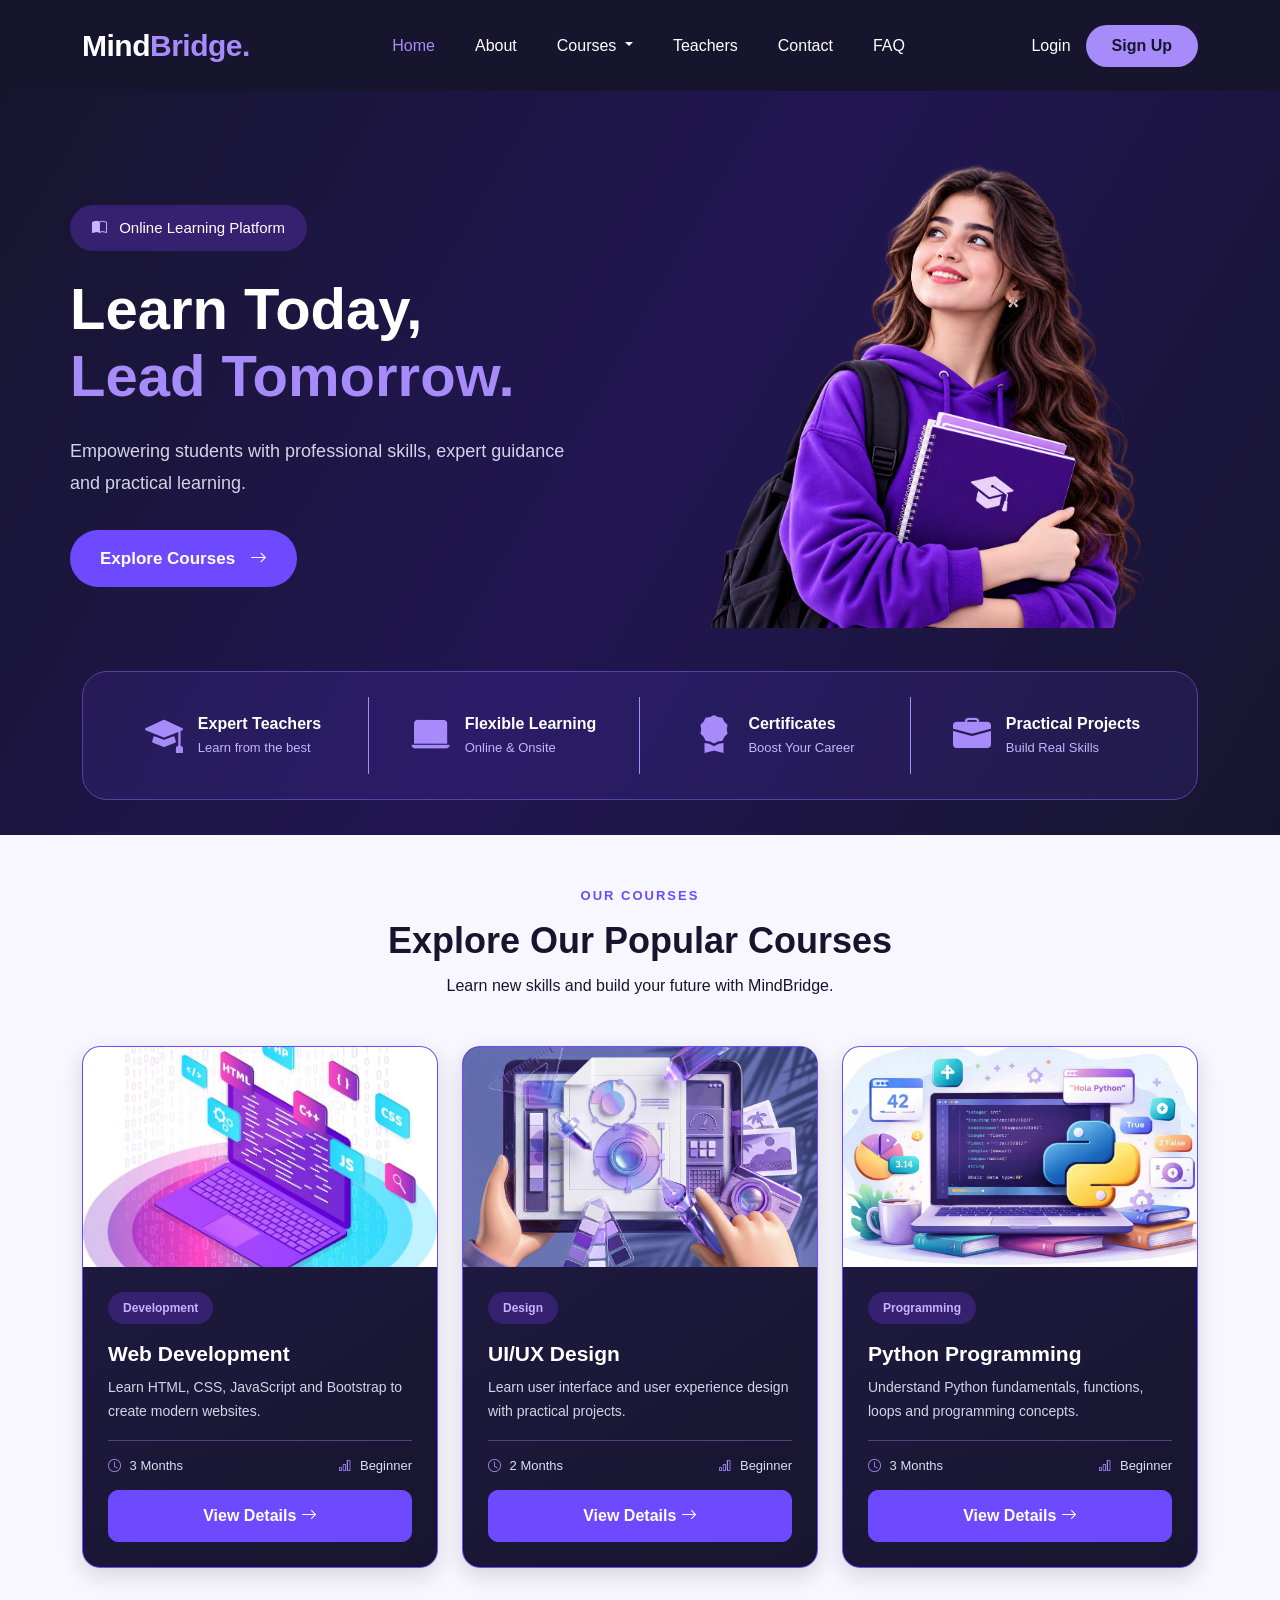
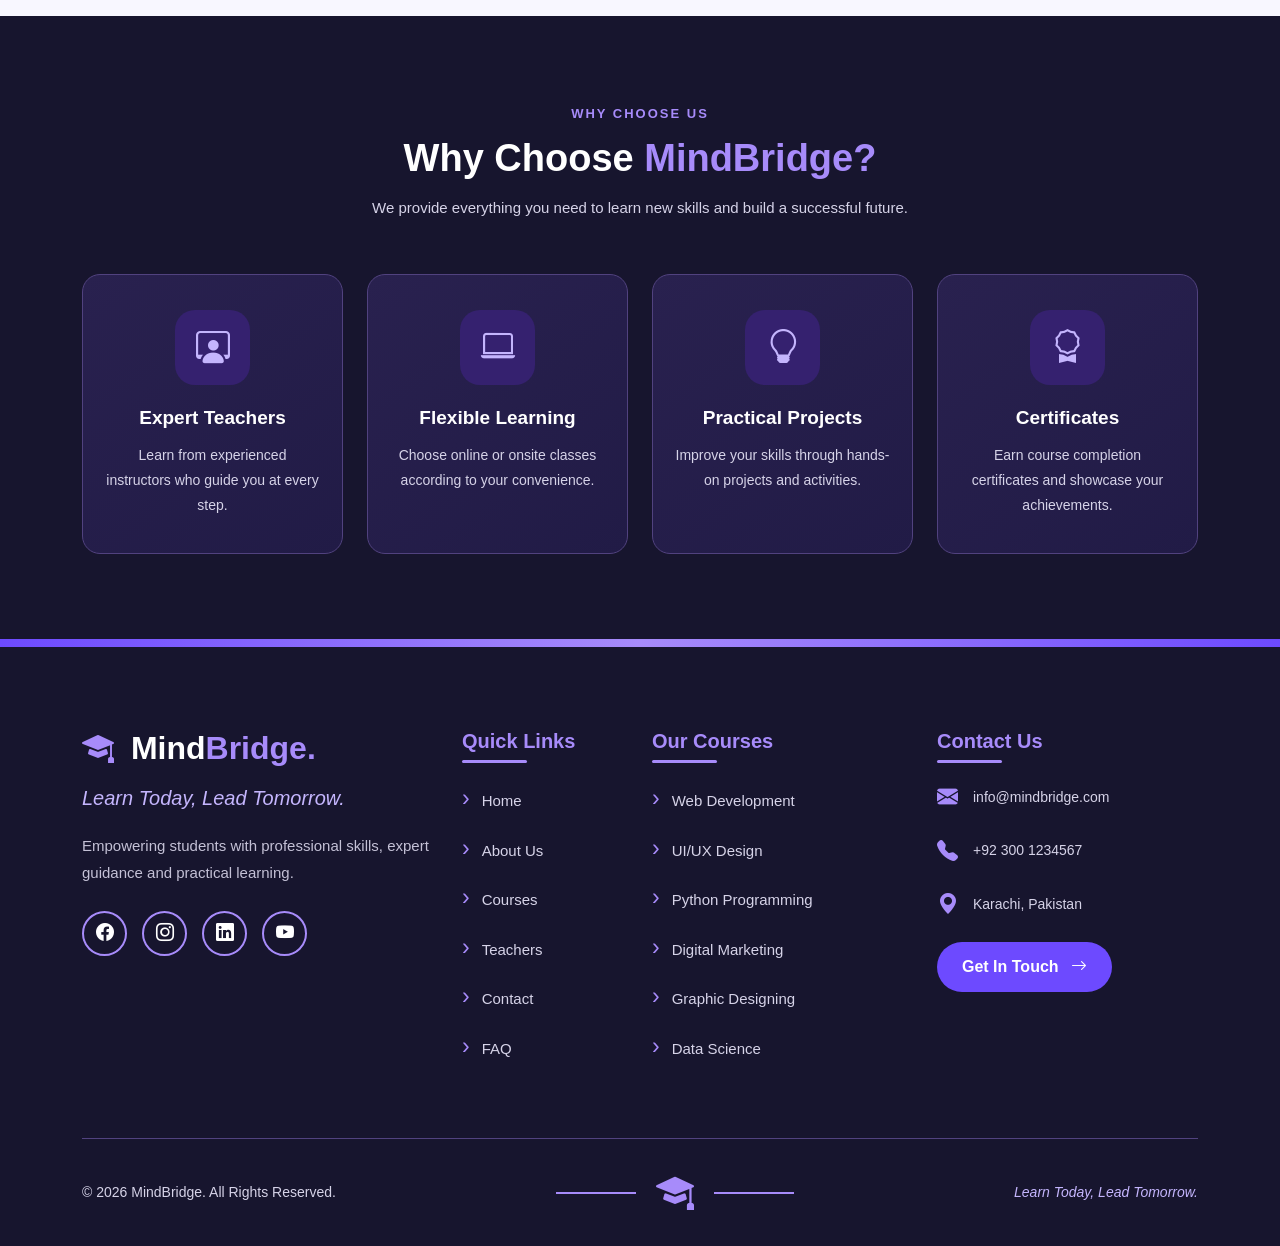
<file: index.html>
<!DOCTYPE html>
<html lang="en">

<head>
    <meta charset="UTF-8">
    <meta name="viewport" content="width=device-width, initial-scale=1.0">

    <title>MindBridge - Learn & Grow</title>

    <!-- Bootstrap CSS -->
    <link href="https://cdn.jsdelivr.net/npm/bootstrap@5.3.3/dist/css/bootstrap.min.css" rel="stylesheet">

    <!-- Custom CSS -->
    <link rel="stylesheet" href="style.css">

    <link rel="stylesheet"
href="https://cdn.jsdelivr.net/npm/bootstrap-icons@1.11.3/font/bootstrap-icons.min.css">

</head>

<body>

<!-- NAVBAR START -->

<nav class="navbar navbar-expand-lg navbar-dark">
    <div class="container">

        <!-- Logo -->
        <a class="navbar-brand" href="index.html">
            Mind<span>Bridge.</span>
        </a>

        <!-- Toggle Button -->
        <button class="navbar-toggler" type="button"
            data-bs-toggle="collapse"
            data-bs-target="#navbarNav"
            aria-controls="navbarNav"
            aria-expanded="false"
            aria-label="Toggle navigation">

            <span class="navbar-toggler-icon"></span>
        </button>

        <!-- Navbar Links -->
        <div class="collapse navbar-collapse" id="navbarNav">

            <ul class="navbar-nav mx-auto">

                <li class="nav-item">
                    <a class="nav-link active" href="index.html">Home</a>
                </li>

                <li class="nav-item">
                    <a class="nav-link" href="about.html">About</a>
                </li>

                <!-- Courses Dropdown -->
                <li class="nav-item dropdown">

                    <a class="nav-link dropdown-toggle"
                       href="#"
                       id="coursesDropdown"
                       role="button"
                       data-bs-toggle="dropdown"
                       aria-expanded="false">
                        Courses
                    </a>

                    <ul class="dropdown-menu" aria-labelledby="coursesDropdown">

                        <li>
                            <a class="dropdown-item" href="web-development.html">
                                Web Development
                            </a>
                        </li>

                        <li>
                            <a class="dropdown-item" href="ui-ux.html">
                                UI/UX Design
                            </a>
                        </li>

                        <li>
                            <a class="dropdown-item" href="python.html">
                                Python Programming
                            </a>
                        </li>

                        <li>
                            <a class="dropdown-item" href="digital-marketing.html">
                                Digital Marketing
                            </a>
                        </li>

                        <li>
                            <a class="dropdown-item" href="graphic-design.html">
                                Graphic Designing
                            </a>
                        </li>

                        <li>
                            <a class="dropdown-item" href="data-science.html">
                                Data Science
                            </a>
                        </li>

                    </ul>
                </li>

                <li class="nav-item">
                    <a class="nav-link" href="teachers.html">Teachers</a>
                </li>

                <li class="nav-item">
                    <a class="nav-link" href="contact.html">Contact</a>
                </li>

                <li class="nav-item">
                    <a class="nav-link" href="faq.html">FAQ</a>
                </li>

            </ul>

            <!-- Login and Sign Up -->
            <div class="nav-buttons">

                <a href="login.html" class="login-btn">
                    Login
                </a>

                <a href="signup.html" class="btn signup-btn">
                    Sign Up
                </a>

            </div>

        </div>
    </div>
</nav>

<!-- NAVBAR END -->




<!-- HERO BANNER START -->

<section class="hero-section">

    <div class="container">

        <div class="row align-items-center">

            <!-- LEFT CONTENT -->
            <div class="col-lg-6 hero-content">

                <span class="hero-badge">
                    <i class="bi bi-book-half"></i>
                    Online Learning Platform
                </span>

                <h1>
                    Learn Today,
                    <span>Lead Tomorrow.</span>
                </h1>

                <p>
                    Empowering students with professional skills,
                    expert guidance and practical learning.
                </p>

                <a href="web development.html" class="hero-btn">
                    Explore Courses
                    <i class="bi bi-arrow-right"></i>
                </a>

            </div>


            <!-- RIGHT IMAGE -->
            <div class="col-lg-6 text-center">

                <div class="hero-image">

                    <img src="img2.png"
                         alt="MindBridge Student Learning">

                </div>

            </div>

        </div>


        <!-- FEATURES SECTION -->
        <div class="hero-features">

            <div class="feature-box">
                <i class="bi bi-mortarboard-fill"></i>
                <div>
                    <h5>Expert Teachers</h5>
                    <p>Learn from the best</p>
                </div>
            </div>

            <div class="feature-box">
                <i class="bi bi-laptop-fill"></i>
                <div>
                    <h5>Flexible Learning</h5>
                    <p>Online & Onsite</p>
                </div>
            </div>

            <div class="feature-box">
                <i class="bi bi-award-fill"></i>
                <div>
                    <h5>Certificates</h5>
                    <p>Boost Your Career</p>
                </div>
            </div>

            <div class="feature-box">
                <i class="bi bi-briefcase-fill"></i>
                <div>
                    <h5>Practical Projects</h5>
                    <p>Build Real Skills</p>
                </div>
            </div>

        </div>

    </div>

</section>

<!-- HERO BANNER END -->






<!-- COURSES SECTION START -->

<section class="courses-section py-5">

    <div class="container">

        <div class="text-center mb-5">
            <span class="section-label">OUR COURSES</span>
            <h2 class="section-title">Explore Our Popular Courses</h2>
            <p>Learn new skills and build your future with MindBridge.</p>
        </div>

        <div class="row g-4">

            <!-- COURSE 1 -->
            <div class="col-lg-4 col-md-6">

                <div class="course-card">

                    <div class="course-img">
                        <img src="web1.jpg" alt="Web Development">
                    </div>

                    <div class="course-content">

                        <span class="course-category">Development</span>

                        <h4>Web Development</h4>

                        <p>
                            Learn HTML, CSS, JavaScript and Bootstrap
                            to create modern websites.
                        </p>

                        <div class="course-info">
                            <span><i class="bi bi-clock"></i> 3 Months</span>
                            <span><i class="bi bi-bar-chart"></i> Beginner</span>
                        </div>

                        <button class="view-btn"
                            data-bs-toggle="modal"
                            data-bs-target="#webModal">
                            View Details
                            <i class="bi bi-arrow-right"></i>
                        </button>

                    </div>

                </div>

            </div>


            <!-- COURSE 2 -->
            <div class="col-lg-4 col-md-6">

                <div class="course-card">

                    <div class="course-img">
                        <img src="ui1.jpg" alt="UI UX Design">
                    </div>

                    <div class="course-content">

                        <span class="course-category">Design</span>

                        <h4>UI/UX Design</h4>

                        <p>
                            Learn user interface and user experience
                            design with practical projects.
                        </p>

                        <div class="course-info">
                            <span><i class="bi bi-clock"></i> 2 Months</span>
                            <span><i class="bi bi-bar-chart"></i> Beginner</span>
                        </div>

                        <button class="view-btn"
                            data-bs-toggle="modal"
                            data-bs-target="#uiuxModal">
                            View Details
                            <i class="bi bi-arrow-right"></i>
                        </button>

                    </div>

                </div>

            </div>


            <!-- COURSE 3 -->
            <div class="col-lg-4 col-md-6">

                <div class="course-card">

                    <div class="course-img">
                        <img src="py1.jpg" alt="Python Programming">
                    </div>

                    <div class="course-content">

                        <span class="course-category">Programming</span>

                        <h4>Python Programming</h4>

                        <p>
                            Understand Python fundamentals, functions,
                            loops and programming concepts.
                        </p>

                        <div class="course-info">
                            <span><i class="bi bi-clock"></i> 3 Months</span>
                            <span><i class="bi bi-bar-chart"></i> Beginner</span>
                        </div>

                        <button class="view-btn"
                            data-bs-toggle="modal"
                            data-bs-target="#pythonModal">
                            View Details
                            <i class="bi bi-arrow-right"></i>
                        </button>

                    </div>

                </div>

            </div>

        </div>

    </div>

</section>


<!-- WEB DEVELOPMENT MODAL -->

<div class="modal fade" id="webModal" tabindex="-1">

    <div class="modal-dialog modal-dialog-centered">

        <div class="modal-content course-modal">

            <div class="modal-header">
                <h4 class="modal-title">Web Development</h4>

                <button type="button" class="btn-close"
                    data-bs-dismiss="modal"></button>
            </div>

            <div class="modal-body">

                <h6>Course Description</h6>

                <p>
                    Learn to build responsive and professional
                    websites using modern web technologies.
                </p>

                <h6>What You Will Learn</h6>

                <ul>
                    <li>HTML5 and CSS3</li>
                    <li>Bootstrap 5</li>
                    <li>JavaScript Fundamentals</li>
                    <li>Responsive Website Development</li>
                    <li>Practical Projects</li>
                </ul>

                <p><strong>Duration:</strong> 3 Months</p>
                <p><strong>Level:</strong> Beginner</p>
                <p><strong>Mode:</strong> Online / Onsite</p>

            </div>

            <div class="modal-footer">

                <a href="register.html" class="admission-btn">
                    Apply for Admission
                    <i class="bi bi-arrow-right"></i>
                </a>

            </div>

        </div>

    </div>

</div>


<!-- UI UX MODAL -->

<div class="modal fade" id="uiuxModal" tabindex="-1">

    <div class="modal-dialog modal-dialog-centered">

        <div class="modal-content course-modal">

            <div class="modal-header">
                <h4 class="modal-title">UI/UX Design</h4>

                <button type="button" class="btn-close"
                    data-bs-dismiss="modal"></button>
            </div>

            <div class="modal-body">

                <h6>Course Description</h6>

                <p>
                    Learn how to design attractive and
                    user-friendly websites and applications.
                </p>

                <h6>What You Will Learn</h6>

                <ul>
                    <li>UI Design Principles</li>
                    <li>UX Research</li>
                    <li>Wireframing</li>
                    <li>Prototyping</li>
                    <li>Practical Design Projects</li>
                </ul>

                <p><strong>Duration:</strong> 2 Months</p>
                <p><strong>Level:</strong> Beginner</p>
                <p><strong>Mode:</strong> Online / Onsite</p>

            </div>

            <div class="modal-footer">

                <a href="register.html" class="admission-btn">
                    Apply for Admission
                    <i class="bi bi-arrow-right"></i>
                </a>

            </div>

        </div>

    </div>

</div>


<!-- PYTHON MODAL -->

<div class="modal fade" id="pythonModal" tabindex="-1">

    <div class="modal-dialog modal-dialog-centered">

        <div class="modal-content course-modal">

            <div class="modal-header">
                <h4 class="modal-title">Python Programming</h4>

                <button type="button" class="btn-close"
                    data-bs-dismiss="modal"></button>
            </div>

            <div class="modal-body">

                <h6>Course Description</h6>

                <p>
                    Start your programming journey with Python
                    and learn the fundamentals of coding.
                </p>

                <h6>What You Will Learn</h6>

                <ul>
                    <li>Python Basics</li>
                    <li>Variables and Data Types</li>
                    <li>Loops and Functions</li>
                    <li>Lists and Dictionaries</li>
                    <li>Practical Coding Projects</li>
                </ul>

                <p><strong>Duration:</strong> 3 Months</p>
                <p><strong>Level:</strong> Beginner</p>
                <p><strong>Mode:</strong> Online / Onsite</p>

            </div>

            <div class="modal-footer">

                <a href="register.html" class="admission-btn">
                    Apply for Admission
                    <i class="bi bi-arrow-right"></i>
                </a>

            </div>

        </div>

    </div>

</div>

<!-- COURSES SECTION END -->







<!-- WHY CHOOSE MINDBRIDGE START -->

<section class="why-section">

    <div class="container">

        <!-- Section Heading -->
        <div class="text-center why-heading">

            <span class="why-label">WHY CHOOSE US</span>

            <h2>Why Choose <span>MindBridge?</span></h2>

            <p>
                We provide everything you need to learn new skills
                and build a successful future.
            </p>

        </div>


        <!-- Feature Cards -->
        <div class="row g-4">

            <!-- Card 1 -->
            <div class="col-lg-3 col-md-6">

                <div class="why-card">

                    <div class="why-icon">
                        <i class="bi bi-person-workspace"></i>
                    </div>

                    <h4>Expert Teachers</h4>

                    <p>
                        Learn from experienced instructors
                        who guide you at every step.
                    </p>

                </div>

            </div>


            <!-- Card 2 -->
            <div class="col-lg-3 col-md-6">

                <div class="why-card">

                    <div class="why-icon">
                        <i class="bi bi-laptop"></i>
                    </div>

                    <h4>Flexible Learning</h4>

                    <p>
                        Choose online or onsite classes
                        according to your convenience.
                    </p>

                </div>

            </div>


            <!-- Card 3 -->
            <div class="col-lg-3 col-md-6">

                <div class="why-card">

                    <div class="why-icon">
                        <i class="bi bi-lightbulb"></i>
                    </div>

                    <h4>Practical Projects</h4>

                    <p>
                        Improve your skills through
                        hands-on projects and activities.
                    </p>

                </div>

            </div>


            <!-- Card 4 -->
            <div class="col-lg-3 col-md-6">

                <div class="why-card">

                    <div class="why-icon">
                        <i class="bi bi-award"></i>
                    </div>

                    <h4>Certificates</h4>

                    <p>
                        Earn course completion certificates
                        and showcase your achievements.
                    </p>

                </div>

            </div>

        </div>

    </div>

</section>

<!-- WHY CHOOSE MINDBRIDGE END -->












<!-- FOOTER START -->

<footer class="footer">

    <div class="footer-wave"></div>

    <div class="container">

        <div class="row gy-5 footer-content">

            <!-- BRAND SECTION -->
            <div class="col-lg-4 col-md-6">

                <h2 class="footer-logo">
                    <i class="bi bi-mortarboard-fill"></i>
                    Mind<span>Bridge.</span>
                </h2>

                <h4 class="footer-tagline">
                    Learn Today, Lead Tomorrow.
                </h4>

                <p class="footer-text">
                    Empowering students with professional skills,
                    expert guidance and practical learning.
                </p>

                <!-- SOCIAL ICONS -->
                <div class="social-links">

                    <a href="#" aria-label="Facebook">
                        <i class="bi bi-facebook"></i>
                    </a>

                    <a href="#" aria-label="Instagram">
                        <i class="bi bi-instagram"></i>
                    </a>

                    <a href="#" aria-label="LinkedIn">
                        <i class="bi bi-linkedin"></i>
                    </a>

                    <a href="#" aria-label="YouTube">
                        <i class="bi bi-youtube"></i>
                    </a>

                </div>

            </div>


            <!-- QUICK LINKS -->
            <div class="col-lg-2 col-md-6">

                <h5>Quick Links</h5>

                <ul class="footer-links">

                    <li><a href="index.html">Home</a></li>
                    <li><a href="about.html">About Us</a></li>
                    <li><a href="courses.html">Courses</a></li>
                    <li><a href="teachers.html">Teachers</a></li>
                    <li><a href="contact.html">Contact</a></li>
                    <li><a href="faq.html">FAQ</a></li>

                </ul>

            </div>


            <!-- COURSES -->
            <div class="col-lg-3 col-md-6">

                <h5>Our Courses</h5>

                <ul class="footer-links">

                    <li>
                        <a href="web development.html">Web Development</a>
                    </li>

                    <li>
                        <a href="ui-ux.html">UI/UX Design</a>
                    </li>

                    <li>
                        <a href="python.html">Python Programming</a>
                    </li>

                    <li>
                        <a href="digital-marketing.html">Digital Marketing</a>
                    </li>

                    <li>
                        <a href="graphic-design.html">Graphic Designing</a>
                    </li>

                    <li>
                        <a href="data-science.html">Data Science</a>
                    </li>

                </ul>

            </div>


            <!-- CONTACT -->
            <div class="col-lg-3 col-md-6">

                <h5>Contact Us</h5>

                <ul class="footer-contact">

                    <li>
                        <i class="bi bi-envelope-fill"></i>
                        info@mindbridge.com
                    </li>

                    <li>
                        <i class="bi bi-telephone-fill"></i>
                        +92 300 1234567
                    </li>

                    <li>
                        <i class="bi bi-geo-alt-fill"></i>
                        Karachi, Pakistan
                    </li>

                </ul>

                <a href="contact.html" class="footer-btn">
                    Get In Touch
                    <i class="bi bi-arrow-right"></i>
                </a>

            </div>

        </div>


        <!-- FOOTER BOTTOM -->
        <div class="footer-bottom">

            <p>
                © 2026 MindBridge. All Rights Reserved.
            </p>

            <div class="footer-cap">
                <span></span>
                <i class="bi bi-mortarboard-fill"></i>
                <span></span>
            </div>

            <p class="bottom-tagline">
                Learn Today, Lead Tomorrow.
            </p>

        </div>

    </div>

</footer>

<!-- FOOTER END -->


    <!-- Bootstrap JS -->
    <script src="https://cdn.jsdelivr.net/npm/bootstrap@5.3.3/dist/js/bootstrap.bundle.min.js"></script>

</body>
</html>
</file>
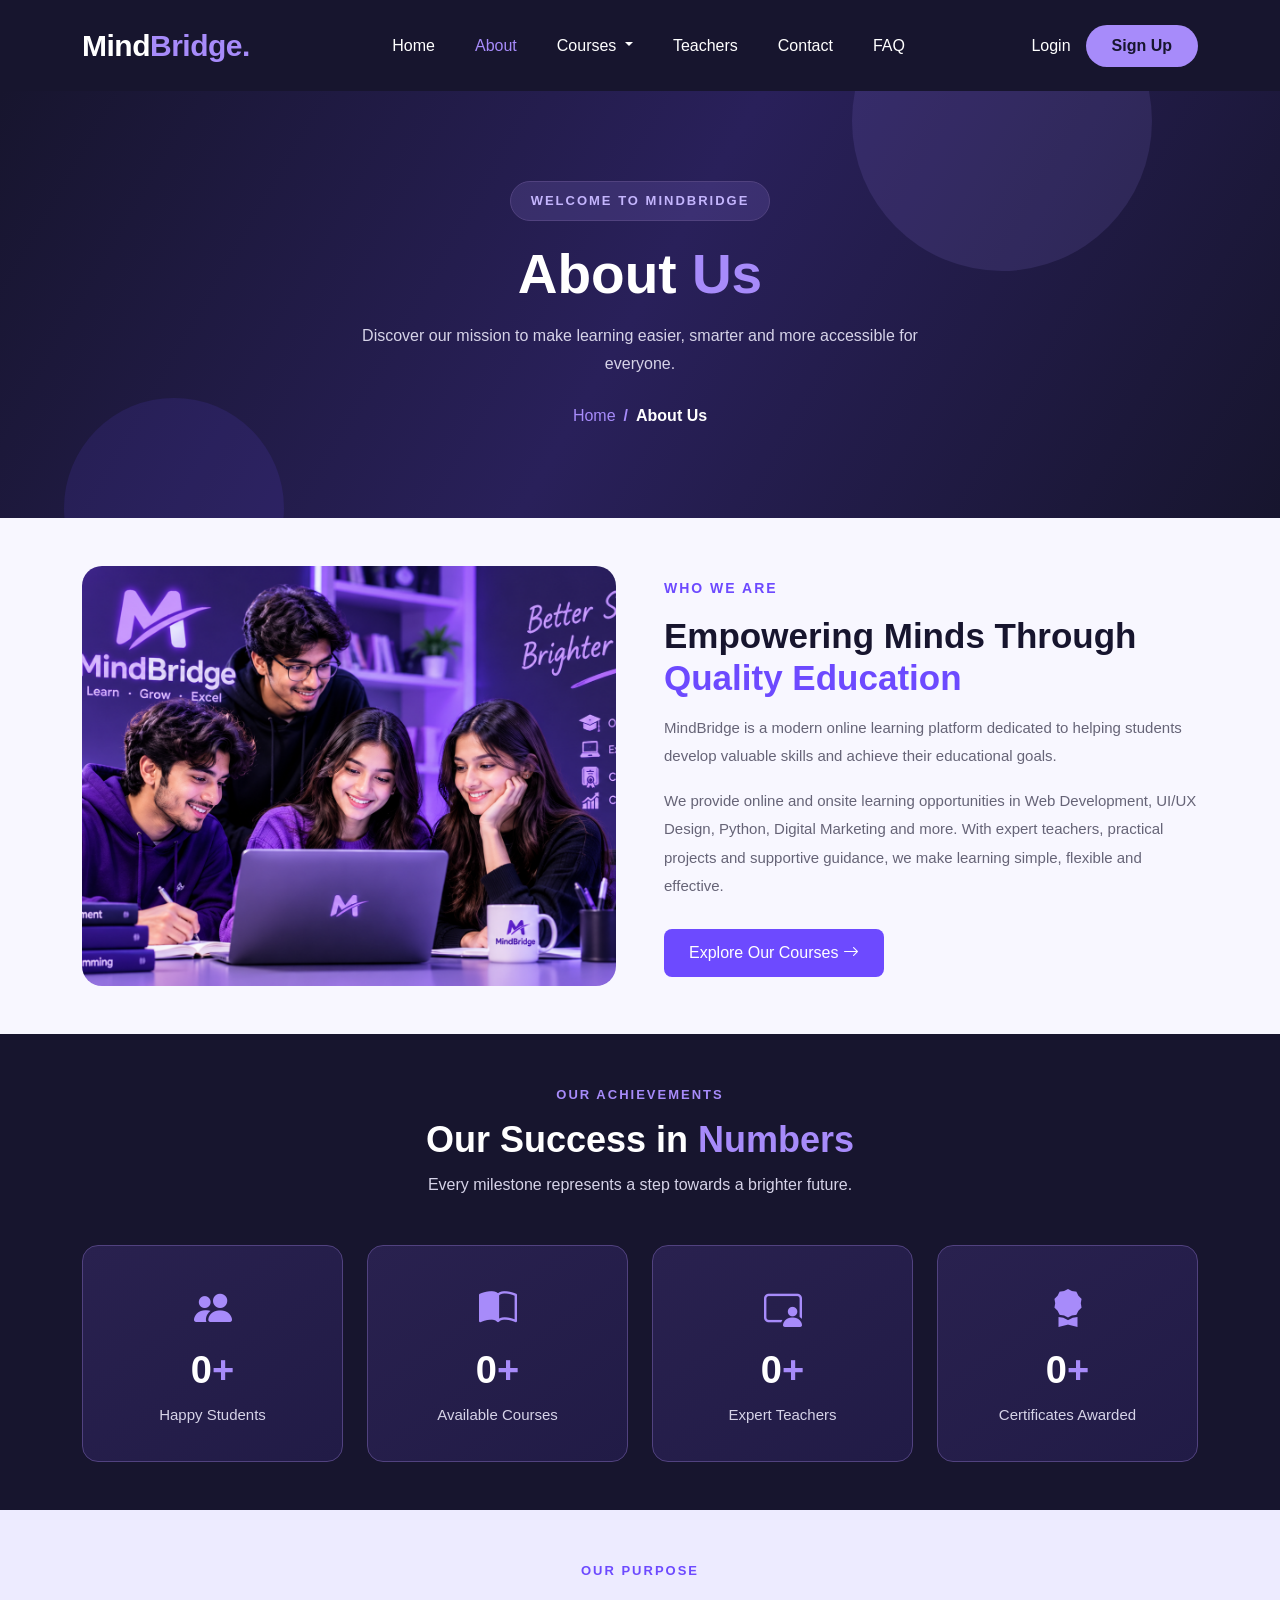
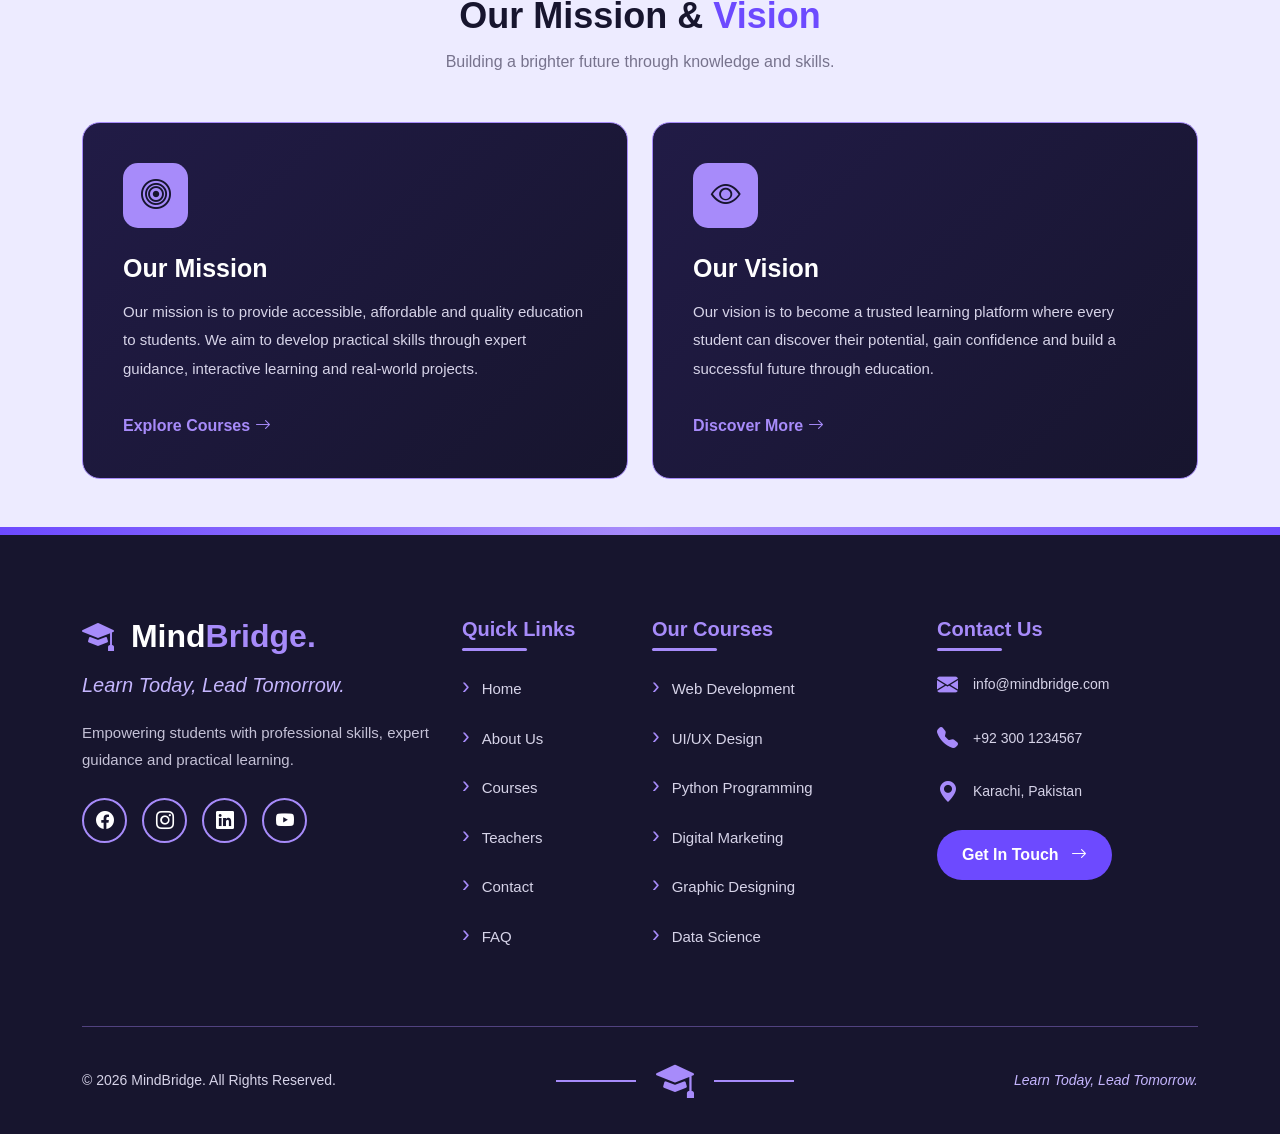
<file: about.html>
<!DOCTYPE html>
<html lang="en">

<head>
    <meta charset="UTF-8">
    <meta name="viewport" content="width=device-width, initial-scale=1.0">

    <title>MindBridge - Learn & Grow</title>

    <!-- Bootstrap CSS -->
    <link href="https://cdn.jsdelivr.net/npm/bootstrap@5.3.3/dist/css/bootstrap.min.css" rel="stylesheet">

    <!-- Custom CSS -->
    <link rel="stylesheet" href="about.css">

    <link rel="stylesheet"
href="https://cdn.jsdelivr.net/npm/bootstrap-icons@1.11.3/font/bootstrap-icons.min.css">
</head>

<body>

    <!-- NAVBAR START -->

    <nav class="navbar navbar-expand-lg navbar-dark">

        <div class="container">

            <!-- Logo -->
            <a class="navbar-brand" href="index.html">
                Mind<span>Bridge.</span>
            </a>

            <!-- Toggle Button -->
            <button class="navbar-toggler" type="button"
                data-bs-toggle="collapse"
                data-bs-target="#navbarNav"
                aria-controls="navbarNav"
                aria-expanded="false"
                aria-label="Toggle navigation">

                <span class="navbar-toggler-icon"></span>

            </button>

            <!-- Navbar Links -->
            <div class="collapse navbar-collapse" id="navbarNav">

                <ul class="navbar-nav mx-auto">

                    <li class="nav-item">
                        <a class="nav-link" href="index.html">Home</a>
                    </li>

                    <li class="nav-item">
                        <a class="nav-link active" href="about.html">About</a>
                    </li>

                    <!-- Courses Dropdown -->
                    <li class="nav-item dropdown">

                        <a class="nav-link dropdown-toggle"
                            href="courses.html"
                            role="button"
                            data-bs-toggle="dropdown"
                            aria-expanded="false">

                            Courses

                        </a>

                        <ul class="dropdown-menu">

                            <li>
                                <a class="dropdown-item" href="web development.html">
                                    Web Development
                                </a>
                            </li>

                            <li>
                                <a class="dropdown-item" href="ui-ux.html">
                                    UI/UX Design
                                </a>
                            </li>

                            <li>
                                <a class="dropdown-item" href="python.html">
                                    Python Programming
                                </a>
                            </li>

                            <li>
                                <a class="dropdown-item" href="digital-marketing.html">
                                    Digital Marketing
                                </a>
                            </li>

                            <li>
                                <a class="dropdown-item" href="graphic-design.html">
                                    Graphic Designing
                                </a>
                            </li>

                            <li>
                                <a class="dropdown-item" href="data-science.html">
                                    Data Science
                                </a>
                            </li>

                        </ul>

                    </li>

                    <li class="nav-item">
                        <a class="nav-link" href="teachers.html">Teachers</a>
                    </li>

                    <li class="nav-item">
                        <a class="nav-link" href="contact.html">Contact</a>
                    </li>

                    <li class="nav-item">
                        <a class="nav-link" href="faq.html">FAQ</a>
                    </li>

                </ul>

                <!-- Login and Sign Up -->
                <div class="nav-buttons">

                    <a href="login.html" class="login-btn">
                        Login
                    </a>

                    <a href="signup.html" class="btn signup-btn">
                        Sign Up
                    </a>

                </div>

            </div>

        </div>

    </nav>

    <!-- NAVBAR END -->





<!-- ABOUT HERO BANNER START -->

<section class="about-banner">

    <div class="container">

        <div class="about-banner-content">

            <span class="about-label">
                WELCOME TO MINDBRIDGE
            </span>

            <h1>About <span>Us</span></h1>

            <p>
                Discover our mission to make learning easier,
                smarter and more accessible for everyone.
            </p>

            <!-- BREADCRUMB -->
            <nav aria-label="breadcrumb">

                <ol class="breadcrumb about-breadcrumb">

                    <li class="breadcrumb-item">
                        <a href="index.html">Home</a>
                    </li>

                    <li class="breadcrumb-item active"
                        aria-current="page">
                        About Us
                    </li>

                </ol>

            </nav>

        </div>

    </div>

</section>

<!-- ABOUT HERO BANNER END -->






<!-- who we are--- -->

<section class="who-we-are py-5">
    <div class="container">
        <div class="row align-items-center g-5">

            <!-- Left Image -->
            <div class="col-lg-6">
                <div class="about-image">
                    <img src="who.png"
                         alt="Students learning at MindBridge"
                         class="img-fluid">
                </div>
            </div>

            <!-- Right Content -->
            <div class="col-lg-6">
                <span class="about-tag">WHO WE ARE</span>

                <h2>
                    Empowering Minds Through
                    <span>Quality Education</span>
                </h2>

                <p>
                    MindBridge is a modern online learning platform
                    dedicated to helping students develop valuable
                    skills and achieve their educational goals.
                </p>

                <p>
                    We provide online and onsite learning opportunities
                    in Web Development, UI/UX Design, Python,
                    Digital Marketing and more. With expert teachers,
                    practical projects and supportive guidance, we
                    make learning simple, flexible and effective.
                </p>

                <a href="courses.html" class="about-btn">
                    Explore Our Courses
                    <i class="bi bi-arrow-right"></i>
                </a>
            </div>

        </div>
    </div>
</section>






<!-- Achievements Start -->

<section class="achievements py-5">
    <div class="container">

        <div class="text-center mb-5">
            <span class="achievement-tag">OUR ACHIEVEMENTS</span>
            <h2>Our Success in <span>Numbers</span></h2>
            <p>Every milestone represents a step towards a brighter future.</p>
        </div>

        <div class="row g-4">

            <div class="col-md-6 col-lg-3">
                <div class="achievement-card">
                    <i class="bi bi-people-fill"></i>
                    <h3 class="counter" data-target="500">0</h3>
                    <p>Happy Students</p>
                </div>
            </div>

            <div class="col-md-6 col-lg-3">
                <div class="achievement-card">
                    <i class="bi bi-book-half"></i>
                    <h3 class="counter" data-target="25">0</h3>
                    <p>Available Courses</p>
                </div>
            </div>

            <div class="col-md-6 col-lg-3">
                <div class="achievement-card">
                    <i class="bi bi-person-video3"></i>
                    <h3 class="counter" data-target="15">0</h3>
                    <p>Expert Teachers</p>
                </div>
            </div>

            <div class="col-md-6 col-lg-3">
                <div class="achievement-card">
                    <i class="bi bi-award-fill"></i>
                    <h3 class="counter" data-target="350">0</h3>
                    <p>Certificates Awarded</p>
                </div>
            </div>

        </div>
    </div>
</section>

<!-- Achievements End -->




<!-- Mission & Vision Start -->

<section class="mission-vision py-5">
    <div class="container">

        <div class="text-center mb-5">
            <span class="section-tag">OUR PURPOSE</span>
            <h2>Our Mission & <span>Vision</span></h2>
            <p>Building a brighter future through knowledge and skills.</p>
        </div>

        <div class="row g-4">

            <!-- Mission Card -->
            <div class="col-md-6">
                <div class="mission-card">
                    <div class="mission-icon">
                        <i class="bi bi-bullseye"></i>
                    </div>

                    <h3>Our Mission</h3>

                    <p>
                        Our mission is to provide accessible, affordable
                        and quality education to students. We aim to
                        develop practical skills through expert guidance,
                        interactive learning and real-world projects.
                    </p>

                    <a href="courses.html">Explore Courses
                        <i class="bi bi-arrow-right"></i>
                    </a>
                </div>
            </div>

            <!-- Vision Card -->
            <div class="col-md-6">
                <div class="vision-card">
                    <div class="vision-icon">
                        <i class="bi bi-eye"></i>
                    </div>

                    <h3>Our Vision</h3>

                    <p>
                        Our vision is to become a trusted learning
                        platform where every student can discover
                        their potential, gain confidence and build
                        a successful future through education.
                    </p>

                    <a href="about.html">Discover More
                        <i class="bi bi-arrow-right"></i>
                    </a>
                </div>
            </div>

        </div>
    </div>
</section>

<!-- Mission & Vision End -->












<!-- FOOTER START -->

<footer class="footer">

    <div class="footer-wave"></div>

    <div class="container">

        <div class="row gy-5 footer-content">

            <!-- BRAND SECTION -->
            <div class="col-lg-4 col-md-6">

                <h2 class="footer-logo">
                    <i class="bi bi-mortarboard-fill"></i>
                    Mind<span>Bridge.</span>
                </h2>

                <h4 class="footer-tagline">
                    Learn Today, Lead Tomorrow.
                </h4>

                <p class="footer-text">
                    Empowering students with professional skills,
                    expert guidance and practical learning.
                </p>

                <!-- SOCIAL ICONS -->
                <div class="social-links">

                    <a href="#" aria-label="Facebook">
                        <i class="bi bi-facebook"></i>
                    </a>

                    <a href="#" aria-label="Instagram">
                        <i class="bi bi-instagram"></i>
                    </a>

                    <a href="#" aria-label="LinkedIn">
                        <i class="bi bi-linkedin"></i>
                    </a>

                    <a href="#" aria-label="YouTube">
                        <i class="bi bi-youtube"></i>
                    </a>

                </div>

            </div>


            <!-- QUICK LINKS -->
            <div class="col-lg-2 col-md-6">

                <h5>Quick Links</h5>

                <ul class="footer-links">

                    <li><a href="index.html">Home</a></li>
                    <li><a href="about.html">About Us</a></li>
                    <li><a href="courses.html">Courses</a></li>
                    <li><a href="teachers.html">Teachers</a></li>
                    <li><a href="contact.html">Contact</a></li>
                    <li><a href="faq.html">FAQ</a></li>

                </ul>

            </div>


            <!-- COURSES -->
            <div class="col-lg-3 col-md-6">

                <h5>Our Courses</h5>

                <ul class="footer-links">

                    <li>
                        <a href="web-development.html">Web Development</a>
                    </li>

                    <li>
                        <a href="ui-ux.html">UI/UX Design</a>
                    </li>

                    <li>
                        <a href="python.html">Python Programming</a>
                    </li>

                    <li>
                        <a href="digital-marketing.html">Digital Marketing</a>
                    </li>

                    <li>
                        <a href="graphic-design.html">Graphic Designing</a>
                    </li>

                    <li>
                        <a href="data-science.html">Data Science</a>
                    </li>

                </ul>

            </div>


            <!-- CONTACT -->
            <div class="col-lg-3 col-md-6">

                <h5>Contact Us</h5>

                <ul class="footer-contact">

                    <li>
                        <i class="bi bi-envelope-fill"></i>
                        info@mindbridge.com
                    </li>

                    <li>
                        <i class="bi bi-telephone-fill"></i>
                        +92 300 1234567
                    </li>

                    <li>
                        <i class="bi bi-geo-alt-fill"></i>
                        Karachi, Pakistan
                    </li>

                </ul>

                <a href="contact.html" class="footer-btn">
                    Get In Touch
                    <i class="bi bi-arrow-right"></i>
                </a>

            </div>

        </div>


        <!-- FOOTER BOTTOM -->
        <div class="footer-bottom">

            <p>
                © 2026 MindBridge. All Rights Reserved.
            </p>

            <div class="footer-cap">
                <span></span>
                <i class="bi bi-mortarboard-fill"></i>
                <span></span>
            </div>

            <p class="bottom-tagline">
                Learn Today, Lead Tomorrow.
            </p>

        </div>

    </div>

</footer>

<!-- FOOTER END -->


    <!-- Bootstrap JS -->
    <script src="https://cdn.jsdelivr.net/npm/bootstrap@5.3.3/dist/js/bootstrap.bundle.min.js"></script>

</body>
</html>
</file>
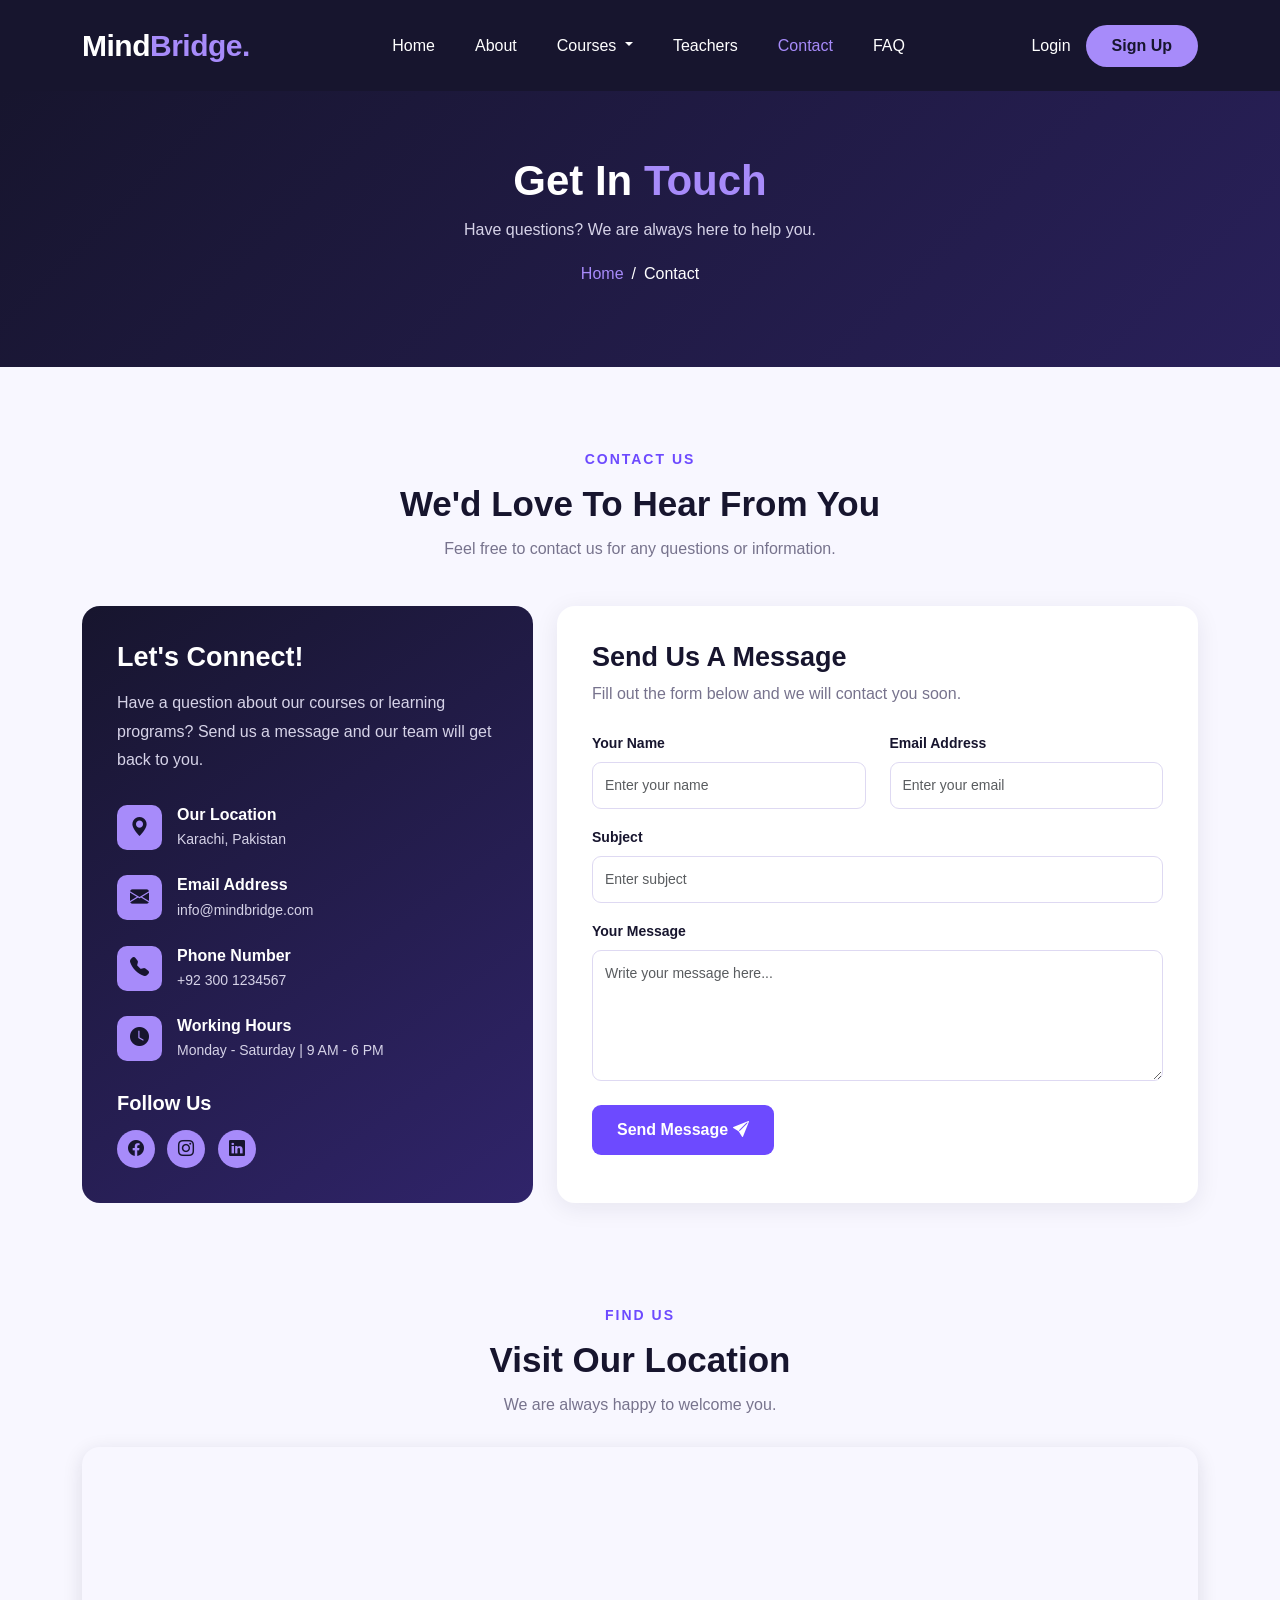
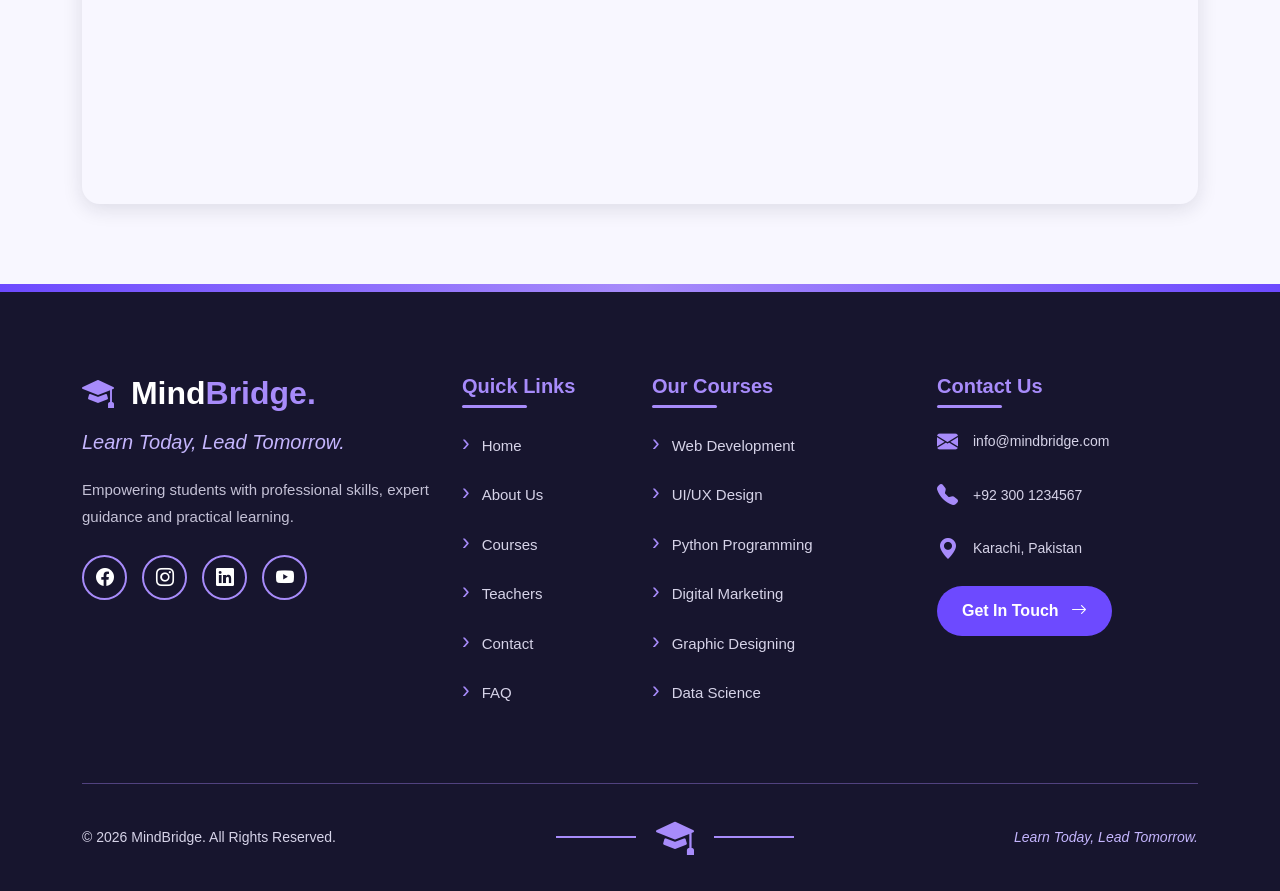
<file: contact.html>
<!DOCTYPE html>
<html lang="en">

<head>
    <meta charset="UTF-8">
    <meta name="viewport" content="width=device-width, initial-scale=1.0">

    <title>MindBridge - Learn & Grow</title>

    <!-- Bootstrap CSS -->
    <link href="https://cdn.jsdelivr.net/npm/bootstrap@5.3.3/dist/css/bootstrap.min.css" rel="stylesheet">

    <!-- Custom CSS -->
    <link rel="stylesheet" href="contact.css    ">

    <link rel="stylesheet"
href="https://cdn.jsdelivr.net/npm/bootstrap-icons@1.11.3/font/bootstrap-icons.min.css">

</head>

<body>

    <!-- NAVBAR START -->

    <nav class="navbar navbar-expand-lg navbar-dark">

        <div class="container">

            <!-- Logo -->
            <a class="navbar-brand" href="index.html">
                Mind<span>Bridge.</span>
            </a>

            <!-- Toggle Button -->
            <button class="navbar-toggler" type="button"
                data-bs-toggle="collapse"
                data-bs-target="#navbarNav"
                aria-controls="navbarNav"
                aria-expanded="false"
                aria-label="Toggle navigation">

                <span class="navbar-toggler-icon"></span>

            </button>

            <!-- Navbar Links -->
            <div class="collapse navbar-collapse" id="navbarNav">

                <ul class="navbar-nav mx-auto">

                    <li class="nav-item">
                        <a class="nav-link" href="index.html">Home</a>
                    </li>

                    <li class="nav-item">
                        <a class="nav-link" href="about.html">About</a>
                    </li>

                    <!-- Courses Dropdown -->
                    <li class="nav-item dropdown">

                        <a class="nav-link dropdown-toggle"
                            href="courses.html"
                            role="button"
                            data-bs-toggle="dropdown"
                            aria-expanded="false">

                            Courses

                        </a>

                        <ul class="dropdown-menu">

                            <li>
                                <a class="dropdown-item" href="web development.html">
                                    Web Development
                                </a>
                            </li>

                            <li>
                                <a class="dropdown-item" href="ui-ux.html">
                                    UI/UX Design
                                </a>
                            </li>

                            <li>
                                <a class="dropdown-item" href="python.html">
                                    Python Programming
                                </a>
                            </li>

                            <li>
                                <a class="dropdown-item" href="digital-marketing.html">
                                    Digital Marketing
                                </a>
                            </li>

                            <li>
                                <a class="dropdown-item" href="graphic-design.html">
                                    Graphic Designing
                                </a>
                            </li>

                            <li>
                                <a class="dropdown-item" href="data-science.html">
                                    Data Science
                                </a>
                            </li>

                        </ul>

                    </li>

                    <li class="nav-item">
                        <a class="nav-link" href="teachers.html">Teachers</a>
                    </li>

                    <li class="nav-item">
                        <a class="nav-link active" href="contact.html">Contact</a>
                    </li>

                    <li class="nav-item">
                        <a class="nav-link" href="faq.html">FAQ</a>
                    </li>

                </ul>

                <!-- Login and Sign Up -->
                <div class="nav-buttons">

                    <a href="login.html" class="login-btn">
                        Login
                    </a>

                    <a href="signup.html" class="btn signup-btn">
                        Sign Up
                    </a>

                </div>

            </div>

        </div>

    </nav>

    <!-- NAVBAR END -->





<!-- CONTACT BANNER START -->
<section class="contact-banner">
    <div class="container text-center">
        <h1>Get In <span>Touch</span></h1>
        <p>Have questions? We are always here to help you.</p>

        <nav aria-label="breadcrumb">
            <ol class="breadcrumb justify-content-center">
                <li class="breadcrumb-item">
                    <a href="index.html">Home</a>
                </li>
                <li class="breadcrumb-item active">Contact</li>
            </ol>
        </nav>
    </div>
</section>
<!-- CONTACT BANNER END -->


<!-- CONTACT SECTION START -->
<section class="contact-section">
    <div class="container">

        <div class="text-center contact-heading">
            <span>CONTACT US</span>
            <h2>We'd Love To Hear From You</h2>
            <p>Feel free to contact us for any questions or information.</p>
        </div>

        <div class="row g-4">

            <!-- CONTACT INFORMATION -->
            <div class="col-lg-5">
                <div class="contact-info">

                    <h3>Let's Connect!</h3>
                    <p class="info-text">
                        Have a question about our courses or learning programs?
                        Send us a message and our team will get back to you.
                    </p>

                    <div class="info-box">
                        <div class="info-icon">
                            <i class="bi bi-geo-alt-fill"></i>
                        </div>
                        <div>
                            <h5>Our Location</h5>
                            <p>Karachi, Pakistan</p>
                        </div>
                    </div>

                    <div class="info-box">
                        <div class="info-icon">
                            <i class="bi bi-envelope-fill"></i>
                        </div>
                        <div>
                            <h5>Email Address</h5>
                            <p>info@mindbridge.com</p>
                        </div>
                    </div>

                    <div class="info-box">
                        <div class="info-icon">
                            <i class="bi bi-telephone-fill"></i>
                        </div>
                        <div>
                            <h5>Phone Number</h5>
                            <p>+92 300 1234567</p>
                        </div>
                    </div>

                    <div class="info-box">
                        <div class="info-icon">
                            <i class="bi bi-clock-fill"></i>
                        </div>
                        <div>
                            <h5>Working Hours</h5>
                            <p>Monday - Saturday | 9 AM - 6 PM</p>
                        </div>
                    </div>

                    <div class="contact-social">
                        <h5>Follow Us</h5>
                        <a href="#"><i class="bi bi-facebook"></i></a>
                        <a href="#"><i class="bi bi-instagram"></i></a>
                        <a href="#"><i class="bi bi-linkedin"></i></a>
                    </div>

                </div>
            </div>


            <!-- CONTACT FORM -->
            <div class="col-lg-7">
                <div class="contact-form">

                    <h3>Send Us A Message</h3>
                    <p>Fill out the form below and we will contact you soon.</p>

                    <form>

                        <div class="row">
                            <div class="col-md-6 mb-3">
                                <label class="form-label">Your Name</label>
                                <input type="text" class="form-control"
                                    placeholder="Enter your name" required>
                            </div>

                            <div class="col-md-6 mb-3">
                                <label class="form-label">Email Address</label>
                                <input type="email" class="form-control"
                                    placeholder="Enter your email" required>
                            </div>
                        </div>

                        <div class="mb-3">
                            <label class="form-label">Subject</label>
                            <input type="text" class="form-control"
                                placeholder="Enter subject" required>
                        </div>

                        <div class="mb-4">
                            <label class="form-label">Your Message</label>
                            <textarea class="form-control" rows="5"
                                placeholder="Write your message here..." required></textarea>
                        </div>

                        <button type="submit" class="contact-btn">
                            Send Message <i class="bi bi-send-fill"></i>
                        </button>

                    </form>
                </div>
            </div>

        </div>
    </div>
</section>
<!-- CONTACT SECTION END -->


<!-- MAP SECTION START -->
<section class="map-section">
    <div class="container">
        <div class="text-center">
            <span>FIND US</span>
            <h2>Visit Our Location</h2>
            <p>We are always happy to welcome you.</p>
        </div>

        <div class="map-box">
            <iframe
                src="https://www.google.com/maps?q=Karachi,Pakistan&output=embed"
                width="100%"
                height="350"
                style="border:0;"
                allowfullscreen=""
                loading="lazy">
            </iframe>
        </div>
    </div>
</section>
<!-- MAP SECTION END -->









<!-- FOOTER START -->

<footer class="footer">

    <div class="footer-wave"></div>

    <div class="container">

        <div class="row gy-5 footer-content">

            <!-- BRAND SECTION -->
            <div class="col-lg-4 col-md-6">

                <h2 class="footer-logo">
                    <i class="bi bi-mortarboard-fill"></i>
                    Mind<span>Bridge.</span>
                </h2>

                <h4 class="footer-tagline">
                    Learn Today, Lead Tomorrow.
                </h4>

                <p class="footer-text">
                    Empowering students with professional skills,
                    expert guidance and practical learning.
                </p>

                <!-- SOCIAL ICONS -->
                <div class="social-links">

                    <a href="#" aria-label="Facebook">
                        <i class="bi bi-facebook"></i>
                    </a>

                    <a href="#" aria-label="Instagram">
                        <i class="bi bi-instagram"></i>
                    </a>

                    <a href="#" aria-label="LinkedIn">
                        <i class="bi bi-linkedin"></i>
                    </a>

                    <a href="#" aria-label="YouTube">
                        <i class="bi bi-youtube"></i>
                    </a>

                </div>

            </div>


            <!-- QUICK LINKS -->
            <div class="col-lg-2 col-md-6">

                <h5>Quick Links</h5>

                <ul class="footer-links">

                    <li><a href="index.html">Home</a></li>
                    <li><a href="about.html">About Us</a></li>
                    <li><a href="courses.html">Courses</a></li>
                    <li><a href="teachers.html">Teachers</a></li>
                    <li><a href="contact.html">Contact</a></li>
                    <li><a href="faq.html">FAQ</a></li>

                </ul>

            </div>


            <!-- COURSES -->
            <div class="col-lg-3 col-md-6">

                <h5>Our Courses</h5>

                <ul class="footer-links">

                    <li>
                        <a href="web-development.html">Web Development</a>
                    </li>

                    <li>
                        <a href="ui-ux.html">UI/UX Design</a>
                    </li>

                    <li>
                        <a href="python.html">Python Programming</a>
                    </li>

                    <li>
                        <a href="digital-marketing.html">Digital Marketing</a>
                    </li>

                    <li>
                        <a href="graphic-design.html">Graphic Designing</a>
                    </li>

                    <li>
                        <a href="data-science.html">Data Science</a>
                    </li>

                </ul>

            </div>


            <!-- CONTACT -->
            <div class="col-lg-3 col-md-6">

                <h5>Contact Us</h5>

                <ul class="footer-contact">

                    <li>
                        <i class="bi bi-envelope-fill"></i>
                        info@mindbridge.com
                    </li>

                    <li>
                        <i class="bi bi-telephone-fill"></i>
                        +92 300 1234567
                    </li>

                    <li>
                        <i class="bi bi-geo-alt-fill"></i>
                        Karachi, Pakistan
                    </li>

                </ul>

                <a href="contact.html" class="footer-btn">
                    Get In Touch
                    <i class="bi bi-arrow-right"></i>
                </a>

            </div>

        </div>


        <!-- FOOTER BOTTOM -->
        <div class="footer-bottom">

            <p>
                © 2026 MindBridge. All Rights Reserved.
            </p>

            <div class="footer-cap">
                <span></span>
                <i class="bi bi-mortarboard-fill"></i>
                <span></span>
            </div>

            <p class="bottom-tagline">
                Learn Today, Lead Tomorrow.
            </p>

        </div>

    </div>

</footer>

<!-- FOOTER END -->


    <!-- Bootstrap JS -->
    <script src="https://cdn.jsdelivr.net/npm/bootstrap@5.3.3/dist/js/bootstrap.bundle.min.js"></script>

</body>
</html>
</file>
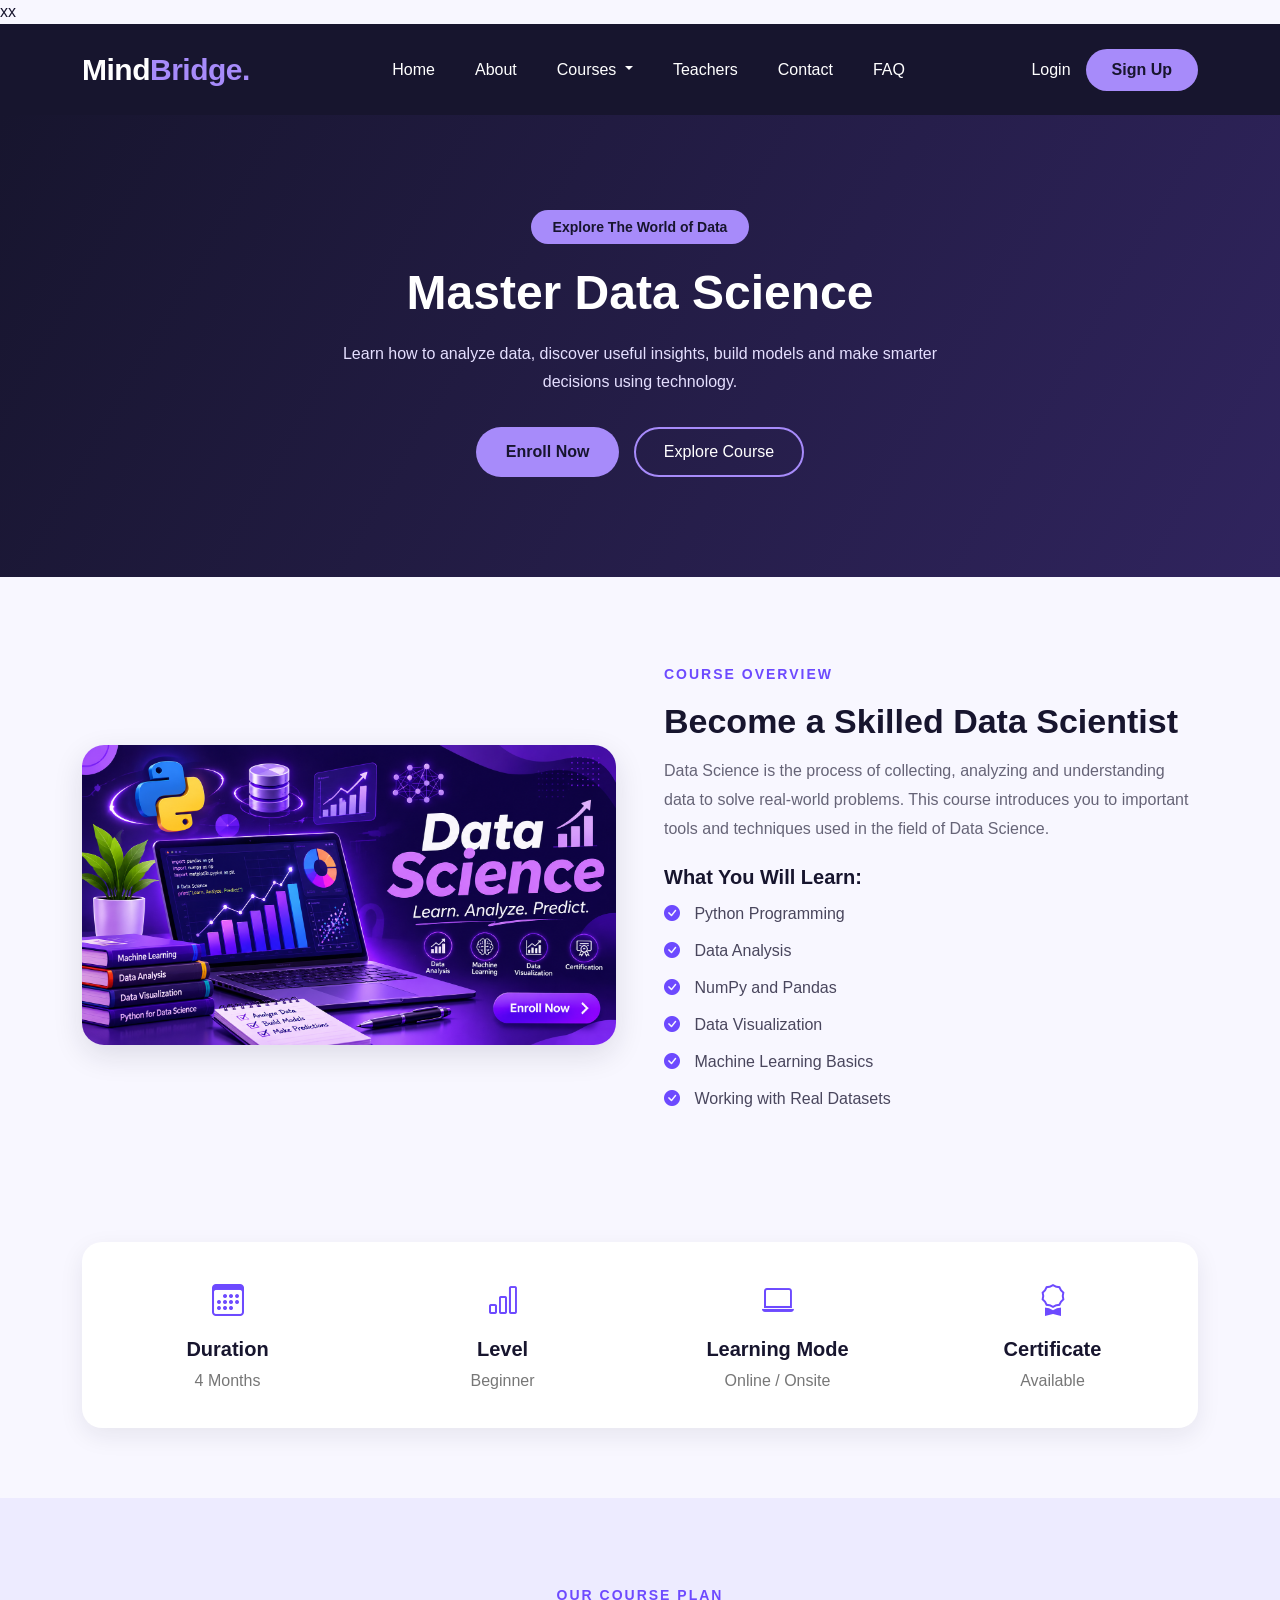
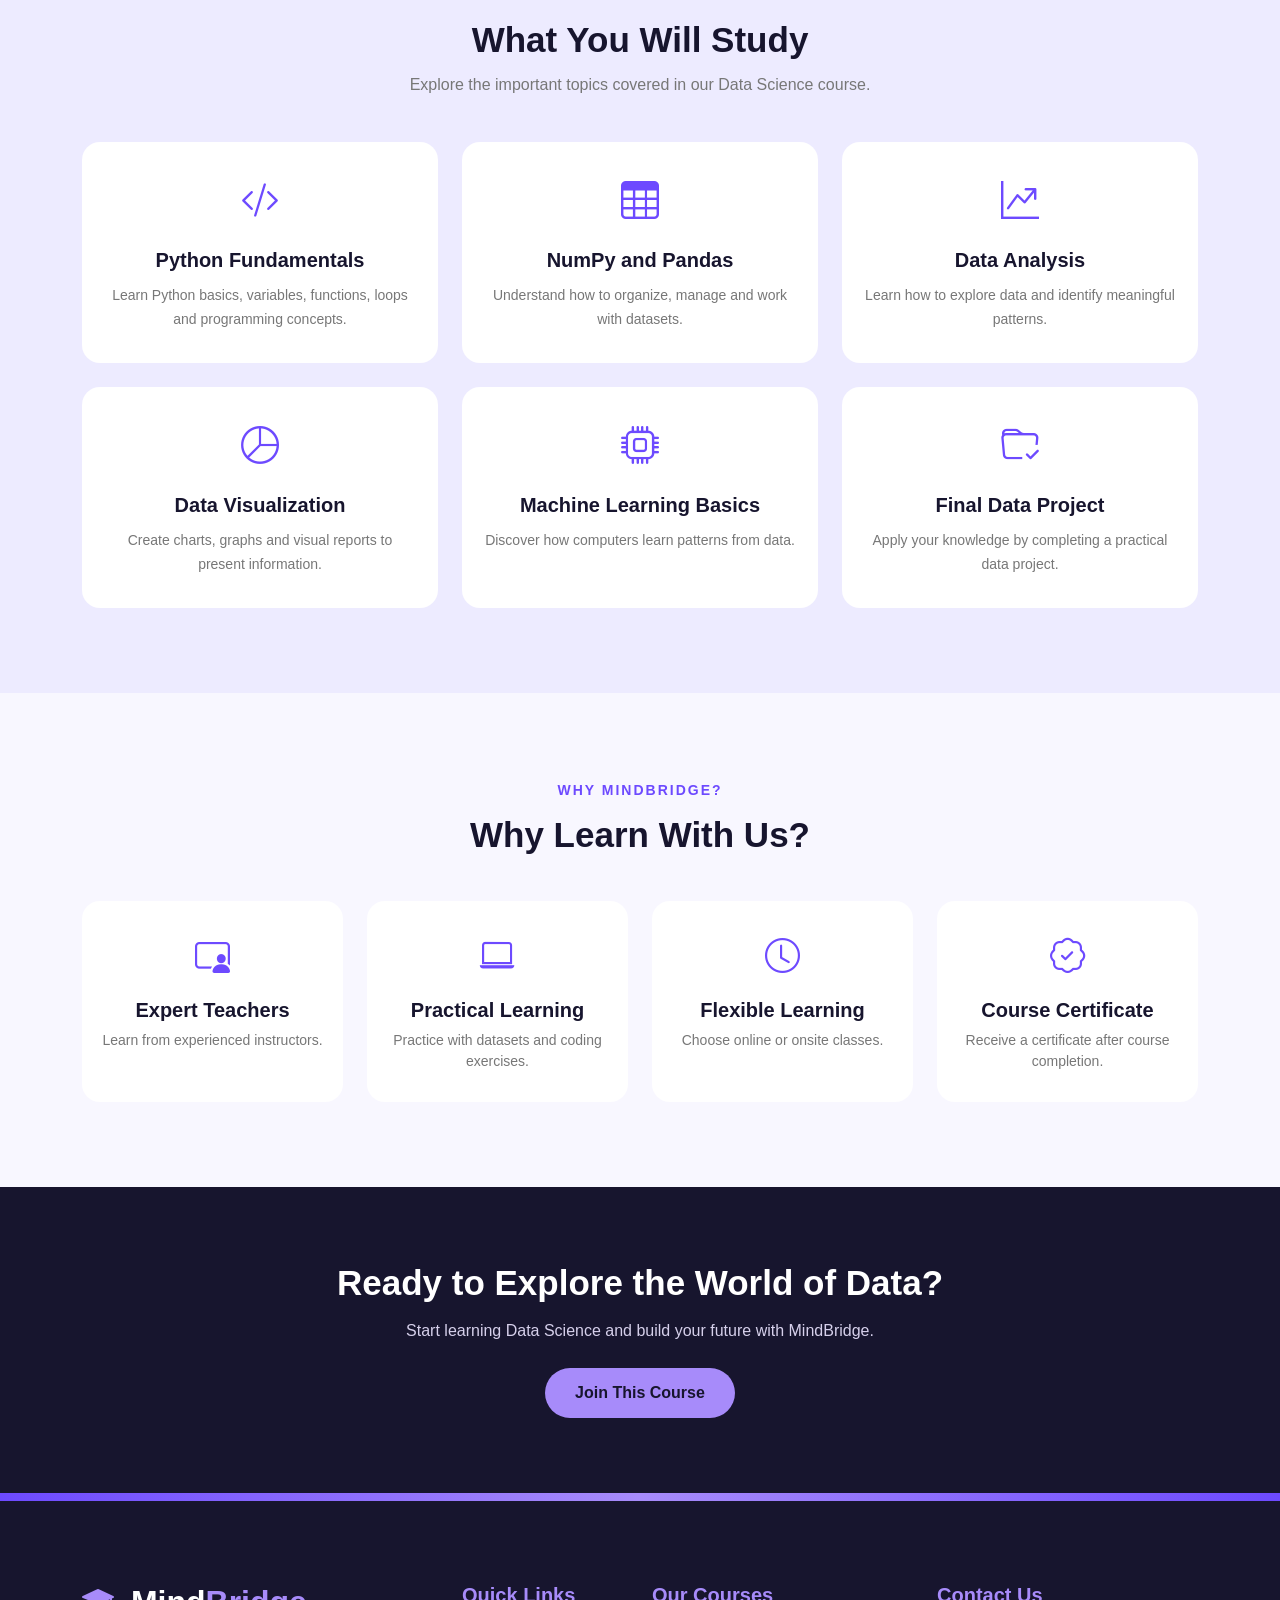
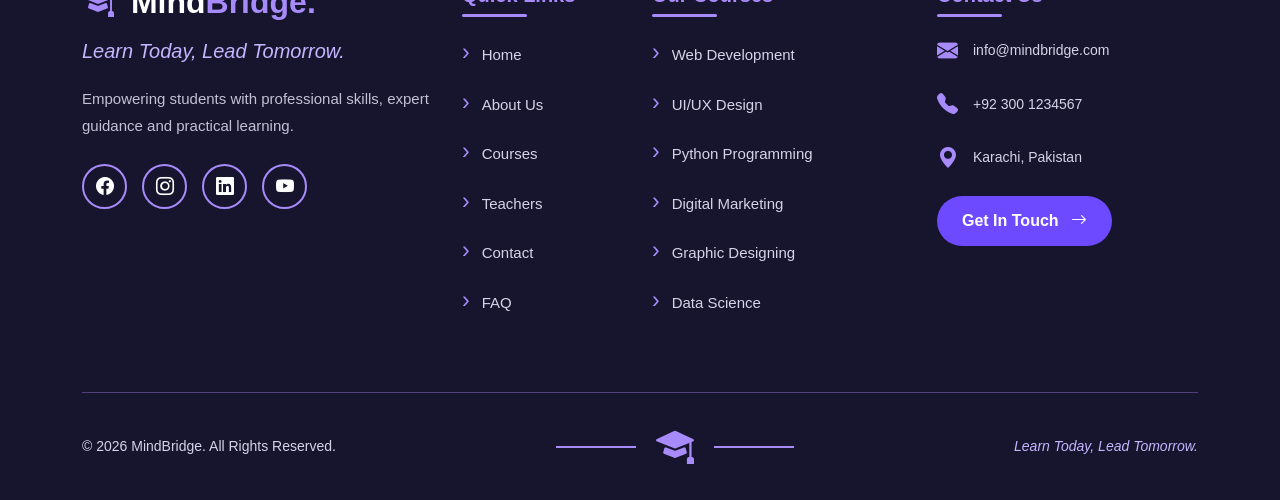
<file: data-science.html>
<!DOCTYPE html>
<html lang="en">

<head>
    <meta charset="UTF-8">
    <meta name="viewport" content="width=device-width, initial-scale=1.0">

    <title>MindBridge - Learn & Grow</title>

    <!-- Bootstrap CSS -->
    <link href="https://cdn.jsdelivr.net/npm/bootstrap@5.3.3/dist/css/bootstrap.min.css" rel="stylesheet">

    <!-- Custom CSS -->
    <link rel="stylesheet" href="data-science.css">xx
    
    <link rel="stylesheet"
href="https://cdn.jsdelivr.net/npm/bootstrap-icons@1.11.3/font/bootstrap-icons.min.css">
</head>

<body>

    <!-- NAVBAR START -->

    <nav class="navbar navbar-expand-lg navbar-dark">

        <div class="container">

            <!-- Logo -->
            <a class="navbar-brand" href="index.html">
                Mind<span>Bridge.</span>
            </a>

            <!-- Toggle Button -->
            <button class="navbar-toggler" type="button"
                data-bs-toggle="collapse"
                data-bs-target="#navbarNav"
                aria-controls="navbarNav"
                aria-expanded="false"
                aria-label="Toggle navigation">

                <span class="navbar-toggler-icon"></span>

            </button>

            <!-- Navbar Links -->
            <div class="collapse navbar-collapse" id="navbarNav">

                <ul class="navbar-nav mx-auto">

                    <li class="nav-item">
                        <a class="nav-link" href="index.html">Home</a>
                    </li>

                    <li class="nav-item">
                        <a class="nav-link" href="about.html">About</a>
                    </li>

                    <!-- Courses Dropdown -->
                    <li class="nav-item dropdown">

                        <a class="nav-link dropdown-toggle"
                            href="courses.html"
                            role="button"
                            data-bs-toggle="dropdown"
                            aria-expanded="false">

                            Courses

                        </a>

                        <ul class="dropdown-menu">

                            <li>
                                <a class="dropdown-item" href="web development.html">
                                    Web Development
                                </a>
                            </li>

                            <li>
                                <a class="dropdown-item" href="ui-ux.html">
                                    UI/UX Design
                                </a>
                            </li>

                            <li>
                                <a class="dropdown-item " href="python.html">
                                    Python Programming
                                </a>
                            </li>

                            <li>
                                <a class="dropdown-item" href="digital-marketing.html">
                                    Digital Marketing
                                </a>
                            </li>

                            <li>
                                <a class="dropdown-item" href="graphic-design.html">
                                    Graphic Designing
                                </a>
                            </li>

                            <li>
                                <a class="dropdown-item active" href="data-science.html">
                                    Data Science
                                </a>
                            </li>

                        </ul>

                    </li>

                    <li class="nav-item">
                        <a class="nav-link" href="teachers.html">Teachers</a>
                    </li>

                    <li class="nav-item">
                        <a class="nav-link" href="contact.html">Contact</a>
                    </li>

                    <li class="nav-item">
                        <a class="nav-link" href="faq.html">FAQ</a>
                    </li>

                </ul>

                <!-- Login and Sign Up -->
                <div class="nav-buttons">

                    <a href="login.html" class="login-btn">
                        Login
                    </a>

                    <a href="signup.html" class="btn signup-btn">
                        Sign Up
                    </a>

                </div>

            </div>

        </div>

    </nav>

    <!-- NAVBAR END -->


    
<!-- DATA SCIENCE BANNER -->
<section class="data-banner">
    <div class="container">
        <span class="data-badge">Explore The World of Data</span>
        <h1>Master Data Science</h1>
        <p>
            Learn how to analyze data, discover useful insights,
            build models and make smarter decisions using technology.
        </p>
        <a href="register.html" class="data-btn">Enroll Now</a>
        <a href="#data-overview" class="data-outline-btn">Explore Course</a>
    </div>
</section>

<!-- COURSE OVERVIEW -->
<section class="data-overview" id="data-overview">
    <div class="container">
        <div class="row align-items-center g-5">

            <div class="col-lg-6">
                <img src="DS1.png"
                     class="img-fluid data-img"
                     alt="Data Science Course">
            </div>

            <div class="col-lg-6 data-content">
                <span class="data-small">COURSE OVERVIEW</span>
                <h2>Become a Skilled Data Scientist</h2>

                <p>
                    Data Science is the process of collecting, analyzing
                    and understanding data to solve real-world problems.
                    This course introduces you to important tools and
                    techniques used in the field of Data Science.
                </p>

                <h5>What You Will Learn:</h5>

                <ul>
                    <li><i class="bi bi-check-circle-fill"></i> Python Programming</li>
                    <li><i class="bi bi-check-circle-fill"></i> Data Analysis</li>
                    <li><i class="bi bi-check-circle-fill"></i> NumPy and Pandas</li>
                    <li><i class="bi bi-check-circle-fill"></i> Data Visualization</li>
                    <li><i class="bi bi-check-circle-fill"></i> Machine Learning Basics</li>
                    <li><i class="bi bi-check-circle-fill"></i> Working with Real Datasets</li>
                </ul>
            </div>

        </div>
    </div>
</section>

<!-- COURSE DETAILS -->
<section class="data-details">
    <div class="container">
        <div class="data-detail-card">
            <div class="row text-center g-4">

                <div class="col-md-3">
                    <i class="bi bi-calendar3"></i>
                    <h5>Duration</h5>
                    <p>4 Months</p>
                </div>

                <div class="col-md-3">
                    <i class="bi bi-bar-chart"></i>
                    <h5>Level</h5>
                    <p>Beginner</p>
                </div>

                <div class="col-md-3">
                    <i class="bi bi-laptop"></i>
                    <h5>Learning Mode</h5>
                    <p>Online / Onsite</p>
                </div>

                <div class="col-md-3">
                    <i class="bi bi-award"></i>
                    <h5>Certificate</h5>
                    <p>Available</p>
                </div>

            </div>
        </div>
    </div>
</section>

<!-- COURSE CURRICULUM -->
<section class="data-curriculum">
    <div class="container">

        <div class="text-center data-heading">
            <span>OUR COURSE PLAN</span>
            <h2>What You Will Study</h2>
            <p>Explore the important topics covered in our Data Science course.</p>
        </div>

        <div class="row g-4">

            <div class="col-md-4">
                <div class="data-module-card">
                    <i class="bi bi-code-slash"></i>
                    <h5>Python Fundamentals</h5>
                    <p>Learn Python basics, variables, functions, loops and programming concepts.</p>
                </div>
            </div>

            <div class="col-md-4">
                <div class="data-module-card">
                    <i class="bi bi-table"></i>
                    <h5>NumPy and Pandas</h5>
                    <p>Understand how to organize, manage and work with datasets.</p>
                </div>
            </div>

            <div class="col-md-4">
                <div class="data-module-card">
                    <i class="bi bi-graph-up-arrow"></i>
                    <h5>Data Analysis</h5>
                    <p>Learn how to explore data and identify meaningful patterns.</p>
                </div>
            </div>

            <div class="col-md-4">
                <div class="data-module-card">
                    <i class="bi bi-pie-chart"></i>
                    <h5>Data Visualization</h5>
                    <p>Create charts, graphs and visual reports to present information.</p>
                </div>
            </div>

            <div class="col-md-4">
                <div class="data-module-card">
                    <i class="bi bi-cpu"></i>
                    <h5>Machine Learning Basics</h5>
                    <p>Discover how computers learn patterns from data.</p>
                </div>
            </div>

            <div class="col-md-4">
                <div class="data-module-card">
                    <i class="bi bi-folder-check"></i>
                    <h5>Final Data Project</h5>
                    <p>Apply your knowledge by completing a practical data project.</p>
                </div>
            </div>

        </div>
    </div>
</section>

<!-- WHY CHOOSE US -->
<section class="data-benefits">
    <div class="container">

        <div class="text-center data-heading">
            <span>WHY MINDBRIDGE?</span>
            <h2>Why Learn With Us?</h2>
        </div>

        <div class="row g-4">

            <div class="col-md-3">
                <div class="data-benefit-card">
                    <i class="bi bi-person-video3"></i>
                    <h5>Expert Teachers</h5>
                    <p>Learn from experienced instructors.</p>
                </div>
            </div>

            <div class="col-md-3">
                <div class="data-benefit-card">
                    <i class="bi bi-laptop"></i>
                    <h5>Practical Learning</h5>
                    <p>Practice with datasets and coding exercises.</p>
                </div>
            </div>

            <div class="col-md-3">
                <div class="data-benefit-card">
                    <i class="bi bi-clock"></i>
                    <h5>Flexible Learning</h5>
                    <p>Choose online or onsite classes.</p>
                </div>
            </div>

            <div class="col-md-3">
                <div class="data-benefit-card">
                    <i class="bi bi-patch-check"></i>
                    <h5>Course Certificate</h5>
                    <p>Receive a certificate after course completion.</p>
                </div>
            </div>

        </div>
    </div>
</section>

<!-- FINAL CTA -->
<section class="data-cta">
    <div class="container">
        <h2>Ready to Explore the World of Data?</h2>
        <p>Start learning Data Science and build your future with MindBridge.</p>
        <a href="register.html" class="data-btn">Join This Course</a>
    </div>
</section>


<!-- FOOTER START -->

<footer class="footer">

    <div class="footer-wave"></div>

    <div class="container">

        <div class="row gy-5 footer-content">

            <!-- BRAND SECTION -->
            <div class="col-lg-4 col-md-6">

                <h2 class="footer-logo">
                    <i class="bi bi-mortarboard-fill"></i>
                    Mind<span>Bridge.</span>
                </h2>

                <h4 class="footer-tagline">
                    Learn Today, Lead Tomorrow.
                </h4>

                <p class="footer-text">
                    Empowering students with professional skills,
                    expert guidance and practical learning.
                </p>

                <!-- SOCIAL ICONS -->
                <div class="social-links">

                    <a href="#" aria-label="Facebook">
                        <i class="bi bi-facebook"></i>
                    </a>

                    <a href="#" aria-label="Instagram">
                        <i class="bi bi-instagram"></i>
                    </a>

                    <a href="#" aria-label="LinkedIn">
                        <i class="bi bi-linkedin"></i>
                    </a>

                    <a href="#" aria-label="YouTube">
                        <i class="bi bi-youtube"></i>
                    </a>

                </div>

            </div>


            <!-- QUICK LINKS -->
            <div class="col-lg-2 col-md-6">

                <h5>Quick Links</h5>

                <ul class="footer-links">

                    <li><a href="index.html">Home</a></li>
                    <li><a href="about.html">About Us</a></li>
                    <li><a href="courses.html">Courses</a></li>
                    <li><a href="teachers.html">Teachers</a></li>
                    <li><a href="contact.html">Contact</a></li>
                    <li><a href="faq.html">FAQ</a></li>

                </ul>

            </div>


            <!-- COURSES -->
            <div class="col-lg-3 col-md-6">

                <h5>Our Courses</h5>

                <ul class="footer-links">

                    <li>
                        <a href="web-development.html">Web Development</a>
                    </li>

                    <li>
                        <a href="ui-ux.html">UI/UX Design</a>
                    </li>

                    <li>
                        <a href="python.html">Python Programming</a>
                    </li>

                    <li>
                        <a href="digital-marketing.html">Digital Marketing</a>
                    </li>

                    <li>
                        <a href="graphic-design.html">Graphic Designing</a>
                    </li>

                    <li>
                        <a href="data-science.html">Data Science</a>
                    </li>

                </ul>

            </div>


            <!-- CONTACT -->
            <div class="col-lg-3 col-md-6">

                <h5>Contact Us</h5>

                <ul class="footer-contact">

                    <li>
                        <i class="bi bi-envelope-fill"></i>
                        info@mindbridge.com
                    </li>

                    <li>
                        <i class="bi bi-telephone-fill"></i>
                        +92 300 1234567
                    </li>

                    <li>
                        <i class="bi bi-geo-alt-fill"></i>
                        Karachi, Pakistan
                    </li>

                </ul>

                <a href="contact.html" class="footer-btn">
                    Get In Touch
                    <i class="bi bi-arrow-right"></i>
                </a>

            </div>

        </div>


        <!-- FOOTER BOTTOM -->
        <div class="footer-bottom">

            <p>
                © 2026 MindBridge. All Rights Reserved.
            </p>

            <div class="footer-cap">
                <span></span>
                <i class="bi bi-mortarboard-fill"></i>
                <span></span>
            </div>

            <p class="bottom-tagline">
                Learn Today, Lead Tomorrow.
            </p>

        </div>

    </div>

</footer>

<!-- FOOTER END -->


    <!-- Bootstrap JS -->
    <script src="https://cdn.jsdelivr.net/npm/bootstrap@5.3.3/dist/js/bootstrap.bundle.min.js"></script>

</body>
</html>
</file>
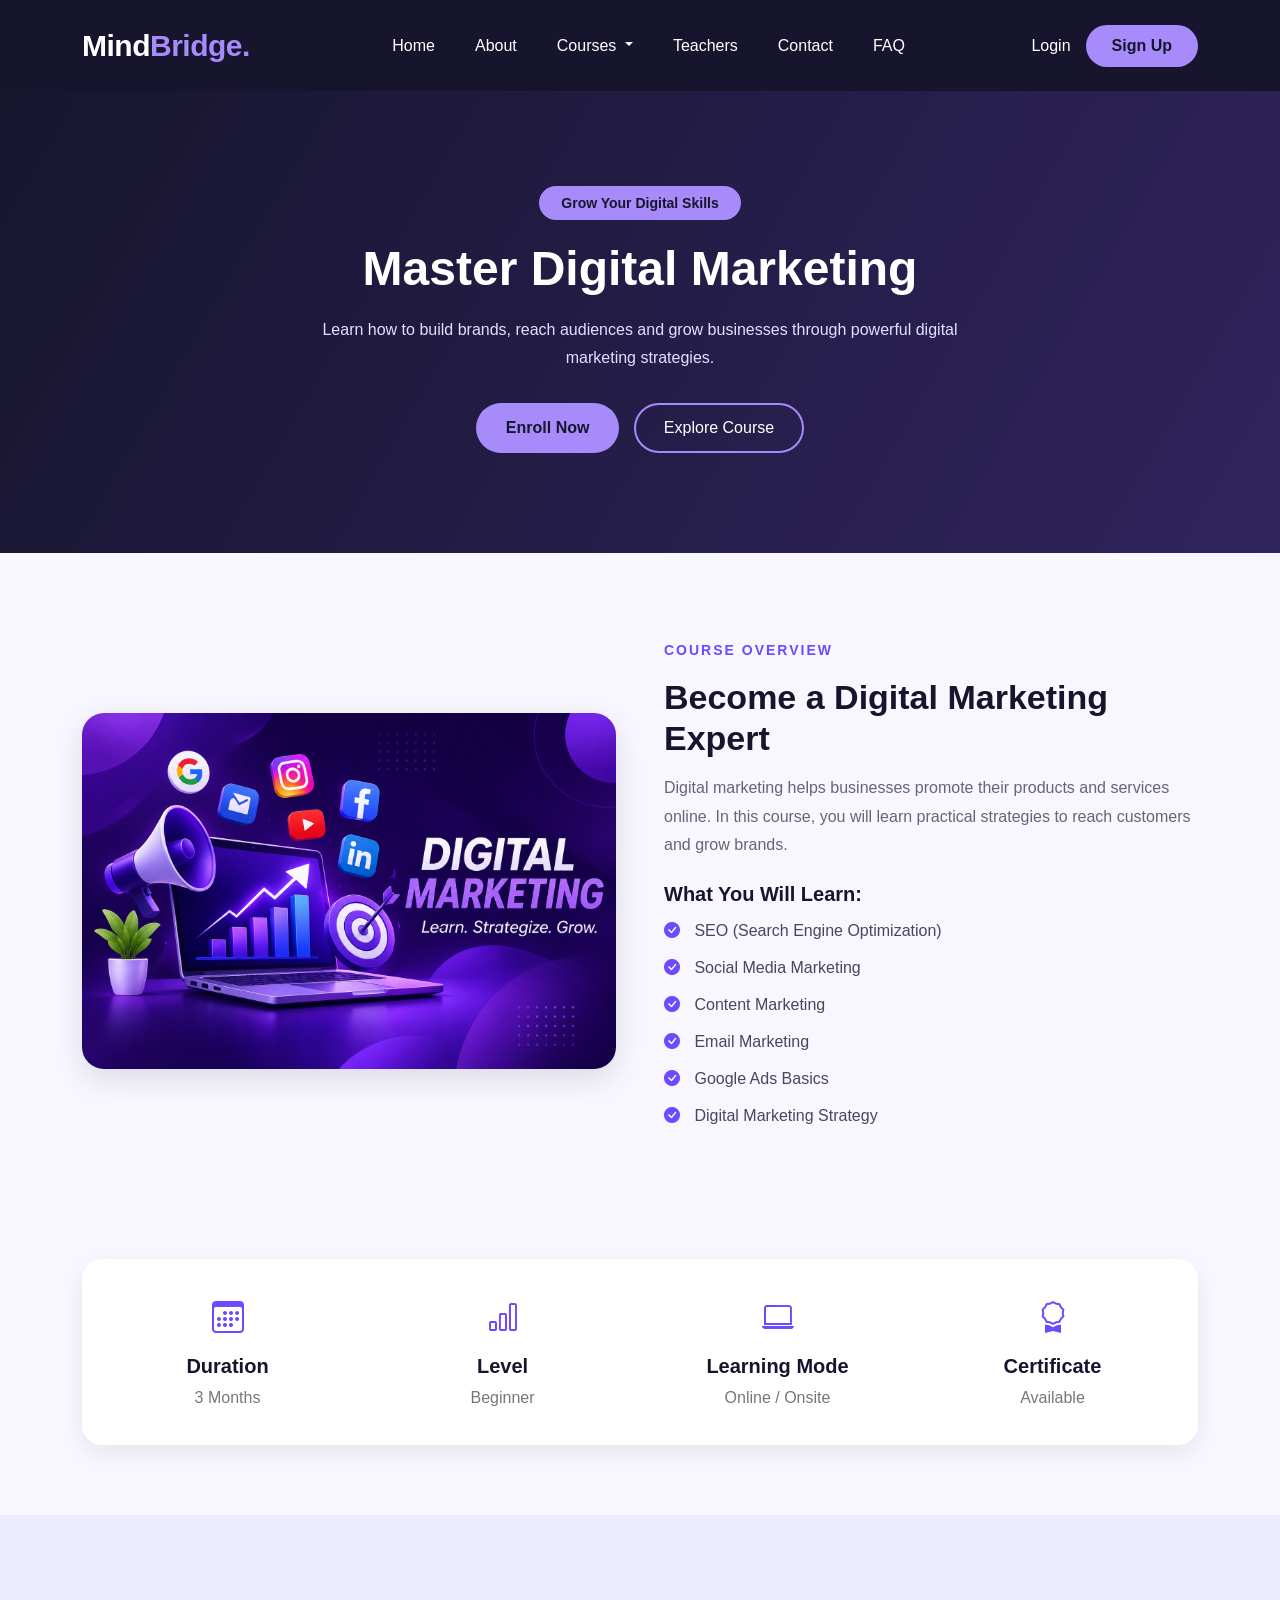
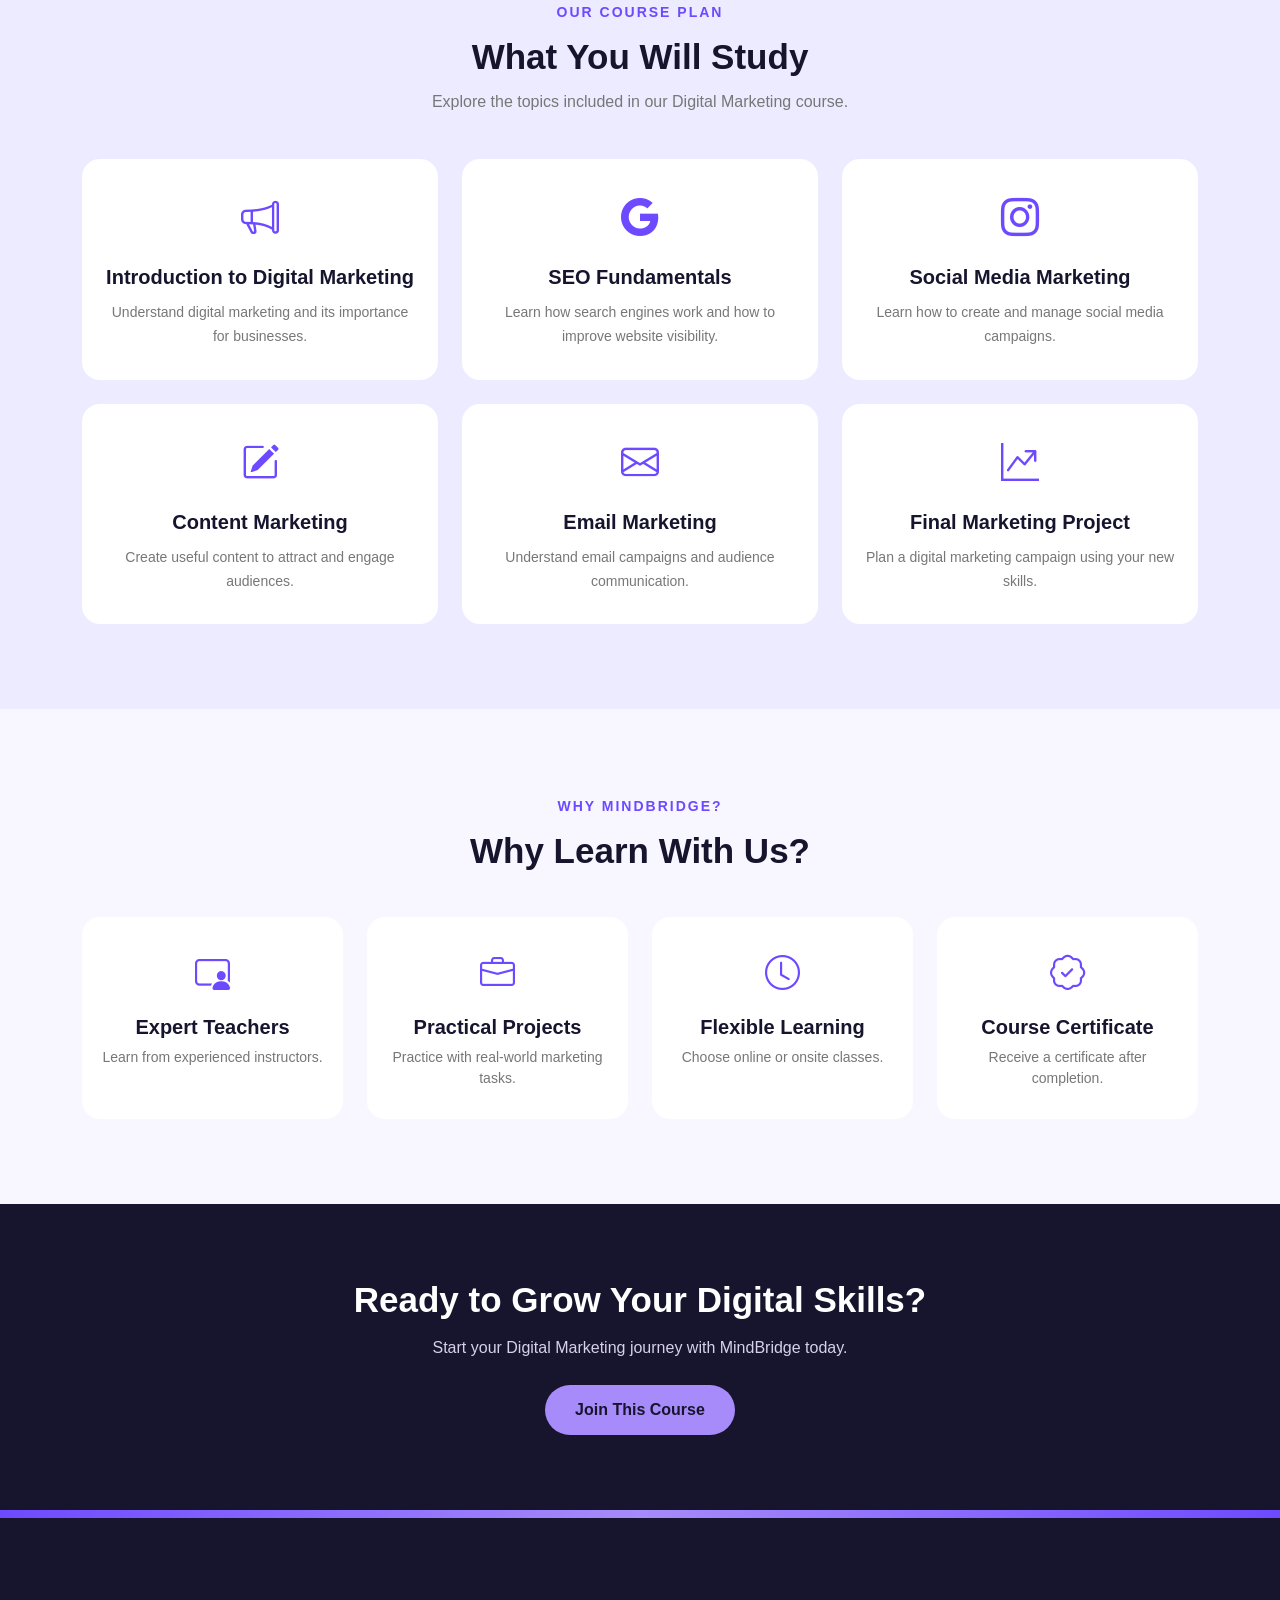
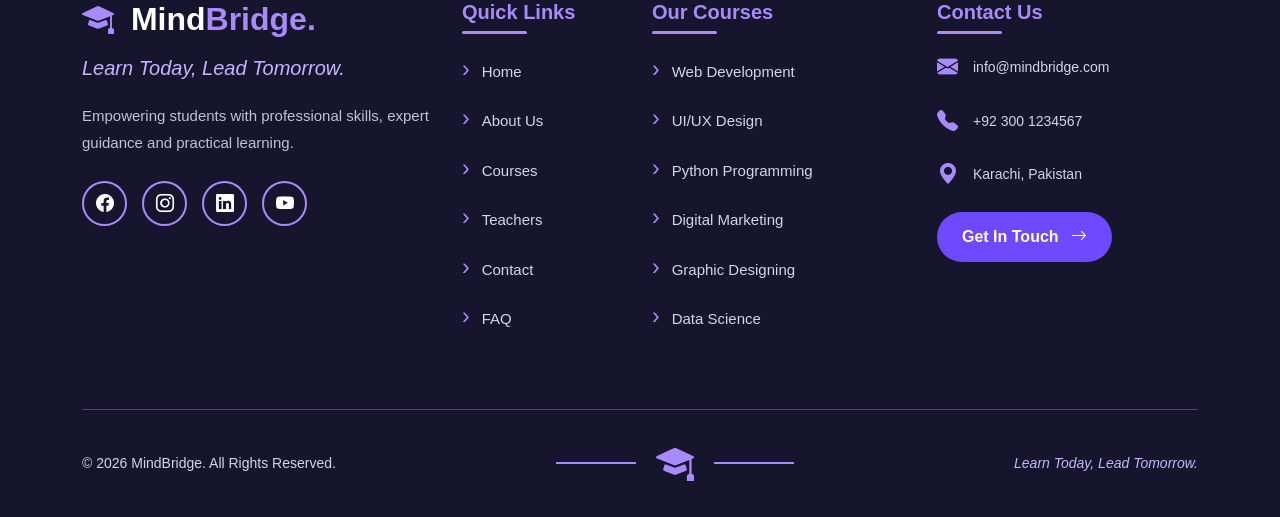
<file: digital-marketing.html>
<!DOCTYPE html>
<html lang="en">

<head>
    <meta charset="UTF-8">
    <meta name="viewport" content="width=device-width, initial-scale=1.0">

    <title>MindBridge - Learn & Grow</title>

    <!-- Bootstrap CSS -->
    <link href="https://cdn.jsdelivr.net/npm/bootstrap@5.3.3/dist/css/bootstrap.min.css" rel="stylesheet">

    <!-- Custom CSS -->
    <link rel="stylesheet" href="digital-marketing.css">
  
    <link rel="stylesheet"
href="https://cdn.jsdelivr.net/npm/bootstrap-icons@1.11.3/font/bootstrap-icons.min.css">
</head>

<body>

    <!-- NAVBAR START -->

    <nav class="navbar navbar-expand-lg navbar-dark">

        <div class="container">

            <!-- Logo -->
            <a class="navbar-brand" href="index.html">
                Mind<span>Bridge.</span>
            </a>

            <!-- Toggle Button -->
            <button class="navbar-toggler" type="button"
                data-bs-toggle="collapse"
                data-bs-target="#navbarNav"
                aria-controls="navbarNav"
                aria-expanded="false"
                aria-label="Toggle navigation">

                <span class="navbar-toggler-icon"></span>

            </button>

            <!-- Navbar Links -->
            <div class="collapse navbar-collapse" id="navbarNav">

                <ul class="navbar-nav mx-auto">

                    <li class="nav-item">
                        <a class="nav-link" href="index.html">Home</a>
                    </li>

                    <li class="nav-item">
                        <a class="nav-link" href="about.html">About</a>
                    </li>

                    <!-- Courses Dropdown -->
                    <li class="nav-item dropdown">

                        <a class="nav-link dropdown-toggle"
                            href="courses.html"
                            role="button"
                            data-bs-toggle="dropdown"
                            aria-expanded="false">

                            Courses

                        </a>

                        <ul class="dropdown-menu">

                            <li>
                                <a class="dropdown-item" href="web development.html">
                                    Web Development
                                </a>
                            </li>

                            <li>
                                <a class="dropdown-item" href="ui-ux.html">
                                    UI/UX Design
                                </a>
                            </li>

                            <li>
                                <a class="dropdown-item " href="python.html">
                                    Python Programming
                                </a>
                            </li>

                            <li>
                                <a class="dropdown-item active" href="digital-marketing.html">
                                    Digital Marketing
                                </a>
                            </li>

                            <li>
                                <a class="dropdown-item" href="graphic-design.html">
                                    Graphic Designing
                                </a>
                            </li>

                            <li>
                                <a class="dropdown-item" href="data-science.html">
                                    Data Science
                                </a>
                            </li>

                        </ul>

                    </li>

                    <li class="nav-item">
                        <a class="nav-link" href="teachers.html">Teachers</a>
                    </li>

                    <li class="nav-item">
                        <a class="nav-link" href="contact.html">Contact</a>
                    </li>

                    <li class="nav-item">
                        <a class="nav-link" href="faq.html">FAQ</a>
                    </li>

                </ul>

                <!-- Login and Sign Up -->
                <div class="nav-buttons">

                    <a href="login.html" class="login-btn">
                        Login
                    </a>

                    <a href="signup.html" class="btn signup-btn">
                        Sign Up
                    </a>

                </div>

            </div>

        </div>

    </nav>

    <!-- NAVBAR END -->



<!-- DIGITAL MARKETING BANNER -->
<section class="marketing-banner">
    <div class="container">
        <span class="marketing-badge">Grow Your Digital Skills</span>
        <h1>Master Digital Marketing</h1>
        <p>
            Learn how to build brands, reach audiences and grow businesses
            through powerful digital marketing strategies.
        </p>
        <a href="register.html" class="marketing-btn">Enroll Now</a>
        <a href="#marketing-overview" class="marketing-outline-btn">Explore Course</a>
    </div>
</section>

<!-- COURSE OVERVIEW -->
<section class="marketing-overview" id="marketing-overview">
    <div class="container">
        <div class="row align-items-center g-5">
            <div class="col-lg-6">
                <img src="D1.png"
                     class="img-fluid marketing-img"
                     alt="Digital Marketing Course">
            </div>

            <div class="col-lg-6 marketing-content">
                <span class="marketing-small">COURSE OVERVIEW</span>
                <h2>Become a Digital Marketing Expert</h2>
                <p>
                    Digital marketing helps businesses promote their products
                    and services online. In this course, you will learn
                    practical strategies to reach customers and grow brands.
                </p>

                <h5>What You Will Learn:</h5>
                <ul>
                    <li><i class="bi bi-check-circle-fill"></i> SEO (Search Engine Optimization)</li>
                    <li><i class="bi bi-check-circle-fill"></i> Social Media Marketing</li>
                    <li><i class="bi bi-check-circle-fill"></i> Content Marketing</li>
                    <li><i class="bi bi-check-circle-fill"></i> Email Marketing</li>
                    <li><i class="bi bi-check-circle-fill"></i> Google Ads Basics</li>
                    <li><i class="bi bi-check-circle-fill"></i> Digital Marketing Strategy</li>
                </ul>
            </div>
        </div>
    </div>
</section>

<!-- COURSE DETAILS -->
<section class="marketing-details">
    <div class="container">
        <div class="marketing-detail-card">
            <div class="row text-center g-4">
                <div class="col-md-3">
                    <i class="bi bi-calendar3"></i>
                    <h5>Duration</h5>
                    <p>3 Months</p>
                </div>

                <div class="col-md-3">
                    <i class="bi bi-bar-chart"></i>
                    <h5>Level</h5>
                    <p>Beginner</p>
                </div>

                <div class="col-md-3">
                    <i class="bi bi-laptop"></i>
                    <h5>Learning Mode</h5>
                    <p>Online / Onsite</p>
                </div>

                <div class="col-md-3">
                    <i class="bi bi-award"></i>
                    <h5>Certificate</h5>
                    <p>Available</p>
                </div>
            </div>
        </div>
    </div>
</section>

<!-- COURSE CURRICULUM -->
<section class="marketing-curriculum">
    <div class="container">
        <div class="text-center marketing-heading">
            <span>OUR COURSE PLAN</span>
            <h2>What You Will Study</h2>
            <p>Explore the topics included in our Digital Marketing course.</p>
        </div>

        <div class="row g-4">
            <div class="col-md-4">
                <div class="marketing-module-card">
                    <i class="bi bi-megaphone"></i>
                    <h5>Introduction to Digital Marketing</h5>
                    <p>Understand digital marketing and its importance for businesses.</p>
                </div>
            </div>

            <div class="col-md-4">
                <div class="marketing-module-card">
                    <i class="bi bi-google"></i>
                    <h5>SEO Fundamentals</h5>
                    <p>Learn how search engines work and how to improve website visibility.</p>
                </div>
            </div>

            <div class="col-md-4">
                <div class="marketing-module-card">
                    <i class="bi bi-instagram"></i>
                    <h5>Social Media Marketing</h5>
                    <p>Learn how to create and manage social media campaigns.</p>
                </div>
            </div>

            <div class="col-md-4">
                <div class="marketing-module-card">
                    <i class="bi bi-pencil-square"></i>
                    <h5>Content Marketing</h5>
                    <p>Create useful content to attract and engage audiences.</p>
                </div>
            </div>

            <div class="col-md-4">
                <div class="marketing-module-card">
                    <i class="bi bi-envelope"></i>
                    <h5>Email Marketing</h5>
                    <p>Understand email campaigns and audience communication.</p>
                </div>
            </div>

            <div class="col-md-4">
                <div class="marketing-module-card">
                    <i class="bi bi-graph-up-arrow"></i>
                    <h5>Final Marketing Project</h5>
                    <p>Plan a digital marketing campaign using your new skills.</p>
                </div>
            </div>
        </div>
    </div>
</section>

<!-- WHY CHOOSE US -->
<section class="marketing-benefits">
    <div class="container">
        <div class="text-center marketing-heading">
            <span>WHY MINDBRIDGE?</span>
            <h2>Why Learn With Us?</h2>
        </div>

        <div class="row g-4">
            <div class="col-md-3">
                <div class="marketing-benefit-card">
                    <i class="bi bi-person-video3"></i>
                    <h5>Expert Teachers</h5>
                    <p>Learn from experienced instructors.</p>
                </div>
            </div>

            <div class="col-md-3">
                <div class="marketing-benefit-card">
                    <i class="bi bi-briefcase"></i>
                    <h5>Practical Projects</h5>
                    <p>Practice with real-world marketing tasks.</p>
                </div>
            </div>

            <div class="col-md-3">
                <div class="marketing-benefit-card">
                    <i class="bi bi-clock"></i>
                    <h5>Flexible Learning</h5>
                    <p>Choose online or onsite classes.</p>
                </div>
            </div>

            <div class="col-md-3">
                <div class="marketing-benefit-card">
                    <i class="bi bi-patch-check"></i>
                    <h5>Course Certificate</h5>
                    <p>Receive a certificate after completion.</p>
                </div>
            </div>
        </div>
    </div>
</section>

<!-- FINAL CTA -->
<section class="marketing-cta">
    <div class="container">
        <h2>Ready to Grow Your Digital Skills?</h2>
        <p>Start your Digital Marketing journey with MindBridge today.</p>
        <a href="register.html" class="marketing-btn">Join This Course</a>
    </div>
</section>



<!-- FOOTER START -->

<footer class="footer">

    <div class="footer-wave"></div>

    <div class="container">

        <div class="row gy-5 footer-content">

            <!-- BRAND SECTION -->
            <div class="col-lg-4 col-md-6">

                <h2 class="footer-logo">
                    <i class="bi bi-mortarboard-fill"></i>
                    Mind<span>Bridge.</span>
                </h2>

                <h4 class="footer-tagline">
                    Learn Today, Lead Tomorrow.
                </h4>

                <p class="footer-text">
                    Empowering students with professional skills,
                    expert guidance and practical learning.
                </p>

                <!-- SOCIAL ICONS -->
                <div class="social-links">

                    <a href="#" aria-label="Facebook">
                        <i class="bi bi-facebook"></i>
                    </a>

                    <a href="#" aria-label="Instagram">
                        <i class="bi bi-instagram"></i>
                    </a>

                    <a href="#" aria-label="LinkedIn">
                        <i class="bi bi-linkedin"></i>
                    </a>

                    <a href="#" aria-label="YouTube">
                        <i class="bi bi-youtube"></i>
                    </a>

                </div>

            </div>


            <!-- QUICK LINKS -->
            <div class="col-lg-2 col-md-6">

                <h5>Quick Links</h5>

                <ul class="footer-links">

                    <li><a href="index.html">Home</a></li>
                    <li><a href="about.html">About Us</a></li>
                    <li><a href="courses.html">Courses</a></li>
                    <li><a href="teachers.html">Teachers</a></li>
                    <li><a href="contact.html">Contact</a></li>
                    <li><a href="faq.html">FAQ</a></li>

                </ul>

            </div>


            <!-- COURSES -->
            <div class="col-lg-3 col-md-6">

                <h5>Our Courses</h5>

                <ul class="footer-links">

                    <li>
                        <a href="web development.html">Web Development</a>
                    </li>

                    <li>
                        <a href="ui-ux.html">UI/UX Design</a>
                    </li>

                    <li>
                        <a href="python.html">Python Programming</a>
                    </li>

                    <li>
                        <a href="digital-marketing.html">Digital Marketing</a>
                    </li>

                    <li>
                        <a href="graphic-design.html">Graphic Designing</a>
                    </li>

                    <li>
                        <a href="data-science.html">Data Science</a>
                    </li>

                </ul>

            </div>


            <!-- CONTACT -->
            <div class="col-lg-3 col-md-6">

                <h5>Contact Us</h5>

                <ul class="footer-contact">

                    <li>
                        <i class="bi bi-envelope-fill"></i>
                        info@mindbridge.com
                    </li>

                    <li>
                        <i class="bi bi-telephone-fill"></i>
                        +92 300 1234567
                    </li>

                    <li>
                        <i class="bi bi-geo-alt-fill"></i>
                        Karachi, Pakistan
                    </li>

                </ul>

                <a href="contact.html" class="footer-btn">
                    Get In Touch
                    <i class="bi bi-arrow-right"></i>
                </a>

            </div>

        </div>


        <!-- FOOTER BOTTOM -->
        <div class="footer-bottom">

            <p>
                © 2026 MindBridge. All Rights Reserved.
            </p>

            <div class="footer-cap">
                <span></span>
                <i class="bi bi-mortarboard-fill"></i>
                <span></span>
            </div>

            <p class="bottom-tagline">
                Learn Today, Lead Tomorrow.
            </p>

        </div>

    </div>

</footer>

<!-- FOOTER END -->

    <!-- Bootstrap JS -->
    <script src="https://cdn.jsdelivr.net/npm/bootstrap@5.3.3/dist/js/bootstrap.bundle.min.js"></script>

</body>
</html>
</file>
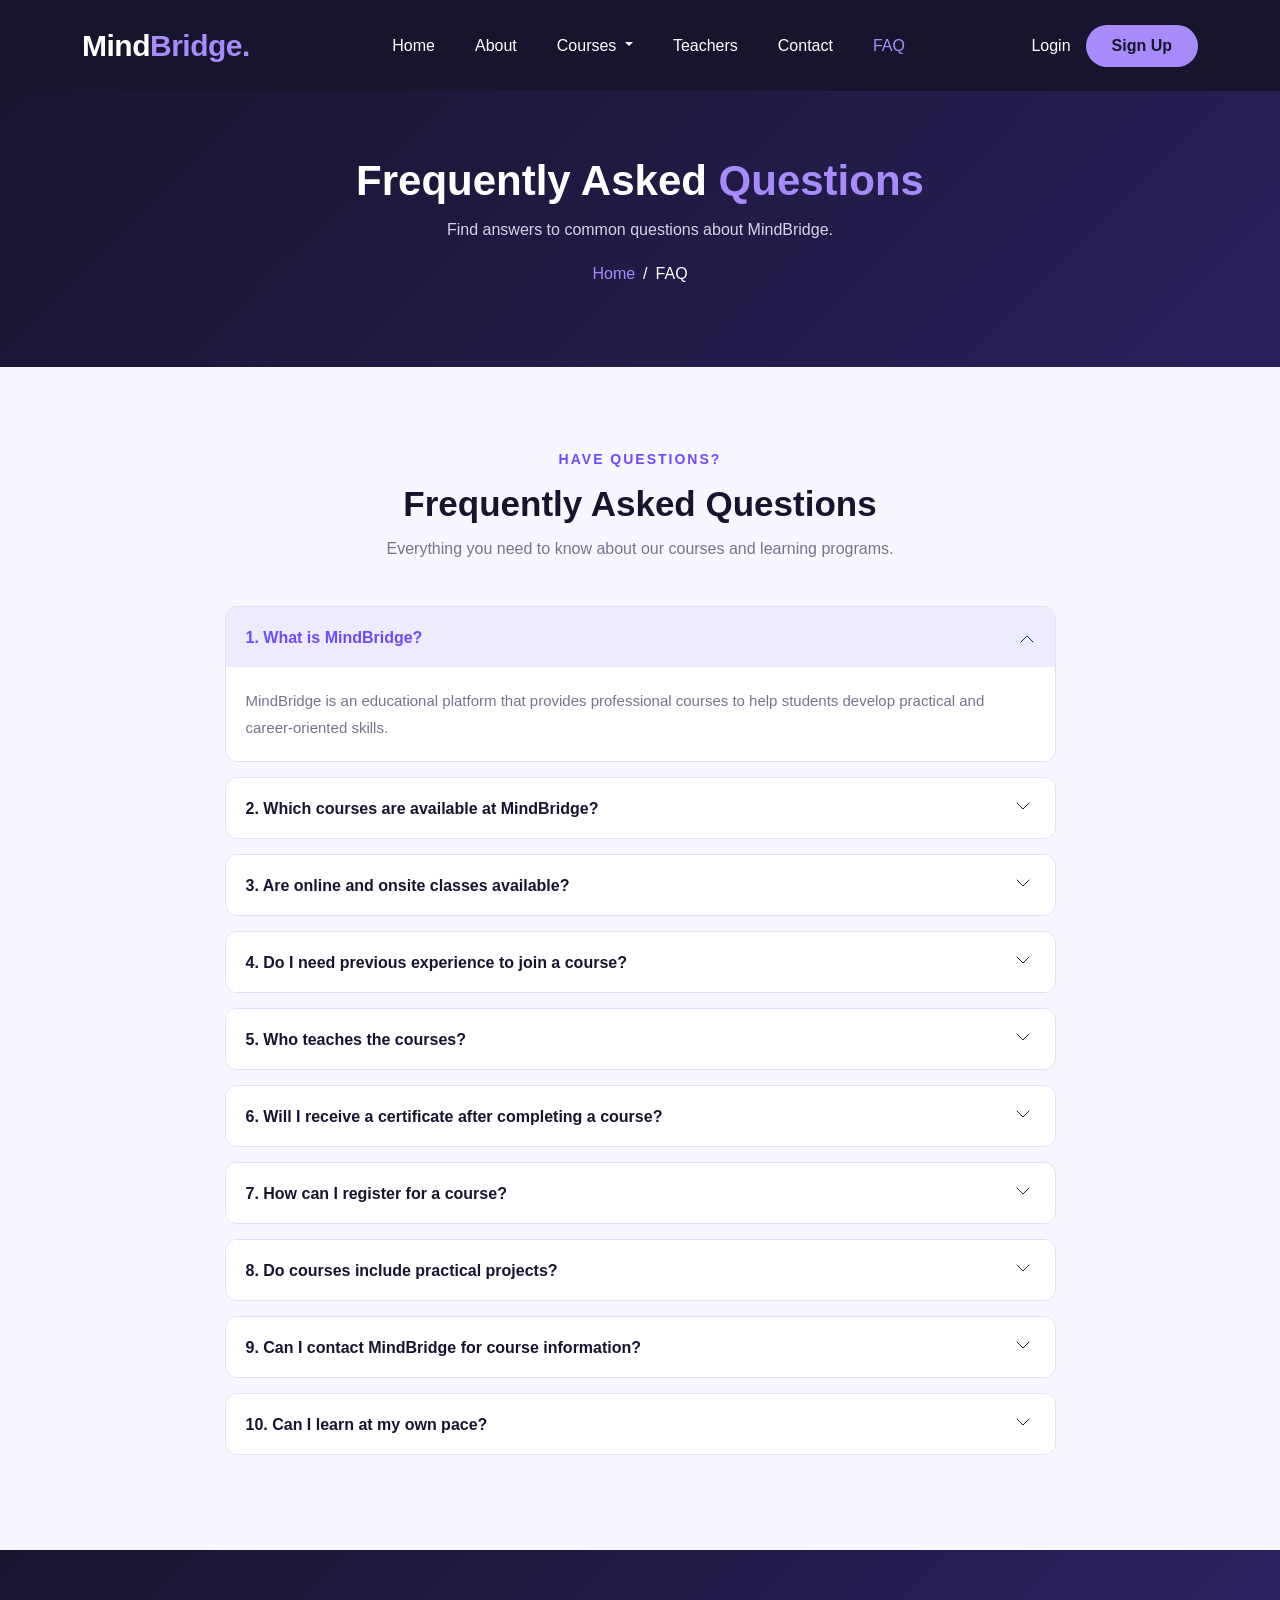
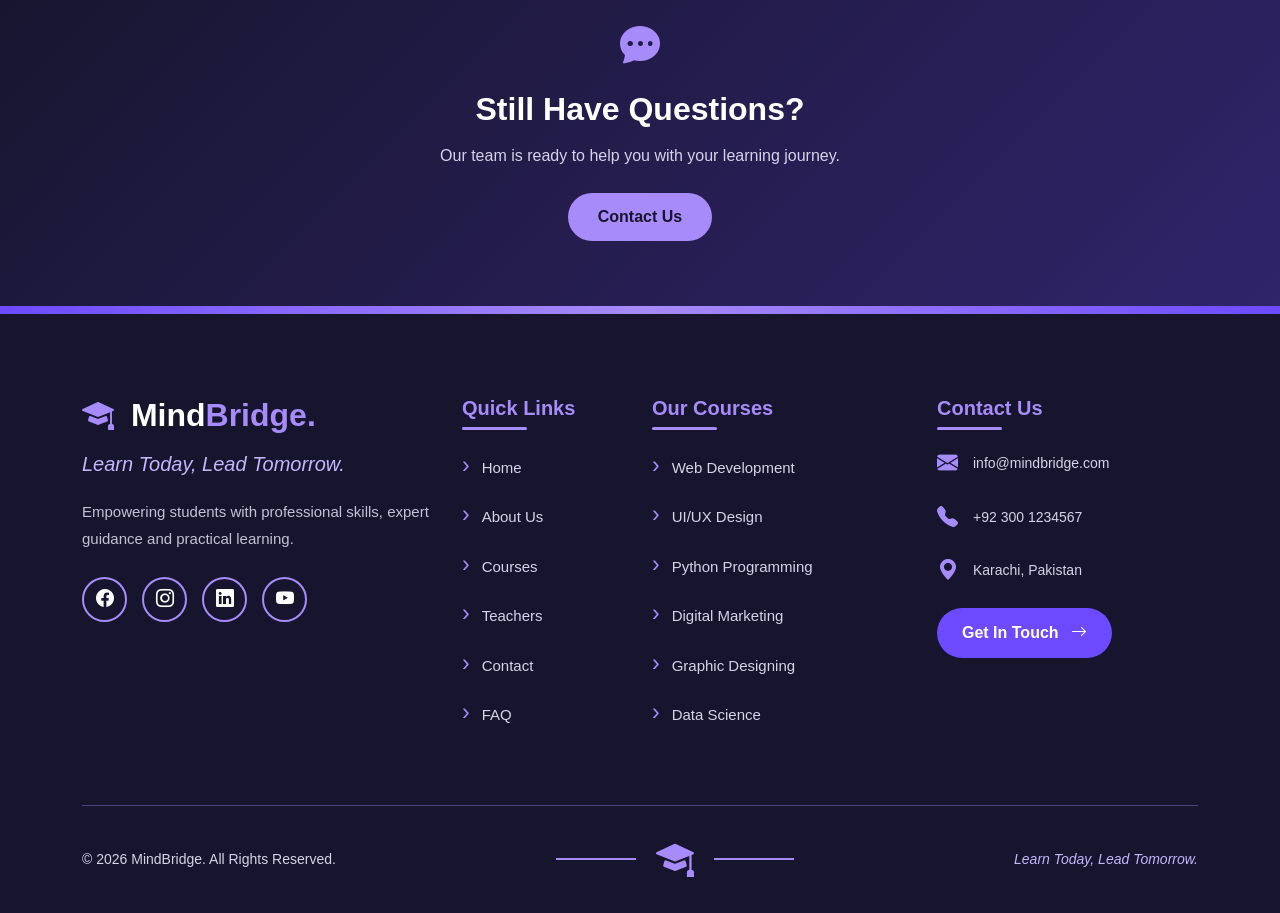
<file: faq.html>
<!DOCTYPE html>
<html lang="en">

<head>
    <meta charset="UTF-8">
    <meta name="viewport" content="width=device-width, initial-scale=1.0">

    <title>MindBridge - Learn & Grow</title>

    <!-- Bootstrap CSS -->
    <link href="https://cdn.jsdelivr.net/npm/bootstrap@5.3.3/dist/css/bootstrap.min.css" rel="stylesheet">

    <!-- Custom CSS -->
    <link rel="stylesheet" href="faq.css">
     
    <link rel="stylesheet"
href="https://cdn.jsdelivr.net/npm/bootstrap-icons@1.11.3/font/bootstrap-icons.min.css">

</head>

<body>

    <!-- NAVBAR START -->

    <nav class="navbar navbar-expand-lg navbar-dark">

        <div class="container">

            <!-- Logo -->
            <a class="navbar-brand" href="index.html">
                Mind<span>Bridge.</span>
            </a>

            <!-- Toggle Button -->
            <button class="navbar-toggler" type="button"
                data-bs-toggle="collapse"
                data-bs-target="#navbarNav"
                aria-controls="navbarNav"
                aria-expanded="false"
                aria-label="Toggle navigation">

                <span class="navbar-toggler-icon"></span>

            </button>

            <!-- Navbar Links -->
            <div class="collapse navbar-collapse" id="navbarNav">

                <ul class="navbar-nav mx-auto">

                    <li class="nav-item">
                        <a class="nav-link" href="index.html">Home</a>
                    </li>

                    <li class="nav-item">
                        <a class="nav-link" href="about.html">About</a>
                    </li>

                    <!-- Courses Dropdown -->
                    <li class="nav-item dropdown">

                        <a class="nav-link dropdown-toggle"
                            href="courses.html"
                            role="button"
                            data-bs-toggle="dropdown"
                            aria-expanded="false">

                            Courses

                        </a>

                        <ul class="dropdown-menu">

                            <li>
                                <a class="dropdown-item" href="web development.html">
                                    Web Development
                                </a>
                            </li>

                            <li>
                                <a class="dropdown-item" href="ui-ux.html">
                                    UI/UX Design
                                </a>
                            </li>

                            <li>
                                <a class="dropdown-item" href="python.html">
                                    Python Programming
                                </a>
                            </li>

                            <li>
                                <a class="dropdown-item" href="digital-marketing.html">
                                    Digital Marketing
                                </a>
                            </li>

                            <li>
                                <a class="dropdown-item" href="graphic-design.html">
                                    Graphic Designing
                                </a>
                            </li>

                            <li>
                                <a class="dropdown-item" href="data-science.html">
                                    Data Science
                                </a>
                            </li>

                        </ul>

                    </li>

                    <li class="nav-item">
                        <a class="nav-link" href="teachers.html">Teachers</a>
                    </li>

                    <li class="nav-item">
                        <a class="nav-link" href="contact.html">Contact</a>
                    </li>

                    <li class="nav-item">
                        <a class="nav-link active" href="faq.html">FAQ</a>
                    </li>

                </ul>

                <!-- Login and Sign Up -->
                <div class="nav-buttons">

                    <a href="login.html" class="login-btn">
                        Login
                    </a>

                    <a href="signup.html" class="btn signup-btn">
                        Sign Up
                    </a>

                </div>

            </div>

        </div>

    </nav>

    <!-- NAVBAR END -->


<!-- FAQ BANNER START -->
<section class="faq-banner">
    <div class="container text-center">
        <h1>Frequently Asked <span>Questions</span></h1>
        <p>Find answers to common questions about MindBridge.</p>

        <nav aria-label="breadcrumb">
            <ol class="breadcrumb justify-content-center">
                <li class="breadcrumb-item">
                    <a href="index.html">Home</a>
                </li>
                <li class="breadcrumb-item active">FAQ</li>
            </ol>
        </nav>
    </div>
</section>
<!-- FAQ BANNER END -->


<!-- FAQ SECTION START -->
<section class="faq-section">
    <div class="container">

        <div class="text-center faq-heading">
            <span>HAVE QUESTIONS?</span>
            <h2>Frequently Asked Questions</h2>
            <p>Everything you need to know about our courses and learning programs.</p>
        </div>

        <div class="row justify-content-center">
            <div class="col-lg-9">

                <div class="accordion" id="faqAccordion">

                    <!-- QUESTION 1 -->
                    <div class="accordion-item">
                        <h2 class="accordion-header">
                            <button class="accordion-button" type="button"
                                data-bs-toggle="collapse"
                                data-bs-target="#faq1">
                                1. What is MindBridge?
                            </button>
                        </h2>
                        <div id="faq1" class="accordion-collapse collapse show"
                            data-bs-parent="#faqAccordion">
                            <div class="accordion-body">
                                MindBridge is an educational platform that provides
                                professional courses to help students develop
                                practical and career-oriented skills.
                            </div>
                        </div>
                    </div>

                    <!-- QUESTION 2 -->
                    <div class="accordion-item">
                        <h2 class="accordion-header">
                            <button class="accordion-button collapsed" type="button"
                                data-bs-toggle="collapse"
                                data-bs-target="#faq2">
                                2. Which courses are available at MindBridge?
                            </button>
                        </h2>
                        <div id="faq2" class="accordion-collapse collapse"
                            data-bs-parent="#faqAccordion">
                            <div class="accordion-body">
                                We offer Web Development, UI/UX Design, Python
                                Programming, Digital Marketing, Graphic Designing
                                and Data Science courses.
                            </div>
                        </div>
                    </div>

                    <!-- QUESTION 3 -->
                    <div class="accordion-item">
                        <h2 class="accordion-header">
                            <button class="accordion-button collapsed" type="button"
                                data-bs-toggle="collapse"
                                data-bs-target="#faq3">
                                3. Are online and onsite classes available?
                            </button>
                        </h2>
                        <div id="faq3" class="accordion-collapse collapse"
                            data-bs-parent="#faqAccordion">
                            <div class="accordion-body">
                                Yes! Students can choose online or onsite learning
                                according to their convenience and preferences.
                            </div>
                        </div>
                    </div>

                    <!-- QUESTION 4 -->
                    <div class="accordion-item">
                        <h2 class="accordion-header">
                            <button class="accordion-button collapsed" type="button"
                                data-bs-toggle="collapse"
                                data-bs-target="#faq4">
                                4. Do I need previous experience to join a course?
                            </button>
                        </h2>
                        <div id="faq4" class="accordion-collapse collapse"
                            data-bs-parent="#faqAccordion">
                            <div class="accordion-body">
                                No! Many of our courses are beginner-friendly.
                                You can start learning even if you have no previous
                                experience.
                            </div>
                        </div>
                    </div>

                    <!-- QUESTION 5 -->
                    <div class="accordion-item">
                        <h2 class="accordion-header">
                            <button class="accordion-button collapsed" type="button"
                                data-bs-toggle="collapse"
                                data-bs-target="#faq5">
                                5. Who teaches the courses?
                            </button>
                        </h2>
                        <div id="faq5" class="accordion-collapse collapse"
                            data-bs-parent="#faqAccordion">
                            <div class="accordion-body">
                                Our courses are designed to be taught by experienced
                                instructors who guide students through practical
                                learning activities.
                            </div>
                        </div>
                    </div>

                    <!-- QUESTION 6 -->
                    <div class="accordion-item">
                        <h2 class="accordion-header">
                            <button class="accordion-button collapsed" type="button"
                                data-bs-toggle="collapse"
                                data-bs-target="#faq6">
                                6. Will I receive a certificate after completing a course?
                            </button>
                        </h2>
                        <div id="faq6" class="accordion-collapse collapse"
                            data-bs-parent="#faqAccordion">
                            <div class="accordion-body">
                                Yes! Students can receive a course completion
                                certificate after successfully completing
                                the course requirements.
                            </div>
                        </div>
                    </div>

                    <!-- QUESTION 7 -->
                    <div class="accordion-item">
                        <h2 class="accordion-header">
                            <button class="accordion-button collapsed" type="button"
                                data-bs-toggle="collapse"
                                data-bs-target="#faq7">
                                7. How can I register for a course?
                            </button>
                        </h2>
                        <div id="faq7" class="accordion-collapse collapse"
                            data-bs-parent="#faqAccordion">
                            <div class="accordion-body">
                                Visit our Sign Up page, create your account,
                                select your preferred course and choose your
                                learning mode.
                            </div>
                        </div>
                    </div>

                    <!-- QUESTION 8 -->
                    <div class="accordion-item">
                        <h2 class="accordion-header">
                            <button class="accordion-button collapsed" type="button"
                                data-bs-toggle="collapse"
                                data-bs-target="#faq8">
                                8. Do courses include practical projects?
                            </button>
                        </h2>
                        <div id="faq8" class="accordion-collapse collapse"
                            data-bs-parent="#faqAccordion">
                            <div class="accordion-body">
                                Yes! Our learning approach includes practical
                                exercises and projects to help students apply
                                their knowledge.
                            </div>
                        </div>
                    </div>

                    <!-- QUESTION 9 -->
                    <div class="accordion-item">
                        <h2 class="accordion-header">
                            <button class="accordion-button collapsed" type="button"
                                data-bs-toggle="collapse"
                                data-bs-target="#faq9">
                                9. Can I contact MindBridge for course information?
                            </button>
                        </h2>
                        <div id="faq9" class="accordion-collapse collapse"
                            data-bs-parent="#faqAccordion">
                            <div class="accordion-body">
                                Absolutely! You can visit our Contact page and
                                send us a message for any course-related questions.
                            </div>
                        </div>
                    </div>

                    <!-- QUESTION 10 -->
                    <div class="accordion-item">
                        <h2 class="accordion-header">
                            <button class="accordion-button collapsed" type="button"
                                data-bs-toggle="collapse"
                                data-bs-target="#faq10">
                                10. Can I learn at my own pace?
                            </button>
                        </h2>
                        <div id="faq10" class="accordion-collapse collapse"
                            data-bs-parent="#faqAccordion">
                            <div class="accordion-body">
                                Our learning options are designed to offer
                                flexibility so students can manage their learning
                                alongside their daily responsibilities.
                            </div>
                        </div>
                    </div>

                </div>

            </div>
        </div>

    </div>
</section>
<!-- FAQ SECTION END -->


<!-- STILL HAVE QUESTIONS -->
<section class="faq-contact">
    <div class="container text-center">
        <i class="bi bi-chat-dots-fill"></i>
        <h2>Still Have Questions?</h2>
        <p>Our team is ready to help you with your learning journey.</p>
        <a href="contact.html" class="faq-contact-btn">Contact Us</a>
    </div>
</section>




<!-- FOOTER START -->

<footer class="footer">

    <div class="footer-wave"></div>

    <div class="container">

        <div class="row gy-5 footer-content">

            <!-- BRAND SECTION -->
            <div class="col-lg-4 col-md-6">

                <h2 class="footer-logo">
                    <i class="bi bi-mortarboard-fill"></i>
                    Mind<span>Bridge.</span>
                </h2>

                <h4 class="footer-tagline">
                    Learn Today, Lead Tomorrow.
                </h4>

                <p class="footer-text">
                    Empowering students with professional skills,
                    expert guidance and practical learning.
                </p>

                <!-- SOCIAL ICONS -->
                <div class="social-links">

                    <a href="#" aria-label="Facebook">
                        <i class="bi bi-facebook"></i>
                    </a>

                    <a href="#" aria-label="Instagram">
                        <i class="bi bi-instagram"></i>
                    </a>

                    <a href="#" aria-label="LinkedIn">
                        <i class="bi bi-linkedin"></i>
                    </a>

                    <a href="#" aria-label="YouTube">
                        <i class="bi bi-youtube"></i>
                    </a>

                </div>

            </div>


            <!-- QUICK LINKS -->
            <div class="col-lg-2 col-md-6">

                <h5>Quick Links</h5>

                <ul class="footer-links">

                    <li><a href="index.html">Home</a></li>
                    <li><a href="about.html">About Us</a></li>
                    <li><a href="courses.html">Courses</a></li>
                    <li><a href="teachers.html">Teachers</a></li>
                    <li><a href="contact.html">Contact</a></li>
                    <li><a href="faq.html">FAQ</a></li>

                </ul>

            </div>


            <!-- COURSES -->
            <div class="col-lg-3 col-md-6">

                <h5>Our Courses</h5>

                <ul class="footer-links">

                    <li>
                        <a href="web-development.html">Web Development</a>
                    </li>

                    <li>
                        <a href="ui-ux.html">UI/UX Design</a>
                    </li>

                    <li>
                        <a href="python.html">Python Programming</a>
                    </li>

                    <li>
                        <a href="digital-marketing.html">Digital Marketing</a>
                    </li>

                    <li>
                        <a href="graphic-design.html">Graphic Designing</a>
                    </li>

                    <li>
                        <a href="data-science.html">Data Science</a>
                    </li>

                </ul>

            </div>


            <!-- CONTACT -->
            <div class="col-lg-3 col-md-6">

                <h5>Contact Us</h5>

                <ul class="footer-contact">

                    <li>
                        <i class="bi bi-envelope-fill"></i>
                        info@mindbridge.com
                    </li>

                    <li>
                        <i class="bi bi-telephone-fill"></i>
                        +92 300 1234567
                    </li>

                    <li>
                        <i class="bi bi-geo-alt-fill"></i>
                        Karachi, Pakistan
                    </li>

                </ul>

                <a href="contact.html" class="footer-btn">
                    Get In Touch
                    <i class="bi bi-arrow-right"></i>
                </a>

            </div>

        </div>


        <!-- FOOTER BOTTOM -->
        <div class="footer-bottom">

            <p>
                © 2026 MindBridge. All Rights Reserved.
            </p>

            <div class="footer-cap">
                <span></span>
                <i class="bi bi-mortarboard-fill"></i>
                <span></span>
            </div>

            <p class="bottom-tagline">
                Learn Today, Lead Tomorrow.
            </p>

        </div>

    </div>

</footer>

<!-- FOOTER END -->

    <!-- Bootstrap JS -->
    <script src="https://cdn.jsdelivr.net/npm/bootstrap@5.3.3/dist/js/bootstrap.bundle.min.js"></script>

</body>
</html>
</file>
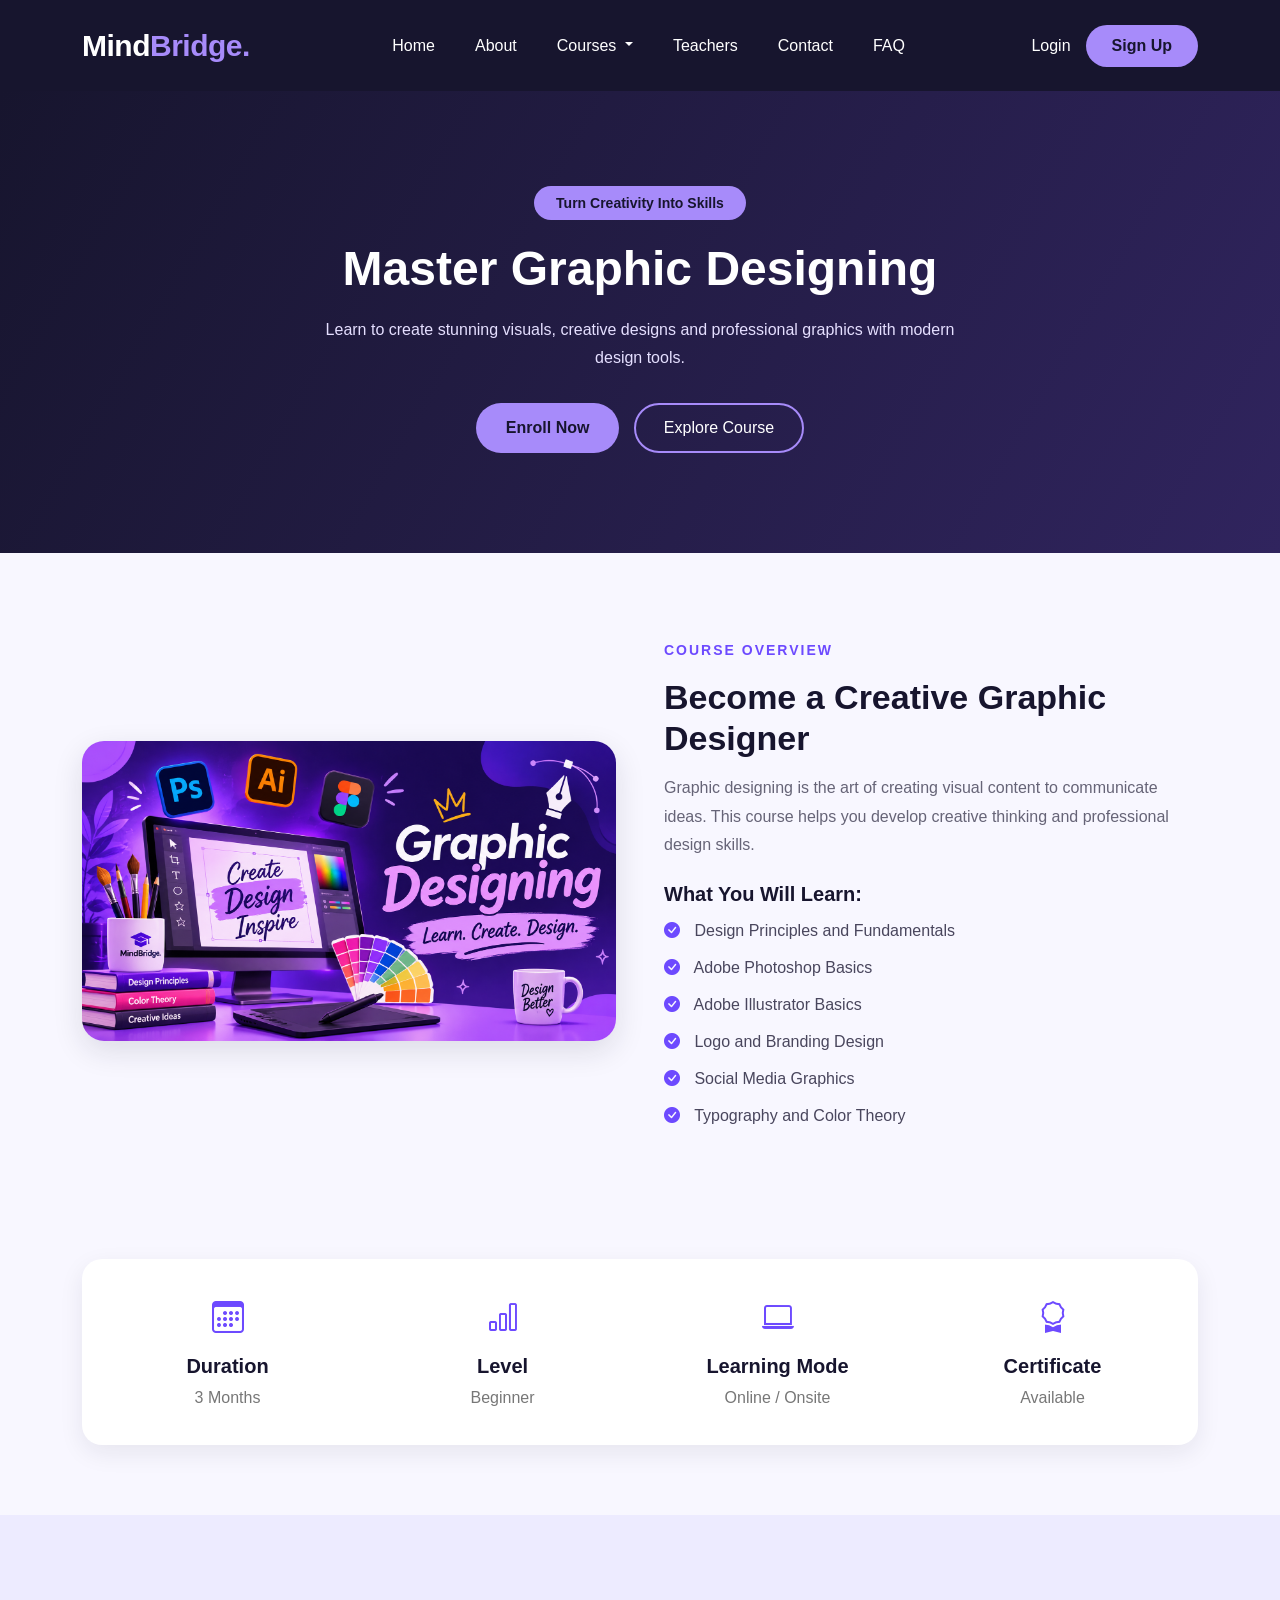
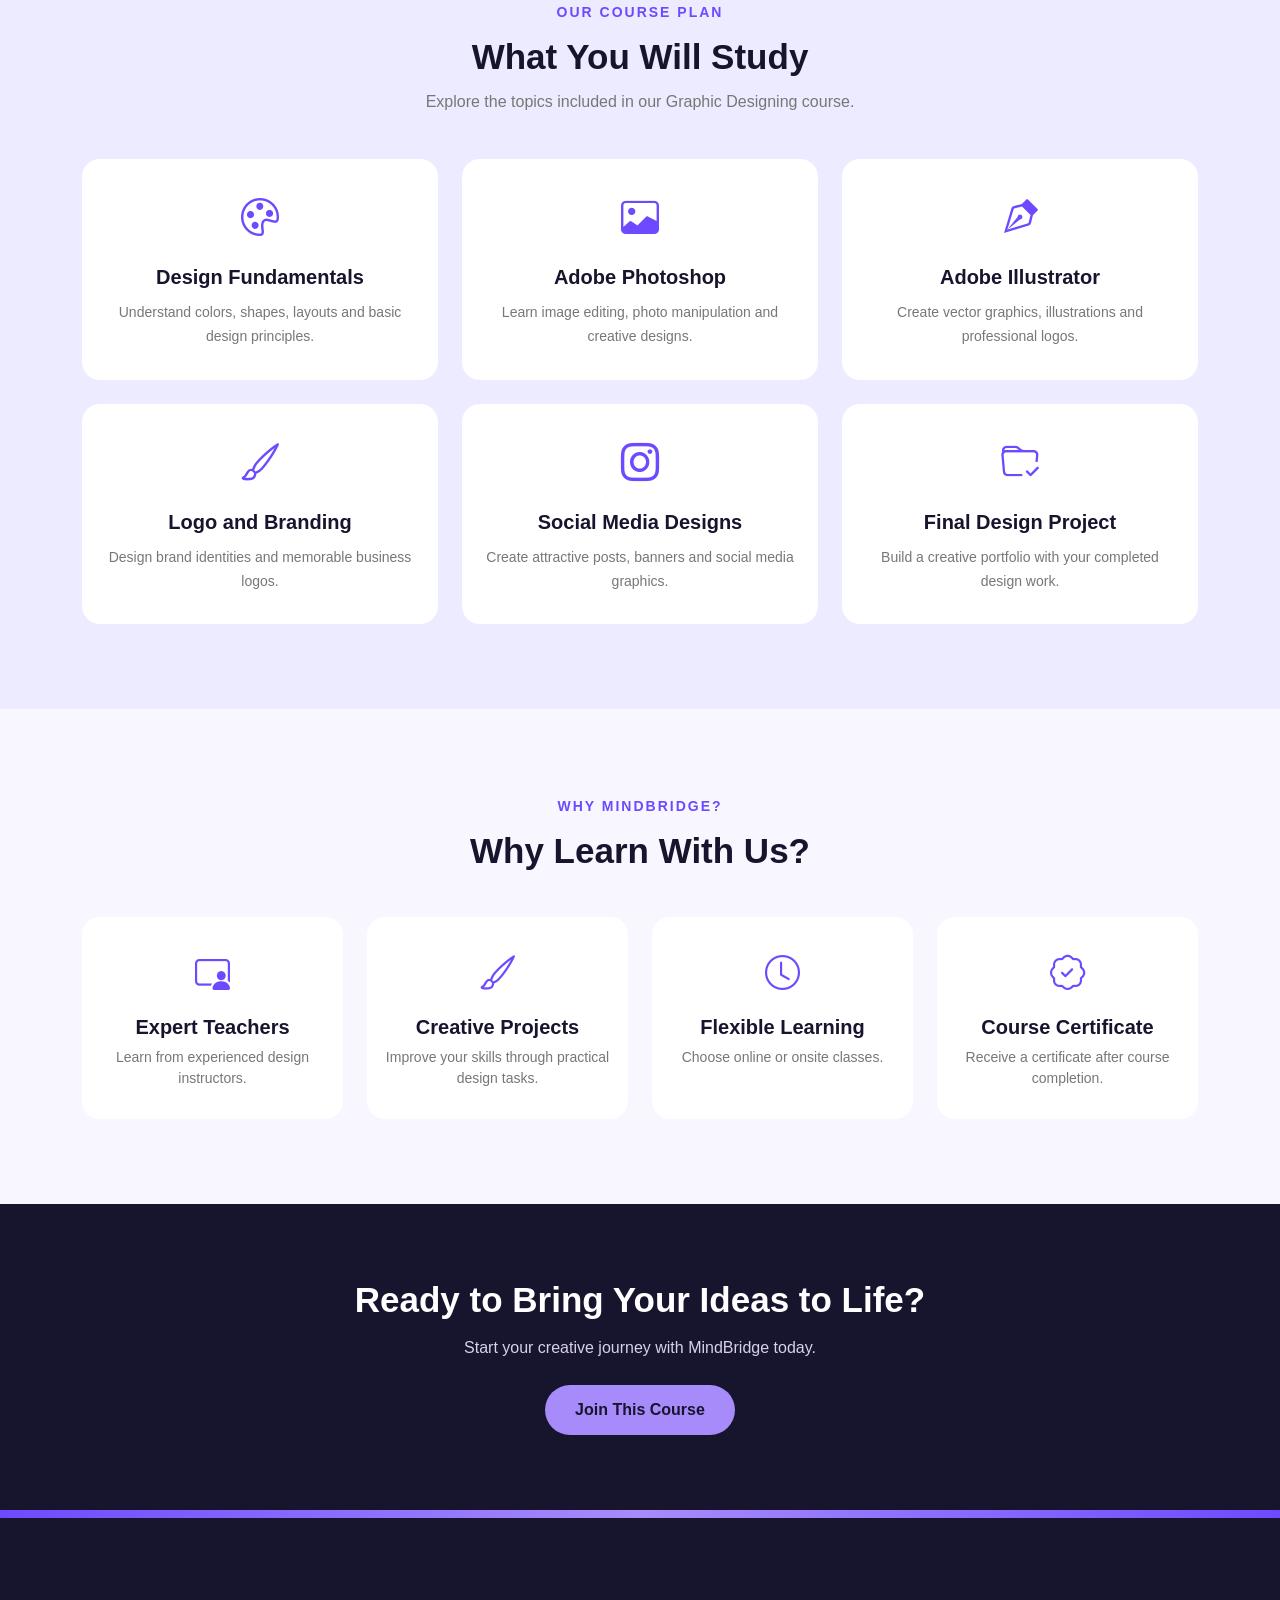
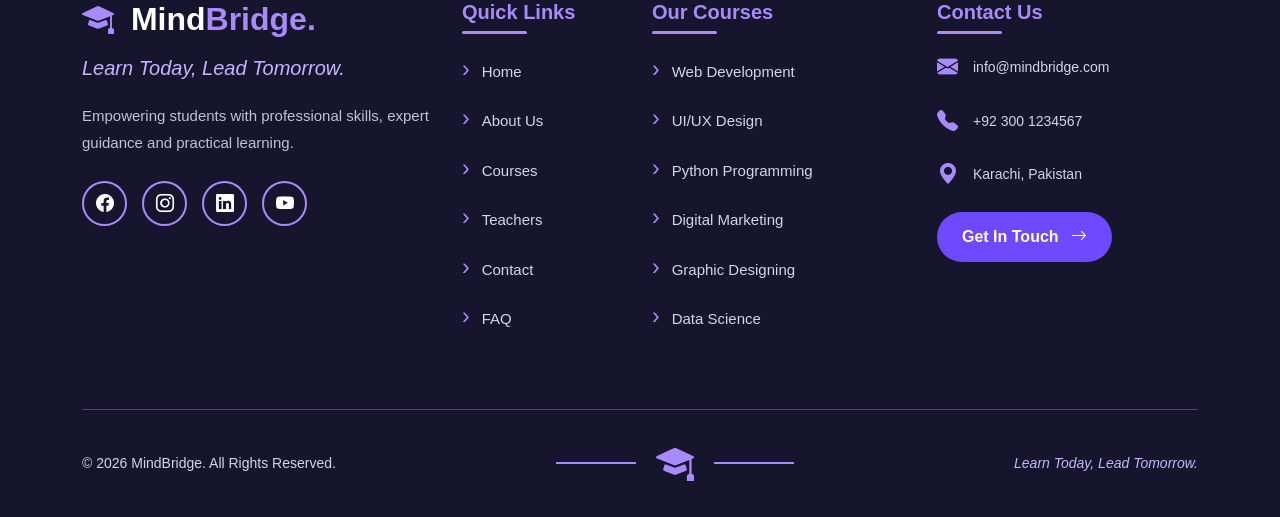
<file: graphic-design.html>
<!DOCTYPE html>
<html lang="en">

<head>
    <meta charset="UTF-8">
    <meta name="viewport" content="width=device-width, initial-scale=1.0">

    <title>MindBridge - Learn & Grow</title>

    <!-- Bootstrap CSS -->
    <link href="https://cdn.jsdelivr.net/npm/bootstrap@5.3.3/dist/css/bootstrap.min.css" rel="stylesheet">

    <!-- Custom CSS -->
    <link rel="stylesheet" href="graphic-design.css">

    
    <link rel="stylesheet"
href="https://cdn.jsdelivr.net/npm/bootstrap-icons@1.11.3/font/bootstrap-icons.min.css">
</head>

<body>

    <!-- NAVBAR START -->

    <nav class="navbar navbar-expand-lg navbar-dark">

        <div class="container">

            <!-- Logo -->
            <a class="navbar-brand" href="index.html">
                Mind<span>Bridge.</span>
            </a>

            <!-- Toggle Button -->
            <button class="navbar-toggler" type="button"
                data-bs-toggle="collapse"
                data-bs-target="#navbarNav"
                aria-controls="navbarNav"
                aria-expanded="false"
                aria-label="Toggle navigation">

                <span class="navbar-toggler-icon"></span>

            </button>

            <!-- Navbar Links -->
            <div class="collapse navbar-collapse" id="navbarNav">

                <ul class="navbar-nav mx-auto">

                    <li class="nav-item">
                        <a class="nav-link" href="index.html">Home</a>
                    </li>

                    <li class="nav-item">
                        <a class="nav-link" href="about.html">About</a>
                    </li>

                    <!-- Courses Dropdown -->
                    <li class="nav-item dropdown">

                        <a class="nav-link dropdown-toggle"
                            href="courses.html"
                            role="button"
                            data-bs-toggle="dropdown"
                            aria-expanded="false">

                            Courses

                        </a>

                        <ul class="dropdown-menu">

                            <li>
                                <a class="dropdown-item" href="web development.html">
                                    Web Development
                                </a>
                            </li>

                            <li>
                                <a class="dropdown-item" href="ui-ux.html">
                                    UI/UX Design
                                </a>
                            </li>

                            <li>
                                <a class="dropdown-item " href="python.html">
                                    Python Programming
                                </a>
                            </li>

                            <li>
                                <a class="dropdown-item" href="digital-marketing.html">
                                    Digital Marketing
                                </a>
                            </li>

                            <li>
                                <a class="dropdown-item active" href="graphic-design.html">
                                    Graphic Designing
                                </a>
                            </li>

                            <li>
                                <a class="dropdown-item" href="data-science.html">
                                    Data Science
                                </a>
                            </li>

                        </ul>

                    </li>

                    <li class="nav-item">
                        <a class="nav-link" href="teachers.html">Teachers</a>
                    </li>

                    <li class="nav-item">
                        <a class="nav-link" href="contact.html">Contact</a>
                    </li>

                    <li class="nav-item">
                        <a class="nav-link" href="faq.html">FAQ</a>
                    </li>

                </ul>

                <!-- Login and Sign Up -->
                <div class="nav-buttons">

                    <a href="login.html" class="login-btn">
                        Login
                    </a>

                    <a href="signup.html" class="btn signup-btn">
                        Sign Up
                    </a>

                </div>

            </div>

        </div>

    </nav>

    <!-- NAVBAR END -->



<!-- GRAPHIC DESIGN BANNER -->
<section class="graphic-banner">
    <div class="container">
        <span class="graphic-badge">Turn Creativity Into Skills</span>
        <h1>Master Graphic Designing</h1>
        <p>
            Learn to create stunning visuals, creative designs and
            professional graphics with modern design tools.
        </p>
        <a href="register.html" class="graphic-btn">Enroll Now</a>
        <a href="#graphic-overview" class="graphic-outline-btn">Explore Course</a>
    </div>
</section>

<!-- COURSE OVERVIEW -->
<section class="graphic-overview" id="graphic-overview">
    <div class="container">
        <div class="row align-items-center g-5">
            <div class="col-lg-6">
                <img src="G1.png"
                     class="img-fluid graphic-img"
                     alt="Graphic Designing Course">
            </div>

            <div class="col-lg-6 graphic-content">
                <span class="graphic-small">COURSE OVERVIEW</span>
                <h2>Become a Creative Graphic Designer</h2>
                <p>
                    Graphic designing is the art of creating visual content
                    to communicate ideas. This course helps you develop
                    creative thinking and professional design skills.
                </p>

                <h5>What You Will Learn:</h5>
                <ul>
                    <li><i class="bi bi-check-circle-fill"></i> Design Principles and Fundamentals</li>
                    <li><i class="bi bi-check-circle-fill"></i> Adobe Photoshop Basics</li>
                    <li><i class="bi bi-check-circle-fill"></i> Adobe Illustrator Basics</li>
                    <li><i class="bi bi-check-circle-fill"></i> Logo and Branding Design</li>
                    <li><i class="bi bi-check-circle-fill"></i> Social Media Graphics</li>
                    <li><i class="bi bi-check-circle-fill"></i> Typography and Color Theory</li>
                </ul>
            </div>
        </div>
    </div>
</section>

<!-- COURSE DETAILS -->
<section class="graphic-details">
    <div class="container">
        <div class="graphic-detail-card">
            <div class="row text-center g-4">
                <div class="col-md-3">
                    <i class="bi bi-calendar3"></i>
                    <h5>Duration</h5>
                    <p>3 Months</p>
                </div>

                <div class="col-md-3">
                    <i class="bi bi-bar-chart"></i>
                    <h5>Level</h5>
                    <p>Beginner</p>
                </div>

                <div class="col-md-3">
                    <i class="bi bi-laptop"></i>
                    <h5>Learning Mode</h5>
                    <p>Online / Onsite</p>
                </div>

                <div class="col-md-3">
                    <i class="bi bi-award"></i>
                    <h5>Certificate</h5>
                    <p>Available</p>
                </div>
            </div>
        </div>
    </div>
</section>

<!-- COURSE CURRICULUM -->
<section class="graphic-curriculum">
    <div class="container">
        <div class="text-center graphic-heading">
            <span>OUR COURSE PLAN</span>
            <h2>What You Will Study</h2>
            <p>Explore the topics included in our Graphic Designing course.</p>
        </div>

        <div class="row g-4">
            <div class="col-md-4">
                <div class="graphic-module-card">
                    <i class="bi bi-palette"></i>
                    <h5>Design Fundamentals</h5>
                    <p>Understand colors, shapes, layouts and basic design principles.</p>
                </div>
            </div>

            <div class="col-md-4">
                <div class="graphic-module-card">
                    <i class="bi bi-image"></i>
                    <h5>Adobe Photoshop</h5>
                    <p>Learn image editing, photo manipulation and creative designs.</p>
                </div>
            </div>

            <div class="col-md-4">
                <div class="graphic-module-card">
                    <i class="bi bi-vector-pen"></i>
                    <h5>Adobe Illustrator</h5>
                    <p>Create vector graphics, illustrations and professional logos.</p>
                </div>
            </div>

            <div class="col-md-4">
                <div class="graphic-module-card">
                    <i class="bi bi-brush"></i>
                    <h5>Logo and Branding</h5>
                    <p>Design brand identities and memorable business logos.</p>
                </div>
            </div>

            <div class="col-md-4">
                <div class="graphic-module-card">
                    <i class="bi bi-instagram"></i>
                    <h5>Social Media Designs</h5>
                    <p>Create attractive posts, banners and social media graphics.</p>
                </div>
            </div>

            <div class="col-md-4">
                <div class="graphic-module-card">
                    <i class="bi bi-folder-check"></i>
                    <h5>Final Design Project</h5>
                    <p>Build a creative portfolio with your completed design work.</p>
                </div>
            </div>
        </div>
    </div>
</section>

<!-- WHY CHOOSE US -->
<section class="graphic-benefits">
    <div class="container">
        <div class="text-center graphic-heading">
            <span>WHY MINDBRIDGE?</span>
            <h2>Why Learn With Us?</h2>
        </div>

        <div class="row g-4">
            <div class="col-md-3">
                <div class="graphic-benefit-card">
                    <i class="bi bi-person-video3"></i>
                    <h5>Expert Teachers</h5>
                    <p>Learn from experienced design instructors.</p>
                </div>
            </div>

            <div class="col-md-3">
                <div class="graphic-benefit-card">
                    <i class="bi bi-brush"></i>
                    <h5>Creative Projects</h5>
                    <p>Improve your skills through practical design tasks.</p>
                </div>
            </div>

            <div class="col-md-3">
                <div class="graphic-benefit-card">
                    <i class="bi bi-clock"></i>
                    <h5>Flexible Learning</h5>
                    <p>Choose online or onsite classes.</p>
                </div>
            </div>

            <div class="col-md-3">
                <div class="graphic-benefit-card">
                    <i class="bi bi-patch-check"></i>
                    <h5>Course Certificate</h5>
                    <p>Receive a certificate after course completion.</p>
                </div>
            </div>
        </div>
    </div>
</section>

<!-- FINAL CTA -->
<section class="graphic-cta">
    <div class="container">
        <h2>Ready to Bring Your Ideas to Life?</h2>
        <p>Start your creative journey with MindBridge today.</p>
        <a href="register.html" class="graphic-btn">Join This Course</a>
    </div>
</section>




<!-- FOOTER START -->

<footer class="footer">

    <div class="footer-wave"></div>

    <div class="container">

        <div class="row gy-5 footer-content">

            <!-- BRAND SECTION -->
            <div class="col-lg-4 col-md-6">

                <h2 class="footer-logo">
                    <i class="bi bi-mortarboard-fill"></i>
                    Mind<span>Bridge.</span>
                </h2>

                <h4 class="footer-tagline">
                    Learn Today, Lead Tomorrow.
                </h4>

                <p class="footer-text">
                    Empowering students with professional skills,
                    expert guidance and practical learning.
                </p>

                <!-- SOCIAL ICONS -->
                <div class="social-links">

                    <a href="#" aria-label="Facebook">
                        <i class="bi bi-facebook"></i>
                    </a>

                    <a href="#" aria-label="Instagram">
                        <i class="bi bi-instagram"></i>
                    </a>

                    <a href="#" aria-label="LinkedIn">
                        <i class="bi bi-linkedin"></i>
                    </a>

                    <a href="#" aria-label="YouTube">
                        <i class="bi bi-youtube"></i>
                    </a>

                </div>

            </div>


            <!-- QUICK LINKS -->
            <div class="col-lg-2 col-md-6">

                <h5>Quick Links</h5>

                <ul class="footer-links">

                    <li><a href="index.html">Home</a></li>
                    <li><a href="about.html">About Us</a></li>
                    <li><a href="courses.html">Courses</a></li>
                    <li><a href="teachers.html">Teachers</a></li>
                    <li><a href="contact.html">Contact</a></li>
                    <li><a href="faq.html">FAQ</a></li>

                </ul>

            </div>


            <!-- COURSES -->
            <div class="col-lg-3 col-md-6">

                <h5>Our Courses</h5>

                <ul class="footer-links">

                    <li>
                        <a href="web-development.html">Web Development</a>
                    </li>

                    <li>
                        <a href="ui-ux.html">UI/UX Design</a>
                    </li>

                    <li>
                        <a href="python.html">Python Programming</a>
                    </li>

                    <li>
                        <a href="digital-marketing.html">Digital Marketing</a>
                    </li>

                    <li>
                        <a href="graphic-design.html">Graphic Designing</a>
                    </li>

                    <li>
                        <a href="data-science.html">Data Science</a>
                    </li>

                </ul>

            </div>


            <!-- CONTACT -->
            <div class="col-lg-3 col-md-6">

                <h5>Contact Us</h5>

                <ul class="footer-contact">

                    <li>
                        <i class="bi bi-envelope-fill"></i>
                        info@mindbridge.com
                    </li>

                    <li>
                        <i class="bi bi-telephone-fill"></i>
                        +92 300 1234567
                    </li>

                    <li>
                        <i class="bi bi-geo-alt-fill"></i>
                        Karachi, Pakistan
                    </li>

                </ul>

                <a href="contact.html" class="footer-btn">
                    Get In Touch
                    <i class="bi bi-arrow-right"></i>
                </a>

            </div>

        </div>


        <!-- FOOTER BOTTOM -->
        <div class="footer-bottom">

            <p>
                © 2026 MindBridge. All Rights Reserved.
            </p>

            <div class="footer-cap">
                <span></span>
                <i class="bi bi-mortarboard-fill"></i>
                <span></span>
            </div>

            <p class="bottom-tagline">
                Learn Today, Lead Tomorrow.
            </p>

        </div>

    </div>

</footer>

<!-- FOOTER END -->


    <!-- Bootstrap JS -->
    <script src="https://cdn.jsdelivr.net/npm/bootstrap@5.3.3/dist/js/bootstrap.bundle.min.js"></script>

</body>
</html>
</file>
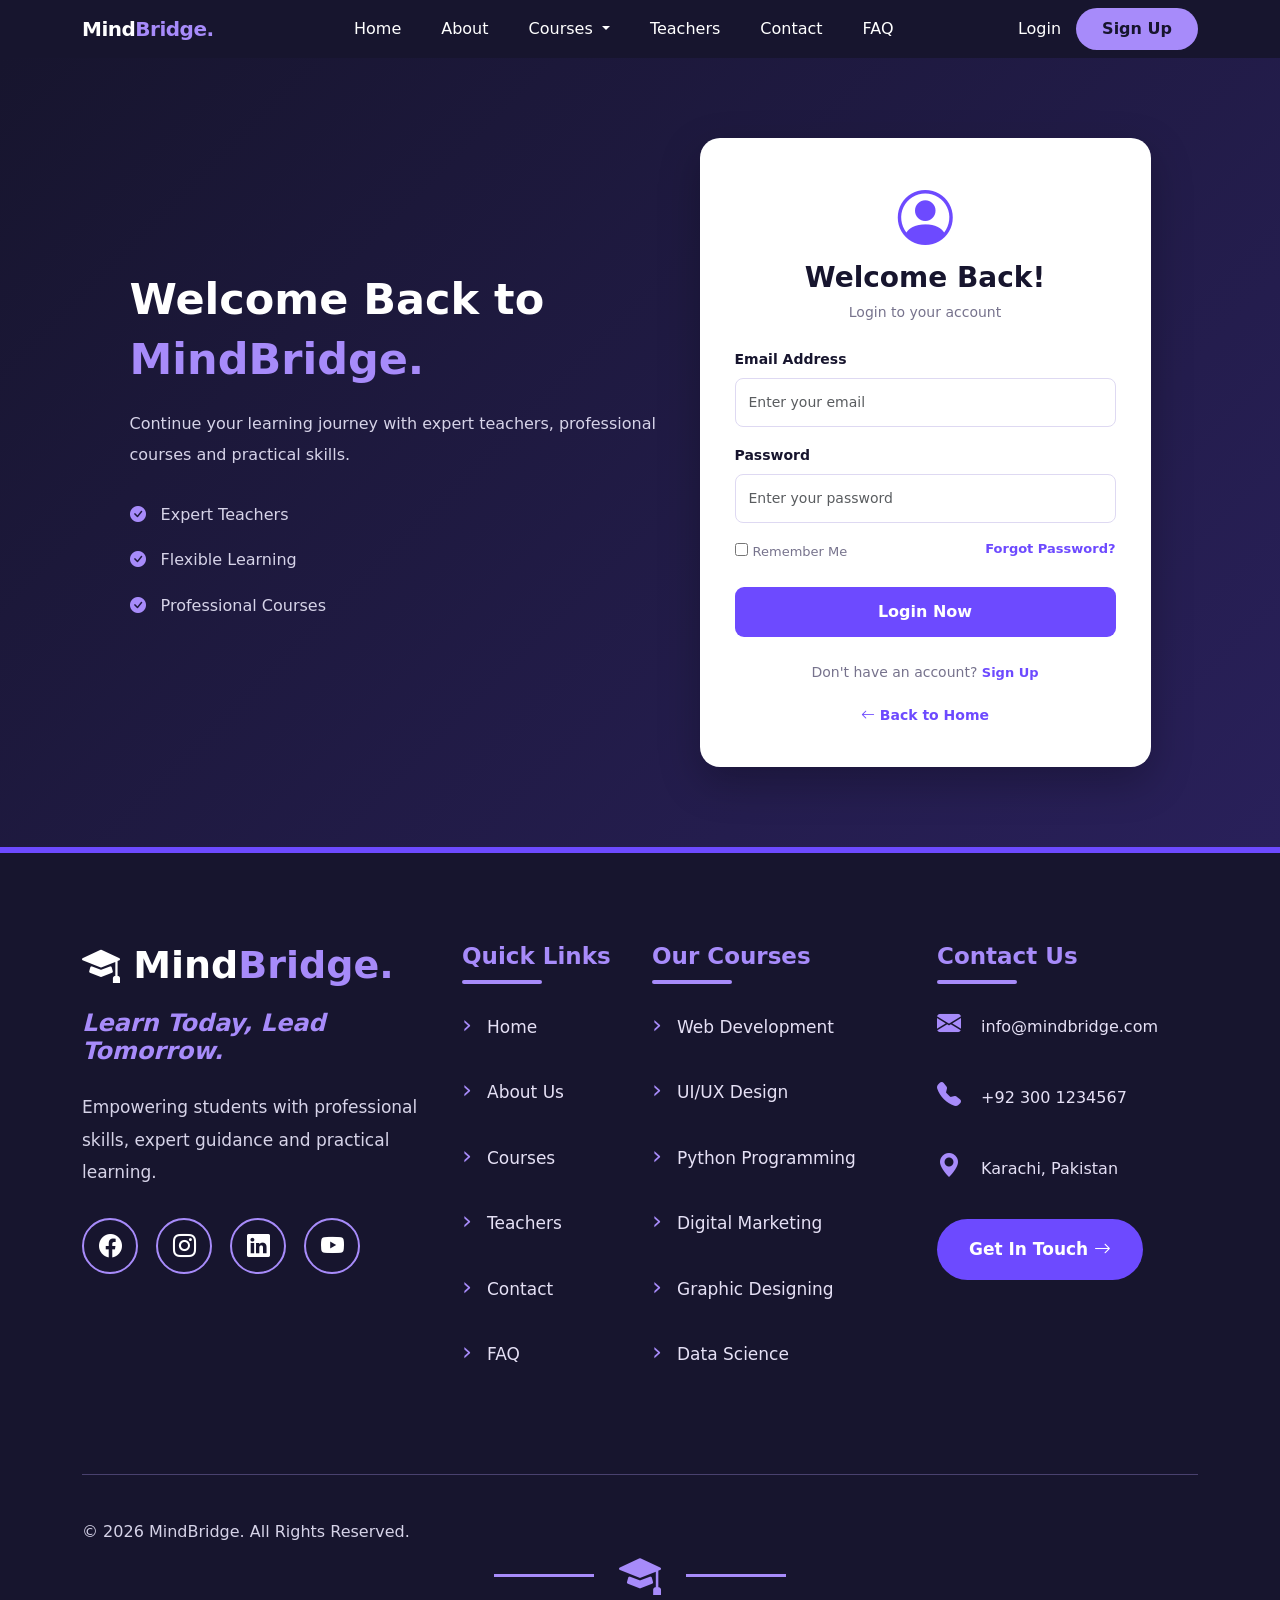
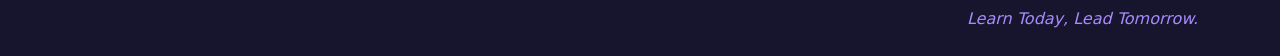
<file: login.html>
<!DOCTYPE html>
<html lang="en">
<head>
    <meta charset="UTF-8">
    <meta name="viewport" content="width=device-width, initial-scale=1.0">
    <title>Document</title>
    <link rel="stylesheet" href="login.css">
    <!-- Bootstrap CSS -->
<link href="https://cdn.jsdelivr.net/npm/bootstrap@5.3.3/dist/css/bootstrap.min.css" rel="stylesheet">

<!-- Bootstrap Icons -->
<link rel="stylesheet" href="https://cdn.jsdelivr.net/npm/bootstrap-icons@1.11.3/font/bootstrap-icons.min.css">
</head>
<body>
    
 
<!-- NAVBAR START -->

<nav class="navbar navbar-expand-lg navbar-dark">
    <div class="container">

        <!-- Logo -->
        <a class="navbar-brand" href="index.html">
            Mind<span>Bridge.</span>
        </a>

        <!-- Toggle Button -->
        <button class="navbar-toggler" type="button"
            data-bs-toggle="collapse"
            data-bs-target="#navbarNav"
            aria-controls="navbarNav"
            aria-expanded="false"
            aria-label="Toggle navigation">

            <span class="navbar-toggler-icon"></span>
        </button>

        <!-- Navbar Links -->
        <div class="collapse navbar-collapse" id="navbarNav">

            <ul class="navbar-nav mx-auto">

                <li class="nav-item">
                    <a class="nav-link " href="index.html">Home</a>
                </li>

                <li class="nav-item">
                    <a class="nav-link" href="about.html">About</a>
                </li>

                <!-- Courses Dropdown -->
                <li class="nav-item dropdown">

                    <a class="nav-link dropdown-toggle"
                       href="#"
                       id="coursesDropdown"
                       role="button"
                       data-bs-toggle="dropdown"
                       aria-expanded="false">
                        Courses
                    </a>

                    <ul class="dropdown-menu" aria-labelledby="coursesDropdown">

                        <li>
                            <a class="dropdown-item" href="web-development.html">
                                Web Development
                            </a>
                        </li>

                        <li>
                            <a class="dropdown-item" href="ui-ux.html">
                                UI/UX Design
                            </a>
                        </li>

                        <li>
                            <a class="dropdown-item" href="python.html">
                                Python Programming
                            </a>
                        </li>

                        <li>
                            <a class="dropdown-item" href="digital-marketing.html">
                                Digital Marketing
                            </a>
                        </li>

                        <li>
                            <a class="dropdown-item" href="graphic-design.html">
                                Graphic Designing
                            </a>
                        </li>

                        <li>
                            <a class="dropdown-item" href="data-science.html">
                                Data Science
                            </a>
                        </li>

                    </ul>
                </li>

                <li class="nav-item">
                    <a class="nav-link" href="teachers.html">Teachers</a>
                </li>

                <li class="nav-item">
                    <a class="nav-link" href="contact.html">Contact</a>
                </li>

                <li class="nav-item">
                    <a class="nav-link" href="faq.html">FAQ</a>
                </li>

            </ul>

            <!-- Login and Sign Up -->
            <div class="nav-buttons">

                <a href="login.html" class="login-btn">
                    Login
                </a>

                <a href="signup.html" class="btn signup-btn">
                    Sign Up
                </a>

            </div>

        </div>
    </div>
</nav>

<!-- NAVBAR END -->









<!-- LOGIN SECTION START -->

<section class="login-section">
    <div class="container">
        <div class="row align-items-center justify-content-center">

            <!-- Left Side -->
            <div class="col-lg-6 login-left">
                <h1>Welcome Back to <span>MindBridge.</span></h1>

                <p>
                    Continue your learning journey with expert teachers,
                    professional courses and practical skills.
                </p>

                <div class="login-features">
                    <p><i class="bi bi-check-circle-fill"></i> Expert Teachers</p>
                    <p><i class="bi bi-check-circle-fill"></i> Flexible Learning</p>
                    <p><i class="bi bi-check-circle-fill"></i> Professional Courses</p>
                </div>
            </div>

            <!-- Right Side Login Form -->
            <div class="col-lg-5">
                <div class="login-card">

                    <div class="text-center mb-4">
                        <i class="bi bi-person-circle login-icon"></i>
                        <h2>Welcome Back!</h2>
                        <p>Login to your account</p>
                    </div>

                    <form>

                        <div class="mb-3">
                            <label class="form-label">Email Address</label>
                            <input type="email" class="form-control"
                                placeholder="Enter your email" required>
                        </div>

                        <div class="mb-3">
                            <label class="form-label">Password</label>
                            <input type="password" class="form-control"
                                placeholder="Enter your password" required>
                        </div>

                        <div class="d-flex justify-content-between mb-4">
                            <div>
                                <input type="checkbox" id="remember">
                                <label for="remember">Remember Me</label>
                            </div>

                            <a href="forgot-password.html">Forgot Password?</a>
                        </div>

                        <button type="submit" class="login-submit">
                            Login Now
                        </button>

                    </form>

                    <div class="signup-text">
                        Don't have an account?
                        <a href="register.html">Sign Up</a>
                    </div>

                    <div class="back-home">
                        <a href="index.html">
                            <i class="bi bi-arrow-left"></i> Back to Home
                        </a>
                    </div>

                </div>
            </div>

        </div>
    </div>
</section>

<!-- LOGIN SECTION END -->


<!-- FOOTER START -->

<footer class="footer">

    <div class="footer-wave"></div>

    <div class="container">

        <div class="row gy-5 footer-content">

            <!-- BRAND SECTION -->
            <div class="col-lg-4 col-md-6">

                <h2 class="footer-logo">
                    <i class="bi bi-mortarboard-fill"></i>
                    Mind<span>Bridge.</span>
                </h2>

                <h4 class="footer-tagline">
                    Learn Today, Lead Tomorrow.
                </h4>

                <p class="footer-text">
                    Empowering students with professional skills,
                    expert guidance and practical learning.
                </p>

                <!-- SOCIAL ICONS -->
                <div class="social-links">

                    <a href="#" aria-label="Facebook">
                        <i class="bi bi-facebook"></i>
                    </a>

                    <a href="#" aria-label="Instagram">
                        <i class="bi bi-instagram"></i>
                    </a>

                    <a href="#" aria-label="LinkedIn">
                        <i class="bi bi-linkedin"></i>
                    </a>

                    <a href="#" aria-label="YouTube">
                        <i class="bi bi-youtube"></i>
                    </a>

                </div>

            </div>


            <!-- QUICK LINKS -->
            <div class="col-lg-2 col-md-6">

                <h5>Quick Links</h5>

                <ul class="footer-links">

                    <li><a href="index.html">Home</a></li>
                    <li><a href="about.html">About Us</a></li>
                    <li><a href="courses.html">Courses</a></li>
                    <li><a href="teachers.html">Teachers</a></li>
                    <li><a href="contact.html">Contact</a></li>
                    <li><a href="faq.html">FAQ</a></li>

                </ul>

            </div>


            <!-- COURSES -->
            <div class="col-lg-3 col-md-6">

                <h5>Our Courses</h5>

                <ul class="footer-links">

                    <li>
                        <a href="web-development.html">Web Development</a>
                    </li>

                    <li>
                        <a href="ui-ux.html">UI/UX Design</a>
                    </li>

                    <li>
                        <a href="python.html">Python Programming</a>
                    </li>

                    <li>
                        <a href="digital-marketing.html">Digital Marketing</a>
                    </li>

                    <li>
                        <a href="graphic-design.html">Graphic Designing</a>
                    </li>

                    <li>
                        <a href="data-science.html">Data Science</a>
                    </li>

                </ul>

            </div>


            <!-- CONTACT -->
            <div class="col-lg-3 col-md-6">

                <h5>Contact Us</h5>

                <ul class="footer-contact">

                    <li>
                        <i class="bi bi-envelope-fill"></i>
                        info@mindbridge.com
                    </li>

                    <li>
                        <i class="bi bi-telephone-fill"></i>
                        +92 300 1234567
                    </li>

                    <li>
                        <i class="bi bi-geo-alt-fill"></i>
                        Karachi, Pakistan
                    </li>

                </ul>

                <a href="contact.html" class="footer-btn">
                    Get In Touch
                    <i class="bi bi-arrow-right"></i>
                </a>

            </div>

        </div>


        <!-- FOOTER BOTTOM -->
        <div class="footer-bottom">

            <p>
                © 2026 MindBridge. All Rights Reserved.
            </p>

            <div class="footer-cap">
                <span></span>
                <i class="bi bi-mortarboard-fill"></i>
                <span></span>
            </div>

            <p class="bottom-tagline">
                Learn Today, Lead Tomorrow.
            </p>

        </div>

    </div>

</footer>

<!-- FOOTER END -->







<script src="https://cdn.jsdelivr.net/npm/bootstrap@5.3.3/dist/js/bootstrap.bundle.min.js"></script>

</body>
</html>
</file>
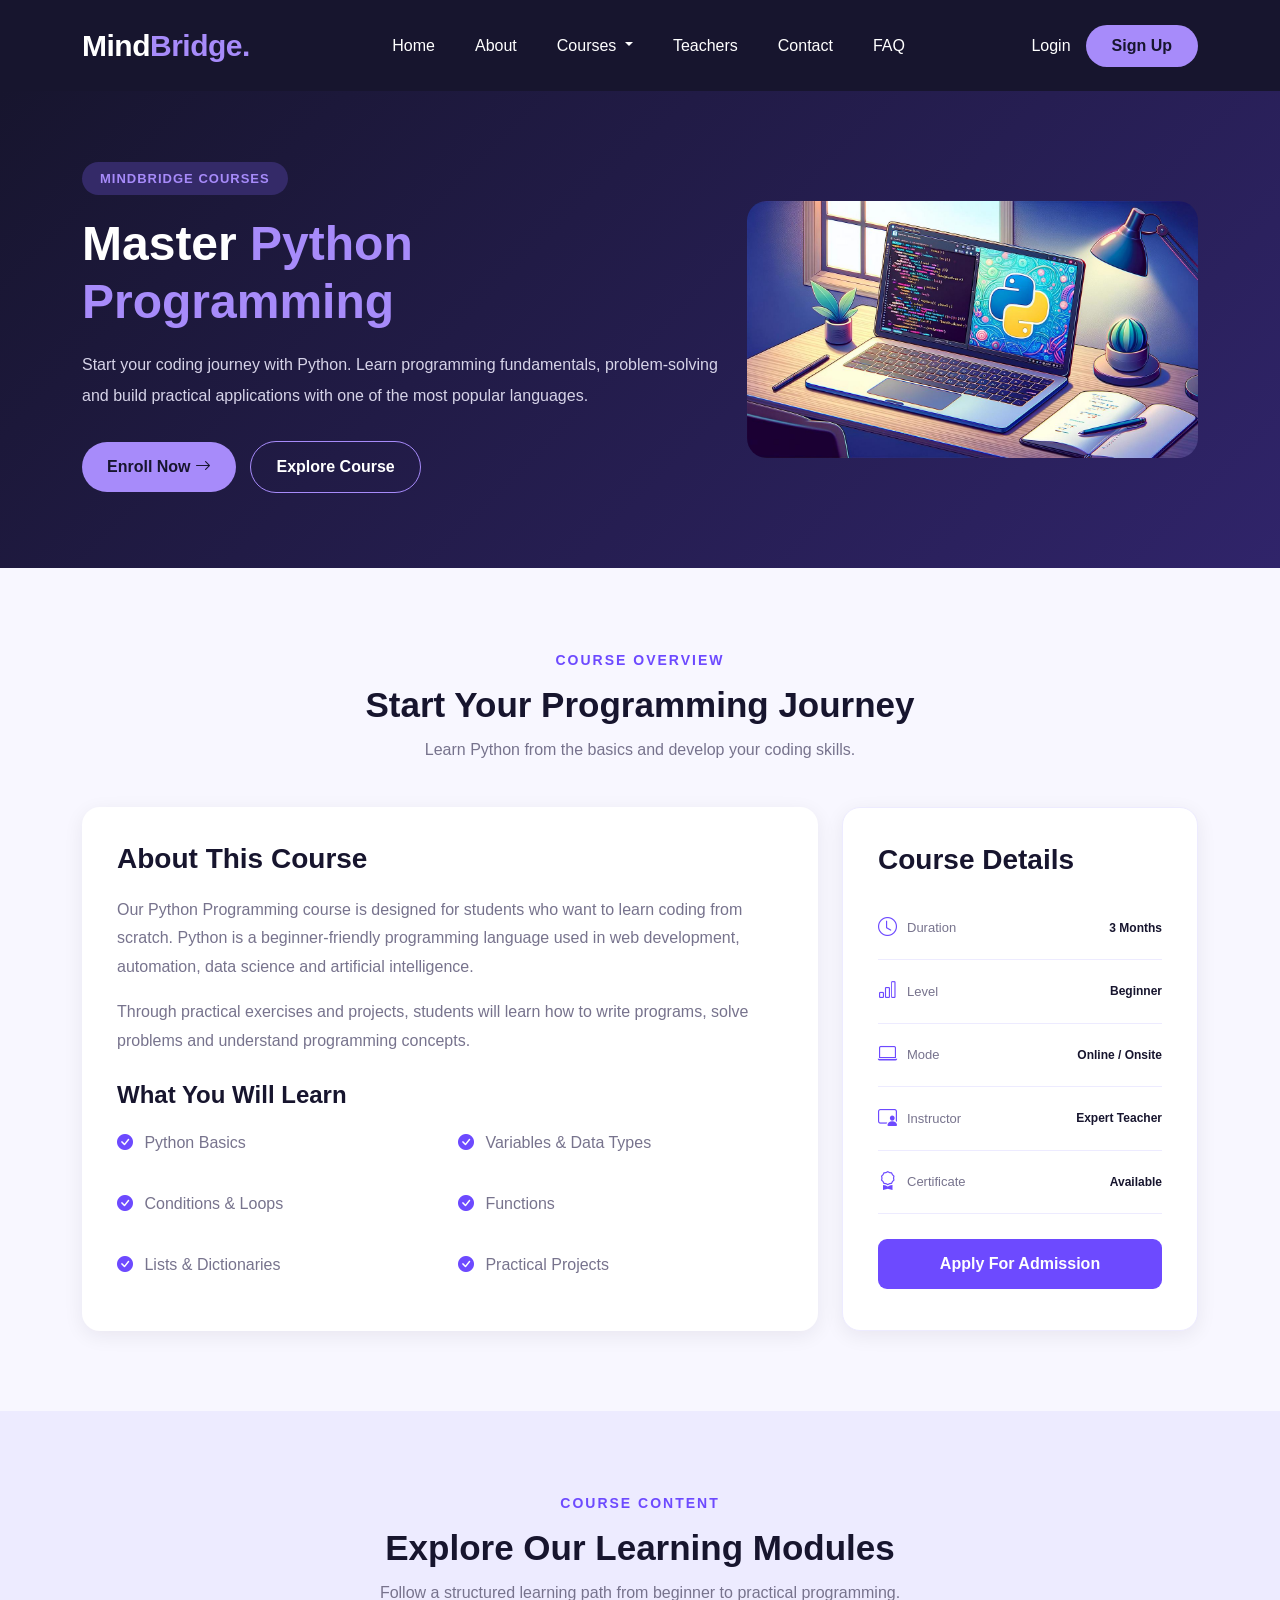
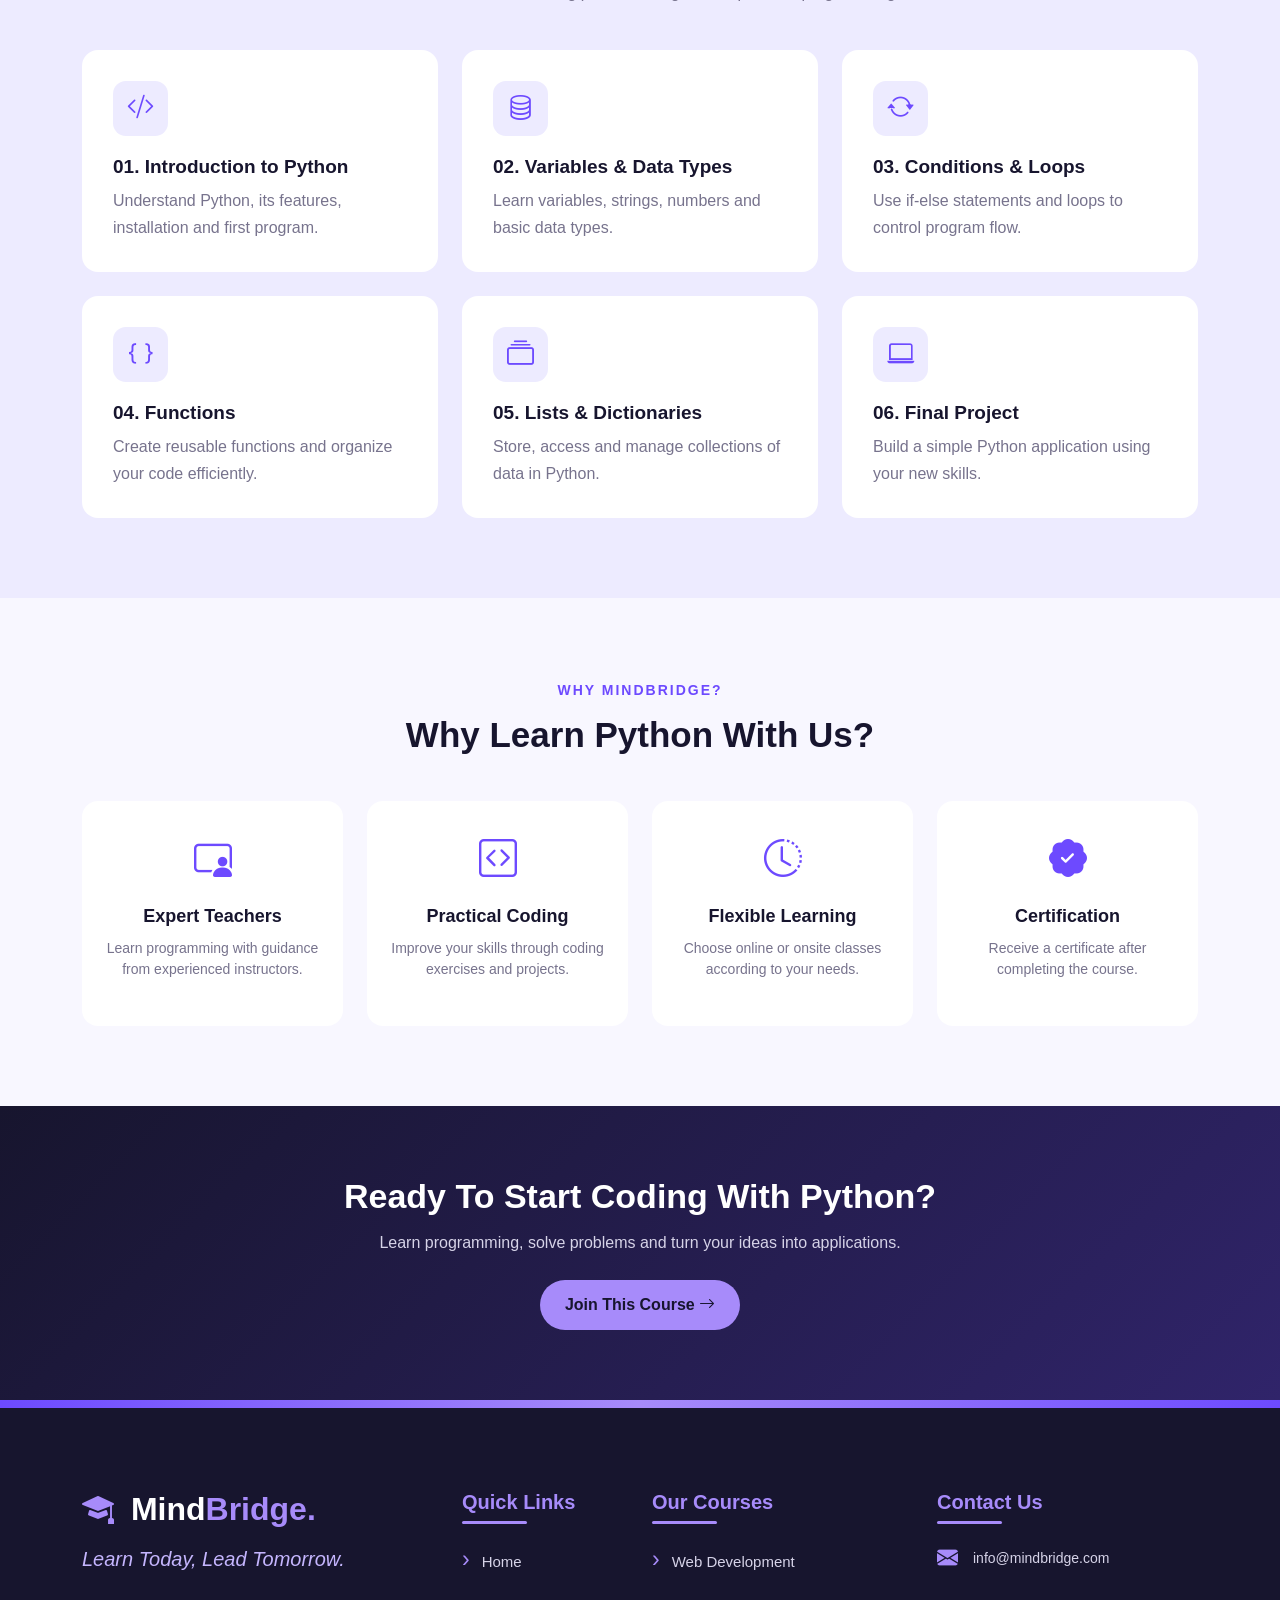
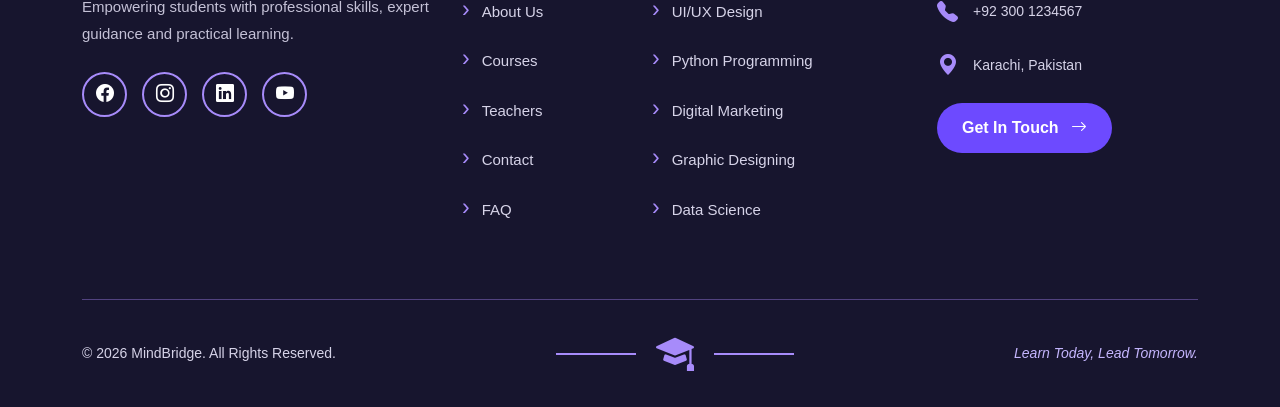
<file: python.html>
<!DOCTYPE html>
<html lang="en">

<head>
    <meta charset="UTF-8">
    <meta name="viewport" content="width=device-width, initial-scale=1.0">

    <title>MindBridge - Learn & Grow</title>

    <!-- Bootstrap CSS -->
    <link href="https://cdn.jsdelivr.net/npm/bootstrap@5.3.3/dist/css/bootstrap.min.css" rel="stylesheet">

    <!-- Custom CSS -->
    <link rel="stylesheet" href="python.css">
 
    <link rel="stylesheet"
href="https://cdn.jsdelivr.net/npm/bootstrap-icons@1.11.3/font/bootstrap-icons.min.css">
</head>

<body>

    <!-- NAVBAR START -->

    <nav class="navbar navbar-expand-lg navbar-dark">

        <div class="container">

            <!-- Logo -->
            <a class="navbar-brand" href="index.html">
                Mind<span>Bridge.</span>
            </a>

            <!-- Toggle Button -->
            <button class="navbar-toggler" type="button"
                data-bs-toggle="collapse"
                data-bs-target="#navbarNav"
                aria-controls="navbarNav"
                aria-expanded="false"
                aria-label="Toggle navigation">

                <span class="navbar-toggler-icon"></span>

            </button>

            <!-- Navbar Links -->
            <div class="collapse navbar-collapse" id="navbarNav">

                <ul class="navbar-nav mx-auto">

                    <li class="nav-item">
                        <a class="nav-link" href="index.html">Home</a>
                    </li>

                    <li class="nav-item">
                        <a class="nav-link" href="about.html">About</a>
                    </li>

                    <!-- Courses Dropdown -->
                    <li class="nav-item dropdown">

                        <a class="nav-link dropdown-toggle"
                            href="courses.html"
                            role="button"
                            data-bs-toggle="dropdown"
                            aria-expanded="false">

                            Courses

                        </a>

                        <ul class="dropdown-menu">

                            <li>
                                <a class="dropdown-item" href="web development.html">
                                    Web Development
                                </a>
                            </li>

                            <li>
                                <a class="dropdown-item" href="ui-ux.html">
                                    UI/UX Design
                                </a>
                            </li>

                            <li>
                                <a class="dropdown-item active" href="python.html">
                                    Python Programming
                                </a>
                            </li>

                            <li>
                                <a class="dropdown-item" href="digital-marketing.html">
                                    Digital Marketing
                                </a>
                            </li>

                            <li>
                                <a class="dropdown-item" href="graphic-design.html">
                                    Graphic Designing
                                </a>
                            </li>

                            <li>
                                <a class="dropdown-item" href="data-science.html">
                                    Data Science
                                </a>
                            </li>

                        </ul>

                    </li>

                    <li class="nav-item">
                        <a class="nav-link" href="teachers.html">Teachers</a>
                    </li>

                    <li class="nav-item">
                        <a class="nav-link" href="contact.html">Contact</a>
                    </li>

                    <li class="nav-item">
                        <a class="nav-link" href="faq.html">FAQ</a>
                    </li>

                </ul>

                <!-- Login and Sign Up -->
                <div class="nav-buttons">

                    <a href="login.html" class="login-btn">
                        Login
                    </a>

                    <a href="signup.html" class="btn signup-btn">
                        Sign Up
                    </a>

                </div>

            </div>

        </div>

    </nav>

    <!-- NAVBAR END -->














    <!-- PYTHON BANNER START -->
<section class="python-banner">
    <div class="container">
        <div class="row align-items-center">

            <div class="col-lg-7">
                <span class="python-badge">MINDBRIDGE COURSES</span>

                <h1>Master <span>Python Programming</span></h1>

                <p>
                    Start your coding journey with Python. Learn programming
                    fundamentals, problem-solving and build practical
                    applications with one of the most popular languages.
                </p>

                <a href="register.html" class="python-btn">
                    Enroll Now <i class="bi bi-arrow-right"></i>
                </a>

                <a href="#python-overview" class="python-outline-btn">
                    Explore Course
                </a>
            </div>

            <div class="col-lg-5">
                <img src="P1.jpg"
                     alt="Python Programming Course"
                     class="img-fluid python-banner-img">
            </div>

        </div>
    </div>
</section>
<!-- PYTHON BANNER END -->


<!-- PYTHON OVERVIEW START -->
<section class="python-overview" id="python-overview">
    <div class="container">

        <div class="text-center python-heading">
            <span>COURSE OVERVIEW</span>
            <h2>Start Your Programming Journey</h2>
            <p>Learn Python from the basics and develop your coding skills.</p>
        </div>

        <div class="row g-4">

            <div class="col-lg-8">
                <div class="python-content">

                    <h3>About This Course</h3>

                    <p>
                        Our Python Programming course is designed for students
                        who want to learn coding from scratch. Python is a
                        beginner-friendly programming language used in web
                        development, automation, data science and artificial
                        intelligence.
                    </p>

                    <p>
                        Through practical exercises and projects, students
                        will learn how to write programs, solve problems
                        and understand programming concepts.
                    </p>

                    <h4>What You Will Learn</h4>

                    <div class="row g-3">

                        <div class="col-md-6">
                            <p><i class="bi bi-check-circle-fill"></i> Python Basics</p>
                        </div>

                        <div class="col-md-6">
                            <p><i class="bi bi-check-circle-fill"></i> Variables & Data Types</p>
                        </div>

                        <div class="col-md-6">
                            <p><i class="bi bi-check-circle-fill"></i> Conditions & Loops</p>
                        </div>

                        <div class="col-md-6">
                            <p><i class="bi bi-check-circle-fill"></i> Functions</p>
                        </div>

                        <div class="col-md-6">
                            <p><i class="bi bi-check-circle-fill"></i> Lists & Dictionaries</p>
                        </div>

                        <div class="col-md-6">
                            <p><i class="bi bi-check-circle-fill"></i> Practical Projects</p>
                        </div>

                    </div>

                </div>
            </div>


            <!-- COURSE DETAILS -->
            <div class="col-lg-4">
                <div class="python-detail-card">

                    <h3>Course Details</h3>

                    <div class="python-detail-row">
                        <i class="bi bi-clock"></i>
                        <span>Duration</span>
                        <strong>3 Months</strong>
                    </div>

                    <div class="python-detail-row">
                        <i class="bi bi-bar-chart"></i>
                        <span>Level</span>
                        <strong>Beginner</strong>
                    </div>

                    <div class="python-detail-row">
                        <i class="bi bi-laptop"></i>
                        <span>Mode</span>
                        <strong>Online / Onsite</strong>
                    </div>

                    <div class="python-detail-row">
                        <i class="bi bi-person-video3"></i>
                        <span>Instructor</span>
                        <strong>Expert Teacher</strong>
                    </div>

                    <div class="python-detail-row">
                        <i class="bi bi-award"></i>
                        <span>Certificate</span>
                        <strong>Available</strong>
                    </div>

                    <a href="register.html" class="python-detail-btn">
                        Apply For Admission
                    </a>

                </div>
            </div>

        </div>
    </div>
</section>
<!-- PYTHON OVERVIEW END -->


<!-- PYTHON CURRICULUM START -->
<section class="python-curriculum">
    <div class="container">

        <div class="text-center python-heading">
            <span>COURSE CONTENT</span>
            <h2>Explore Our Learning Modules</h2>
            <p>Follow a structured learning path from beginner to practical programming.</p>
        </div>

        <div class="row g-4">

            <div class="col-md-6 col-lg-4">
                <div class="python-module-card">
                    <div class="python-module-icon">
                        <i class="bi bi-code-slash"></i>
                    </div>
                    <h4>01. Introduction to Python</h4>
                    <p>Understand Python, its features, installation and first program.</p>
                </div>
            </div>

            <div class="col-md-6 col-lg-4">
                <div class="python-module-card">
                    <div class="python-module-icon">
                        <i class="bi bi-database"></i>
                    </div>
                    <h4>02. Variables & Data Types</h4>
                    <p>Learn variables, strings, numbers and basic data types.</p>
                </div>
            </div>

            <div class="col-md-6 col-lg-4">
                <div class="python-module-card">
                    <div class="python-module-icon">
                        <i class="bi bi-arrow-repeat"></i>
                    </div>
                    <h4>03. Conditions & Loops</h4>
                    <p>Use if-else statements and loops to control program flow.</p>
                </div>
            </div>

            <div class="col-md-6 col-lg-4">
                <div class="python-module-card">
                    <div class="python-module-icon">
                        <i class="bi bi-braces"></i>
                    </div>
                    <h4>04. Functions</h4>
                    <p>Create reusable functions and organize your code efficiently.</p>
                </div>
            </div>

            <div class="col-md-6 col-lg-4">
                <div class="python-module-card">
                    <div class="python-module-icon">
                        <i class="bi bi-collection"></i>
                    </div>
                    <h4>05. Lists & Dictionaries</h4>
                    <p>Store, access and manage collections of data in Python.</p>
                </div>
            </div>

            <div class="col-md-6 col-lg-4">
                <div class="python-module-card">
                    <div class="python-module-icon">
                        <i class="bi bi-laptop"></i>
                    </div>
                    <h4>06. Final Project</h4>
                    <p>Build a simple Python application using your new skills.</p>
                </div>
            </div>

        </div>
    </div>
</section>
<!-- PYTHON CURRICULUM END -->


<!-- PYTHON BENEFITS START -->
<section class="python-benefits">
    <div class="container">

        <div class="text-center python-heading">
            <span>WHY MINDBRIDGE?</span>
            <h2>Why Learn Python With Us?</h2>
        </div>

        <div class="row g-4">

            <div class="col-md-3">
                <div class="python-benefit-card">
                    <i class="bi bi-person-video3"></i>
                    <h4>Expert Teachers</h4>
                    <p>Learn programming with guidance from experienced instructors.</p>
                </div>
            </div>

            <div class="col-md-3">
                <div class="python-benefit-card">
                    <i class="bi bi-code-square"></i>
                    <h4>Practical Coding</h4>
                    <p>Improve your skills through coding exercises and projects.</p>
                </div>
            </div>

            <div class="col-md-3">
                <div class="python-benefit-card">
                    <i class="bi bi-clock-history"></i>
                    <h4>Flexible Learning</h4>
                    <p>Choose online or onsite classes according to your needs.</p>
                </div>
            </div>

            <div class="col-md-3">
                <div class="python-benefit-card">
                    <i class="bi bi-patch-check-fill"></i>
                    <h4>Certification</h4>
                    <p>Receive a certificate after completing the course.</p>
                </div>
            </div>

        </div>
    </div>
</section>
<!-- PYTHON BENEFITS END -->


<!-- PYTHON CTA START -->
<section class="python-cta">
    <div class="container text-center">
        <h2>Ready To Start Coding With Python?</h2>
        <p>Learn programming, solve problems and turn your ideas into applications.</p>

        <a href="register.html" class="python-btn">
            Join This Course <i class="bi bi-arrow-right"></i>
        </a>
    </div>
</section>
<!-- PYTHON CTA END -->

<!-- FOOTER START -->

<footer class="footer">

    <div class="footer-wave"></div>

    <div class="container">

        <div class="row gy-5 footer-content">

            <!-- BRAND SECTION -->
            <div class="col-lg-4 col-md-6">

                <h2 class="footer-logo">
                    <i class="bi bi-mortarboard-fill"></i>
                    Mind<span>Bridge.</span>
                </h2>

                <h4 class="footer-tagline">
                    Learn Today, Lead Tomorrow.
                </h4>

                <p class="footer-text">
                    Empowering students with professional skills,
                    expert guidance and practical learning.
                </p>

                <!-- SOCIAL ICONS -->
                <div class="social-links">

                    <a href="#" aria-label="Facebook">
                        <i class="bi bi-facebook"></i>
                    </a>

                    <a href="#" aria-label="Instagram">
                        <i class="bi bi-instagram"></i>
                    </a>

                    <a href="#" aria-label="LinkedIn">
                        <i class="bi bi-linkedin"></i>
                    </a>

                    <a href="#" aria-label="YouTube">
                        <i class="bi bi-youtube"></i>
                    </a>

                </div>

            </div>


            <!-- QUICK LINKS -->
            <div class="col-lg-2 col-md-6">

                <h5>Quick Links</h5>

                <ul class="footer-links">

                    <li><a href="index.html">Home</a></li>
                    <li><a href="about.html">About Us</a></li>
                    <li><a href="courses.html">Courses</a></li>
                    <li><a href="teachers.html">Teachers</a></li>
                    <li><a href="contact.html">Contact</a></li>
                    <li><a href="faq.html">FAQ</a></li>

                </ul>

            </div>


            <!-- COURSES -->
            <div class="col-lg-3 col-md-6">

                <h5>Our Courses</h5>

                <ul class="footer-links">

                    <li>
                        <a href="web-development.html">Web Development</a>
                    </li>

                    <li>
                        <a href="ui-ux.html">UI/UX Design</a>
                    </li>

                    <li>
                        <a href="python.html">Python Programming</a>
                    </li>

                    <li>
                        <a href="digital-marketing.html">Digital Marketing</a>
                    </li>

                    <li>
                        <a href="graphic-design.html">Graphic Designing</a>
                    </li>

                    <li>
                        <a href="data-science.html">Data Science</a>
                    </li>

                </ul>

            </div>


            <!-- CONTACT -->
            <div class="col-lg-3 col-md-6">

                <h5>Contact Us</h5>

                <ul class="footer-contact">

                    <li>
                        <i class="bi bi-envelope-fill"></i>
                        info@mindbridge.com
                    </li>

                    <li>
                        <i class="bi bi-telephone-fill"></i>
                        +92 300 1234567
                    </li>

                    <li>
                        <i class="bi bi-geo-alt-fill"></i>
                        Karachi, Pakistan
                    </li>

                </ul>

                <a href="contact.html" class="footer-btn">
                    Get In Touch
                    <i class="bi bi-arrow-right"></i>
                </a>

            </div>

        </div>


        <!-- FOOTER BOTTOM -->
        <div class="footer-bottom">

            <p>
                © 2026 MindBridge. All Rights Reserved.
            </p>

            <div class="footer-cap">
                <span></span>
                <i class="bi bi-mortarboard-fill"></i>
                <span></span>
            </div>

            <p class="bottom-tagline">
                Learn Today, Lead Tomorrow.
            </p>

        </div>

    </div>

</footer>

<!-- FOOTER END -->

    <!-- Bootstrap JS -->
    <script src="https://cdn.jsdelivr.net/npm/bootstrap@5.3.3/dist/js/bootstrap.bundle.min.js"></script>

</body>
</html>
</file>
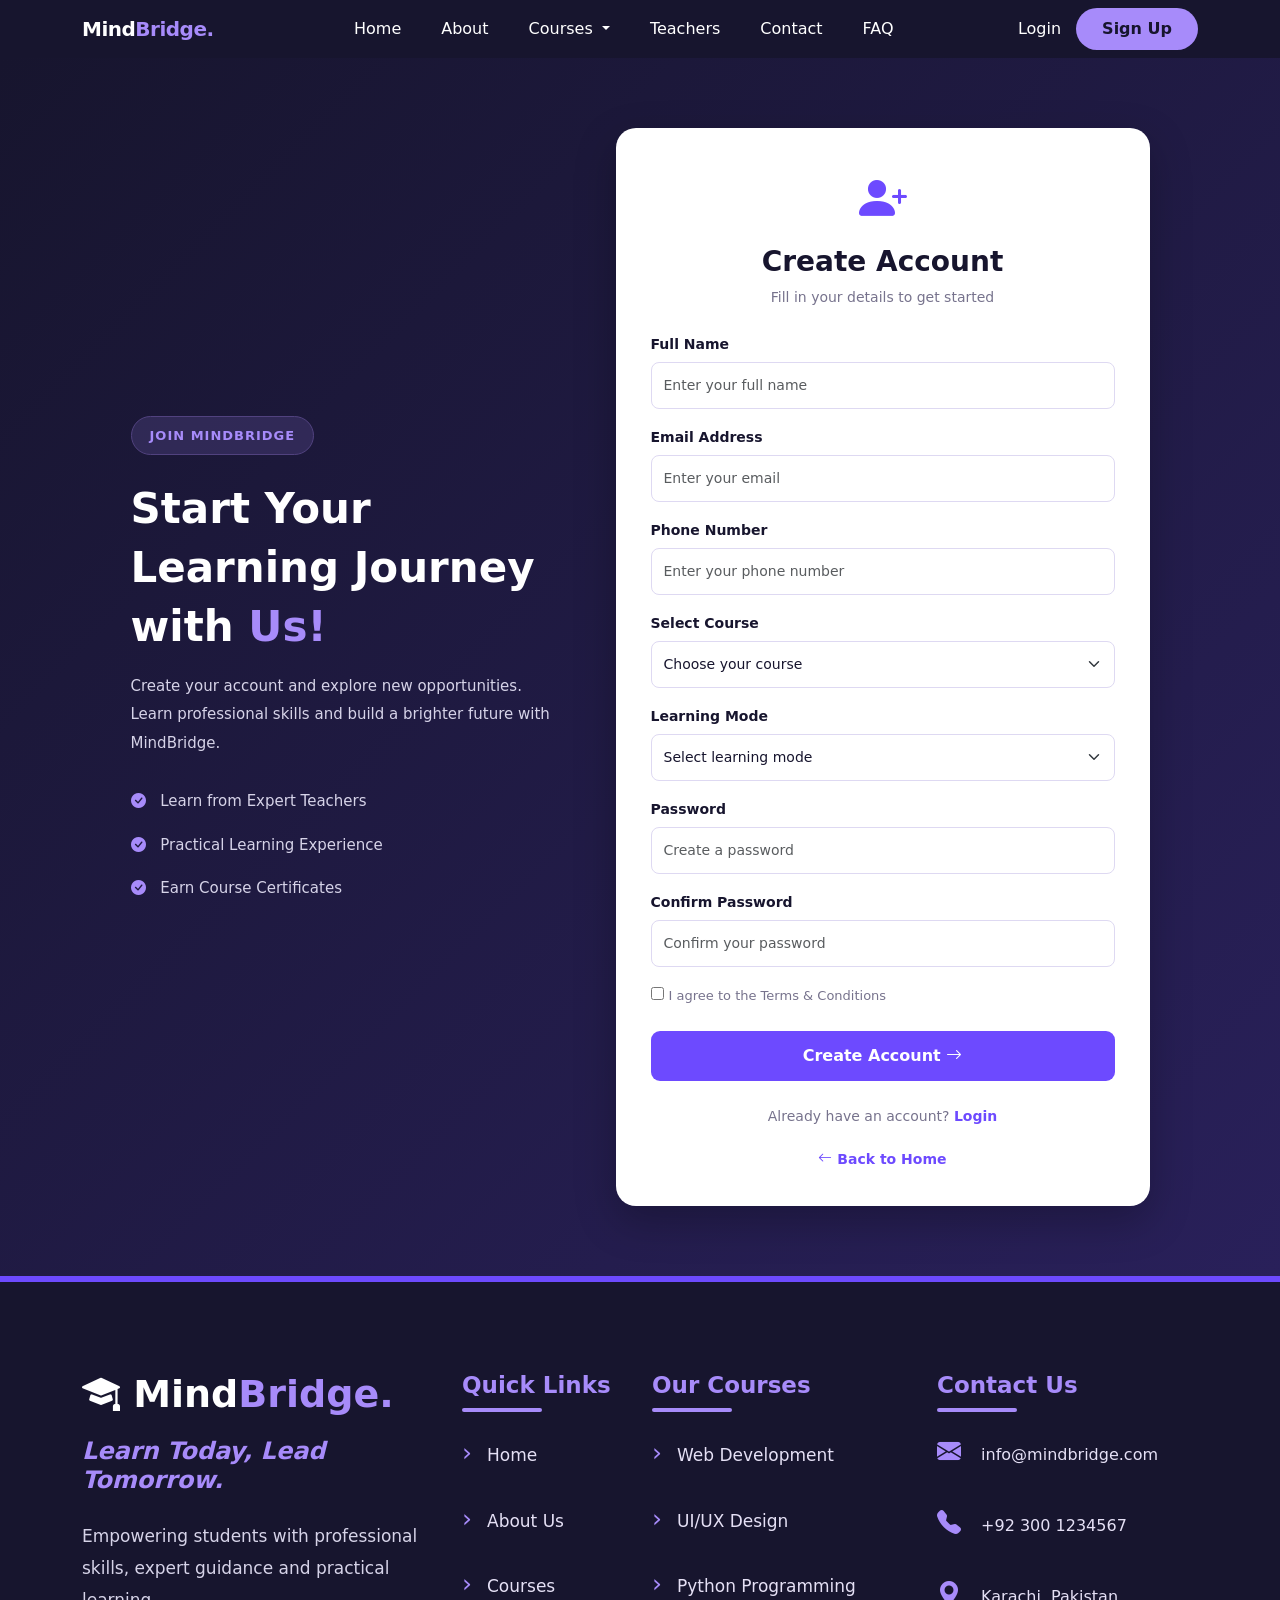
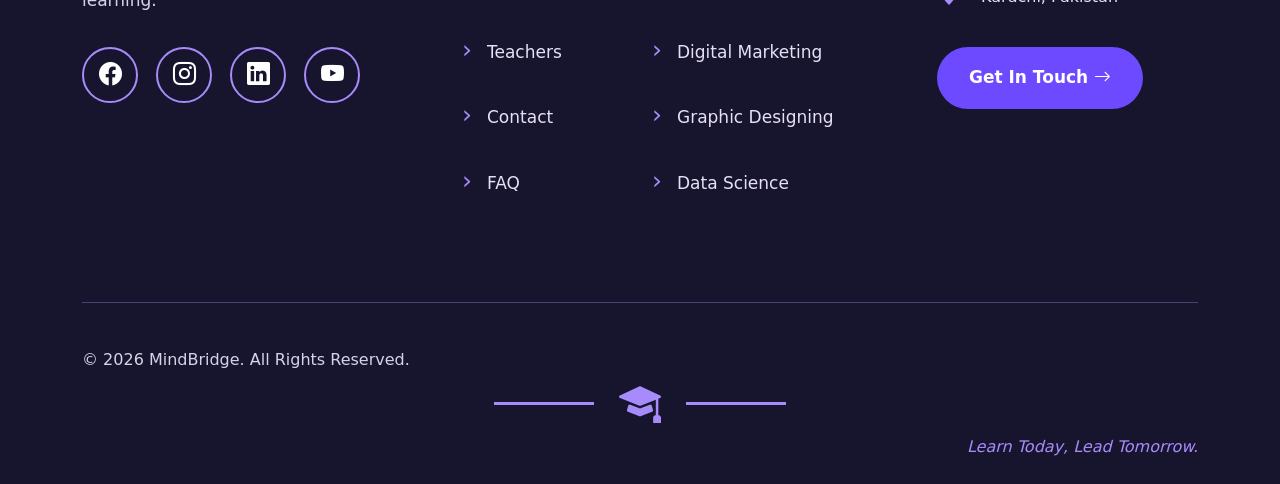
<file: signup.html>
<!DOCTYPE html>
<html lang="en">
<head>
    <meta charset="UTF-8">
    <meta name="viewport" content="width=device-width, initial-scale=1.0">
    <title>Document</title>
    <link rel="stylesheet" href="signup.css">
    <!-- Bootstrap CSS -->
<link href="https://cdn.jsdelivr.net/npm/bootstrap@5.3.3/dist/css/bootstrap.min.css" rel="stylesheet">

<!-- Bootstrap Icons -->
<link rel="stylesheet" href="https://cdn.jsdelivr.net/npm/bootstrap-icons@1.11.3/font/bootstrap-icons.min.css">
</head>
<body>
    
 
<!-- NAVBAR START -->

<nav class="navbar navbar-expand-lg navbar-dark">
    <div class="container">

        <!-- Logo -->
        <a class="navbar-brand" href="index.html">
            Mind<span>Bridge.</span>
        </a>

        <!-- Toggle Button -->
        <button class="navbar-toggler" type="button"
            data-bs-toggle="collapse"
            data-bs-target="#navbarNav"
            aria-controls="navbarNav"
            aria-expanded="false"
            aria-label="Toggle navigation">

            <span class="navbar-toggler-icon"></span>
        </button>

        <!-- Navbar Links -->
        <div class="collapse navbar-collapse" id="navbarNav">

            <ul class="navbar-nav mx-auto">

                <li class="nav-item">
                    <a class="nav-link " href="index.html">Home</a>
                </li>

                <li class="nav-item">
                    <a class="nav-link" href="about.html">About</a>
                </li>

                <!-- Courses Dropdown -->
                <li class="nav-item dropdown">

                    <a class="nav-link dropdown-toggle"
                       href="#"
                       id="coursesDropdown"
                       role="button"
                       data-bs-toggle="dropdown"
                       aria-expanded="false">
                        Courses
                    </a>

                    <ul class="dropdown-menu" aria-labelledby="coursesDropdown">

                        <li>
                            <a class="dropdown-item" href="web-development.html">
                                Web Development
                            </a>
                        </li>

                        <li>
                            <a class="dropdown-item" href="ui-ux.html">
                                UI/UX Design
                            </a>
                        </li>

                        <li>
                            <a class="dropdown-item" href="python.html">
                                Python Programming
                            </a>
                        </li>

                        <li>
                            <a class="dropdown-item" href="digital-marketing.html">
                                Digital Marketing
                            </a>
                        </li>

                        <li>
                            <a class="dropdown-item" href="graphic-design.html">
                                Graphic Designing
                            </a>
                        </li>

                        <li>
                            <a class="dropdown-item" href="data-science.html">
                                Data Science
                            </a>
                        </li>

                    </ul>
                </li>

                <li class="nav-item">
                    <a class="nav-link" href="teachers.html">Teachers</a>
                </li>

                <li class="nav-item">
                    <a class="nav-link" href="contact.html">Contact</a>
                </li>

                <li class="nav-item">
                    <a class="nav-link" href="faq.html">FAQ</a>
                </li>

            </ul>

            <!-- Login and Sign Up -->
            <div class="nav-buttons">

                <a href="login.html" class="login-btn">
                    Login
                </a>

                <a href="signup.html" class="btn signup-btn">
                    Sign Up
                </a>

            </div>

        </div>
    </div>
</nav>

<!-- NAVBAR END -->


















<!-- SIGN UP SECTION START -->

<section class="signup-section">
    <div class="container">
        <div class="row align-items-center justify-content-center g-5">

            <!-- Left Content -->
            <div class="col-lg-5 signup-left">

                <span class="signup-badge">JOIN MINDBRIDGE</span>

                <h1>Start Your Learning Journey with <span>Us!</span></h1>

                <p>
                    Create your account and explore new opportunities.
                    Learn professional skills and build a brighter future
                    with MindBridge.
                </p>

                <div class="signup-features">
                    <p><i class="bi bi-check-circle-fill"></i> Learn from Expert Teachers</p>
                    <p><i class="bi bi-check-circle-fill"></i> Practical Learning Experience</p>
                    <p><i class="bi bi-check-circle-fill"></i> Earn Course Certificates</p>
                </div>

            </div>

            <!-- Sign Up Form -->
            <div class="col-lg-6">

                <div class="signup-card">

                    <div class="text-center mb-4">
                        <i class="bi bi-person-plus-fill signup-icon"></i>
                        <h2>Create Account</h2>
                        <p>Fill in your details to get started</p>
                    </div>

                    <form>

                        <!-- Full Name -->
                        <div class="mb-3">
                            <label class="form-label">Full Name</label>
                            <input type="text" class="form-control"
                                placeholder="Enter your full name" required>
                        </div>

                        <!-- Email -->
                        <div class="mb-3">
                            <label class="form-label">Email Address</label>
                            <input type="email" class="form-control"
                                placeholder="Enter your email" required>
                        </div>

                        <!-- Phone -->
                        <div class="mb-3">
                            <label class="form-label">Phone Number</label>
                            <input type="tel" class="form-control"
                                placeholder="Enter your phone number" required>
                        </div>

                        <!-- Course -->
                        <div class="mb-3">
                            <label class="form-label">Select Course</label>

                            <select class="form-select" required>
                                <option value="" selected disabled>
                                    Choose your course
                                </option>
                                <option>Web Development</option>
                                <option>UI/UX Design</option>
                                <option>Python Programming</option>
                                <option>Digital Marketing</option>
                                <option>Graphic Designing</option>
                                <option>Data Science</option>
                            </select>
                        </div>

                        <!-- Learning Mode -->
                        <div class="mb-3">
                            <label class="form-label">Learning Mode</label>

                            <select class="form-select" required>
                                <option value="" selected disabled>
                                    Select learning mode
                                </option>
                                <option>Online Classes</option>
                                <option>Onsite Classes</option>
                            </select>
                        </div>

                        <!-- Password -->
                        <div class="mb-3">
                            <label class="form-label">Password</label>
                            <input type="password" class="form-control"
                                placeholder="Create a password" required>
                        </div>

                        <!-- Confirm Password -->
                        <div class="mb-3">
                            <label class="form-label">Confirm Password</label>
                            <input type="password" class="form-control"
                                placeholder="Confirm your password" required>
                        </div>

                        <!-- Terms -->
                        <div class="mb-4">
                            <input type="checkbox" id="terms" required>
                            <label for="terms">
                                I agree to the Terms & Conditions
                            </label>
                        </div>

                        <!-- Button -->
                        <button type="submit" class="signup-submit">
                            Create Account
                            <i class="bi bi-arrow-right"></i>
                        </button>

                    </form>

                    <!-- Login Link -->
                    <div class="login-text">
                        Already have an account?
                        <a href="login.html">Login</a>
                    </div>

                    <div class="signup-home">
                        <a href="index.html">
                            <i class="bi bi-arrow-left"></i> Back to Home
                        </a>
                    </div>

                </div>
            </div>

        </div>
    </div>
</section>

<!-- SIGN UP SECTION END -->


<!-- FOOTER START -->

<footer class="footer">

    <div class="footer-wave"></div>

    <div class="container">

        <div class="row gy-5 footer-content">

            <!-- BRAND SECTION -->
            <div class="col-lg-4 col-md-6">

                <h2 class="footer-logo">
                    <i class="bi bi-mortarboard-fill"></i>
                    Mind<span>Bridge.</span>
                </h2>

                <h4 class="footer-tagline">
                    Learn Today, Lead Tomorrow.
                </h4>

                <p class="footer-text">
                    Empowering students with professional skills,
                    expert guidance and practical learning.
                </p>

                <!-- SOCIAL ICONS -->
                <div class="social-links">

                    <a href="#" aria-label="Facebook">
                        <i class="bi bi-facebook"></i>
                    </a>

                    <a href="#" aria-label="Instagram">
                        <i class="bi bi-instagram"></i>
                    </a>

                    <a href="#" aria-label="LinkedIn">
                        <i class="bi bi-linkedin"></i>
                    </a>

                    <a href="#" aria-label="YouTube">
                        <i class="bi bi-youtube"></i>
                    </a>

                </div>

            </div>


            <!-- QUICK LINKS -->
            <div class="col-lg-2 col-md-6">

                <h5>Quick Links</h5>

                <ul class="footer-links">

                    <li><a href="index.html">Home</a></li>
                    <li><a href="about.html">About Us</a></li>
                    <li><a href="courses.html">Courses</a></li>
                    <li><a href="teachers.html">Teachers</a></li>
                    <li><a href="contact.html">Contact</a></li>
                    <li><a href="faq.html">FAQ</a></li>

                </ul>

            </div>


            <!-- COURSES -->
            <div class="col-lg-3 col-md-6">

                <h5>Our Courses</h5>

                <ul class="footer-links">

                    <li>
                        <a href="web-development.html">Web Development</a>
                    </li>

                    <li>
                        <a href="ui-ux.html">UI/UX Design</a>
                    </li>

                    <li>
                        <a href="python.html">Python Programming</a>
                    </li>

                    <li>
                        <a href="digital-marketing.html">Digital Marketing</a>
                    </li>

                    <li>
                        <a href="graphic-design.html">Graphic Designing</a>
                    </li>

                    <li>
                        <a href="data-science.html">Data Science</a>
                    </li>

                </ul>

            </div>


            <!-- CONTACT -->
            <div class="col-lg-3 col-md-6">

                <h5>Contact Us</h5>

                <ul class="footer-contact">

                    <li>
                        <i class="bi bi-envelope-fill"></i>
                        info@mindbridge.com
                    </li>

                    <li>
                        <i class="bi bi-telephone-fill"></i>
                        +92 300 1234567
                    </li>

                    <li>
                        <i class="bi bi-geo-alt-fill"></i>
                        Karachi, Pakistan
                    </li>

                </ul>

                <a href="contact.html" class="footer-btn">
                    Get In Touch
                    <i class="bi bi-arrow-right"></i>
                </a>

            </div>

        </div>


        <!-- FOOTER BOTTOM -->
        <div class="footer-bottom">

            <p>
                © 2026 MindBridge. All Rights Reserved.
            </p>

            <div class="footer-cap">
                <span></span>
                <i class="bi bi-mortarboard-fill"></i>
                <span></span>
            </div>

            <p class="bottom-tagline">
                Learn Today, Lead Tomorrow.
            </p>

        </div>

    </div>

</footer>

<!-- FOOTER END -->


<script src="https://cdn.jsdelivr.net/npm/bootstrap@5.3.3/dist/js/bootstrap.bundle.min.js"></script>

</body>
</html>
</file>
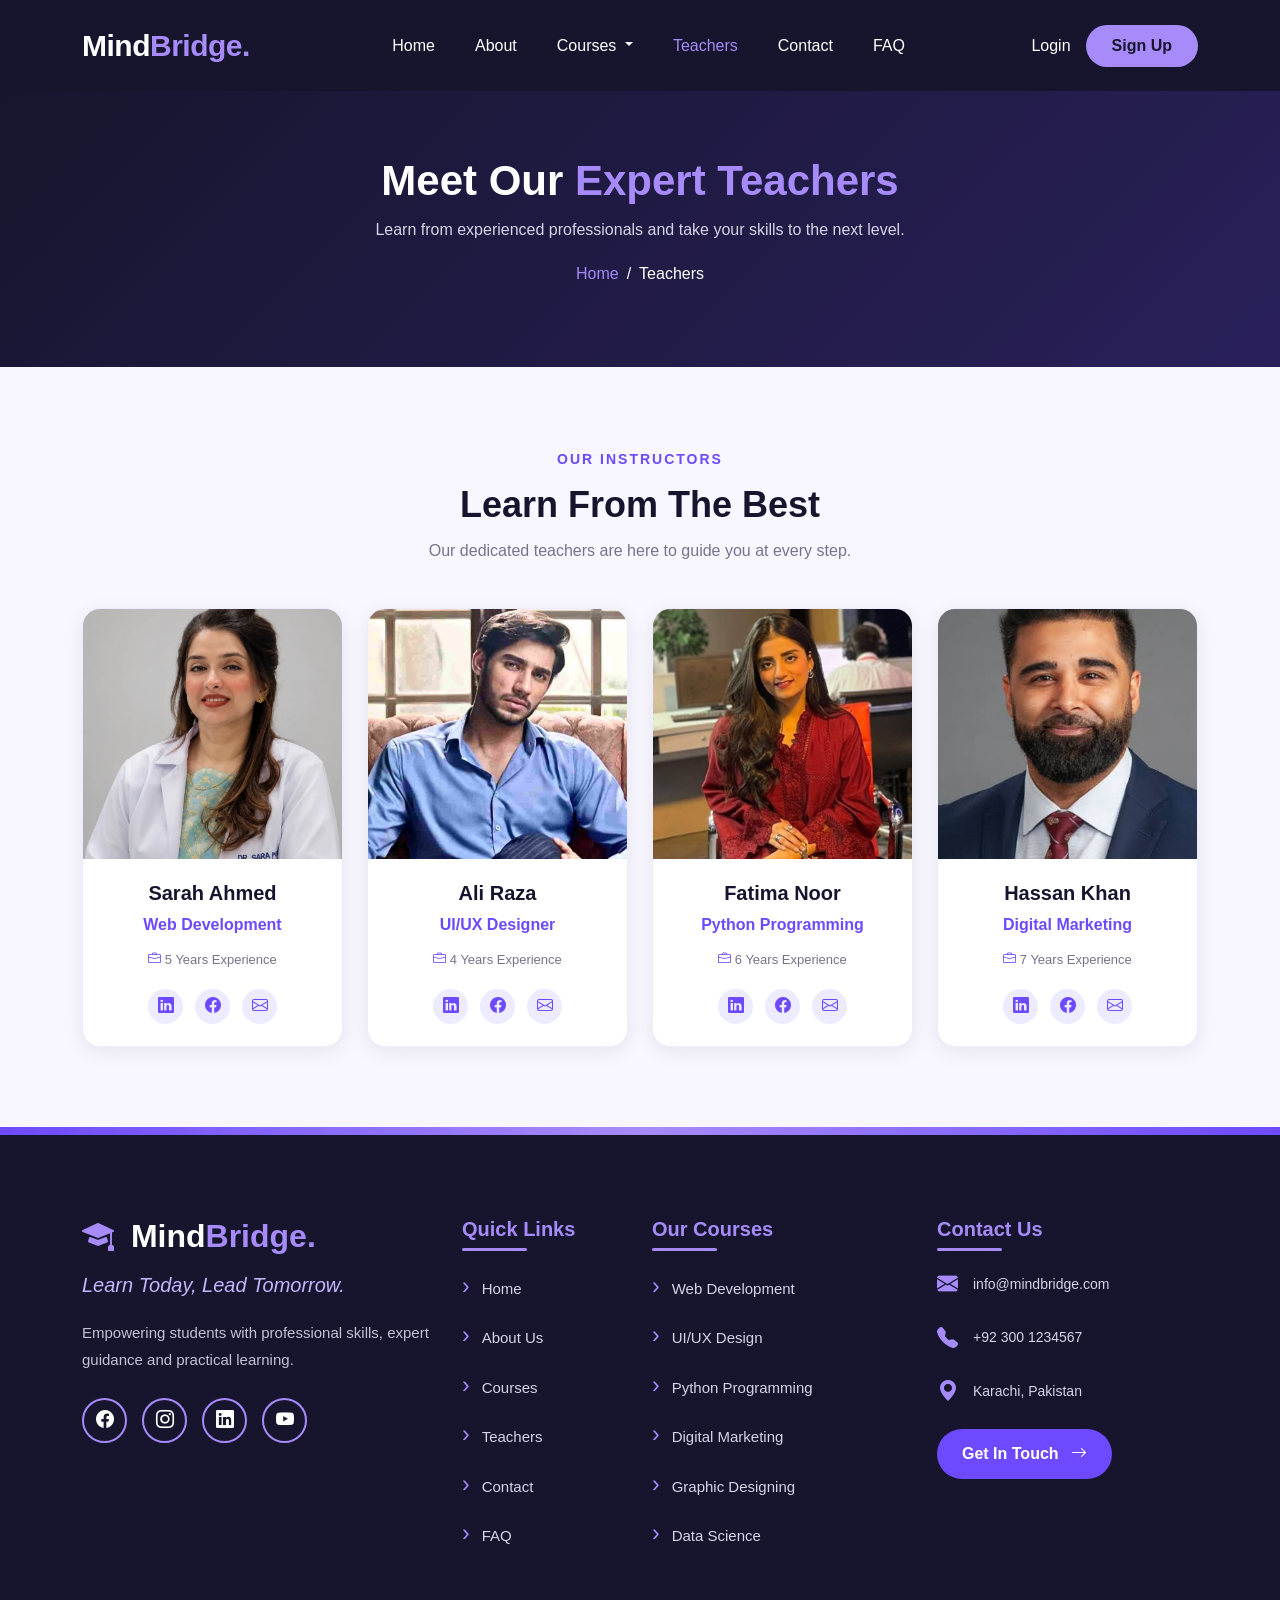
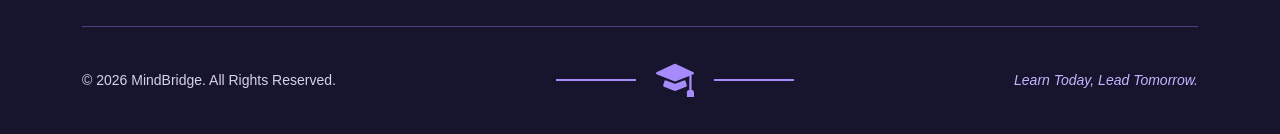
<file: teachers.html>
<!DOCTYPE html>
<html lang="en">

<head>
    <meta charset="UTF-8">
    <meta name="viewport" content="width=device-width, initial-scale=1.0">

    <title>MindBridge - Learn & Grow</title>

    <!-- Bootstrap CSS -->
    <link href="https://cdn.jsdelivr.net/npm/bootstrap@5.3.3/dist/css/bootstrap.min.css" rel="stylesheet">

    <!-- Custom CSS -->
    <link rel="stylesheet" href="teachers.css">
 
    <link rel="stylesheet"
href="https://cdn.jsdelivr.net/npm/bootstrap-icons@1.11.3/font/bootstrap-icons.min.css">
</head>

<body>

    <!-- NAVBAR START -->

    <nav class="navbar navbar-expand-lg navbar-dark">

        <div class="container">

            <!-- Logo -->
            <a class="navbar-brand" href="index.html">
                Mind<span>Bridge.</span>
            </a>

            <!-- Toggle Button -->
            <button class="navbar-toggler" type="button"
                data-bs-toggle="collapse"
                data-bs-target="#navbarNav"
                aria-controls="navbarNav"
                aria-expanded="false"
                aria-label="Toggle navigation">

                <span class="navbar-toggler-icon"></span>

            </button>

            <!-- Navbar Links -->
            <div class="collapse navbar-collapse" id="navbarNav">

                <ul class="navbar-nav mx-auto">

                    <li class="nav-item">
                        <a class="nav-link" href="index.html">Home</a>
                    </li>

                    <li class="nav-item">
                        <a class="nav-link" href="about.html">About</a>
                    </li>

                    <!-- Courses Dropdown -->
                    <li class="nav-item dropdown">

                        <a class="nav-link dropdown-toggle"
                            href="courses.html"
                            role="button"
                            data-bs-toggle="dropdown"
                            aria-expanded="false">

                            Courses

                        </a>

                        <ul class="dropdown-menu">

                            <li>
                                <a class="dropdown-item" href="web development.html">
                                    Web Development
                                </a>
                            </li>

                            <li>
                                <a class="dropdown-item" href="ui-ux.html">
                                    UI/UX Design
                                </a>
                            </li>

                            <li>
                                <a class="dropdown-item" href="python.html">
                                    Python Programming
                                </a>
                            </li>

                            <li>
                                <a class="dropdown-item" href="digital-marketing.html">
                                    Digital Marketing
                                </a>
                            </li>

                            <li>
                                <a class="dropdown-item" href="graphic-design.html">
                                    Graphic Designing
                                </a>
                            </li>

                            <li>
                                <a class="dropdown-item" href="data-science.html">
                                    Data Science
                                </a>
                            </li>

                        </ul>

                    </li>

                    <li class="nav-item">
                        <a class="nav-link active" href="teachers.html">Teachers</a>
                    </li>

                    <li class="nav-item">
                        <a class="nav-link" href="contact.html">Contact</a>
                    </li>

                    <li class="nav-item">
                        <a class="nav-link" href="faq.html">FAQ</a>
                    </li>

                </ul>

                <!-- Login and Sign Up -->
                <div class="nav-buttons">

                    <a href="login.html" class="login-btn">
                        Login
                    </a>

                    <a href="signup.html" class="btn signup-btn">
                        Sign Up
                    </a>

                </div>

            </div>

        </div>

    </nav>

    <!-- NAVBAR END -->




<!-- TEACHERS BANNER START -->
<section class="teachers-banner">
    <div class="container text-center">
        <h1>Meet Our <span>Expert Teachers</span></h1>
        <p>Learn from experienced professionals and take your skills to the next level.</p>

        <nav aria-label="breadcrumb">
            <ol class="breadcrumb justify-content-center">
                <li class="breadcrumb-item">
                    <a href="index.html">Home</a>
                </li>
                <li class="breadcrumb-item active">Teachers</li>
            </ol>
        </nav>
    </div>
</section>
<!-- TEACHERS BANNER END -->


<!-- TEACHERS SECTION START -->
<section class="teachers-section">
    <div class="container">

        <div class="text-center teachers-heading">
            <span>OUR INSTRUCTORS</span>
            <h2>Learn From The Best</h2>
            <p>Our dedicated teachers are here to guide you at every step.</p>
        </div>

        <div class="row g-4">

            <!-- Teacher 1 -->
            <div class="col-lg-3 col-md-6">
                <div class="teacher-card">
                    <img src="t111.webp" alt="Web Development Teacher">

                    <div class="teacher-info">
                        <h4>Sarah Ahmed</h4>
                        <p>Web Development</p>
                        <span><i class="bi bi-briefcase"></i> 5 Years Experience</span>

                        <div class="teacher-social">
                            <a href="#"><i class="bi bi-linkedin"></i></a>
                            <a href="#"><i class="bi bi-facebook"></i></a>
                            <a href="#"><i class="bi bi-envelope"></i></a>
                        </div>
                    </div>
                </div>
            </div>

            <!-- Teacher 2 -->
            <div class="col-lg-3 col-md-6">
                <div class="teacher-card">
                    <img src="t2.jpg" alt="UI UX Design Teacher">

                    <div class="teacher-info">
                        <h4>Ali Raza</h4>
                        <p>UI/UX Designer</p>
                        <span><i class="bi bi-briefcase"></i> 4 Years Experience</span>

                        <div class="teacher-social">
                            <a href="#"><i class="bi bi-linkedin"></i></a>
                            <a href="#"><i class="bi bi-facebook"></i></a>
                            <a href="#"><i class="bi bi-envelope"></i></a>
                        </div>
                    </div>
                </div>
            </div>

            <!-- Teacher 3 -->
            <div class="col-lg-3 col-md-6">
                <div class="teacher-card">
                    <img src="t3.jpg" alt="Python Programming Teacher">

                    <div class="teacher-info">
                        <h4>Fatima Noor</h4>
                        <p>Python Programming</p>
                        <span><i class="bi bi-briefcase"></i> 6 Years Experience</span>

                        <div class="teacher-social">
                            <a href="#"><i class="bi bi-linkedin"></i></a>
                            <a href="#"><i class="bi bi-facebook"></i></a>
                            <a href="#"><i class="bi bi-envelope"></i></a>
                        </div>
                    </div>
                </div>
            </div>

            <!-- Teacher 4 -->
            <div class="col-lg-3 col-md-6">
                <div class="teacher-card">
                    <img src="t4.jpg" alt="Digital Marketing Teacher">

                    <div class="teacher-info">
                        <h4>Hassan Khan</h4>
                        <p>Digital Marketing</p>
                        <span><i class="bi bi-briefcase"></i> 7 Years Experience</span>

                        <div class="teacher-social">
                            <a href="#"><i class="bi bi-linkedin"></i></a>
                            <a href="#"><i class="bi bi-facebook"></i></a>
                            <a href="#"><i class="bi bi-envelope"></i></a>
                        </div>
                    </div>
                </div>
            </div>

        </div>
    </div>
</section>
<!-- TEACHERS SECTION END -->







<!-- FOOTER START -->

<footer class="footer">

    <div class="footer-wave"></div>

    <div class="container">

        <div class="row gy-5 footer-content">

            <!-- BRAND SECTION -->
            <div class="col-lg-4 col-md-6">

                <h2 class="footer-logo">
                    <i class="bi bi-mortarboard-fill"></i>
                    Mind<span>Bridge.</span>
                </h2>

                <h4 class="footer-tagline">
                    Learn Today, Lead Tomorrow.
                </h4>

                <p class="footer-text">
                    Empowering students with professional skills,
                    expert guidance and practical learning.
                </p>

                <!-- SOCIAL ICONS -->
                <div class="social-links">

                    <a href="#" aria-label="Facebook">
                        <i class="bi bi-facebook"></i>
                    </a>

                    <a href="#" aria-label="Instagram">
                        <i class="bi bi-instagram"></i>
                    </a>

                    <a href="#" aria-label="LinkedIn">
                        <i class="bi bi-linkedin"></i>
                    </a>

                    <a href="#" aria-label="YouTube">
                        <i class="bi bi-youtube"></i>
                    </a>

                </div>

            </div>


            <!-- QUICK LINKS -->
            <div class="col-lg-2 col-md-6">

                <h5>Quick Links</h5>

                <ul class="footer-links">

                    <li><a href="index.html">Home</a></li>
                    <li><a href="about.html">About Us</a></li>
                    <li><a href="courses.html">Courses</a></li>
                    <li><a href="teachers.html">Teachers</a></li>
                    <li><a href="contact.html">Contact</a></li>
                    <li><a href="faq.html">FAQ</a></li>

                </ul>

            </div>


            <!-- COURSES -->
            <div class="col-lg-3 col-md-6">

                <h5>Our Courses</h5>

                <ul class="footer-links">

                    <li>
                        <a href="web-development.html">Web Development</a>
                    </li>

                    <li>
                        <a href="ui-ux.html">UI/UX Design</a>
                    </li>

                    <li>
                        <a href="python.html">Python Programming</a>
                    </li>

                    <li>
                        <a href="digital-marketing.html">Digital Marketing</a>
                    </li>

                    <li>
                        <a href="graphic-design.html">Graphic Designing</a>
                    </li>

                    <li>
                        <a href="data-science.html">Data Science</a>
                    </li>

                </ul>

            </div>


            <!-- CONTACT -->
            <div class="col-lg-3 col-md-6">

                <h5>Contact Us</h5>

                <ul class="footer-contact">

                    <li>
                        <i class="bi bi-envelope-fill"></i>
                        info@mindbridge.com
                    </li>

                    <li>
                        <i class="bi bi-telephone-fill"></i>
                        +92 300 1234567
                    </li>

                    <li>
                        <i class="bi bi-geo-alt-fill"></i>
                        Karachi, Pakistan
                    </li>

                </ul>

                <a href="contact.html" class="footer-btn">
                    Get In Touch
                    <i class="bi bi-arrow-right"></i>
                </a>

            </div>

        </div>


        <!-- FOOTER BOTTOM -->
        <div class="footer-bottom">

            <p>
                © 2026 MindBridge. All Rights Reserved.
            </p>

            <div class="footer-cap">
                <span></span>
                <i class="bi bi-mortarboard-fill"></i>
                <span></span>
            </div>

            <p class="bottom-tagline">
                Learn Today, Lead Tomorrow.
            </p>

        </div>

    </div>

</footer>

<!-- FOOTER END -->

    <!-- Bootstrap JS -->
    <script src="https://cdn.jsdelivr.net/npm/bootstrap@5.3.3/dist/js/bootstrap.bundle.min.js"></script>

</body>
</html>
</file>
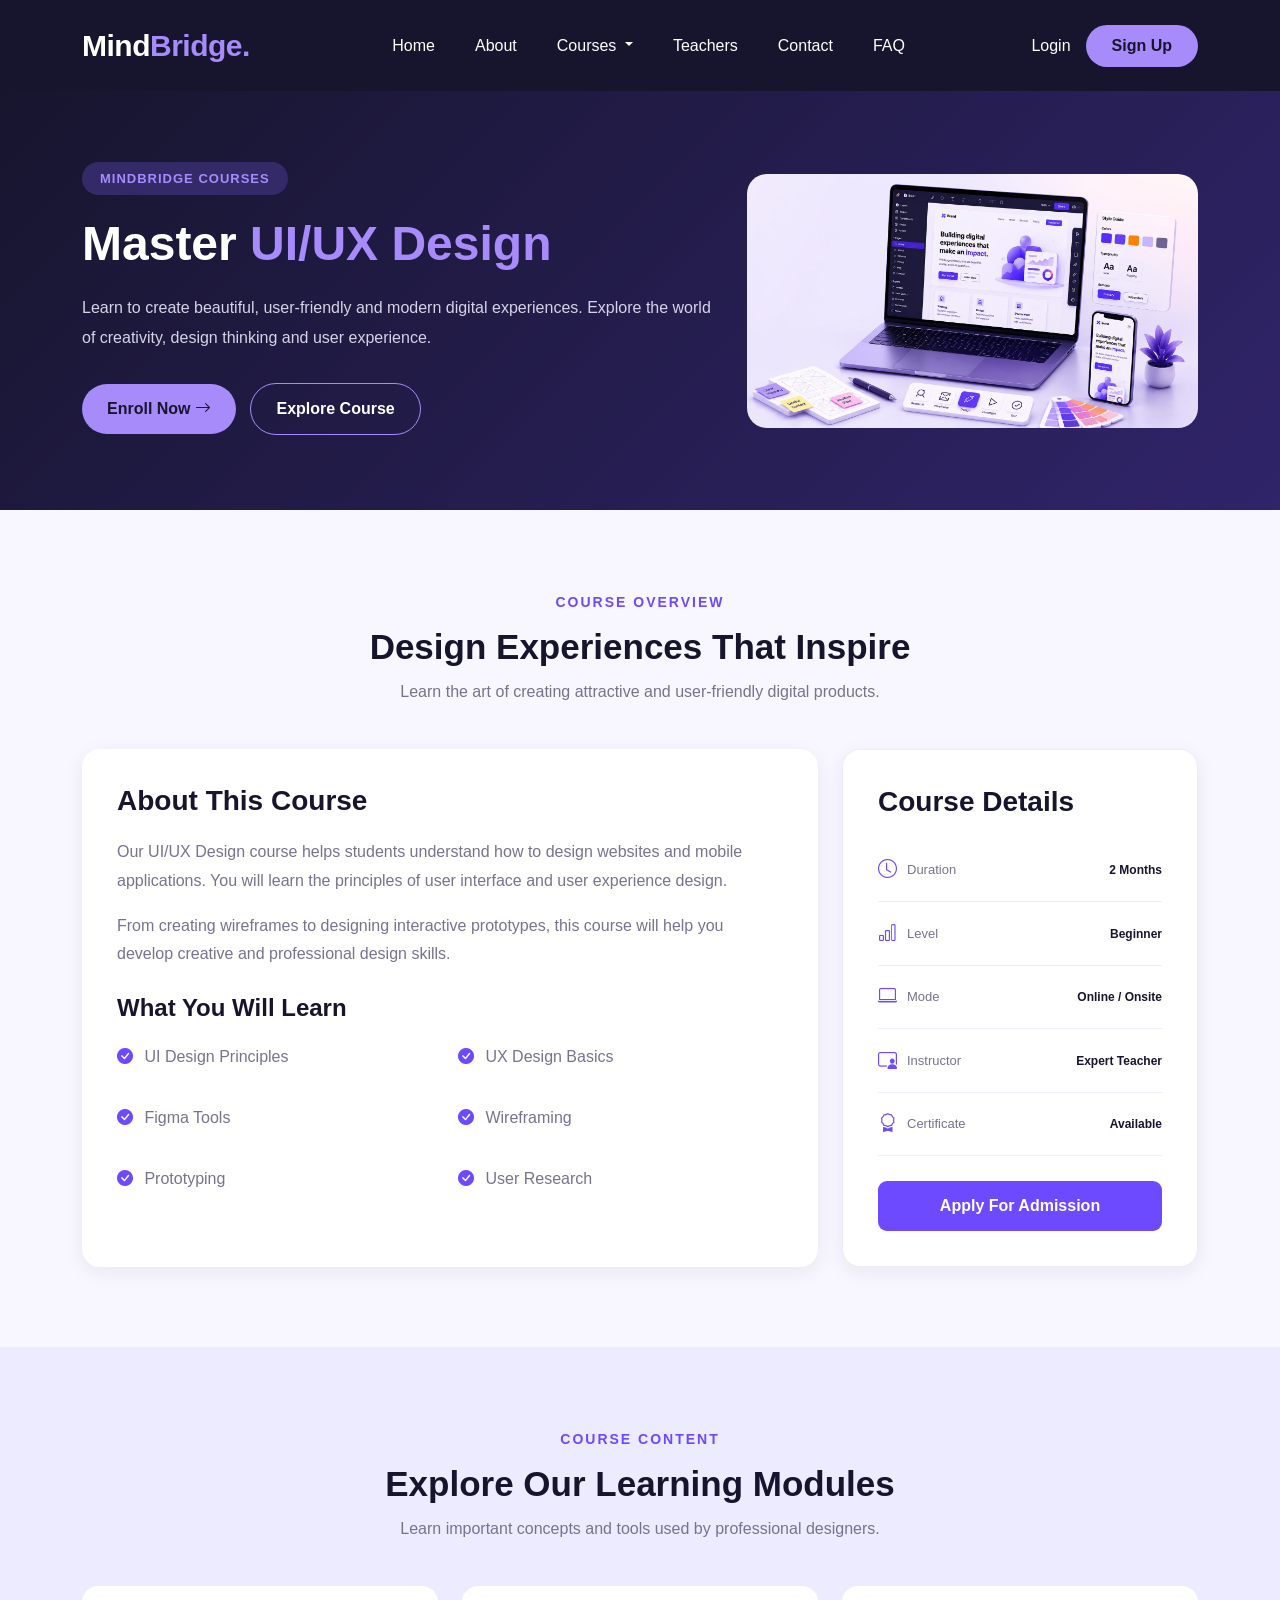
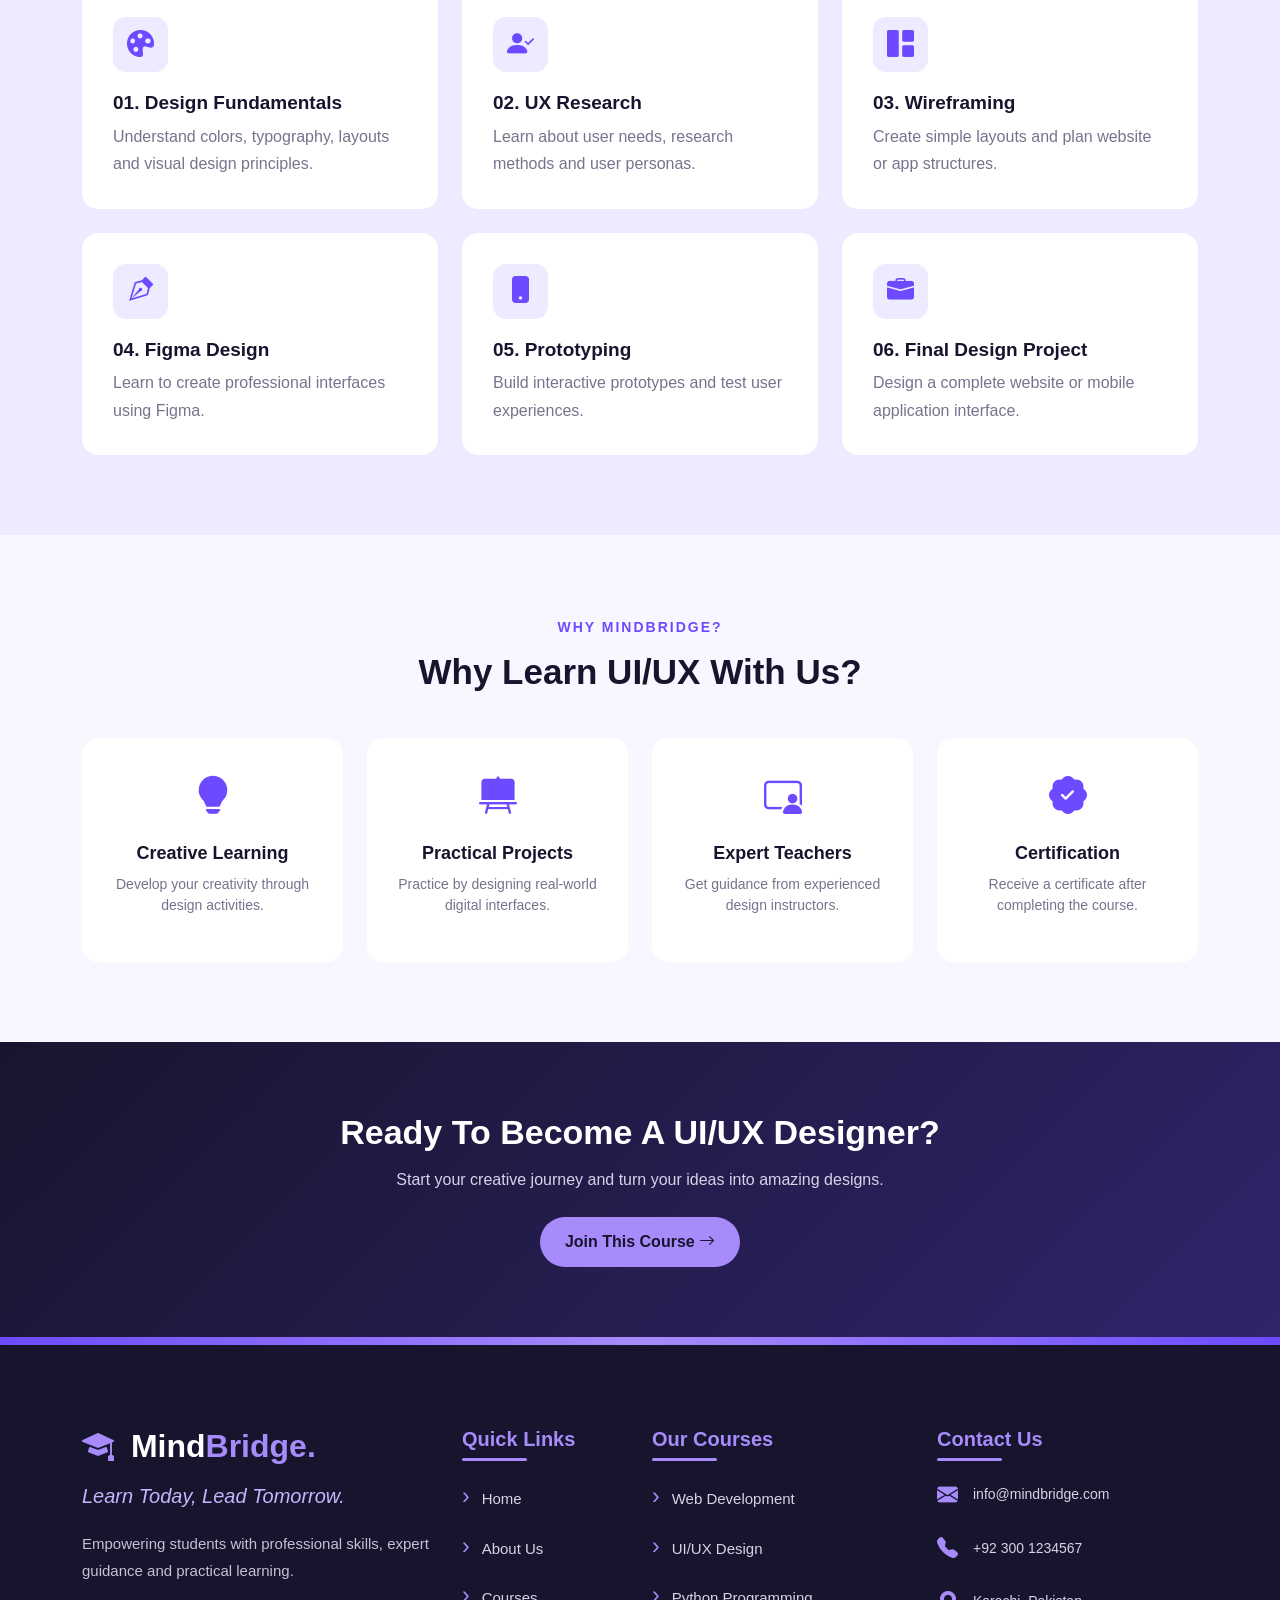
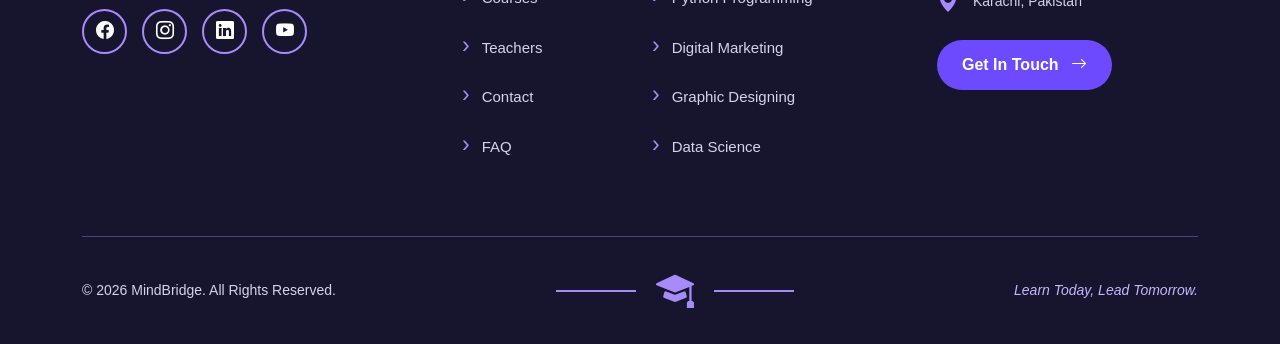
<file: ui-ux.html>
<!DOCTYPE html>
<html lang="en">

<head>
    <meta charset="UTF-8">
    <meta name="viewport" content="width=device-width, initial-scale=1.0">

    <title>MindBridge - Learn & Grow</title>

    <!-- Bootstrap CSS -->
    <link href="https://cdn.jsdelivr.net/npm/bootstrap@5.3.3/dist/css/bootstrap.min.css" rel="stylesheet">

    <!-- Custom CSS -->
    <link rel="stylesheet" href="ui-ux.css"> 
     <link rel="stylesheet"
href="https://cdn.jsdelivr.net/npm/bootstrap-icons@1.11.3/font/bootstrap-icons.min.css">

</head>

<body>

    <!-- NAVBAR START -->

    <nav class="navbar navbar-expand-lg navbar-dark">

        <div class="container">

            <!-- Logo -->
            <a class="navbar-brand" href="index.html">
                Mind<span>Bridge.</span>
            </a>

            <!-- Toggle Button -->
            <button class="navbar-toggler" type="button"
                data-bs-toggle="collapse"
                data-bs-target="#navbarNav"
                aria-controls="navbarNav"
                aria-expanded="false"
                aria-label="Toggle navigation">

                <span class="navbar-toggler-icon"></span>

            </button>

            <!-- Navbar Links -->
            <div class="collapse navbar-collapse" id="navbarNav">

                <ul class="navbar-nav mx-auto">

                    <li class="nav-item">
                        <a class="nav-link" href="index.html">Home</a>
                    </li>

                    <li class="nav-item">
                        <a class="nav-link" href="about.html">About</a>
                    </li>

                    <!-- Courses Dropdown -->
                    <li class="nav-item dropdown">

                        <a class="nav-link dropdown-toggle"
                            href="courses.html"
                            role="button"
                            data-bs-toggle="dropdown"
                            aria-expanded="false">

                            Courses

                        </a>

                        <ul class="dropdown-menu">

                            <li>
                                <a class="dropdown-item" href="web development.html">
                                    Web Development
                                </a>
                            </li>

                            <li>
                                <a class="dropdown-item active" href="ui-ux.html">
                                    UI/UX Design
                                </a>
                            </li>

                            <li>
                                <a class="dropdown-item" href="python.html">
                                    Python Programming
                                </a>
                            </li>

                            <li>
                                <a class="dropdown-item" href="digital-marketing.html">
                                    Digital Marketing
                                </a>
                            </li>

                            <li>
                                <a class="dropdown-item" href="graphic-design.html">
                                    Graphic Designing
                                </a>
                            </li>

                            <li>
                                <a class="dropdown-item" href="data-science.html">
                                    Data Science
                                </a>
                            </li>

                        </ul>

                    </li>

                    <li class="nav-item">
                        <a class="nav-link" href="teachers.html">Teachers</a>
                    </li>

                    <li class="nav-item">
                        <a class="nav-link" href="contact.html">Contact</a>
                    </li>

                    <li class="nav-item">
                        <a class="nav-link" href="faq.html">FAQ</a>
                    </li>

                </ul>

                <!-- Login and Sign Up -->
                <div class="nav-buttons">

                    <a href="login.html" class="login-btn">
                        Login
                    </a>

                    <a href="signup.html" class="btn signup-btn">
                        Sign Up
                    </a>

                </div>

            </div>

        </div>

    </nav>

    <!-- NAVBAR END -->

<!-- UI UX BANNER START -->
<section class="ui-banner">
    <div class="container">
        <div class="row align-items-center">

            <div class="col-lg-7">
                <span class="ui-badge">MINDBRIDGE COURSES</span>

                <h1>Master <span>UI/UX Design</span></h1>

                <p>
                    Learn to create beautiful, user-friendly and modern
                    digital experiences. Explore the world of creativity,
                    design thinking and user experience.
                </p>

                <a href="register.html" class="ui-btn">
                    Enroll Now <i class="bi bi-arrow-right"></i>
                </a>

                <a href="#ui-overview" class="ui-outline-btn">
                    Explore Course
                </a>
            </div>

            <div class="col-lg-5">
                <img src="U1.jpg"
                     alt="UI UX Design Course"
                     class="img-fluid ui-banner-img">
            </div>

        </div>
    </div>
</section>
<!-- UI UX BANNER END -->


<!-- UI UX OVERVIEW START -->
<section class="ui-overview" id="ui-overview">
    <div class="container">

        <div class="text-center ui-heading">
            <span>COURSE OVERVIEW</span>
            <h2>Design Experiences That Inspire</h2>
            <p>Learn the art of creating attractive and user-friendly digital products.</p>
        </div>

        <div class="row g-4">

            <div class="col-lg-8">
                <div class="ui-content">

                    <h3>About This Course</h3>

                    <p>
                        Our UI/UX Design course helps students understand
                        how to design websites and mobile applications.
                        You will learn the principles of user interface
                        and user experience design.
                    </p>

                    <p>
                        From creating wireframes to designing interactive
                        prototypes, this course will help you develop
                        creative and professional design skills.
                    </p>

                    <h4>What You Will Learn</h4>

                    <div class="row g-3">

                        <div class="col-md-6">
                            <p><i class="bi bi-check-circle-fill"></i> UI Design Principles</p>
                        </div>

                        <div class="col-md-6">
                            <p><i class="bi bi-check-circle-fill"></i> UX Design Basics</p>
                        </div>

                        <div class="col-md-6">
                            <p><i class="bi bi-check-circle-fill"></i> Figma Tools</p>
                        </div>

                        <div class="col-md-6">
                            <p><i class="bi bi-check-circle-fill"></i> Wireframing</p>
                        </div>

                        <div class="col-md-6">
                            <p><i class="bi bi-check-circle-fill"></i> Prototyping</p>
                        </div>

                        <div class="col-md-6">
                            <p><i class="bi bi-check-circle-fill"></i> User Research</p>
                        </div>

                    </div>

                </div>
            </div>


            <!-- COURSE DETAILS -->
            <div class="col-lg-4">
                <div class="ui-detail-card">

                    <h3>Course Details</h3>

                    <div class="ui-detail-row">
                        <i class="bi bi-clock"></i>
                        <span>Duration</span>
                        <strong>2 Months</strong>
                    </div>

                    <div class="ui-detail-row">
                        <i class="bi bi-bar-chart"></i>
                        <span>Level</span>
                        <strong>Beginner</strong>
                    </div>

                    <div class="ui-detail-row">
                        <i class="bi bi-laptop"></i>
                        <span>Mode</span>
                        <strong>Online / Onsite</strong>
                    </div>

                    <div class="ui-detail-row">
                        <i class="bi bi-person-video3"></i>
                        <span>Instructor</span>
                        <strong>Expert Teacher</strong>
                    </div>

                    <div class="ui-detail-row">
                        <i class="bi bi-award"></i>
                        <span>Certificate</span>
                        <strong>Available</strong>
                    </div>

                    <a href="register.html" class="ui-detail-btn">
                        Apply For Admission
                    </a>

                </div>
            </div>

        </div>
    </div>
</section>
<!-- UI UX OVERVIEW END -->


<!-- CURRICULUM START -->
<section class="ui-curriculum">
    <div class="container">

        <div class="text-center ui-heading">
            <span>COURSE CONTENT</span>
            <h2>Explore Our Learning Modules</h2>
            <p>Learn important concepts and tools used by professional designers.</p>
        </div>

        <div class="row g-4">

            <div class="col-md-6 col-lg-4">
                <div class="ui-module-card">
                    <div class="ui-module-icon">
                        <i class="bi bi-palette-fill"></i>
                    </div>
                    <h4>01. Design Fundamentals</h4>
                    <p>Understand colors, typography, layouts and visual design principles.</p>
                </div>
            </div>

            <div class="col-md-6 col-lg-4">
                <div class="ui-module-card">
                    <div class="ui-module-icon">
                        <i class="bi bi-person-check-fill"></i>
                    </div>
                    <h4>02. UX Research</h4>
                    <p>Learn about user needs, research methods and user personas.</p>
                </div>
            </div>

            <div class="col-md-6 col-lg-4">
                <div class="ui-module-card">
                    <div class="ui-module-icon">
                        <i class="bi bi-grid-1x2-fill"></i>
                    </div>
                    <h4>03. Wireframing</h4>
                    <p>Create simple layouts and plan website or app structures.</p>
                </div>
            </div>

            <div class="col-md-6 col-lg-4">
                <div class="ui-module-card">
                    <div class="ui-module-icon">
                        <i class="bi bi-vector-pen"></i>
                    </div>
                    <h4>04. Figma Design</h4>
                    <p>Learn to create professional interfaces using Figma.</p>
                </div>
            </div>

            <div class="col-md-6 col-lg-4">
                <div class="ui-module-card">
                    <div class="ui-module-icon">
                        <i class="bi bi-phone-fill"></i>
                    </div>
                    <h4>05. Prototyping</h4>
                    <p>Build interactive prototypes and test user experiences.</p>
                </div>
            </div>

            <div class="col-md-6 col-lg-4">
                <div class="ui-module-card">
                    <div class="ui-module-icon">
                        <i class="bi bi-briefcase-fill"></i>
                    </div>
                    <h4>06. Final Design Project</h4>
                    <p>Design a complete website or mobile application interface.</p>
                </div>
            </div>

        </div>
    </div>
</section>
<!-- CURRICULUM END -->


<!-- BENEFITS START -->
<section class="ui-benefits">
    <div class="container">

        <div class="text-center ui-heading">
            <span>WHY MINDBRIDGE?</span>
            <h2>Why Learn UI/UX With Us?</h2>
        </div>

        <div class="row g-4">

            <div class="col-md-3">
                <div class="ui-benefit-card">
                    <i class="bi bi-lightbulb-fill"></i>
                    <h4>Creative Learning</h4>
                    <p>Develop your creativity through design activities.</p>
                </div>
            </div>

            <div class="col-md-3">
                <div class="ui-benefit-card">
                    <i class="bi bi-easel2-fill"></i>
                    <h4>Practical Projects</h4>
                    <p>Practice by designing real-world digital interfaces.</p>
                </div>
            </div>

            <div class="col-md-3">
                <div class="ui-benefit-card">
                    <i class="bi bi-person-video3"></i>
                    <h4>Expert Teachers</h4>
                    <p>Get guidance from experienced design instructors.</p>
                </div>
            </div>

            <div class="col-md-3">
                <div class="ui-benefit-card">
                    <i class="bi bi-patch-check-fill"></i>
                    <h4>Certification</h4>
                    <p>Receive a certificate after completing the course.</p>
                </div>
            </div>

        </div>
    </div>
</section>
<!-- BENEFITS END -->


<!-- CTA START -->
<section class="ui-cta">
    <div class="container text-center">
        <h2>Ready To Become A UI/UX Designer?</h2>
        <p>Start your creative journey and turn your ideas into amazing designs.</p>

        <a href="register.html" class="ui-btn">
            Join This Course <i class="bi bi-arrow-right"></i>
        </a>
    </div>
</section>
<!-- CTA END -->

<!-- FOOTER START -->

<footer class="footer">

    <div class="footer-wave"></div>

    <div class="container">

        <div class="row gy-5 footer-content">

            <!-- BRAND SECTION -->
            <div class="col-lg-4 col-md-6">

                <h2 class="footer-logo">
                    <i class="bi bi-mortarboard-fill"></i>
                    Mind<span>Bridge.</span>
                </h2>

                <h4 class="footer-tagline">
                    Learn Today, Lead Tomorrow.
                </h4>

                <p class="footer-text">
                    Empowering students with professional skills,
                    expert guidance and practical learning.
                </p>

                <!-- SOCIAL ICONS -->
                <div class="social-links">

                    <a href="#" aria-label="Facebook">
                        <i class="bi bi-facebook"></i>
                    </a>

                    <a href="#" aria-label="Instagram">
                        <i class="bi bi-instagram"></i>
                    </a>

                    <a href="#" aria-label="LinkedIn">
                        <i class="bi bi-linkedin"></i>
                    </a>

                    <a href="#" aria-label="YouTube">
                        <i class="bi bi-youtube"></i>
                    </a>

                </div>

            </div>


            <!-- QUICK LINKS -->
            <div class="col-lg-2 col-md-6">

                <h5>Quick Links</h5>

                <ul class="footer-links">

                    <li><a href="index.html">Home</a></li>
                    <li><a href="about.html">About Us</a></li>
                    <li><a href="courses.html">Courses</a></li>
                    <li><a href="teachers.html">Teachers</a></li>
                    <li><a href="contact.html">Contact</a></li>
                    <li><a href="faq.html">FAQ</a></li>

                </ul>

            </div>


            <!-- COURSES -->
            <div class="col-lg-3 col-md-6">

                <h5>Our Courses</h5>

                <ul class="footer-links">

                    <li>
                        <a href="web-development.html">Web Development</a>
                    </li>

                    <li>
                        <a href="ui-ux.html">UI/UX Design</a>
                    </li>

                    <li>
                        <a href="python.html">Python Programming</a>
                    </li>

                    <li>
                        <a href="digital-marketing.html">Digital Marketing</a>
                    </li>

                    <li>
                        <a href="graphic-design.html">Graphic Designing</a>
                    </li>

                    <li>
                        <a href="data-science.html">Data Science</a>
                    </li>

                </ul>

            </div>


            <!-- CONTACT -->
            <div class="col-lg-3 col-md-6">

                <h5>Contact Us</h5>

                <ul class="footer-contact">

                    <li>
                        <i class="bi bi-envelope-fill"></i>
                        info@mindbridge.com
                    </li>

                    <li>
                        <i class="bi bi-telephone-fill"></i>
                        +92 300 1234567
                    </li>

                    <li>
                        <i class="bi bi-geo-alt-fill"></i>
                        Karachi, Pakistan
                    </li>

                </ul>

                <a href="contact.html" class="footer-btn">
                    Get In Touch
                    <i class="bi bi-arrow-right"></i>
                </a>

            </div>

        </div>


        <!-- FOOTER BOTTOM -->
        <div class="footer-bottom">

            <p>
                © 2026 MindBridge. All Rights Reserved.
            </p>

            <div class="footer-cap">
                <span></span>
                <i class="bi bi-mortarboard-fill"></i>
                <span></span>
            </div>

            <p class="bottom-tagline">
                Learn Today, Lead Tomorrow.
            </p>

        </div>

    </div>

</footer>

<!-- FOOTER END -->

    <!-- Bootstrap JS -->
    <script src="https://cdn.jsdelivr.net/npm/bootstrap@5.3.3/dist/js/bootstrap.bundle.min.js"></script>

</body>
</html>
</file>
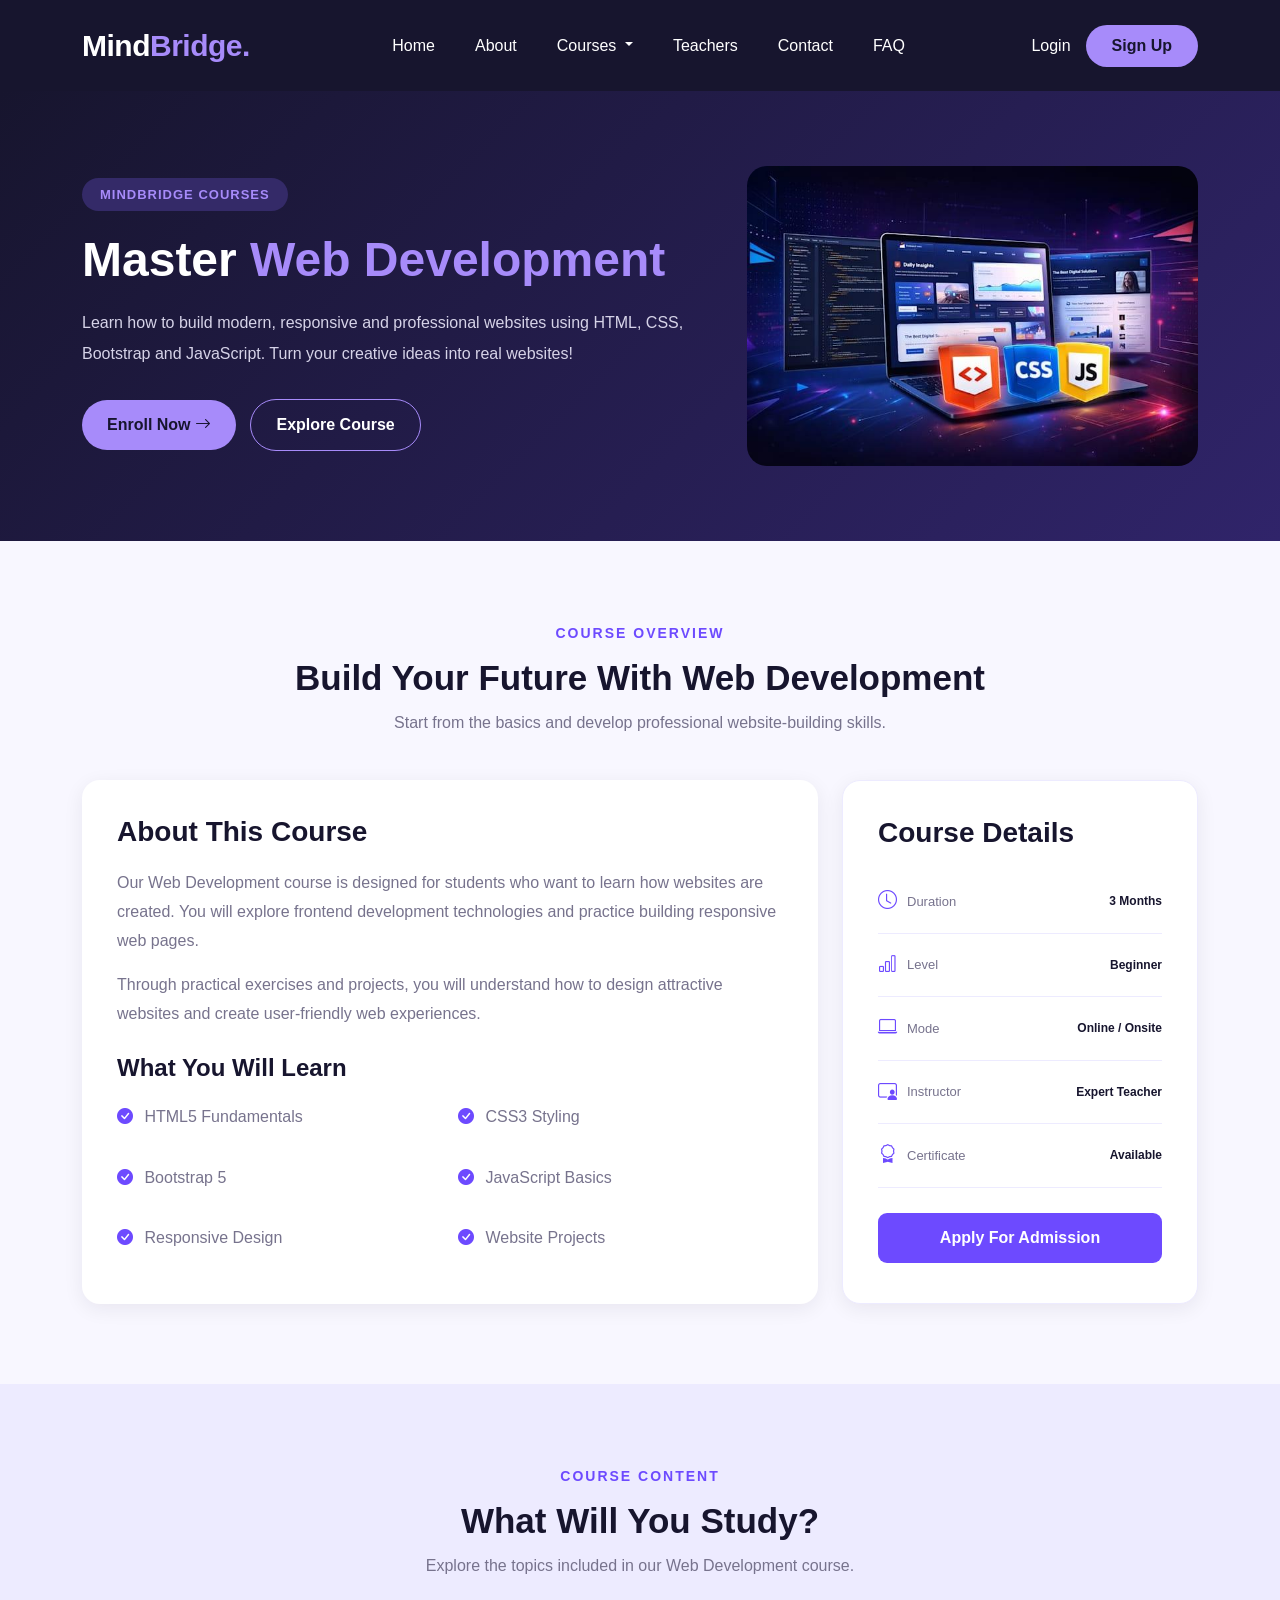
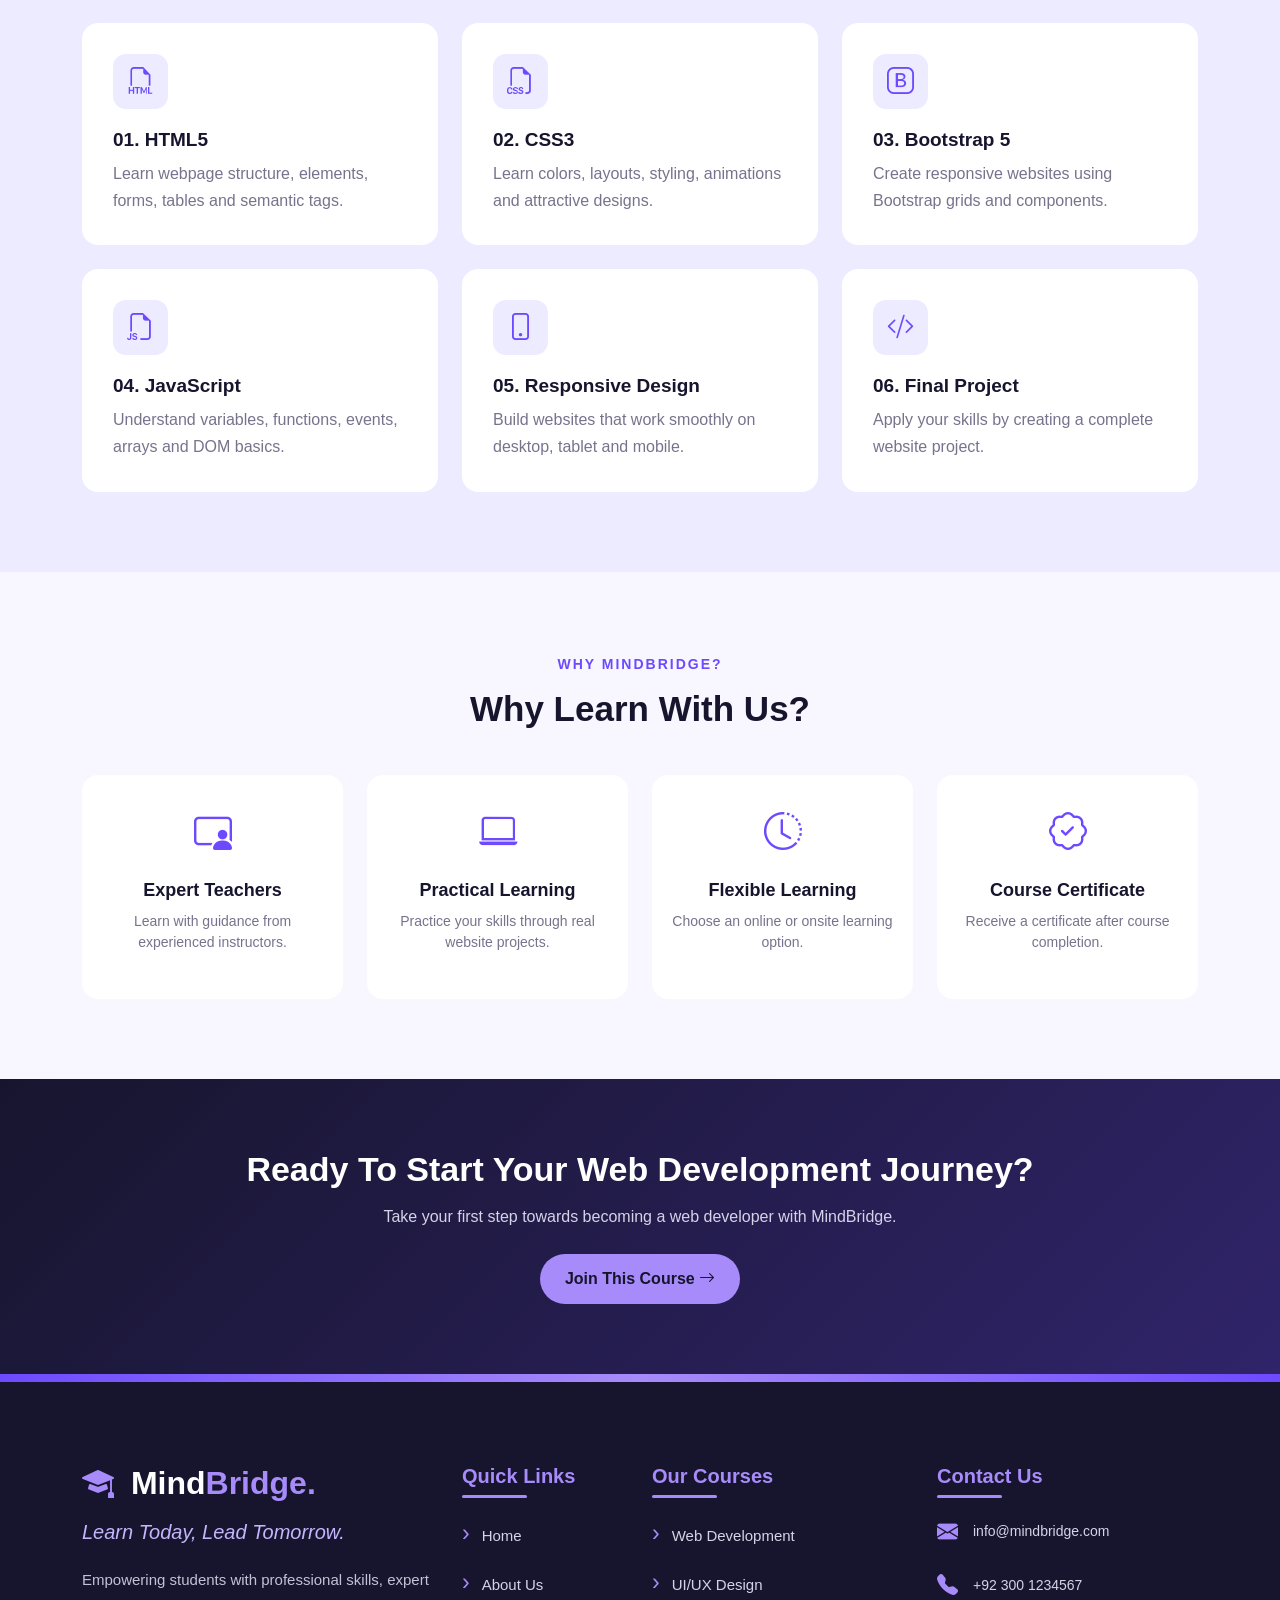
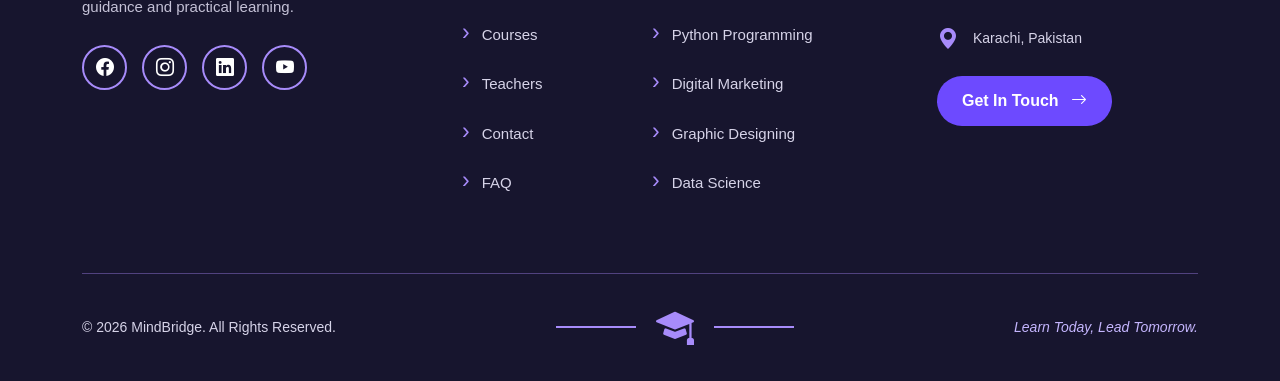
<file: web development.html>
<!DOCTYPE html>
<html lang="en">

<head>
    <meta charset="UTF-8">
    <meta name="viewport" content="width=device-width, initial-scale=1.0">

    <title>MindBridge - Learn & Grow</title>

    <!-- Bootstrap CSS -->
    <link href="https://cdn.jsdelivr.net/npm/bootstrap@5.3.3/dist/css/bootstrap.min.css" rel="stylesheet">

    <!-- Custom CSS -->
    <link rel="stylesheet" href="web development.css">

    <link rel="stylesheet"
href="https://cdn.jsdelivr.net/npm/bootstrap-icons@1.11.3/font/bootstrap-icons.min.css">
</head>

<body>

    <!-- NAVBAR START -->

    <nav class="navbar navbar-expand-lg navbar-dark">

        <div class="container">

            <!-- Logo -->
            <a class="navbar-brand" href="index.html">
                Mind<span>Bridge.</span>
            </a>

            <!-- Toggle Button -->
            <button class="navbar-toggler" type="button"
                data-bs-toggle="collapse"
                data-bs-target="#navbarNav"
                aria-controls="navbarNav"
                aria-expanded="false"
                aria-label="Toggle navigation">

                <span class="navbar-toggler-icon"></span>

            </button>

            <!-- Navbar Links -->
            <div class="collapse navbar-collapse" id="navbarNav">

                <ul class="navbar-nav mx-auto">

                    <li class="nav-item">
                        <a class="nav-link" href="index.html">Home</a>
                    </li>

                    <li class="nav-item">
                        <a class="nav-link" href="about.html">About</a>
                    </li>

                    <!-- Courses Dropdown -->
                    <li class="nav-item dropdown">

                        <a class="nav-link dropdown-toggle"
                            href="courses.html"
                            role="button"
                            data-bs-toggle="dropdown"
                            aria-expanded="false">

                            Courses

                        </a>

                        <ul class="dropdown-menu">

                            <li>
                                <a class="dropdown-item active" href="web development.html">
                                    Web Development
                                </a>
                            </li>

                            <li>
                                <a class="dropdown-item " href="ui-ux.html">
                                    UI/UX Design
                                </a>
                            </li>

                            <li>
                                <a class="dropdown-item" href="python.html">
                                    Python Programming
                                </a>
                            </li>

                            <li>
                                <a class="dropdown-item" href="digital-marketing.html">
                                    Digital Marketing
                                </a>
                            </li>

                            <li>
                                <a class="dropdown-item" href="graphic-design.html">
                                    Graphic Designing
                                </a>
                            </li>

                            <li>
                                <a class="dropdown-item" href="data-science.html">
                                    Data Science
                                </a>
                            </li>

                        </ul>

                    </li>

                    <li class="nav-item">
                        <a class="nav-link" href="teachers.html">Teachers</a>
                    </li>

                    <li class="nav-item">
                        <a class="nav-link " href="contact.html">Contact</a>
                    </li>

                    <li class="nav-item">
                        <a class="nav-link" href="faq.html">FAQ</a>
                    </li>

                </ul>

                <!-- Login and Sign Up -->
                <div class="nav-buttons">

                    <a href="login.html" class="login-btn">
                        Login
                    </a>

                    <a href="signup.html" class="btn signup-btn">
                        Sign Up
                    </a>

                </div>

            </div>

        </div>

    </nav>

    <!-- NAVBAR END -->







<!-- COURSE BANNER START -->
<section class="web-banner">
    <div class="container">
        <div class="row align-items-center">
            <div class="col-lg-7">
                <span class="web-badge">MINDBRIDGE COURSES</span>

                <h1>Master <span>Web Development</span></h1>

                <p>
                    Learn how to build modern, responsive and professional
                    websites using HTML, CSS, Bootstrap and JavaScript.
                    Turn your creative ideas into real websites!
                </p>

                <a href="register.html" class="web-btn">
                    Enroll Now <i class="bi bi-arrow-right"></i>
                </a>

                <a href="#course-overview" class="web-outline-btn">
                    Explore Course
                </a>
            </div>

            <div class="col-lg-5">
                <img src="w1.jpg"
                     alt="Web Development Course"
                     class="img-fluid web-banner-img">
            </div>
        </div>
    </div>
</section>
<!-- COURSE BANNER END -->


<!-- COURSE OVERVIEW START -->
<section class="web-overview" id="course-overview">
    <div class="container">

        <div class="text-center web-heading">
            <span>COURSE OVERVIEW</span>
            <h2>Build Your Future With Web Development</h2>
            <p>Start from the basics and develop professional website-building skills.</p>
        </div>

        <div class="row g-4">

            <div class="col-lg-8">
                <div class="overview-content">
                    <h3>About This Course</h3>

                    <p>
                        Our Web Development course is designed for students
                        who want to learn how websites are created.
                        You will explore frontend development technologies
                        and practice building responsive web pages.
                    </p>

                    <p>
                        Through practical exercises and projects, you will
                        understand how to design attractive websites and
                        create user-friendly web experiences.
                    </p>

                    <h4>What You Will Learn</h4>

                    <div class="row g-3">

                        <div class="col-md-6">
                            <p><i class="bi bi-check-circle-fill"></i> HTML5 Fundamentals</p>
                        </div>

                        <div class="col-md-6">
                            <p><i class="bi bi-check-circle-fill"></i> CSS3 Styling</p>
                        </div>

                        <div class="col-md-6">
                            <p><i class="bi bi-check-circle-fill"></i> Bootstrap 5</p>
                        </div>

                        <div class="col-md-6">
                            <p><i class="bi bi-check-circle-fill"></i> JavaScript Basics</p>
                        </div>

                        <div class="col-md-6">
                            <p><i class="bi bi-check-circle-fill"></i> Responsive Design</p>
                        </div>

                        <div class="col-md-6">
                            <p><i class="bi bi-check-circle-fill"></i> Website Projects</p>
                        </div>

                    </div>
                </div>
            </div>

            <!-- COURSE DETAILS CARD -->
            <div class="col-lg-4">
                <div class="course-detail-card">

                    <h3>Course Details</h3>

                    <div class="detail-row">
                        <i class="bi bi-clock"></i>
                        <span>Duration</span>
                        <strong>3 Months</strong>
                    </div>

                    <div class="detail-row">
                        <i class="bi bi-bar-chart"></i>
                        <span>Level</span>
                        <strong>Beginner</strong>
                    </div>

                    <div class="detail-row">
                        <i class="bi bi-laptop"></i>
                        <span>Mode</span>
                        <strong>Online / Onsite</strong>
                    </div>

                    <div class="detail-row">
                        <i class="bi bi-person-video3"></i>
                        <span>Instructor</span>
                        <strong>Expert Teacher</strong>
                    </div>

                    <div class="detail-row">
                        <i class="bi bi-award"></i>
                        <span>Certificate</span>
                        <strong>Available</strong>
                    </div>

                    <a href="register.html" class="detail-btn">
                        Apply For Admission
                    </a>

                </div>
            </div>

        </div>
    </div>
</section>
<!-- COURSE OVERVIEW END -->


<!-- COURSE CURRICULUM START -->
<section class="web-curriculum">
    <div class="container">

        <div class="text-center web-heading">
            <span>COURSE CONTENT</span>
            <h2>What Will You Study?</h2>
            <p>Explore the topics included in our Web Development course.</p>
        </div>

        <div class="row g-4">

            <div class="col-md-6 col-lg-4">
                <div class="module-card">
                    <div class="module-icon">
                        <i class="bi bi-filetype-html"></i>
                    </div>
                    <h4>01. HTML5</h4>
                    <p>Learn webpage structure, elements, forms, tables and semantic tags.</p>
                </div>
            </div>

            <div class="col-md-6 col-lg-4">
                <div class="module-card">
                    <div class="module-icon">
                        <i class="bi bi-filetype-css"></i>
                    </div>
                    <h4>02. CSS3</h4>
                    <p>Learn colors, layouts, styling, animations and attractive designs.</p>
                </div>
            </div>

            <div class="col-md-6 col-lg-4">
                <div class="module-card">
                    <div class="module-icon">
                        <i class="bi bi-bootstrap"></i>
                    </div>
                    <h4>03. Bootstrap 5</h4>
                    <p>Create responsive websites using Bootstrap grids and components.</p>
                </div>
            </div>

            <div class="col-md-6 col-lg-4">
                <div class="module-card">
                    <div class="module-icon">
                        <i class="bi bi-filetype-js"></i>
                    </div>
                    <h4>04. JavaScript</h4>
                    <p>Understand variables, functions, events, arrays and DOM basics.</p>
                </div>
            </div>

            <div class="col-md-6 col-lg-4">
                <div class="module-card">
                    <div class="module-icon">
                        <i class="bi bi-phone"></i>
                    </div>
                    <h4>05. Responsive Design</h4>
                    <p>Build websites that work smoothly on desktop, tablet and mobile.</p>
                </div>
            </div>

            <div class="col-md-6 col-lg-4">
                <div class="module-card">
                    <div class="module-icon">
                        <i class="bi bi-code-slash"></i>
                    </div>
                    <h4>06. Final Project</h4>
                    <p>Apply your skills by creating a complete website project.</p>
                </div>
            </div>

        </div>
    </div>
</section>
<!-- COURSE CURRICULUM END -->


<!-- WHY LEARN WITH US START -->
<section class="web-benefits">
    <div class="container">

        <div class="text-center web-heading">
            <span>WHY MINDBRIDGE?</span>
            <h2>Why Learn With Us?</h2>
        </div>

        <div class="row g-4">

            <div class="col-md-3">
                <div class="benefit-card">
                    <i class="bi bi-person-video3"></i>
                    <h4>Expert Teachers</h4>
                    <p>Learn with guidance from experienced instructors.</p>
                </div>
            </div>

            <div class="col-md-3">
                <div class="benefit-card">
                    <i class="bi bi-laptop"></i>
                    <h4>Practical Learning</h4>
                    <p>Practice your skills through real website projects.</p>
                </div>
            </div>

            <div class="col-md-3">
                <div class="benefit-card">
                    <i class="bi bi-clock-history"></i>
                    <h4>Flexible Learning</h4>
                    <p>Choose an online or onsite learning option.</p>
                </div>
            </div>

            <div class="col-md-3">
                <div class="benefit-card">
                    <i class="bi bi-patch-check"></i>
                    <h4>Course Certificate</h4>
                    <p>Receive a certificate after course completion.</p>
                </div>
            </div>

        </div>
    </div>
</section>
<!-- WHY LEARN WITH US END -->


<!-- ADMISSION CTA START -->
<section class="web-cta">
    <div class="container text-center">
        <h2>Ready To Start Your Web Development Journey?</h2>
        <p>Take your first step towards becoming a web developer with MindBridge.</p>

        <a href="register.html" class="web-btn">
            Join This Course <i class="bi bi-arrow-right"></i>
        </a>
    </div>
</section>
<!-- ADMISSION CTA END -->






<!-- FOOTER START -->

<footer class="footer">

    <div class="footer-wave"></div>

    <div class="container">

        <div class="row gy-5 footer-content">

            <!-- BRAND SECTION -->
            <div class="col-lg-4 col-md-6">

                <h2 class="footer-logo">
                    <i class="bi bi-mortarboard-fill"></i>
                    Mind<span>Bridge.</span>
                </h2>

                <h4 class="footer-tagline">
                    Learn Today, Lead Tomorrow.
                </h4>

                <p class="footer-text">
                    Empowering students with professional skills,
                    expert guidance and practical learning.
                </p>

                <!-- SOCIAL ICONS -->
                <div class="social-links">

                    <a href="#" aria-label="Facebook">
                        <i class="bi bi-facebook"></i>
                    </a>

                    <a href="#" aria-label="Instagram">
                        <i class="bi bi-instagram"></i>
                    </a>

                    <a href="#" aria-label="LinkedIn">
                        <i class="bi bi-linkedin"></i>
                    </a>

                    <a href="#" aria-label="YouTube">
                        <i class="bi bi-youtube"></i>
                    </a>

                </div>

            </div>


            <!-- QUICK LINKS -->
            <div class="col-lg-2 col-md-6">

                <h5>Quick Links</h5>

                <ul class="footer-links">

                    <li><a href="index.html">Home</a></li>
                    <li><a href="about.html">About Us</a></li>
                    <li><a href="courses.html">Courses</a></li>
                    <li><a href="teachers.html">Teachers</a></li>
                    <li><a href="contact.html">Contact</a></li>
                    <li><a href="faq.html">FAQ</a></li>

                </ul>

            </div>


            <!-- COURSES -->
            <div class="col-lg-3 col-md-6">

                <h5>Our Courses</h5>

                <ul class="footer-links">

                    <li>
                        <a href="web development.html">Web Development</a>
                    </li>

                    <li>
                        <a href="ui-ux.html">UI/UX Design</a>
                    </li>

                    <li>
                        <a href="python.html">Python Programming</a>
                    </li>

                    <li>
                        <a href="digital-marketing.html">Digital Marketing</a>
                    </li>

                    <li>
                        <a href="graphic-design.html">Graphic Designing</a>
                    </li>

                    <li>
                        <a href="data-science.html">Data Science</a>
                    </li>

                </ul>

            </div>


            <!-- CONTACT -->
            <div class="col-lg-3 col-md-6">

                <h5>Contact Us</h5>

                <ul class="footer-contact">

                    <li>
                        <i class="bi bi-envelope-fill"></i>
                        info@mindbridge.com
                    </li>

                    <li>
                        <i class="bi bi-telephone-fill"></i>
                        +92 300 1234567
                    </li>

                    <li>
                        <i class="bi bi-geo-alt-fill"></i>
                        Karachi, Pakistan
                    </li>

                </ul>

                <a href="contact.html" class="footer-btn">
                    Get In Touch
                    <i class="bi bi-arrow-right"></i>
                </a>

            </div>

        </div>


        <!-- FOOTER BOTTOM -->
        <div class="footer-bottom">

            <p>
                © 2026 MindBridge. All Rights Reserved.
            </p>

            <div class="footer-cap">
                <span></span>
                <i class="bi bi-mortarboard-fill"></i>
                <span></span>
            </div>

            <p class="bottom-tagline">
                Learn Today, Lead Tomorrow.
            </p>

        </div>

    </div>

</footer>

<!-- FOOTER END -->


    <!-- Bootstrap JS -->
    <script src="https://cdn.jsdelivr.net/npm/bootstrap@5.3.3/dist/js/bootstrap.bundle.min.js"></script>

</body>
</html>
</file>
<file: style.css>
/* ===== GENERAL ===== */

body {
    background-color: #F8F7FF;
    color: #17152E;
    font-family: 'Segoe UI', sans-serif;
    margin: 0;
}

a {
    text-decoration: none;
}


/* ===== NAVBAR ===== */

.navbar {
    background-color: #17152E !important;
    padding: 18px 0;
}


/* ===== LOGO ===== */

.navbar-brand {
    font-size: 30px;
    font-weight: 800;
    color: white !important;
    letter-spacing: -0.5px;
}

.navbar-brand span {
    color: #A78BFA;
}


/* ===== NAVBAR LINKS ===== */

.navbar-nav .nav-link {
    color: white !important;
    font-weight: 500;
    font-size: 16px;
    margin: 0 12px;
}

.navbar-nav .nav-link:hover {
    color: #A78BFA !important;
}

.navbar-nav .nav-link.active {
    color: #A78BFA !important;
}


/* ===== LOGIN AND SIGNUP ===== */

.nav-buttons {
    display: flex;
    align-items: center;
    gap: 15px;
}

.nav-buttons .login-btn {
    color: white !important;
    font-weight: 500;
    font-size: 16px;
    text-decoration: none;
}

.nav-buttons .login-btn:hover {
    color: #A78BFA !important;
}

.nav-buttons .signup-btn {
    background-color: #A78BFA !important;
    color: #17152E !important;
    font-weight: 600;
    font-size: 16px;
    border-radius: 25px;
    padding: 9px 26px;
    border: none;
}

.nav-buttons .signup-btn:hover {
    background-color: #8B6FF0 !important;
    color: white !important;
}


/* ===== COURSES DROPDOWN ===== */

.dropdown-menu {
    background-color: #17152E;
    border: 1px solid #A78BFA;
    border-radius: 12px;
    padding: 10px;
    margin-top: 12px !important;
    min-width: 220px;
}

.dropdown-item {
    color: white;
    font-size: 14px;
    font-weight: 500;
    padding: 10px 15px;
    border-radius: 7px;
    transition: 0.3s;
}

.dropdown-item:hover {
    background-color: #A78BFA;
    color: #17152E;
}


/* ===== CATEGORY BUTTON ===== */

.category-btn {
    background-color: #EDEBFF;
    color: #17152E;
    border: 1px solid #A78BFA;
    border-radius: 25px;
    padding: 12px 24px;
    font-weight: 600;
    transition: 0.3s;
}

.category-btn:hover {
    background-color: #6D4AFF;
    color: white;
    transform: translateY(-3px);
}





/* ===== HERO BANNER ===== */

.hero-section {
    background: linear-gradient(
        120deg,
        #17152E,
        #211653,
        #17152E
    );
    color: white;
    padding: 65px 0 35px;
    overflow: hidden;
}

/* Hero Content */

.hero-content {
    padding: 30px 0;
}

/* Badge */

.hero-badge {
    display: inline-block;
    background: #35216F;
    color: white;
    padding: 12px 22px;
    border-radius: 30px;
    font-size: 15px;
    margin-bottom: 25px;
}

.hero-badge i {
    color: #C4B5FD;
    margin-right: 8px;
}

/* Heading */

.hero-content h1 {
    font-size: 58px;
    font-weight: 800;
    line-height: 1.15;
    margin-bottom: 25px;
}

.hero-content h1 span {
    display: block;
    color: #A78BFA;
}

/* Paragraph */

.hero-content p {
    color: #D6D3E8;
    font-size: 18px;
    line-height: 1.8;
    max-width: 520px;
    margin-bottom: 30px;
}

/* Explore Button */

.hero-btn {
    display: inline-flex;
    align-items: center;
    gap: 15px;
    background: #6D4AFF;
    color: white;
    padding: 16px 30px;
    border-radius: 35px;
    font-size: 17px;
    font-weight: 600;
    text-decoration: none;
    transition: 0.3s;
}

.hero-btn:hover {
    background: #A78BFA;
    color: #17152E;
    transform: translateY(-4px);
}

/* Hero Image */

.hero-image {
    position: relative;
}

.hero-image img {
    width: 100%;
    max-width: 480px;
    height: 480px;
    object-fit: contain;
    
}

/* Image Hover Pop-up Effect */

.hero-image img {
    transition: transform 0.4s ease, filter 0.4s ease;
    cursor: pointer;
}

.hero-image img:hover {
    transform: translateY(-12px) scale(1.04);
    filter: drop-shadow(0 15px 25px rgba(167, 139, 250, 0.4));
}
/* Features */

.hero-features {
    display: grid;
    grid-template-columns: repeat(4, 1fr);
    background: rgba(109, 74, 255, 0.12);
    border: 1px solid #5940A5;
    border-radius: 25px;
    padding: 25px 15px;
    margin-top: 35px;
}

/* Feature Box */

.feature-box {
    display: flex;
    align-items: center;
    justify-content: center;
    gap: 15px;
    border-right: 1px solid #A78BFA;
    padding: 10px;
}

.feature-box:last-child {
    border-right: none;
}

.feature-box i {
    font-size: 38px;
    color: #A78BFA;
}

.feature-box h5 {
    font-size: 16px;
    font-weight: 700;
    margin-bottom: 5px;
}

.feature-box p {
    color: #C4B5FD;
    font-size: 13px;
    margin: 0;
}


/* Responsive */

@media (max-width: 991px) {

    .hero-content {
        text-align: center;
    }

    .hero-content h1 {
        font-size: 45px;
    }

    .hero-content p {
        margin-left: auto;
        margin-right: auto;
    }

    .hero-image img {
        height: 350px;
    }

    .hero-features {
        grid-template-columns: repeat(2, 1fr);
    }

    .feature-box:nth-child(2) {
        border-right: none;
    }

}

@media (max-width: 576px) {

    .hero-content h1 {
        font-size: 36px;
    }

    .hero-content p {
        font-size: 15px;
    }

    .hero-features {
        grid-template-columns: 1fr;
    }

    .feature-box {
        border-right: none;
        border-bottom: 1px solid #5940A5;
        justify-content: flex-start;
        padding: 15px;
    }

    .feature-box:last-child {
        border-bottom: none;
    }

}











/* ===== COURSES SECTION ===== */

.courses-section {
    background-color: #F8F7FF;
    padding: 70px 0;
}

.section-label {
    color: #6D4AFF;
    font-weight: 700;
    letter-spacing: 2px;
    font-size: 13px;
}

.section-title {
    color: #17152E;
    font-size: 36px;
    font-weight: 800;
    margin: 12px 0;
}


/* ===== COURSE CARD ===== */

.course-card {
    background: linear-gradient(145deg, #211B46, #17152E);
    border-radius: 18px;
    overflow: hidden;
    border: 1px solid #6D4AFF;
    box-shadow: 0 8px 22px rgba(23, 21, 46, 0.15);
    height: 100%;
    transition: 0.4s ease;
}

.course-card:hover {
    transform: translateY(-10px);
    border-color: #A78BFA;
    box-shadow: 0 15px 35px rgba(109, 74, 255, 0.3);
}


/* ===== COURSE IMAGE ===== */

.course-img {
    height: 220px;
    overflow: hidden;
}

.course-img img {
    width: 100%;
    height: 100%;
    object-fit: cover;
    transition: 0.5s ease;
}

.course-card:hover .course-img img {
    transform: scale(1.10);
}


/* ===== CARD CONTENT ===== */

.course-content {
    padding: 25px;
}

.course-category {
    display: inline-block;
    background: #35216F;
    color: #C4B5FD;
    padding: 7px 15px;
    border-radius: 20px;
    font-size: 12px;
    font-weight: 700;
}

.course-content h4 {
    color: white;
    font-size: 21px;
    font-weight: 700;
    margin: 17px 0 10px;
}

.course-content p {
    color: #D6D3E8;
    font-size: 14px;
    line-height: 1.7;
}


/* ===== COURSE INFO ===== */

.course-info {
    display: flex;
    justify-content: space-between;
    flex-wrap: wrap;
    gap: 10px;
    padding: 15px 0;
    border-top: 1px solid #51427F;
    color: #E0DDF0;
    font-size: 13px;
}

.course-info i {
    color: #A78BFA;
    margin-right: 5px;
}


/* ===== VIEW DETAILS BUTTON ===== */

.view-btn {
    width: 100%;
    background: #6D4AFF;
    color: white;
    border: 1px solid #6D4AFF;
    border-radius: 10px;
    padding: 13px;
    font-weight: 600;
    transition: 0.3s ease;
}

.view-btn:hover {
    background: #A78BFA;
    border-color: #A78BFA;
    color: #17152E;
    transform: translateY(-3px);
}


/* ===== COURSE DETAILS MODAL ===== */

.course-modal {
    background: #211B46;
    color: white;
    border: 1px solid #A78BFA;
    border-radius: 16px;
    overflow: hidden;
}

.course-modal .modal-header {
    background: #17152E;
    color: white;
    padding: 20px;
    border-bottom: 1px solid #51427F;
}

.course-modal .btn-close {
    filter: invert(1);
}

.course-modal .modal-body {
    padding: 25px;
    color: #D6D3E8;
}

.course-modal .modal-body h6 {
    color: #A78BFA;
    font-weight: 700;
    margin-bottom: 12px;
}

.course-modal .modal-body li {
    margin-bottom: 9px;
}

.course-modal .modal-footer {
    background: #17152E;
    border-top: 1px solid #51427F;
    padding: 18px 25px;
}


/* ===== ADMISSION BUTTON ===== */

.admission-btn {
    display: inline-block;
    background: #6D4AFF;
    color: white;
    padding: 12px 22px;
    border-radius: 9px;
    text-decoration: none;
    font-weight: 600;
    transition: 0.3s;
}

.admission-btn:hover {
    background: #A78BFA;
    color: #17152E;
}












/* ===== WHY CHOOSE MINDBRIDGE ===== */

.why-section {
    background: #17152E;
    padding: 85px 0;
}

/* Heading */

.why-heading {
    margin-bottom: 55px;
}

.why-label {
    display: inline-block;
    color: #A78BFA;
    font-size: 13px;
    font-weight: 700;
    letter-spacing: 2px;
    margin-bottom: 12px;
}

.why-heading h2 {
    color: white;
    font-size: 38px;
    font-weight: 800;
    margin-bottom: 15px;
}

.why-heading h2 span {
    color: #A78BFA;
}

.why-heading p {
    color: #D6D3E8;
    font-size: 15px;
}


/* Feature Cards */

.why-card {
    background: linear-gradient(145deg, #29214F, #211B46);
    border: 1px solid #51427F;
    border-radius: 18px;
    padding: 35px 22px;
    text-align: center;
    height: 100%;
    transition: 0.4s ease;
}

.why-card:hover {
    transform: translateY(-10px);
    border-color: #A78BFA;
    box-shadow: 0 15px 30px rgba(167, 139, 250, 0.2);
}


/* Icons */

.why-icon {
    width: 75px;
    height: 75px;
    background: #35216F;
    color: #C4B5FD;
    border-radius: 20px;
    display: flex;
    align-items: center;
    justify-content: center;
    margin: 0 auto 22px;
    transition: 0.4s ease;
}

.why-icon i {
    font-size: 34px;
}

.why-card:hover .why-icon {
    background: #A78BFA;
    color: #17152E;
    transform: rotate(-5deg) scale(1.08);
}


/* Card Text */

.why-card h4 {
    color: white;
    font-size: 19px;
    font-weight: 700;
    margin-bottom: 13px;
}

.why-card p {
    color: #D6D3E8;
    font-size: 14px;
    line-height: 1.8;
    margin: 0;
}












/* ===== FOOTER ===== */

.footer {
    background: #17152E;
    color: white;
    position: relative;
    overflow: hidden;
    padding-top: 90px;
}

/* Top Wave */

.footer-wave {
    position: absolute;
    top: 0;
    left: 0;
    width: 100%;
    height: 8px;
    background: linear-gradient(
        90deg,
        #6D4AFF,
        #A78BFA,
        #6D4AFF
    );
}

/* Footer Content */

.footer-content {
    padding-bottom: 60px;
    position: relative;
    z-index: 1;
}

/* Logo */

.footer-logo {
    font-size: 32px;
    font-weight: 800;
    margin-bottom: 18px;
}

.footer-logo i {
    color: #A78BFA;
    margin-right: 8px;
}

.footer-logo span {
    color: #A78BFA;
}

/* Tagline */

.footer-tagline {
    font-size: 20px;
    font-style: italic;
    color: #C4B5FD;
    margin-bottom: 22px;
}

/* Description */

.footer-text {
    color: #C4C1D6;
    font-size: 15px;
    line-height: 1.8;
    max-width: 350px;
}

/* Headings */

.footer h5 {
    color: #A78BFA;
    font-size: 20px;
    font-weight: 700;
    margin-bottom: 28px;
    position: relative;
}

.footer h5::after {
    content: "";
    width: 65px;
    height: 3px;
    background: #A78BFA;
    position: absolute;
    bottom: -10px;
    left: 0;
    border-radius: 5px;
}

/* Footer Links */

.footer-links {
    list-style: none;
    padding: 0;
    margin: 0;
}

.footer-links li {
    margin-bottom: 15px;
}

.footer-links a {
    color: #D6D3E8;
    text-decoration: none;
    font-size: 15px;
    transition: 0.3s;
}

.footer-links a::before {
    content: "›";
    color: #A78BFA;
    font-size: 23px;
    margin-right: 12px;
}

.footer-links a:hover {
    color: #A78BFA;
    padding-left: 5px;
}

/* Social Media */

.social-links {
    display: flex;
    gap: 15px;
    margin-top: 25px;
}

.social-links a {
    width: 45px;
    height: 45px;
    display: flex;
    justify-content: center;
    align-items: center;
    color: white;
    border: 2px solid #A78BFA;
    border-radius: 50%;
    font-size: 18px;
    transition: 0.3s;
}

.social-links a:hover {
    background: #A78BFA;
    color: #17152E;
    transform: translateY(-5px);
}

/* Contact Details */

.footer-contact {
    list-style: none;
    padding: 0;
}

.footer-contact li {
    display: flex;
    align-items: center;
    gap: 15px;
    color: #D6D3E8;
    font-size: 14px;
    margin-bottom: 22px;
}

.footer-contact i {
    color: #A78BFA;
    font-size: 21px;
}

/* Contact Button */

.footer-btn {
    display: inline-flex;
    align-items: center;
    gap: 12px;
    background: #6D4AFF;
    color: white;
    padding: 13px 25px;
    border-radius: 30px;
    font-weight: 600;
    text-decoration: none;
    transition: 0.3s;
}

.footer-btn:hover {
    background: #A78BFA;
    color: #17152E;
    transform: translateY(-3px);
}

/* Footer Bottom */

.footer-bottom {
    border-top: 1px solid #51427F;
    padding: 25px 0;
    display: flex;
    justify-content: space-between;
    align-items: center;
    flex-wrap: wrap;
    gap: 20px;
}

.footer-bottom p {
    color: #D6D3E8;
    font-size: 14px;
    margin: 0;
}

.bottom-tagline {
    color: #C4B5FD !important;
    font-style: italic;
}

/* Graduation Cap */

.footer-cap {
    display: flex;
    align-items: center;
    gap: 20px;
}

.footer-cap span {
    width: 80px;
    height: 2px;
    background: #A78BFA;
}

.footer-cap i {
    color: #A78BFA;
    font-size: 38px;
}
</file>
<file: about.css>
/* ===== GENERAL ===== */

body {
    background-color: #F8F7FF;
    color: #17152E;
    font-family: 'Segoe UI', sans-serif;
    margin: 0;
}

a {
    text-decoration: none;
}


/* ===== NAVBAR ===== */

.navbar {
    background-color: #17152E !important;
    padding: 18px 0;
}


/* ===== LOGO ===== */

.navbar-brand {
    font-size: 30px;
    font-weight: 800;
    color: white !important;
    letter-spacing: -0.5px;
}

.navbar-brand span {
    color: #A78BFA;
}


/* ===== NAVBAR LINKS ===== */

.navbar-nav .nav-link {
    color: white !important;
    font-weight: 500;
    font-size: 16px;
    margin: 0 12px;
}

.navbar-nav .nav-link:hover {
    color: #A78BFA !important;
}

.navbar-nav .nav-link.active {
    color: #A78BFA !important;
}


/* ===== LOGIN AND SIGNUP ===== */

.nav-buttons {
    display: flex;
    align-items: center;
    gap: 15px;
}

.nav-buttons .login-btn {
    color: white !important;
    font-weight: 500;
    font-size: 16px;
    text-decoration: none;
}

.nav-buttons .login-btn:hover {
    color: #A78BFA !important;
}

.nav-buttons .signup-btn {
    background-color: #A78BFA !important;
    color: #17152E !important;
    font-weight: 600;
    font-size: 16px;
    border-radius: 25px;
    padding: 9px 26px;
    border: none;
}

.nav-buttons .signup-btn:hover {
    background-color: #8B6FF0 !important;
    color: white !important;
}


/* ===== COURSES DROPDOWN ===== */

.dropdown-menu {
    background-color: #17152E;
    border: 1px solid #A78BFA;
    border-radius: 12px;
    padding: 10px;
    margin-top: 12px !important;
    min-width: 220px;
}

.dropdown-item {
    color: white;
    font-size: 14px;
    font-weight: 500;
    padding: 10px 15px;
    border-radius: 7px;
    transition: 0.3s;
}

.dropdown-item:hover {
    background-color: #A78BFA;
    color: #17152E;
}


/* ===== CATEGORY BUTTON ===== */

.category-btn {
    background-color: #EDEBFF;
    color: #17152E;
    border: 1px solid #A78BFA;
    border-radius: 25px;
    padding: 12px 24px;
    font-weight: 600;
    transition: 0.3s;
}

.category-btn:hover {
    background-color: #6D4AFF;
    color: white;
    transform: translateY(-3px);
}




/* ===== ABOUT PAGE BANNER ===== */

.about-banner {
    background: linear-gradient(
        120deg,
        #17152E,
        #29205A,
        #17152E
    );
    padding: 90px 0;
    position: relative;
    overflow: hidden;
}

/* Decorative Circle */

.about-banner::before {
    content: "";
    position: absolute;
    width: 300px;
    height: 300px;
    background: rgba(167, 139, 250, 0.12);
    border-radius: 50%;
    top: -120px;
    right: 10%;
}

.about-banner::after {
    content: "";
    position: absolute;
    width: 220px;
    height: 220px;
    background: rgba(109, 74, 255, 0.12);
    border-radius: 50%;
    bottom: -100px;
    left: 5%;
}

/* Banner Content */

.about-banner-content {
    position: relative;
    z-index: 1;
    text-align: center;
}

/* Label */

.about-label {
    display: inline-block;
    color: #C4B5FD;
    background: rgba(167, 139, 250, 0.15);
    border: 1px solid #51427F;
    padding: 9px 20px;
    border-radius: 30px;
    font-size: 13px;
    font-weight: 600;
    letter-spacing: 2px;
    margin-bottom: 20px;
}

/* Heading */

.about-banner h1 {
    color: white;
    font-size: 55px;
    font-weight: 800;
    margin-bottom: 15px;
}

.about-banner h1 span {
    color: #A78BFA;
}

/* Description */

.about-banner p {
    color: #D6D3E8;
    font-size: 16px;
    line-height: 1.8;
    max-width: 600px;
    margin: 0 auto 25px;
}

/* Breadcrumb */

.about-breadcrumb {
    justify-content: center;
    margin: 0;
}

.about-breadcrumb .breadcrumb-item a {
    color: #A78BFA;
    text-decoration: none;
    font-weight: 500;
    transition: 0.3s;
}

.about-breadcrumb .breadcrumb-item a:hover {
    color: white;
}

.about-breadcrumb .breadcrumb-item.active {
    color: white;
    font-weight: 600;
}

.about-breadcrumb .breadcrumb-item + .breadcrumb-item::before {
    color: #A78BFA;
}


/* Responsive */

@media (max-width: 576px) {

    .about-banner {
        padding: 65px 0;
    }

    .about-banner h1 {
        font-size: 38px;
    }

    .about-banner p {
        font-size: 14px;
    }

}



/* who we are--- */


/* WHO WE ARE */

.who-we-are {
    background-color: #F8F7FF;
}

.about-image img {
    width: 100%;
    height: 420px;
    object-fit: cover;
    border-radius: 20px;
    transition: 0.4s;
}

.about-image img:hover {
    transform: scale(1.03);
    box-shadow: 0 15px 30px rgba(23, 21, 46, 0.15);
}

.about-tag {
    color: #6D4AFF;
    font-size: 14px;
    font-weight: 700;
    letter-spacing: 2px;
}

.who-we-are h2 {
    color: #17152E;
    font-size: 35px;
    font-weight: 800;
    margin: 15px 0;
}

.who-we-are h2 span {
    color: #6D4AFF;
}

.who-we-are p {
    color: #666477;
    font-size: 15px;
    line-height: 1.9;
}

.about-btn {
    display: inline-block;
    background: #6D4AFF;
    color: white;
    text-decoration: none;
    padding: 12px 25px;
    border-radius: 8px;
    margin-top: 12px;
    transition: 0.3s;
}

.about-btn:hover {
    background: #17152E;
    color: white;
    transform: translateY(-3px);
}



/* Achievements Section */

.achievements {
    background: #17152E;
}

.achievement-tag {
    color: #A78BFA;
    font-size: 13px;
    font-weight: 700;
    letter-spacing: 2px;
}

.achievements h2 {
    color: white;
    font-size: 36px;
    font-weight: 800;
    margin: 12px 0;
}

.achievements h2 span {
    color: #A78BFA;
}

.achievements .text-center p {
    color: #D6D3E8;
}

/* Achievement Cards */

.achievement-card {
    background: linear-gradient(145deg, #29214F, #211B46);
    border: 1px solid #51427F;
    border-radius: 16px;
    padding: 35px 15px;
    text-align: center;
    transition: 0.4s;
    height: 100%;
}

.achievement-card:hover {
    transform: translateY(-10px);
    border-color: #A78BFA;
    box-shadow: 0 12px 25px rgba(167, 139, 250, 0.2);
}

.achievement-card i {
    font-size: 38px;
    color: #A78BFA;
    margin-bottom: 15px;
}

.achievement-card h3 {
    color: white;
    font-size: 38px;
    font-weight: 800;
    margin: 10px 0;
}

.achievement-card h3::after {
    content: "+";
    color: #A78BFA;
}

.achievement-card p {
    color: #D6D3E8;
    font-size: 15px;
    margin: 0;
}



/* Mission & Vision */

.mission-vision {
    background-color: #EDEBFF;
}

.section-tag {
    color: #6D4AFF;
    font-weight: 700;
    letter-spacing: 2px;
    font-size: 13px;
}

.mission-vision h2 {
    color: #17152E;
    font-size: 36px;
    font-weight: 800;
    margin: 12px 0;
}

.mission-vision h2 span {
    color: #6D4AFF;
}

.mission-vision .text-center p {
    color: #77738D;
}

/* Cards */

.mission-card,
.vision-card {
    background: linear-gradient(135deg, #211B46, #17152E);
    padding: 40px;
    border-radius: 18px;
    border: 1px solid #A78BFA;
    height: 100%;
    transition: 0.4s;
}

.mission-card:hover,
.vision-card:hover {
    transform: translateY(-10px);
    box-shadow: 0 15px 30px rgba(109, 74, 255, 0.2);
}

/* Icons */

.mission-icon,
.vision-icon {
    width: 65px;
    height: 65px;
    background: #A78BFA;
    color: #17152E;
    border-radius: 15px;
    display: flex;
    align-items: center;
    justify-content: center;
    font-size: 30px;
    margin-bottom: 25px;
}

.mission-card h3,
.vision-card h3 {
    color: white;
    font-size: 25px;
    font-weight: 700;
    margin-bottom: 15px;
}

.mission-card p,
.vision-card p {
    color: #D6D3E8;
    line-height: 1.9;
    font-size: 15px;
}

.mission-card a,
.vision-card a {
    display: inline-block;
    color: #A78BFA;
    text-decoration: none;
    font-weight: 600;
    margin-top: 15px;
    transition: 0.3s;
}

.mission-card a:hover,
.vision-card a:hover {
    color: white;
    padding-left: 5px;
}





/* ===== FOOTER ===== */

.footer {
    background: #17152E;
    color: white;
    position: relative;
    overflow: hidden;
    padding-top: 90px;
}

/* Top Wave */

.footer-wave {
    position: absolute;
    top: 0;
    left: 0;
    width: 100%;
    height: 8px;
    background: linear-gradient(
        90deg,
        #6D4AFF,
        #A78BFA,
        #6D4AFF
    );
}

/* Footer Content */

.footer-content {
    padding-bottom: 60px;
    position: relative;
    z-index: 1;
}

/* Logo */

.footer-logo {
    font-size: 32px;
    font-weight: 800;
    margin-bottom: 18px;
}

.footer-logo i {
    color: #A78BFA;
    margin-right: 8px;
}

.footer-logo span {
    color: #A78BFA;
}

/* Tagline */

.footer-tagline {
    font-size: 20px;
    font-style: italic;
    color: #C4B5FD;
    margin-bottom: 22px;
}

/* Description */

.footer-text {
    color: #C4C1D6;
    font-size: 15px;
    line-height: 1.8;
    max-width: 350px;
}

/* Headings */

.footer h5 {
    color: #A78BFA;
    font-size: 20px;
    font-weight: 700;
    margin-bottom: 28px;
    position: relative;
}

.footer h5::after {
    content: "";
    width: 65px;
    height: 3px;
    background: #A78BFA;
    position: absolute;
    bottom: -10px;
    left: 0;
    border-radius: 5px;
}

/* Footer Links */

.footer-links {
    list-style: none;
    padding: 0;
    margin: 0;
}

.footer-links li {
    margin-bottom: 15px;
}

.footer-links a {
    color: #D6D3E8;
    text-decoration: none;
    font-size: 15px;
    transition: 0.3s;
}

.footer-links a::before {
    content: "›";
    color: #A78BFA;
    font-size: 23px;
    margin-right: 12px;
}

.footer-links a:hover {
    color: #A78BFA;
    padding-left: 5px;
}

/* Social Media */

.social-links {
    display: flex;
    gap: 15px;
    margin-top: 25px;
}

.social-links a {
    width: 45px;
    height: 45px;
    display: flex;
    justify-content: center;
    align-items: center;
    color: white;
    border: 2px solid #A78BFA;
    border-radius: 50%;
    font-size: 18px;
    transition: 0.3s;
}

.social-links a:hover {
    background: #A78BFA;
    color: #17152E;
    transform: translateY(-5px);
}

/* Contact Details */

.footer-contact {
    list-style: none;
    padding: 0;
}

.footer-contact li {
    display: flex;
    align-items: center;
    gap: 15px;
    color: #D6D3E8;
    font-size: 14px;
    margin-bottom: 22px;
}

.footer-contact i {
    color: #A78BFA;
    font-size: 21px;
}

/* Contact Button */

.footer-btn {
    display: inline-flex;
    align-items: center;
    gap: 12px;
    background: #6D4AFF;
    color: white;
    padding: 13px 25px;
    border-radius: 30px;
    font-weight: 600;
    text-decoration: none;
    transition: 0.3s;
}

.footer-btn:hover {
    background: #A78BFA;
    color: #17152E;
    transform: translateY(-3px);
}

/* Footer Bottom */

.footer-bottom {
    border-top: 1px solid #51427F;
    padding: 25px 0;
    display: flex;
    justify-content: space-between;
    align-items: center;
    flex-wrap: wrap;
    gap: 20px;
}

.footer-bottom p {
    color: #D6D3E8;
    font-size: 14px;
    margin: 0;
}

.bottom-tagline {
    color: #C4B5FD !important;
    font-style: italic;
}

/* Graduation Cap */

.footer-cap {
    display: flex;
    align-items: center;
    gap: 20px;
}

.footer-cap span {
    width: 80px;
    height: 2px;
    background: #A78BFA;
}

.footer-cap i {
    color: #A78BFA;
    font-size: 38px;
}
</file>
<file: contact.css>
/* ===== GENERAL ===== */

body {
    background-color: #F8F7FF;
    color: #17152E;
    font-family: 'Segoe UI', sans-serif;
    margin: 0;
}

a {
    text-decoration: none;
}


/* ===== NAVBAR ===== */

.navbar {
    background-color: #17152E !important;
    padding: 18px 0;
}


/* ===== LOGO ===== */

.navbar-brand {
    font-size: 30px;
    font-weight: 800;
    color: white !important;
    letter-spacing: -0.5px;
}

.navbar-brand span {
    color: #A78BFA;
}


/* ===== NAVBAR LINKS ===== */

.navbar-nav .nav-link {
    color: white !important;
    font-weight: 500;
    font-size: 16px;
    margin: 0 12px;
}

.navbar-nav .nav-link:hover {
    color: #A78BFA !important;
}

.navbar-nav .nav-link.active {
    color: #A78BFA !important;
}


/* ===== LOGIN AND SIGNUP ===== */

.nav-buttons {
    display: flex;
    align-items: center;
    gap: 15px;
}

.nav-buttons .login-btn {
    color: white !important;
    font-weight: 500;
    font-size: 16px;
    text-decoration: none;
}

.nav-buttons .login-btn:hover {
    color: #A78BFA !important;
}

.nav-buttons .signup-btn {
    background-color: #A78BFA !important;
    color: #17152E !important;
    font-weight: 600;
    font-size: 16px;
    border-radius: 25px;
    padding: 9px 26px;
    border: none;
}

.nav-buttons .signup-btn:hover {
    background-color: #8B6FF0 !important;
    color: white !important;
}


/* ===== COURSES DROPDOWN ===== */

.dropdown-menu {
    background-color: #17152E;
    border: 1px solid #A78BFA;
    border-radius: 12px;
    padding: 10px;
    margin-top: 12px !important;
    min-width: 220px;
}

.dropdown-item {
    color: white;
    font-size: 14px;
    font-weight: 500;
    padding: 10px 15px;
    border-radius: 7px;
    transition: 0.3s;
}

.dropdown-item:hover {
    background-color: #A78BFA;
    color: #17152E;
}


/* ===== CATEGORY BUTTON ===== */

.category-btn {
    background-color: #EDEBFF;
    color: #17152E;
    border: 1px solid #A78BFA;
    border-radius: 25px;
    padding: 12px 24px;
    font-weight: 600;
    transition: 0.3s;
}

.category-btn:hover {
    background-color: #6D4AFF;
    color: white;
    transform: translateY(-3px);
}








/* ===== CONTACT BANNER ===== */

.contact-banner {
    background: linear-gradient(135deg, #17152E, #29205A);
    padding: 65px 0;
    color: white;
}

.contact-banner h1 {
    font-size: 42px;
    font-weight: 800;
}

.contact-banner h1 span {
    color: #A78BFA;
}

.contact-banner p {
    color: #D6D3E8;
    margin-top: 12px;
}

.contact-banner .breadcrumb {
    margin-top: 20px;
}

.contact-banner .breadcrumb a {
    color: #A78BFA;
    text-decoration: none;
}

.contact-banner .breadcrumb-item.active {
    color: white;
}

.contact-banner .breadcrumb-item + .breadcrumb-item::before {
    color: white;
}


/* ===== CONTACT SECTION ===== */

.contact-section {
    padding: 80px 0;
    background-color: #F8F7FF;
}

.contact-heading {
    margin-bottom: 45px;
}

.contact-heading span,
.map-section span {
    color: #6D4AFF;
    font-weight: 700;
    letter-spacing: 2px;
    font-size: 14px;
}

.contact-heading h2,
.map-section h2 {
    color: #17152E;
    font-size: 35px;
    font-weight: 800;
    margin: 12px 0;
}

.contact-heading p,
.map-section p {
    color: #77738D;
}


/* ===== CONTACT INFORMATION ===== */

.contact-info {
    background: linear-gradient(145deg, #17152E, #30246A);
    color: white;
    padding: 35px;
    border-radius: 18px;
    height: 100%;
}

.contact-info h3 {
    font-size: 27px;
    font-weight: 700;
    margin-bottom: 15px;
}

.info-text {
    color: #D6D3E8;
    line-height: 1.8;
    margin-bottom: 30px;
}

.info-box {
    display: flex;
    align-items: center;
    gap: 15px;
    margin-bottom: 25px;
}

.info-icon {
    background-color: #A78BFA;
    color: #17152E;
    min-width: 45px;
    height: 45px;
    display: flex;
    align-items: center;
    justify-content: center;
    border-radius: 10px;
    font-size: 19px;
}

.info-box h5 {
    font-size: 16px;
    font-weight: 700;
    margin-bottom: 5px;
}

.info-box p {
    color: #D6D3E8;
    font-size: 14px;
    margin: 0;
}

.contact-social {
    margin-top: 30px;
}

.contact-social h5 {
    font-weight: 700;
    margin-bottom: 15px;
}

.contact-social a {
    display: inline-flex;
    align-items: center;
    justify-content: center;
    width: 38px;
    height: 38px;
    background-color: #A78BFA;
    color: #17152E;
    border-radius: 50%;
    margin-right: 8px;
    transition: 0.3s;
}

.contact-social a:hover {
    background-color: white;
    transform: translateY(-4px);
}


/* ===== CONTACT FORM ===== */

.contact-form {
    background-color: white;
    padding: 35px;
    border-radius: 18px;
    box-shadow: 0 5px 25px rgba(23, 21, 46, 0.08);
    height: 100%;
}

.contact-form h3 {
    color: #17152E;
    font-size: 27px;
    font-weight: 800;
}

.contact-form p {
    color: #77738D;
    margin-bottom: 25px;
}

.contact-form .form-label {
    color: #17152E;
    font-weight: 600;
    font-size: 14px;
}

.contact-form .form-control {
    padding: 12px;
    border: 1px solid #DED9F2;
    border-radius: 9px;
    font-size: 14px;
}

.contact-form .form-control:focus {
    border-color: #6D4AFF;
    box-shadow: 0 0 0 3px rgba(109, 74, 255, 0.12);
}

.contact-btn {
    background-color: #6D4AFF;
    color: white;
    border: none;
    padding: 13px 25px;
    border-radius: 9px;
    font-weight: 600;
    transition: 0.3s;
}

.contact-btn:hover {
    background-color: #17152E;
    transform: translateY(-3px);
}


/* ===== MAP SECTION ===== */

.map-section {
    padding: 20px 0 80px;
    background-color: #F8F7FF;
}

.map-box {
    margin-top: 30px;
    overflow: hidden;
    border-radius: 18px;
    box-shadow: 0 5px 20px rgba(23, 21, 46, 0.12);
}


/* ===== RESPONSIVE ===== */

@media (max-width: 576px) {

    .contact-banner h1 {
        font-size: 32px;
    }

    .contact-heading h2,
    .map-section h2 {
        font-size: 27px;
    }

    .contact-info,
    .contact-form {
        padding: 25px 20px;
    }
}





/* ===== FOOTER ===== */

.footer {
    background: #17152E;
    color: white;
    position: relative;
    overflow: hidden;
    padding-top: 90px;
}

/* Top Wave */

.footer-wave {
    position: absolute;
    top: 0;
    left: 0;
    width: 100%;
    height: 8px;
    background: linear-gradient(
        90deg,
        #6D4AFF,
        #A78BFA,
        #6D4AFF
    );
}

/* Footer Content */

.footer-content {
    padding-bottom: 60px;
    position: relative;
    z-index: 1;
}

/* Logo */

.footer-logo {
    font-size: 32px;
    font-weight: 800;
    margin-bottom: 18px;
}

.footer-logo i {
    color: #A78BFA;
    margin-right: 8px;
}

.footer-logo span {
    color: #A78BFA;
}

/* Tagline */

.footer-tagline {
    font-size: 20px;
    font-style: italic;
    color: #C4B5FD;
    margin-bottom: 22px;
}

/* Description */

.footer-text {
    color: #C4C1D6;
    font-size: 15px;
    line-height: 1.8;
    max-width: 350px;
}

/* Headings */

.footer h5 {
    color: #A78BFA;
    font-size: 20px;
    font-weight: 700;
    margin-bottom: 28px;
    position: relative;
}

.footer h5::after {
    content: "";
    width: 65px;
    height: 3px;
    background: #A78BFA;
    position: absolute;
    bottom: -10px;
    left: 0;
    border-radius: 5px;
}

/* Footer Links */

.footer-links {
    list-style: none;
    padding: 0;
    margin: 0;
}

.footer-links li {
    margin-bottom: 15px;
}

.footer-links a {
    color: #D6D3E8;
    text-decoration: none;
    font-size: 15px;
    transition: 0.3s;
}

.footer-links a::before {
    content: "›";
    color: #A78BFA;
    font-size: 23px;
    margin-right: 12px;
}

.footer-links a:hover {
    color: #A78BFA;
    padding-left: 5px;
}

/* Social Media */

.social-links {
    display: flex;
    gap: 15px;
    margin-top: 25px;
}

.social-links a {
    width: 45px;
    height: 45px;
    display: flex;
    justify-content: center;
    align-items: center;
    color: white;
    border: 2px solid #A78BFA;
    border-radius: 50%;
    font-size: 18px;
    transition: 0.3s;
}

.social-links a:hover {
    background: #A78BFA;
    color: #17152E;
    transform: translateY(-5px);
}

/* Contact Details */

.footer-contact {
    list-style: none;
    padding: 0;
}

.footer-contact li {
    display: flex;
    align-items: center;
    gap: 15px;
    color: #D6D3E8;
    font-size: 14px;
    margin-bottom: 22px;
}

.footer-contact i {
    color: #A78BFA;
    font-size: 21px;
}

/* Contact Button */

.footer-btn {
    display: inline-flex;
    align-items: center;
    gap: 12px;
    background: #6D4AFF;
    color: white;
    padding: 13px 25px;
    border-radius: 30px;
    font-weight: 600;
    text-decoration: none;
    transition: 0.3s;
}

.footer-btn:hover {
    background: #A78BFA;
    color: #17152E;
    transform: translateY(-3px);
}

/* Footer Bottom */

.footer-bottom {
    border-top: 1px solid #51427F;
    padding: 25px 0;
    display: flex;
    justify-content: space-between;
    align-items: center;
    flex-wrap: wrap;
    gap: 20px;
}

.footer-bottom p {
    color: #D6D3E8;
    font-size: 14px;
    margin: 0;
}

.bottom-tagline {
    color: #C4B5FD !important;
    font-style: italic;
}

/* Graduation Cap */

.footer-cap {
    display: flex;
    align-items: center;
    gap: 20px;
}

.footer-cap span {
    width: 80px;
    height: 2px;
    background: #A78BFA;
}

.footer-cap i {
    color: #A78BFA;
    font-size: 38px;
}
</file>
<file: data-science.css>
/* ===== GENERAL ===== */

body {
    background-color: #F8F7FF;
    color: #17152E;
    font-family: 'Segoe UI', sans-serif;
    margin: 0;
}

a {
    text-decoration: none;
}


/* ===== NAVBAR ===== */

.navbar {
    background-color: #17152E !important;
    padding: 18px 0;
}


/* ===== LOGO ===== */

.navbar-brand {
    font-size: 30px;
    font-weight: 800;
    color: white !important;
    letter-spacing: -0.5px;
}

.navbar-brand span {
    color: #A78BFA;
}


/* ===== NAVBAR LINKS ===== */

.navbar-nav .nav-link {
    color: white !important;
    font-weight: 500;
    font-size: 16px;
    margin: 0 12px;
}

.navbar-nav .nav-link:hover {
    color: #A78BFA !important;
}

.navbar-nav .nav-link.active {
    color: #A78BFA !important;
}


/* ===== LOGIN AND SIGNUP ===== */

.nav-buttons {
    display: flex;
    align-items: center;
    gap: 15px;
}

.nav-buttons .login-btn {
    color: white !important;
    font-weight: 500;
    font-size: 16px;
    text-decoration: none;
}

.nav-buttons .login-btn:hover {
    color: #A78BFA !important;
}

.nav-buttons .signup-btn {
    background-color: #A78BFA !important;
    color: #17152E !important;
    font-weight: 600;
    font-size: 16px;
    border-radius: 25px;
    padding: 9px 26px;
    border: none;
}

.nav-buttons .signup-btn:hover {
    background-color: #8B6FF0 !important;
    color: white !important;
}


/* ===== COURSES DROPDOWN ===== */

.dropdown-menu {
    background-color: #17152E;
    border: 1px solid #A78BFA;
    border-radius: 12px;
    padding: 10px;
    margin-top: 12px !important;
    min-width: 220px;
}

.dropdown-item {
    color: white;
    font-size: 14px;
    font-weight: 500;
    padding: 10px 15px;
    border-radius: 7px;
    transition: 0.3s;
}

.dropdown-item:hover {
    background-color: #A78BFA;
    color: #17152E;
}


/* ===== CATEGORY BUTTON ===== */

.category-btn {
    background-color: #EDEBFF;
    color: #17152E;
    border: 1px solid #A78BFA;
    border-radius: 25px;
    padding: 12px 24px;
    font-weight: 600;
    transition: 0.3s;
}

.category-btn:hover {
    background-color: #6D4AFF;
    color: white;
    transform: translateY(-3px);
}











/* DATA SCIENCE BANNER */
.data-banner {
    background: linear-gradient(120deg, #17152E, #30245E);
    padding: 100px 0;
    text-align: center;
    color: white;
}

.data-badge {
    background: #A78BFA;
    color: #17152E;
    padding: 9px 22px;
    border-radius: 30px;
    font-size: 14px;
    font-weight: 600;
}

.data-banner h1 {
    font-size: 48px;
    font-weight: 800;
    margin-top: 25px;
}

.data-banner p {
    max-width: 650px;
    margin: 18px auto 30px;
    color: #E5DFFF;
    line-height: 1.8;
}

.data-btn {
    display: inline-block;
    background: #A78BFA;
    color: #17152E;
    padding: 13px 30px;
    border-radius: 30px;
    font-weight: 700;
    text-decoration: none;
    transition: 0.3s;
}

.data-btn:hover {
    background: #6D4AFF;
    color: white;
    transform: translateY(-3px);
}

.data-outline-btn {
    display: inline-block;
    border: 2px solid #A78BFA;
    color: white;
    padding: 11px 28px;
    border-radius: 30px;
    text-decoration: none;
    margin-left: 10px;
    transition: 0.3s;
}

.data-outline-btn:hover {
    background: #A78BFA;
    color: #17152E;
}

/* COURSE OVERVIEW */
.data-overview {
    padding: 85px 0;
    background: #F8F7FF;
}

.data-img {
    width: 100%;
    border-radius: 22px;
    box-shadow: 0 10px 30px rgba(23, 21, 46, 0.12);
}

.data-small,
.data-heading span {
    color: #6D4AFF;
    font-size: 14px;
    font-weight: 700;
    letter-spacing: 2px;
}

.data-content h2 {
    font-size: 34px;
    font-weight: 800;
    color: #17152E;
    margin: 15px 0;
}

.data-content p {
    color: #666477;
    line-height: 1.8;
}

.data-content h5 {
    color: #17152E;
    font-weight: 700;
    margin-top: 22px;
}

.data-content ul {
    padding: 0;
    list-style: none;
}

.data-content li {
    margin: 13px 0;
    color: #49465D;
}

.data-content li i {
    color: #6D4AFF;
    margin-right: 10px;
}

/* COURSE DETAILS */
.data-details {
    padding: 30px 0 70px;
    background: #F8F7FF;
}

.data-detail-card {
    background: white;
    padding: 35px 20px;
    border-radius: 20px;
    box-shadow: 0 8px 25px rgba(23, 21, 46, 0.08);
}

.data-detail-card i {
    font-size: 32px;
    color: #6D4AFF;
}

.data-detail-card h5 {
    margin-top: 12px;
    color: #17152E;
    font-weight: 700;
}

.data-detail-card p {
    color: #777;
    margin-bottom: 0;
}

/* COURSE CURRICULUM */
.data-curriculum {
    padding: 85px 0;
    background: #EDEBFF;
}

.data-heading {
    margin-bottom: 45px;
}

.data-heading h2 {
    color: #17152E;
    font-size: 35px;
    font-weight: 800;
    margin: 12px 0;
}

.data-heading p {
    color: #777;
}

.data-module-card {
    background: white;
    padding: 30px 22px;
    border-radius: 18px;
    height: 100%;
    text-align: center;
    transition: 0.3s;
    border: 1px solid transparent;
}

.data-module-card:hover {
    transform: translateY(-8px);
    border-color: #A78BFA;
    box-shadow: 0 12px 25px rgba(109, 74, 255, 0.12);
}

.data-module-card i {
    font-size: 38px;
    color: #6D4AFF;
}

.data-module-card h5 {
    color: #17152E;
    font-weight: 700;
    margin: 18px 0 12px;
}

.data-module-card p {
    color: #777;
    font-size: 14px;
    line-height: 1.7;
    margin: 0;
}

/* BENEFITS */
.data-benefits {
    padding: 85px 0;
    background: #F8F7FF;
}

.data-benefit-card {
    background: white;
    padding: 30px 15px;
    text-align: center;
    height: 100%;
    border-radius: 18px;
    transition: 0.3s;
}

.data-benefit-card:hover {
    transform: translateY(-7px);
    box-shadow: 0 10px 25px rgba(23, 21, 46, 0.10);
}

.data-benefit-card i {
    font-size: 35px;
    color: #6D4AFF;
}

.data-benefit-card h5 {
    color: #17152E;
    font-weight: 700;
    margin-top: 15px;
}

.data-benefit-card p {
    color: #777;
    font-size: 14px;
    margin-bottom: 0;
}

/* FINAL CTA */
.data-cta {
    background: #17152E;
    padding: 75px 20px;
    text-align: center;
    color: white;
}

.data-cta h2 {
    font-size: 35px;
    font-weight: 800;
}

.data-cta p {
    color: #D6D0EB;
    margin: 15px 0 25px;
}


/* ===== FOOTER ===== */

.footer {
    background: #17152E;
    color: white;
    position: relative;
    overflow: hidden;
    padding-top: 90px;
}

/* Top Wave */

.footer-wave {
    position: absolute;
    top: 0;
    left: 0;
    width: 100%;
    height: 8px;
    background: linear-gradient(
        90deg,
        #6D4AFF,
        #A78BFA,
        #6D4AFF
    );
}

/* Footer Content */

.footer-content {
    padding-bottom: 60px;
    position: relative;
    z-index: 1;
}

/* Logo */

.footer-logo {
    font-size: 32px;
    font-weight: 800;
    margin-bottom: 18px;
}

.footer-logo i {
    color: #A78BFA;
    margin-right: 8px;
}

.footer-logo span {
    color: #A78BFA;
}

/* Tagline */

.footer-tagline {
    font-size: 20px;
    font-style: italic;
    color: #C4B5FD;
    margin-bottom: 22px;
}

/* Description */

.footer-text {
    color: #C4C1D6;
    font-size: 15px;
    line-height: 1.8;
    max-width: 350px;
}

/* Headings */

.footer h5 {
    color: #A78BFA;
    font-size: 20px;
    font-weight: 700;
    margin-bottom: 28px;
    position: relative;
}

.footer h5::after {
    content: "";
    width: 65px;
    height: 3px;
    background: #A78BFA;
    position: absolute;
    bottom: -10px;
    left: 0;
    border-radius: 5px;
}

/* Footer Links */

.footer-links {
    list-style: none;
    padding: 0;
    margin: 0;
}

.footer-links li {
    margin-bottom: 15px;
}

.footer-links a {
    color: #D6D3E8;
    text-decoration: none;
    font-size: 15px;
    transition: 0.3s;
}

.footer-links a::before {
    content: "›";
    color: #A78BFA;
    font-size: 23px;
    margin-right: 12px;
}

.footer-links a:hover {
    color: #A78BFA;
    padding-left: 5px;
}

/* Social Media */

.social-links {
    display: flex;
    gap: 15px;
    margin-top: 25px;
}

.social-links a {
    width: 45px;
    height: 45px;
    display: flex;
    justify-content: center;
    align-items: center;
    color: white;
    border: 2px solid #A78BFA;
    border-radius: 50%;
    font-size: 18px;
    transition: 0.3s;
}

.social-links a:hover {
    background: #A78BFA;
    color: #17152E;
    transform: translateY(-5px);
}

/* Contact Details */

.footer-contact {
    list-style: none;
    padding: 0;
}

.footer-contact li {
    display: flex;
    align-items: center;
    gap: 15px;
    color: #D6D3E8;
    font-size: 14px;
    margin-bottom: 22px;
}

.footer-contact i {
    color: #A78BFA;
    font-size: 21px;
}

/* Contact Button */

.footer-btn {
    display: inline-flex;
    align-items: center;
    gap: 12px;
    background: #6D4AFF;
    color: white;
    padding: 13px 25px;
    border-radius: 30px;
    font-weight: 600;
    text-decoration: none;
    transition: 0.3s;
}

.footer-btn:hover {
    background: #A78BFA;
    color: #17152E;
    transform: translateY(-3px);
}

/* Footer Bottom */

.footer-bottom {
    border-top: 1px solid #51427F;
    padding: 25px 0;
    display: flex;
    justify-content: space-between;
    align-items: center;
    flex-wrap: wrap;
    gap: 20px;
}

.footer-bottom p {
    color: #D6D3E8;
    font-size: 14px;
    margin: 0;
}

.bottom-tagline {
    color: #C4B5FD !important;
    font-style: italic;
}

/* Graduation Cap */

.footer-cap {
    display: flex;
    align-items: center;
    gap: 20px;
}

.footer-cap span {
    width: 80px;
    height: 2px;
    background: #A78BFA;
}

.footer-cap i {
    color: #A78BFA;
    font-size: 38px;
}
</file>
<file: digital-marketing.css>
/* ===== GENERAL ===== */

body {
    background-color: #F8F7FF;
    color: #17152E;
    font-family: 'Segoe UI', sans-serif;
    margin: 0;
}

a {
    text-decoration: none;
}


/* ===== NAVBAR ===== */

.navbar {
    background-color: #17152E !important;
    padding: 18px 0;
}


/* ===== LOGO ===== */

.navbar-brand {
    font-size: 30px;
    font-weight: 800;
    color: white !important;
    letter-spacing: -0.5px;
}

.navbar-brand span {
    color: #A78BFA;
}


/* ===== NAVBAR LINKS ===== */

.navbar-nav .nav-link {
    color: white !important;
    font-weight: 500;
    font-size: 16px;
    margin: 0 12px;
}

.navbar-nav .nav-link:hover {
    color: #A78BFA !important;
}

.navbar-nav .nav-link.active {
    color: #A78BFA !important;
}


/* ===== LOGIN AND SIGNUP ===== */

.nav-buttons {
    display: flex;
    align-items: center;
    gap: 15px;
}

.nav-buttons .login-btn {
    color: white !important;
    font-weight: 500;
    font-size: 16px;
    text-decoration: none;
}

.nav-buttons .login-btn:hover {
    color: #A78BFA !important;
}

.nav-buttons .signup-btn {
    background-color: #A78BFA !important;
    color: #17152E !important;
    font-weight: 600;
    font-size: 16px;
    border-radius: 25px;
    padding: 9px 26px;
    border: none;
}

.nav-buttons .signup-btn:hover {
    background-color: #8B6FF0 !important;
    color: white !important;
}


/* ===== COURSES DROPDOWN ===== */

.dropdown-menu {
    background-color: #17152E;
    border: 1px solid #A78BFA;
    border-radius: 12px;
    padding: 10px;
    margin-top: 12px !important;
    min-width: 220px;
}

.dropdown-item {
    color: white;
    font-size: 14px;
    font-weight: 500;
    padding: 10px 15px;
    border-radius: 7px;
    transition: 0.3s;
}

.dropdown-item:hover {
    background-color: #A78BFA;
    color: #17152E;
}


/* ===== CATEGORY BUTTON ===== */

.category-btn {
    background-color: #EDEBFF;
    color: #17152E;
    border: 1px solid #A78BFA;
    border-radius: 25px;
    padding: 12px 24px;
    font-weight: 600;
    transition: 0.3s;
}

.category-btn:hover {
    background-color: #6D4AFF;
    color: white;
    transform: translateY(-3px);
}













/* DIGITAL MARKETING BANNER */
.marketing-banner {
    background: linear-gradient(120deg, #17152E, #30245E);
    padding: 100px 0;
    text-align: center;
    color: white;
}

.marketing-badge {
    background: #A78BFA;
    color: #17152E;
    padding: 9px 22px;
    border-radius: 30px;
    font-size: 14px;
    font-weight: 600;
}

.marketing-banner h1 {
    font-size: 48px;
    font-weight: 800;
    margin-top: 25px;
}

.marketing-banner p {
    max-width: 650px;
    margin: 18px auto 30px;
    color: #E5DFFF;
    line-height: 1.8;
}

.marketing-btn {
    display: inline-block;
    background: #A78BFA;
    color: #17152E;
    padding: 13px 30px;
    border-radius: 30px;
    font-weight: 700;
    text-decoration: none;
    transition: 0.3s;
}

.marketing-btn:hover {
    background: #6D4AFF;
    color: white;
    transform: translateY(-3px);
}

.marketing-outline-btn {
    display: inline-block;
    border: 2px solid #A78BFA;
    color: white;
    padding: 11px 28px;
    border-radius: 30px;
    text-decoration: none;
    margin-left: 10px;
    transition: 0.3s;
}

.marketing-outline-btn:hover {
    background: #A78BFA;
    color: #17152E;
}

/* COURSE OVERVIEW */
.marketing-overview {
    padding: 85px 0;
    background: #F8F7FF;
}

.marketing-img {
    width: 100%;
    border-radius: 22px;
    box-shadow: 0 10px 30px rgba(23, 21, 46, 0.12);
}

.marketing-small,
.marketing-heading span {
    color: #6D4AFF;
    font-size: 14px;
    font-weight: 700;
    letter-spacing: 2px;
}

.marketing-content h2 {
    font-size: 34px;
    font-weight: 800;
    color: #17152E;
    margin: 15px 0;
}

.marketing-content p {
    color: #666477;
    line-height: 1.8;
}

.marketing-content h5 {
    color: #17152E;
    font-weight: 700;
    margin-top: 22px;
}

.marketing-content ul {
    padding: 0;
    list-style: none;
}

.marketing-content li {
    margin: 13px 0;
    color: #49465D;
}

.marketing-content li i {
    color: #6D4AFF;
    margin-right: 10px;
}

/* COURSE DETAILS */
.marketing-details {
    padding: 30px 0 70px;
    background: #F8F7FF;
}

.marketing-detail-card {
    background: white;
    padding: 35px 20px;
    border-radius: 20px;
    box-shadow: 0 8px 25px rgba(23, 21, 46, 0.08);
}

.marketing-detail-card i {
    font-size: 32px;
    color: #6D4AFF;
}

.marketing-detail-card h5 {
    margin-top: 12px;
    color: #17152E;
    font-weight: 700;
}

.marketing-detail-card p {
    color: #777;
    margin-bottom: 0;
}

/* CURRICULUM */
.marketing-curriculum {
    padding: 85px 0;
    background: #EDEBFF;
}

.marketing-heading {
    margin-bottom: 45px;
}

.marketing-heading h2 {
    color: #17152E;
    font-size: 35px;
    font-weight: 800;
    margin: 12px 0;
}

.marketing-heading p {
    color: #777;
}

.marketing-module-card {
    background: white;
    padding: 30px 22px;
    border-radius: 18px;
    height: 100%;
    text-align: center;
    transition: 0.3s;
    border: 1px solid transparent;
}

.marketing-module-card:hover {
    transform: translateY(-8px);
    border-color: #A78BFA;
    box-shadow: 0 12px 25px rgba(109, 74, 255, 0.12);
}

.marketing-module-card i {
    font-size: 38px;
    color: #6D4AFF;
}

.marketing-module-card h5 {
    color: #17152E;
    font-weight: 700;
    margin: 18px 0 12px;
}

.marketing-module-card p {
    color: #777;
    font-size: 14px;
    line-height: 1.7;
    margin: 0;
}

/* BENEFITS */
.marketing-benefits {
    padding: 85px 0;
    background: #F8F7FF;
}

.marketing-benefit-card {
    background: white;
    padding: 30px 15px;
    text-align: center;
    height: 100%;
    border-radius: 18px;
    transition: 0.3s;
}

.marketing-benefit-card:hover {
    transform: translateY(-7px);
    box-shadow: 0 10px 25px rgba(23, 21, 46, 0.10);
}

.marketing-benefit-card i {
    font-size: 35px;
    color: #6D4AFF;
}

.marketing-benefit-card h5 {
    color: #17152E;
    font-weight: 700;
    margin-top: 15px;
}

.marketing-benefit-card p {
    color: #777;
    font-size: 14px;
    margin-bottom: 0;
}

/* CTA */
.marketing-cta {
    background: #17152E;
    padding: 75px 20px;
    text-align: center;
    color: white;
}

.marketing-cta h2 {
    font-size: 35px;
    font-weight: 800;
}

.marketing-cta p {
    color: #D6D0EB;
    margin: 15px 0 25px;
}


/* ===== FOOTER ===== */

.footer {
    background: #17152E;
    color: white;
    position: relative;
    overflow: hidden;
    padding-top: 90px;
}

/* Top Wave */

.footer-wave {
    position: absolute;
    top: 0;
    left: 0;
    width: 100%;
    height: 8px;
    background: linear-gradient(
        90deg,
        #6D4AFF,
        #A78BFA,
        #6D4AFF
    );
}

/* Footer Content */

.footer-content {
    padding-bottom: 60px;
    position: relative;
    z-index: 1;
}

/* Logo */

.footer-logo {
    font-size: 32px;
    font-weight: 800;
    margin-bottom: 18px;
}

.footer-logo i {
    color: #A78BFA;
    margin-right: 8px;
}

.footer-logo span {
    color: #A78BFA;
}

/* Tagline */

.footer-tagline {
    font-size: 20px;
    font-style: italic;
    color: #C4B5FD;
    margin-bottom: 22px;
}

/* Description */

.footer-text {
    color: #C4C1D6;
    font-size: 15px;
    line-height: 1.8;
    max-width: 350px;
}

/* Headings */

.footer h5 {
    color: #A78BFA;
    font-size: 20px;
    font-weight: 700;
    margin-bottom: 28px;
    position: relative;
}

.footer h5::after {
    content: "";
    width: 65px;
    height: 3px;
    background: #A78BFA;
    position: absolute;
    bottom: -10px;
    left: 0;
    border-radius: 5px;
}

/* Footer Links */

.footer-links {
    list-style: none;
    padding: 0;
    margin: 0;
}

.footer-links li {
    margin-bottom: 15px;
}

.footer-links a {
    color: #D6D3E8;
    text-decoration: none;
    font-size: 15px;
    transition: 0.3s;
}

.footer-links a::before {
    content: "›";
    color: #A78BFA;
    font-size: 23px;
    margin-right: 12px;
}

.footer-links a:hover {
    color: #A78BFA;
    padding-left: 5px;
}

/* Social Media */

.social-links {
    display: flex;
    gap: 15px;
    margin-top: 25px;
}

.social-links a {
    width: 45px;
    height: 45px;
    display: flex;
    justify-content: center;
    align-items: center;
    color: white;
    border: 2px solid #A78BFA;
    border-radius: 50%;
    font-size: 18px;
    transition: 0.3s;
}

.social-links a:hover {
    background: #A78BFA;
    color: #17152E;
    transform: translateY(-5px);
}

/* Contact Details */

.footer-contact {
    list-style: none;
    padding: 0;
}

.footer-contact li {
    display: flex;
    align-items: center;
    gap: 15px;
    color: #D6D3E8;
    font-size: 14px;
    margin-bottom: 22px;
}

.footer-contact i {
    color: #A78BFA;
    font-size: 21px;
}

/* Contact Button */

.footer-btn {
    display: inline-flex;
    align-items: center;
    gap: 12px;
    background: #6D4AFF;
    color: white;
    padding: 13px 25px;
    border-radius: 30px;
    font-weight: 600;
    text-decoration: none;
    transition: 0.3s;
}

.footer-btn:hover {
    background: #A78BFA;
    color: #17152E;
    transform: translateY(-3px);
}

/* Footer Bottom */

.footer-bottom {
    border-top: 1px solid #51427F;
    padding: 25px 0;
    display: flex;
    justify-content: space-between;
    align-items: center;
    flex-wrap: wrap;
    gap: 20px;
}

.footer-bottom p {
    color: #D6D3E8;
    font-size: 14px;
    margin: 0;
}

.bottom-tagline {
    color: #C4B5FD !important;
    font-style: italic;
}

/* Graduation Cap */

.footer-cap {
    display: flex;
    align-items: center;
    gap: 20px;
}

.footer-cap span {
    width: 80px;
    height: 2px;
    background: #A78BFA;
}

.footer-cap i {
    color: #A78BFA;
    font-size: 38px;
}
</file>
<file: faq.css>
/* ===== GENERAL ===== */

body {
    background-color: #F8F7FF;
    color: #17152E;
    font-family: 'Segoe UI', sans-serif;
    margin: 0;
}

a {
    text-decoration: none;
}


/* ===== NAVBAR ===== */

.navbar {
    background-color: #17152E !important;
    padding: 18px 0;
}


/* ===== LOGO ===== */

.navbar-brand {
    font-size: 30px;
    font-weight: 800;
    color: white !important;
    letter-spacing: -0.5px;
}

.navbar-brand span {
    color: #A78BFA;
}


/* ===== NAVBAR LINKS ===== */

.navbar-nav .nav-link {
    color: white !important;
    font-weight: 500;
    font-size: 16px;
    margin: 0 12px;
}

.navbar-nav .nav-link:hover {
    color: #A78BFA !important;
}

.navbar-nav .nav-link.active {
    color: #A78BFA !important;
}


/* ===== LOGIN AND SIGNUP ===== */

.nav-buttons {
    display: flex;
    align-items: center;
    gap: 15px;
}

.nav-buttons .login-btn {
    color: white !important;
    font-weight: 500;
    font-size: 16px;
    text-decoration: none;
}

.nav-buttons .login-btn:hover {
    color: #A78BFA !important;
}

.nav-buttons .signup-btn {
    background-color: #A78BFA !important;
    color: #17152E !important;
    font-weight: 600;
    font-size: 16px;
    border-radius: 25px;
    padding: 9px 26px;
    border: none;
}

.nav-buttons .signup-btn:hover {
    background-color: #8B6FF0 !important;
    color: white !important;
}


/* ===== COURSES DROPDOWN ===== */

.dropdown-menu {
    background-color: #17152E;
    border: 1px solid #A78BFA;
    border-radius: 12px;
    padding: 10px;
    margin-top: 12px !important;
    min-width: 220px;
}

.dropdown-item {
    color: white;
    font-size: 14px;
    font-weight: 500;
    padding: 10px 15px;
    border-radius: 7px;
    transition: 0.3s;
}

.dropdown-item:hover {
    background-color: #A78BFA;
    color: #17152E;
}


/* ===== CATEGORY BUTTON ===== */

.category-btn {
    background-color: #EDEBFF;
    color: #17152E;
    border: 1px solid #A78BFA;
    border-radius: 25px;
    padding: 12px 24px;
    font-weight: 600;
    transition: 0.3s;
}

.category-btn:hover {
    background-color: #6D4AFF;
    color: white;
    transform: translateY(-3px);
}


/* ===== FAQ BANNER ===== */

.faq-banner {
    background: linear-gradient(135deg, #17152E, #29205A);
    padding: 65px 0;
    color: white;
}

.faq-banner h1 {
    font-size: 42px;
    font-weight: 800;
}

.faq-banner h1 span {
    color: #A78BFA;
}

.faq-banner p {
    color: #D6D3E8;
    margin-top: 12px;
}

.faq-banner .breadcrumb {
    margin-top: 20px;
}

.faq-banner .breadcrumb a {
    color: #A78BFA;
    text-decoration: none;
}

.faq-banner .breadcrumb-item.active {
    color: white;
}

.faq-banner .breadcrumb-item + .breadcrumb-item::before {
    color: white;
}


/* ===== FAQ SECTION ===== */

.faq-section {
    background-color: #F8F7FF;
    padding: 80px 0;
}

.faq-heading {
    margin-bottom: 45px;
}

.faq-heading span {
    color: #6D4AFF;
    font-size: 14px;
    font-weight: 700;
    letter-spacing: 2px;
}

.faq-heading h2 {
    color: #17152E;
    font-size: 35px;
    font-weight: 800;
    margin: 12px 0;
}

.faq-heading p {
    color: #77738D;
}


/* ===== ACCORDION ===== */

.accordion-item {
    border: 1px solid #E3DDF8 !important;
    border-radius: 12px !important;
    margin-bottom: 15px;
    overflow: hidden;
    background-color: white;
}

.accordion-button {
    color: #17152E;
    background-color: white;
    font-size: 16px;
    font-weight: 700;
    padding: 20px;
    box-shadow: none !important;
}

.accordion-button:not(.collapsed) {
    background-color: #EDEBFF;
    color: #6D4AFF;
}

.accordion-button::after {
    background-size: 16px;
}

.accordion-body {
    color: #77738D;
    font-size: 15px;
    line-height: 1.8;
    padding: 20px;
    background-color: white;
}


/* ===== FAQ CONTACT ===== */

.faq-contact {
    background: linear-gradient(135deg, #17152E, #30246A);
    padding: 65px 20px;
    color: white;
}

.faq-contact i {
    font-size: 40px;
    color: #A78BFA;
}

.faq-contact h2 {
    font-size: 32px;
    font-weight: 800;
    margin: 15px 0;
}

.faq-contact p {
    color: #D6D3E8;
    margin-bottom: 25px;
}

.faq-contact-btn {
    display: inline-block;
    background-color: #A78BFA;
    color: #17152E;
    padding: 12px 30px;
    border-radius: 25px;
    font-weight: 700;
    text-decoration: none;
    transition: 0.3s;
}

.faq-contact-btn:hover {
    background-color: white;
    color: #6D4AFF;
    transform: translateY(-3px);
}


/* ===== RESPONSIVE ===== */

@media (max-width: 576px) {

    .faq-banner h1 {
        font-size: 30px;
    }

    .faq-heading h2 {
        font-size: 27px;
    }

    .accordion-button {
        font-size: 14px;
        padding: 16px;
    }
}



/* ===== FOOTER ===== */

.footer {
    background: #17152E;
    color: white;
    position: relative;
    overflow: hidden;
    padding-top: 90px;
}

/* Top Wave */

.footer-wave {
    position: absolute;
    top: 0;
    left: 0;
    width: 100%;
    height: 8px;
    background: linear-gradient(
        90deg,
        #6D4AFF,
        #A78BFA,
        #6D4AFF
    );
}

/* Footer Content */

.footer-content {
    padding-bottom: 60px;
    position: relative;
    z-index: 1;
}

/* Logo */

.footer-logo {
    font-size: 32px;
    font-weight: 800;
    margin-bottom: 18px;
}

.footer-logo i {
    color: #A78BFA;
    margin-right: 8px;
}

.footer-logo span {
    color: #A78BFA;
}

/* Tagline */

.footer-tagline {
    font-size: 20px;
    font-style: italic;
    color: #C4B5FD;
    margin-bottom: 22px;
}

/* Description */

.footer-text {
    color: #C4C1D6;
    font-size: 15px;
    line-height: 1.8;
    max-width: 350px;
}

/* Headings */

.footer h5 {
    color: #A78BFA;
    font-size: 20px;
    font-weight: 700;
    margin-bottom: 28px;
    position: relative;
}

.footer h5::after {
    content: "";
    width: 65px;
    height: 3px;
    background: #A78BFA;
    position: absolute;
    bottom: -10px;
    left: 0;
    border-radius: 5px;
}

/* Footer Links */

.footer-links {
    list-style: none;
    padding: 0;
    margin: 0;
}

.footer-links li {
    margin-bottom: 15px;
}

.footer-links a {
    color: #D6D3E8;
    text-decoration: none;
    font-size: 15px;
    transition: 0.3s;
}

.footer-links a::before {
    content: "›";
    color: #A78BFA;
    font-size: 23px;
    margin-right: 12px;
}

.footer-links a:hover {
    color: #A78BFA;
    padding-left: 5px;
}

/* Social Media */

.social-links {
    display: flex;
    gap: 15px;
    margin-top: 25px;
}

.social-links a {
    width: 45px;
    height: 45px;
    display: flex;
    justify-content: center;
    align-items: center;
    color: white;
    border: 2px solid #A78BFA;
    border-radius: 50%;
    font-size: 18px;
    transition: 0.3s;
}

.social-links a:hover {
    background: #A78BFA;
    color: #17152E;
    transform: translateY(-5px);
}

/* Contact Details */

.footer-contact {
    list-style: none;
    padding: 0;
}

.footer-contact li {
    display: flex;
    align-items: center;
    gap: 15px;
    color: #D6D3E8;
    font-size: 14px;
    margin-bottom: 22px;
}

.footer-contact i {
    color: #A78BFA;
    font-size: 21px;
}

/* Contact Button */

.footer-btn {
    display: inline-flex;
    align-items: center;
    gap: 12px;
    background: #6D4AFF;
    color: white;
    padding: 13px 25px;
    border-radius: 30px;
    font-weight: 600;
    text-decoration: none;
    transition: 0.3s;
}

.footer-btn:hover {
    background: #A78BFA;
    color: #17152E;
    transform: translateY(-3px);
}

/* Footer Bottom */

.footer-bottom {
    border-top: 1px solid #51427F;
    padding: 25px 0;
    display: flex;
    justify-content: space-between;
    align-items: center;
    flex-wrap: wrap;
    gap: 20px;
}

.footer-bottom p {
    color: #D6D3E8;
    font-size: 14px;
    margin: 0;
}

.bottom-tagline {
    color: #C4B5FD !important;
    font-style: italic;
}

/* Graduation Cap */

.footer-cap {
    display: flex;
    align-items: center;
    gap: 20px;
}

.footer-cap span {
    width: 80px;
    height: 2px;
    background: #A78BFA;
}

.footer-cap i {
    color: #A78BFA;
    font-size: 38px;
}
</file>
<file: graphic-design.css>
/* ===== GENERAL ===== */

body {
    background-color: #F8F7FF;
    color: #17152E;
    font-family: 'Segoe UI', sans-serif;
    margin: 0;
}

a {
    text-decoration: none;
}


/* ===== NAVBAR ===== */

.navbar {
    background-color: #17152E !important;
    padding: 18px 0;
}


/* ===== LOGO ===== */

.navbar-brand {
    font-size: 30px;
    font-weight: 800;
    color: white !important;
    letter-spacing: -0.5px;
}

.navbar-brand span {
    color: #A78BFA;
}


/* ===== NAVBAR LINKS ===== */

.navbar-nav .nav-link {
    color: white !important;
    font-weight: 500;
    font-size: 16px;
    margin: 0 12px;
}

.navbar-nav .nav-link:hover {
    color: #A78BFA !important;
}

.navbar-nav .nav-link.active {
    color: #A78BFA !important;
}


/* ===== LOGIN AND SIGNUP ===== */

.nav-buttons {
    display: flex;
    align-items: center;
    gap: 15px;
}

.nav-buttons .login-btn {
    color: white !important;
    font-weight: 500;
    font-size: 16px;
    text-decoration: none;
}

.nav-buttons .login-btn:hover {
    color: #A78BFA !important;
}

.nav-buttons .signup-btn {
    background-color: #A78BFA !important;
    color: #17152E !important;
    font-weight: 600;
    font-size: 16px;
    border-radius: 25px;
    padding: 9px 26px;
    border: none;
}

.nav-buttons .signup-btn:hover {
    background-color: #8B6FF0 !important;
    color: white !important;
}


/* ===== COURSES DROPDOWN ===== */

.dropdown-menu {
    background-color: #17152E;
    border: 1px solid #A78BFA;
    border-radius: 12px;
    padding: 10px;
    margin-top: 12px !important;
    min-width: 220px;
}

.dropdown-item {
    color: white;
    font-size: 14px;
    font-weight: 500;
    padding: 10px 15px;
    border-radius: 7px;
    transition: 0.3s;
}

.dropdown-item:hover {
    background-color: #A78BFA;
    color: #17152E;
}


/* ===== CATEGORY BUTTON ===== */

.category-btn {
    background-color: #EDEBFF;
    color: #17152E;
    border: 1px solid #A78BFA;
    border-radius: 25px;
    padding: 12px 24px;
    font-weight: 600;
    transition: 0.3s;
}

.category-btn:hover {
    background-color: #6D4AFF;
    color: white;
    transform: translateY(-3px);
}















/* GRAPHIC DESIGN BANNER */
.graphic-banner {
    background: linear-gradient(120deg, #17152E, #30245E);
    padding: 100px 0;
    text-align: center;
    color: white;
}

.graphic-badge {
    background: #A78BFA;
    color: #17152E;
    padding: 9px 22px;
    border-radius: 30px;
    font-size: 14px;
    font-weight: 600;
}

.graphic-banner h1 {
    font-size: 48px;
    font-weight: 800;
    margin-top: 25px;
}

.graphic-banner p {
    max-width: 650px;
    margin: 18px auto 30px;
    color: #E5DFFF;
    line-height: 1.8;
}

.graphic-btn {
    display: inline-block;
    background: #A78BFA;
    color: #17152E;
    padding: 13px 30px;
    border-radius: 30px;
    font-weight: 700;
    text-decoration: none;
    transition: 0.3s;
}

.graphic-btn:hover {
    background: #6D4AFF;
    color: white;
    transform: translateY(-3px);
}

.graphic-outline-btn {
    display: inline-block;
    border: 2px solid #A78BFA;
    color: white;
    padding: 11px 28px;
    border-radius: 30px;
    text-decoration: none;
    margin-left: 10px;
    transition: 0.3s;
}

.graphic-outline-btn:hover {
    background: #A78BFA;
    color: #17152E;
}

/* COURSE OVERVIEW */
.graphic-overview {
    padding: 85px 0;
    background: #F8F7FF;
}

.graphic-img {
    width: 100%;
    border-radius: 22px;
    box-shadow: 0 10px 30px rgba(23, 21, 46, 0.12);
}

.graphic-small,
.graphic-heading span {
    color: #6D4AFF;
    font-size: 14px;
    font-weight: 700;
    letter-spacing: 2px;
}

.graphic-content h2 {
    font-size: 34px;
    font-weight: 800;
    color: #17152E;
    margin: 15px 0;
}

.graphic-content p {
    color: #666477;
    line-height: 1.8;
}

.graphic-content h5 {
    color: #17152E;
    font-weight: 700;
    margin-top: 22px;
}

.graphic-content ul {
    padding: 0;
    list-style: none;
}

.graphic-content li {
    margin: 13px 0;
    color: #49465D;
}

.graphic-content li i {
    color: #6D4AFF;
    margin-right: 10px;
}

/* COURSE DETAILS */
.graphic-details {
    padding: 30px 0 70px;
    background: #F8F7FF;
}

.graphic-detail-card {
    background: white;
    padding: 35px 20px;
    border-radius: 20px;
    box-shadow: 0 8px 25px rgba(23, 21, 46, 0.08);
}

.graphic-detail-card i {
    font-size: 32px;
    color: #6D4AFF;
}

.graphic-detail-card h5 {
    margin-top: 12px;
    color: #17152E;
    font-weight: 700;
}

.graphic-detail-card p {
    color: #777;
    margin-bottom: 0;
}

/* CURRICULUM */
.graphic-curriculum {
    padding: 85px 0;
    background: #EDEBFF;
}

.graphic-heading {
    margin-bottom: 45px;
}

.graphic-heading h2 {
    color: #17152E;
    font-size: 35px;
    font-weight: 800;
    margin: 12px 0;
}

.graphic-heading p {
    color: #777;
}

.graphic-module-card {
    background: white;
    padding: 30px 22px;
    border-radius: 18px;
    height: 100%;
    text-align: center;
    transition: 0.3s;
    border: 1px solid transparent;
}

.graphic-module-card:hover {
    transform: translateY(-8px);
    border-color: #A78BFA;
    box-shadow: 0 12px 25px rgba(109, 74, 255, 0.12);
}

.graphic-module-card i {
    font-size: 38px;
    color: #6D4AFF;
}

.graphic-module-card h5 {
    color: #17152E;
    font-weight: 700;
    margin: 18px 0 12px;
}

.graphic-module-card p {
    color: #777;
    font-size: 14px;
    line-height: 1.7;
    margin: 0;
}

/* BENEFITS */
.graphic-benefits {
    padding: 85px 0;
    background: #F8F7FF;
}

.graphic-benefit-card {
    background: white;
    padding: 30px 15px;
    text-align: center;
    height: 100%;
    border-radius: 18px;
    transition: 0.3s;
}

.graphic-benefit-card:hover {
    transform: translateY(-7px);
    box-shadow: 0 10px 25px rgba(23, 21, 46, 0.10);
}

.graphic-benefit-card i {
    font-size: 35px;
    color: #6D4AFF;
}

.graphic-benefit-card h5 {
    color: #17152E;
    font-weight: 700;
    margin-top: 15px;
}

.graphic-benefit-card p {
    color: #777;
    font-size: 14px;
    margin-bottom: 0;
}

/* CTA */
.graphic-cta {
    background: #17152E;
    padding: 75px 20px;
    text-align: center;
    color: white;
}

.graphic-cta h2 {
    font-size: 35px;
    font-weight: 800;
}

.graphic-cta p {
    color: #D6D0EB;
    margin: 15px 0 25px;
}

/* ===== FOOTER ===== */

.footer {
    background: #17152E;
    color: white;
    position: relative;
    overflow: hidden;
    padding-top: 90px;
}

/* Top Wave */

.footer-wave {
    position: absolute;
    top: 0;
    left: 0;
    width: 100%;
    height: 8px;
    background: linear-gradient(
        90deg,
        #6D4AFF,
        #A78BFA,
        #6D4AFF
    );
}

/* Footer Content */

.footer-content {
    padding-bottom: 60px;
    position: relative;
    z-index: 1;
}

/* Logo */

.footer-logo {
    font-size: 32px;
    font-weight: 800;
    margin-bottom: 18px;
}

.footer-logo i {
    color: #A78BFA;
    margin-right: 8px;
}

.footer-logo span {
    color: #A78BFA;
}

/* Tagline */

.footer-tagline {
    font-size: 20px;
    font-style: italic;
    color: #C4B5FD;
    margin-bottom: 22px;
}

/* Description */

.footer-text {
    color: #C4C1D6;
    font-size: 15px;
    line-height: 1.8;
    max-width: 350px;
}

/* Headings */

.footer h5 {
    color: #A78BFA;
    font-size: 20px;
    font-weight: 700;
    margin-bottom: 28px;
    position: relative;
}

.footer h5::after {
    content: "";
    width: 65px;
    height: 3px;
    background: #A78BFA;
    position: absolute;
    bottom: -10px;
    left: 0;
    border-radius: 5px;
}

/* Footer Links */

.footer-links {
    list-style: none;
    padding: 0;
    margin: 0;
}

.footer-links li {
    margin-bottom: 15px;
}

.footer-links a {
    color: #D6D3E8;
    text-decoration: none;
    font-size: 15px;
    transition: 0.3s;
}

.footer-links a::before {
    content: "›";
    color: #A78BFA;
    font-size: 23px;
    margin-right: 12px;
}

.footer-links a:hover {
    color: #A78BFA;
    padding-left: 5px;
}

/* Social Media */

.social-links {
    display: flex;
    gap: 15px;
    margin-top: 25px;
}

.social-links a {
    width: 45px;
    height: 45px;
    display: flex;
    justify-content: center;
    align-items: center;
    color: white;
    border: 2px solid #A78BFA;
    border-radius: 50%;
    font-size: 18px;
    transition: 0.3s;
}

.social-links a:hover {
    background: #A78BFA;
    color: #17152E;
    transform: translateY(-5px);
}

/* Contact Details */

.footer-contact {
    list-style: none;
    padding: 0;
}

.footer-contact li {
    display: flex;
    align-items: center;
    gap: 15px;
    color: #D6D3E8;
    font-size: 14px;
    margin-bottom: 22px;
}

.footer-contact i {
    color: #A78BFA;
    font-size: 21px;
}

/* Contact Button */

.footer-btn {
    display: inline-flex;
    align-items: center;
    gap: 12px;
    background: #6D4AFF;
    color: white;
    padding: 13px 25px;
    border-radius: 30px;
    font-weight: 600;
    text-decoration: none;
    transition: 0.3s;
}

.footer-btn:hover {
    background: #A78BFA;
    color: #17152E;
    transform: translateY(-3px);
}

/* Footer Bottom */

.footer-bottom {
    border-top: 1px solid #51427F;
    padding: 25px 0;
    display: flex;
    justify-content: space-between;
    align-items: center;
    flex-wrap: wrap;
    gap: 20px;
}

.footer-bottom p {
    color: #D6D3E8;
    font-size: 14px;
    margin: 0;
}

.bottom-tagline {
    color: #C4B5FD !important;
    font-style: italic;
}

/* Graduation Cap */

.footer-cap {
    display: flex;
    align-items: center;
    gap: 20px;
}

.footer-cap span {
    width: 80px;
    height: 2px;
    background: #A78BFA;
}

.footer-cap i {
    color: #A78BFA;
    font-size: 38px;
}
</file>
<file: login.css>
/* ===== GENERAL ===== */

body {
    background-color: #F8F7FF;
    color: #17152E;
    font-family: 'Segoe UI', sans-serif;
    margin: 0;
}

a {
    text-decoration: none;
}


/* ===== NAVBAR ===== */

.navbar {
    background-color: #17152E !important;
    padding: 18px 0;
}


/* ===== LOGO ===== */

.navbar-brand {
    font-size: 30px;
    font-weight: 800;
    color: white !important;
    letter-spacing: -0.5px;
}

.navbar-brand span {
    color: #A78BFA;
}


/* ===== NAVBAR LINKS ===== */

.navbar-nav .nav-link {
    color: white !important;
    font-weight: 500;
    font-size: 16px;
    margin: 0 12px;
}

.navbar-nav .nav-link:hover {
    color: #A78BFA !important;
}

.navbar-nav .nav-link.active {
    color: #A78BFA !important;
}


/* ===== LOGIN AND SIGNUP ===== */

.nav-buttons {
    display: flex;
    align-items: center;
    gap: 15px;
}

.nav-buttons .login-btn {
    color: white !important;
    font-weight: 500;
    font-size: 16px;
    text-decoration: none;
}

.nav-buttons .login-btn:hover {
    color: #A78BFA !important;
}

.nav-buttons .signup-btn {
    background-color: #A78BFA !important;
    color: #17152E !important;
    font-weight: 600;
    font-size: 16px;
    border-radius: 25px;
    padding: 9px 26px;
    border: none;
}

.nav-buttons .signup-btn:hover {
    background-color: #8B6FF0 !important;
    color: white !important;
}


/* ===== COURSES DROPDOWN ===== */

.dropdown-menu {
    background-color: #17152E;
    border: 1px solid #A78BFA;
    border-radius: 12px;
    padding: 10px;
    margin-top: 12px !important;
    min-width: 220px;
}

.dropdown-item {
    color: white;
    font-size: 14px;
    font-weight: 500;
    padding: 10px 15px;
    border-radius: 7px;
    transition: 0.3s;
}

.dropdown-item:hover {
    background-color: #A78BFA;
    color: #17152E;
}


/* ===== CATEGORY BUTTON ===== */

.category-btn {
    background-color: #EDEBFF;
    color: #17152E;
    border: 1px solid #A78BFA;
    border-radius: 25px;
    padding: 12px 24px;
    font-weight: 600;
    transition: 0.3s;
}

.category-btn:hover {
    background-color: #6D4AFF;
    color: white;
    transform: translateY(-3px);
}









/* ===== LOGIN SECTION ===== */

.login-section {
    background: linear-gradient(135deg, #17152E, #29205A);
    padding: 80px 0;
    min-height: 650px;
    display: flex;
    align-items: center;
}

/* ===== LEFT CONTENT ===== */

.login-left {
    color: white;
    padding: 35px;
}

.login-left h1 {
    font-size: 43px;
    font-weight: 800;
    line-height: 1.4;
    margin-bottom: 20px;
}

.login-left h1 span {
    color: #A78BFA;
}

.login-left p {
    color: #D6D3E8;
    font-size: 16px;
    line-height: 1.9;
}

.login-features {
    margin-top: 30px;
}

.login-features p {
    margin-bottom: 15px;
    font-weight: 500;
}

.login-features i {
    color: #A78BFA;
    margin-right: 10px;
}

/* ===== LOGIN CARD ===== */

.login-card {
    background: #FFFFFF;
    padding: 40px 35px;
    border-radius: 20px;
    width: 100%;
    box-shadow: 0 15px 40px rgba(0, 0, 0, 0.25);
    transition: 0.3s;
}

.login-card:hover {
    transform: translateY(-5px);
    box-shadow: 0 20px 45px rgba(167, 139, 250, 0.2);
}

/* ===== LOGIN ICON ===== */

.login-icon {
    font-size: 55px;
    color: #6D4AFF;
    margin-bottom: 10px;
}

/* ===== CARD HEADING ===== */

.login-card h2 {
    color: #17152E;
    font-size: 28px;
    font-weight: 800;
    margin-bottom: 8px;
}

.login-card p {
    color: #77738D;
    font-size: 14px;
}

/* ===== INPUT FIELDS ===== */

.login-card .form-label {
    color: #17152E;
    font-size: 14px;
    font-weight: 600;
}

.login-card .form-control {
    padding: 13px;
    border: 1px solid #DED9F2;
    border-radius: 8px;
    font-size: 14px;
}

.login-card .form-control:focus {
    border-color: #6D4AFF;
    box-shadow: 0 0 0 3px rgba(109, 74, 255, 0.12);
}

/* ===== REMEMBER ME ===== */

.login-card input[type="checkbox"] {
    accent-color: #6D4AFF;
}

.login-card label {
    color: #77738D;
    font-size: 13px;
}

/* ===== LINKS ===== */

.login-card a {
    color: #6D4AFF;
    text-decoration: none;
    font-size: 13px;
    font-weight: 600;
    transition: 0.3s;
}

.login-card a:hover {
    color: #17152E;
}

/* ===== LOGIN BUTTON ===== */

.login-submit {
    width: 100%;
    padding: 13px;
    background: #6D4AFF;
    color: white;
    border: none;
    border-radius: 9px;
    font-size: 16px;
    font-weight: 700;
    cursor: pointer;
    transition: 0.3s;
}

.login-submit:hover {
    background: #17152E;
    transform: translateY(-3px);
}

/* ===== SIGNUP TEXT ===== */

.signup-text {
    text-align: center;
    margin-top: 25px;
    color: #77738D;
    font-size: 14px;
}

/* ===== BACK TO HOME ===== */

.back-home {
    text-align: center;
    margin-top: 20px;
}

.back-home a {
    font-size: 14px;
}




/* ===== GENERAL ===== */

body {
    background-color: #F8F7FF;
    color: #17152E;
    font-family: 'Segoe UI', sans-serif;
    margin: 0;
}

a {
    text-decoration: none;
}


/* ===== NAVBAR ===== */

.navbar {
    background-color: #17152E !important;
    padding: 18px 0;
}


/* ===== LOGO ===== */

.navbar-brand {
    font-size: 30px;
    font-weight: 800;
    color: white !important;
    letter-spacing: -0.5px;
}

.navbar-brand span {
    color: #A78BFA;
}


/* ===== NAVBAR LINKS ===== */

.navbar-nav .nav-link {
    color: white !important;
    font-weight: 500;
    font-size: 16px;
    margin: 0 12px;
}

.navbar-nav .nav-link:hover {
    color: #A78BFA !important;
}

.navbar-nav .nav-link.active {
    color: #A78BFA !important;
}


/* ===== LOGIN AND SIGNUP ===== */

.nav-buttons {
    display: flex;
    align-items: center;
    gap: 15px;
}

.nav-buttons .login-btn {
    color: white !important;
    font-weight: 500;
    font-size: 16px;
    text-decoration: none;
}

.nav-buttons .login-btn:hover {
    color: #A78BFA !important;
}

.nav-buttons .signup-btn {
    background-color: #A78BFA !important;
    color: #17152E !important;
    font-weight: 600;
    font-size: 16px;
    border-radius: 25px;
    padding: 9px 26px;
    border: none;
}

.nav-buttons .signup-btn:hover {
    background-color: #8B6FF0 !important;
    color: white !important;
}


/* ===== COURSES DROPDOWN ===== */

.dropdown-menu {
    background-color: #17152E;
    border: 1px solid #A78BFA;
    border-radius: 12px;
    padding: 10px;
    margin-top: 12px !important;
    min-width: 220px;
}

.dropdown-item {
    color: white;
    font-size: 14px;
    font-weight: 500;
    padding: 10px 15px;
    border-radius: 7px;
    transition: 0.3s;
}

.dropdown-item:hover {
    background-color: #A78BFA;
    color: #17152E;
}


/* ===== CATEGORY BUTTON ===== */

.category-btn {
    background-color: #EDEBFF;
    color: #17152E;
    border: 1px solid #A78BFA;
    border-radius: 25px;
    padding: 12px 24px;
    font-weight: 600;
    transition: 0.3s;
}

.category-btn:hover {
    background-color: #6D4AFF;
    color: white;
    transform: translateY(-3px);
}


/* ===== MINDBRIDGE FOOTER ===== */

.footer {
    background: #17152E;
    color: white;
    padding: 90px 0 25px;
    border-top: 6px solid #6D4AFF;
}

/* LOGO */
.footer-logo {
    font-size: 38px;
    font-weight: 800;
    color: white;
    margin-bottom: 20px;
}

.footer-logo span {
    color: #A78BFA;
}

/* TAGLINE */
.footer-tagline {
    color: #A78BFA;
    font-size: 24px;
    font-weight: 700;
    font-style: italic;
}

/* DESCRIPTION */
.footer-text {
    color: #D6D3E8;
    font-size: 17px;
    line-height: 1.9;
    margin-top: 25px;
}

/* FOOTER HEADINGS */
.footer h5 {
    color: #A78BFA;
    font-size: 23px;
    font-weight: 700;
    margin-bottom: 35px;
    position: relative;
}

.footer h5::after {
    content: "";
    width: 80px;
    height: 4px;
    background: #A78BFA;
    position: absolute;
    left: 0;
    bottom: -13px;
    border-radius: 5px;
}

/* LINKS */
.footer-links,
.footer-contact {
    list-style: none;
    padding: 0;
    margin: 0;
}

.footer-links li {
    margin-bottom: 28px;
}

.footer-links a {
    color: #E5E0F5;
    font-size: 17px;
    text-decoration: none;
    transition: 0.3s;
}

.footer-links a::before {
    content: "›";
    color: #A78BFA;
    font-size: 25px;
    margin-right: 15px;
}

.footer-links a:hover {
    color: #A78BFA;
    padding-left: 5px;
}

/* CONTACT */
.footer-contact li {
    color: #E5E0F5;
    font-size: 16px;
    margin-bottom: 35px;
}

.footer-contact i {
    color: #A78BFA;
    font-size: 24px;
    margin-right: 15px;
}

/* SOCIAL ICONS */
.social-links {
    display: flex;
    gap: 18px;
    margin-top: 30px;
}

.social-links a {
    width: 56px;
    height: 56px;
    border: 2px solid #A78BFA;
    border-radius: 50%;
    display: flex;
    align-items: center;
    justify-content: center;
    color: white;
    font-size: 23px;
    transition: 0.3s;
}

.social-links a:hover {
    background: #A78BFA;
    color: #17152E;
    transform: translateY(-5px);
}

/* CONTACT BUTTON */
.footer-btn {
    display: inline-block;
    background: #6D4AFF;
    color: white;
    padding: 18px 32px;
    border-radius: 35px;
    font-size: 17px;
    font-weight: 700;
    text-decoration: none;
    margin-top: 0;
    transition: 0.3s;
}

.footer-btn:hover {
    background: #A78BFA;
    color: #17152E;
}

/* BOTTOM FOOTER */
.footer-bottom {
    border-top: 1px solid #49416E;
    margin-top: 75px;
    padding-top: 45px;
}

.footer-bottom p {
    color: #D6D3E8;
    font-size: 16px;
    margin: 0;
}

.footer-cap {
    display: flex;
    align-items: center;
    justify-content: center;
    gap: 25px;
    color: #A78BFA;
    font-size: 42px;
}

.footer-cap span {
    width: 100px;
    height: 3px;
    background: #A78BFA;
}

.bottom-tagline {
    color: #A78BFA !important;
    font-style: italic;
    text-align: right;
}

/* RESPONSIVE */
@media (max-width: 768px) {
    .footer {
        padding: 55px 20px 25px;
    }

    .footer h5 {
        margin-top: 30px;
    }

    .footer-bottom {
        text-align: center;
        margin-top: 40px;
    }

    .bottom-tagline {
        text-align: center;
        margin-top: 20px !important;
    }

    .footer-cap {
        margin: 25px 0;
    }

    .footer-logo {
        font-size: 30px;
    }
}
</file>
<file: python.css>
/* ===== GENERAL ===== */

body {
    background-color: #F8F7FF;
    color: #17152E;
    font-family: 'Segoe UI', sans-serif;
    margin: 0;
}

a {
    text-decoration: none;
}


/* ===== NAVBAR ===== */

.navbar {
    background-color: #17152E !important;
    padding: 18px 0;
}


/* ===== LOGO ===== */

.navbar-brand {
    font-size: 30px;
    font-weight: 800;
    color: white !important;
    letter-spacing: -0.5px;
}

.navbar-brand span {
    color: #A78BFA;
}


/* ===== NAVBAR LINKS ===== */

.navbar-nav .nav-link {
    color: white !important;
    font-weight: 500;
    font-size: 16px;
    margin: 0 12px;
}

.navbar-nav .nav-link:hover {
    color: #A78BFA !important;
}

.navbar-nav .nav-link.active {
    color: #A78BFA !important;
}


/* ===== LOGIN AND SIGNUP ===== */

.nav-buttons {
    display: flex;
    align-items: center;
    gap: 15px;
}

.nav-buttons .login-btn {
    color: white !important;
    font-weight: 500;
    font-size: 16px;
    text-decoration: none;
}

.nav-buttons .login-btn:hover {
    color: #A78BFA !important;
}

.nav-buttons .signup-btn {
    background-color: #A78BFA !important;
    color: #17152E !important;
    font-weight: 600;
    font-size: 16px;
    border-radius: 25px;
    padding: 9px 26px;
    border: none;
}

.nav-buttons .signup-btn:hover {
    background-color: #8B6FF0 !important;
    color: white !important;
}


/* ===== COURSES DROPDOWN ===== */

.dropdown-menu {
    background-color: #17152E;
    border: 1px solid #A78BFA;
    border-radius: 12px;
    padding: 10px;
    margin-top: 12px !important;
    min-width: 220px;
}

.dropdown-item {
    color: white;
    font-size: 14px;
    font-weight: 500;
    padding: 10px 15px;
    border-radius: 7px;
    transition: 0.3s;
}

.dropdown-item:hover {
    background-color: #A78BFA;
    color: #17152E;
}


/* ===== CATEGORY BUTTON ===== */

.category-btn {
    background-color: #EDEBFF;
    color: #17152E;
    border: 1px solid #A78BFA;
    border-radius: 25px;
    padding: 12px 24px;
    font-weight: 600;
    transition: 0.3s;
}

.category-btn:hover {
    background-color: #6D4AFF;
    color: white;
    transform: translateY(-3px);
}





/* ===== PYTHON BANNER ===== */

.python-banner {
    background: linear-gradient(135deg, #17152E, #30246A);
    padding: 75px 0;
    color: white;
}

.python-badge {
    background: #342A68;
    color: #A78BFA;
    padding: 9px 18px;
    border-radius: 25px;
    font-size: 13px;
    font-weight: 700;
    letter-spacing: 1px;
}

.python-banner h1 {
    font-size: 48px;
    font-weight: 800;
    margin-top: 25px;
    line-height: 1.2;
}

.python-banner h1 span {
    color: #A78BFA;
}

.python-banner p {
    color: #D6D3E8;
    line-height: 1.9;
    margin: 20px 0 30px;
}

.python-banner-img {
    width: 100%;
    border-radius: 20px;
}

.python-btn,
.python-outline-btn {
    display: inline-block;
    padding: 13px 25px;
    border-radius: 30px;
    font-weight: 700;
    text-decoration: none;
    transition: 0.3s;
}

.python-btn {
    background: #A78BFA;
    color: #17152E;
}

.python-btn:hover {
    background: white;
    color: #6D4AFF;
    transform: translateY(-4px);
}

.python-outline-btn {
    color: white;
    border: 1px solid #A78BFA;
    margin-left: 10px;
}

.python-outline-btn:hover {
    background: #A78BFA;
    color: #17152E;
}


/* ===== COMMON HEADING ===== */

.python-heading {
    margin-bottom: 45px;
}

.python-heading span {
    color: #6D4AFF;
    font-weight: 700;
    font-size: 14px;
    letter-spacing: 2px;
}

.python-heading h2 {
    color: #17152E;
    font-size: 35px;
    font-weight: 800;
    margin: 12px 0;
}

.python-heading p {
    color: #77738D;
}


/* ===== OVERVIEW ===== */

.python-overview {
    background: #F8F7FF;
    padding: 80px 0;
}

.python-content,
.python-detail-card {
    background: white;
    padding: 35px;
    border-radius: 18px;
    height: 100%;
    box-shadow: 0 5px 20px rgba(23, 21, 46, 0.07);
}

.python-content h3,
.python-detail-card h3 {
    color: #17152E;
    font-weight: 800;
    margin-bottom: 20px;
}

.python-content p {
    color: #77738D;
    line-height: 1.8;
}

.python-content h4 {
    color: #17152E;
    font-weight: 700;
    margin: 25px 0 20px;
}

.python-content .row p i {
    color: #6D4AFF;
    margin-right: 7px;
}


/* ===== COURSE DETAILS ===== */

.python-detail-card {
    border: 1px solid #EDEBFF;
}

.python-detail-row {
    display: flex;
    align-items: center;
    gap: 10px;
    border-bottom: 1px solid #EDEBFF;
    padding: 17px 0;
    font-size: 13px;
}

.python-detail-row i {
    color: #6D4AFF;
    font-size: 19px;
}

.python-detail-row span {
    color: #77738D;
    flex: 1;
}

.python-detail-row strong {
    color: #17152E;
    font-size: 12px;
}

.python-detail-btn {
    display: block;
    text-align: center;
    background: #6D4AFF;
    color: white;
    text-decoration: none;
    padding: 13px;
    border-radius: 9px;
    font-weight: 700;
    margin-top: 25px;
    transition: 0.3s;
}

.python-detail-btn:hover {
    background: #17152E;
    color: white;
}


/* ===== CURRICULUM ===== */

.python-curriculum {
    background: #EDEBFF;
    padding: 80px 0;
}

.python-module-card {
    background: white;
    padding: 30px;
    border-radius: 16px;
    height: 100%;
    border: 1px solid transparent;
    transition: 0.3s;
}

.python-module-card:hover {
    transform: translateY(-8px);
    border-color: #A78BFA;
    box-shadow: 0 10px 25px rgba(109, 74, 255, 0.12);
}

.python-module-icon {
    background: #EDEBFF;
    color: #6D4AFF;
    width: 55px;
    height: 55px;
    display: flex;
    align-items: center;
    justify-content: center;
    border-radius: 13px;
    font-size: 27px;
    margin-bottom: 20px;
}

.python-module-card h4 {
    color: #17152E;
    font-size: 19px;
    font-weight: 700;
}

.python-module-card p {
    color: #77738D;
    line-height: 1.7;
    margin-bottom: 0;
}


/* ===== BENEFITS ===== */

.python-benefits {
    padding: 80px 0;
    background: #F8F7FF;
}

.python-benefit-card {
    text-align: center;
    background: white;
    padding: 30px 18px;
    height: 100%;
    border-radius: 16px;
    transition: 0.3s;
}

.python-benefit-card:hover {
    transform: translateY(-8px);
    box-shadow: 0 10px 25px rgba(109, 74, 255, 0.13);
}

.python-benefit-card i {
    color: #6D4AFF;
    font-size: 38px;
}

.python-benefit-card h4 {
    color: #17152E;
    font-size: 18px;
    font-weight: 700;
    margin: 18px 0 10px;
}

.python-benefit-card p {
    color: #77738D;
    font-size: 14px;
}


/* ===== CTA ===== */

.python-cta {
    background: linear-gradient(135deg, #17152E, #30246A);
    padding: 70px 20px;
    color: white;
}

.python-cta h2 {
    font-size: 34px;
    font-weight: 800;
}

.python-cta p {
    color: #D6D3E8;
    margin: 15px 0 25px;
}


/* ===== RESPONSIVE ===== */

@media (max-width: 768px) {
    .python-banner h1 {
        font-size: 35px;
    }

    .python-banner-img {
        margin-top: 35px;
    }

    .python-heading h2 {
        font-size: 28px;
    }

    .python-cta h2 {
        font-size: 27px;
    }
}

@media (max-width: 576px) {
    .python-outline-btn {
        margin: 12px 0 0;
    }

    .python-content,
    .python-detail-card {
        padding: 25px 20px;
    }
}



/* ===== FOOTER ===== */

.footer {
    background: #17152E;
    color: white;
    position: relative;
    overflow: hidden;
    padding-top: 90px;
}

/* Top Wave */

.footer-wave {
    position: absolute;
    top: 0;
    left: 0;
    width: 100%;
    height: 8px;
    background: linear-gradient(
        90deg,
        #6D4AFF,
        #A78BFA,
        #6D4AFF
    );
}

/* Footer Content */

.footer-content {
    padding-bottom: 60px;
    position: relative;
    z-index: 1;
}

/* Logo */

.footer-logo {
    font-size: 32px;
    font-weight: 800;
    margin-bottom: 18px;
}

.footer-logo i {
    color: #A78BFA;
    margin-right: 8px;
}

.footer-logo span {
    color: #A78BFA;
}

/* Tagline */

.footer-tagline {
    font-size: 20px;
    font-style: italic;
    color: #C4B5FD;
    margin-bottom: 22px;
}

/* Description */

.footer-text {
    color: #C4C1D6;
    font-size: 15px;
    line-height: 1.8;
    max-width: 350px;
}

/* Headings */

.footer h5 {
    color: #A78BFA;
    font-size: 20px;
    font-weight: 700;
    margin-bottom: 28px;
    position: relative;
}

.footer h5::after {
    content: "";
    width: 65px;
    height: 3px;
    background: #A78BFA;
    position: absolute;
    bottom: -10px;
    left: 0;
    border-radius: 5px;
}

/* Footer Links */

.footer-links {
    list-style: none;
    padding: 0;
    margin: 0;
}

.footer-links li {
    margin-bottom: 15px;
}

.footer-links a {
    color: #D6D3E8;
    text-decoration: none;
    font-size: 15px;
    transition: 0.3s;
}

.footer-links a::before {
    content: "›";
    color: #A78BFA;
    font-size: 23px;
    margin-right: 12px;
}

.footer-links a:hover {
    color: #A78BFA;
    padding-left: 5px;
}

/* Social Media */

.social-links {
    display: flex;
    gap: 15px;
    margin-top: 25px;
}

.social-links a {
    width: 45px;
    height: 45px;
    display: flex;
    justify-content: center;
    align-items: center;
    color: white;
    border: 2px solid #A78BFA;
    border-radius: 50%;
    font-size: 18px;
    transition: 0.3s;
}

.social-links a:hover {
    background: #A78BFA;
    color: #17152E;
    transform: translateY(-5px);
}

/* Contact Details */

.footer-contact {
    list-style: none;
    padding: 0;
}

.footer-contact li {
    display: flex;
    align-items: center;
    gap: 15px;
    color: #D6D3E8;
    font-size: 14px;
    margin-bottom: 22px;
}

.footer-contact i {
    color: #A78BFA;
    font-size: 21px;
}

/* Contact Button */

.footer-btn {
    display: inline-flex;
    align-items: center;
    gap: 12px;
    background: #6D4AFF;
    color: white;
    padding: 13px 25px;
    border-radius: 30px;
    font-weight: 600;
    text-decoration: none;
    transition: 0.3s;
}

.footer-btn:hover {
    background: #A78BFA;
    color: #17152E;
    transform: translateY(-3px);
}

/* Footer Bottom */

.footer-bottom {
    border-top: 1px solid #51427F;
    padding: 25px 0;
    display: flex;
    justify-content: space-between;
    align-items: center;
    flex-wrap: wrap;
    gap: 20px;
}

.footer-bottom p {
    color: #D6D3E8;
    font-size: 14px;
    margin: 0;
}

.bottom-tagline {
    color: #C4B5FD !important;
    font-style: italic;
}

/* Graduation Cap */

.footer-cap {
    display: flex;
    align-items: center;
    gap: 20px;
}

.footer-cap span {
    width: 80px;
    height: 2px;
    background: #A78BFA;
}

.footer-cap i {
    color: #A78BFA;
    font-size: 38px;
}
</file>
<file: signup.css>
/* ===== GENERAL ===== */

body {
    background-color: #F8F7FF;
    color: #17152E;
    font-family: 'Segoe UI', sans-serif;
    margin: 0;
}

a {
    text-decoration: none;
}


/* ===== NAVBAR ===== */

.navbar {
    background-color: #17152E !important;
    padding: 18px 0;
}


/* ===== LOGO ===== */

.navbar-brand {
    font-size: 30px;
    font-weight: 800;
    color: white !important;
    letter-spacing: -0.5px;
}

.navbar-brand span {
    color: #A78BFA;
}


/* ===== NAVBAR LINKS ===== */

.navbar-nav .nav-link {
    color: white !important;
    font-weight: 500;
    font-size: 16px;
    margin: 0 12px;
}

.navbar-nav .nav-link:hover {
    color: #A78BFA !important;
}

.navbar-nav .nav-link.active {
    color: #A78BFA !important;
}


/* ===== LOGIN AND SIGNUP ===== */

.nav-buttons {
    display: flex;
    align-items: center;
    gap: 15px;
}

.nav-buttons .login-btn {
    color: white !important;
    font-weight: 500;
    font-size: 16px;
    text-decoration: none;
}

.nav-buttons .login-btn:hover {
    color: #A78BFA !important;
}

.nav-buttons .signup-btn {
    background-color: #A78BFA !important;
    color: #17152E !important;
    font-weight: 600;
    font-size: 16px;
    border-radius: 25px;
    padding: 9px 26px;
    border: none;
}

.nav-buttons .signup-btn:hover {
    background-color: #8B6FF0 !important;
    color: white !important;
}


/* ===== COURSES DROPDOWN ===== */

.dropdown-menu {
    background-color: #17152E;
    border: 1px solid #A78BFA;
    border-radius: 12px;
    padding: 10px;
    margin-top: 12px !important;
    min-width: 220px;
}

.dropdown-item {
    color: white;
    font-size: 14px;
    font-weight: 500;
    padding: 10px 15px;
    border-radius: 7px;
    transition: 0.3s;
}

.dropdown-item:hover {
    background-color: #A78BFA;
    color: #17152E;
}


/* ===== CATEGORY BUTTON ===== */

.category-btn {
    background-color: #EDEBFF;
    color: #17152E;
    border: 1px solid #A78BFA;
    border-radius: 25px;
    padding: 12px 24px;
    font-weight: 600;
    transition: 0.3s;
}

.category-btn:hover {
    background-color: #6D4AFF;
    color: white;
    transform: translateY(-3px);
}











/* ===== SIGN UP SECTION ===== */

.signup-section {
    background: linear-gradient(135deg, #17152E, #29205A);
    padding: 70px 0;
}

/* ===== LEFT CONTENT ===== */

.signup-left {
    color: white;
    padding: 25px;
}

.signup-badge {
    display: inline-block;
    background: rgba(167, 139, 250, 0.15);
    color: #A78BFA;
    border: 1px solid #51427F;
    padding: 9px 18px;
    border-radius: 25px;
    font-size: 13px;
    font-weight: 700;
    letter-spacing: 1px;
}

.signup-left h1 {
    font-size: 42px;
    font-weight: 800;
    line-height: 1.4;
    margin: 25px 0 15px;
}

.signup-left h1 span {
    color: #A78BFA;
}

.signup-left p {
    color: #D6D3E8;
    font-size: 15px;
    line-height: 1.9;
}

.signup-features {
    margin-top: 30px;
}

.signup-features p {
    margin-bottom: 15px;
    font-weight: 500;
}

.signup-features i {
    color: #A78BFA;
    margin-right: 10px;
}

/* ===== SIGN UP CARD ===== */

.signup-card {
    background: white;
    padding: 35px;
    border-radius: 20px;
    width: 100%;
    box-shadow: 0 15px 40px rgba(0, 0, 0, 0.25);
    transition: 0.3s;
}

.signup-card:hover {
    box-shadow: 0 20px 40px rgba(167, 139, 250, 0.2);
}

/* ===== ICON AND HEADING ===== */

.signup-icon {
    font-size: 48px;
    color: #6D4AFF;
}

.signup-card h2 {
    color: #17152E;
    font-size: 28px;
    font-weight: 800;
    margin-top: 10px;
}

.signup-card p {
    color: #77738D;
    font-size: 14px;
}

/* ===== FORM FIELDS ===== */

.signup-card .form-label {
    color: #17152E;
    font-size: 14px;
    font-weight: 600;
    margin-bottom: 7px;
}

.signup-card .form-control,
.signup-card .form-select {
    padding: 12px;
    border: 1px solid #DED9F2;
    border-radius: 8px;
    font-size: 14px;
    color: #17152E;
}

.signup-card .form-control:focus,
.signup-card .form-select:focus {
    border-color: #6D4AFF;
    box-shadow: 0 0 0 3px rgba(109, 74, 255, 0.12);
}

/* ===== TERMS CHECKBOX ===== */

.signup-card input[type="checkbox"] {
    accent-color: #6D4AFF;
}

.signup-card label[for="terms"] {
    color: #77738D;
    font-size: 13px;
}

/* ===== SIGN UP BUTTON ===== */

.signup-submit {
    width: 100%;
    padding: 13px;
    background: #6D4AFF;
    color: white;
    border: none;
    border-radius: 9px;
    font-size: 16px;
    font-weight: 700;
    transition: 0.3s;
    cursor: pointer;
}

.signup-submit:hover {
    background: #17152E;
    transform: translateY(-3px);
}

/* ===== LOGIN LINK ===== */

.login-text {
    text-align: center;
    color: #77738D;
    font-size: 14px;
    margin-top: 25px;
}

.signup-card a {
    color: #6D4AFF;
    text-decoration: none;
    font-weight: 600;
}

.signup-card a:hover {
    color: #17152E;
}

/* ===== BACK TO HOME ===== */

.signup-home {
    text-align: center;
    margin-top: 20px;
}

.signup-home a {
    font-size: 14px;
}




/* ===== GENERAL ===== */

body {
    background-color: #F8F7FF;
    color: #17152E;
    font-family: 'Segoe UI', sans-serif;
    margin: 0;
}

a {
    text-decoration: none;
}


/* ===== NAVBAR ===== */

.navbar {
    background-color: #17152E !important;
    padding: 18px 0;
}


/* ===== LOGO ===== */

.navbar-brand {
    font-size: 30px;
    font-weight: 800;
    color: white !important;
    letter-spacing: -0.5px;
}

.navbar-brand span {
    color: #A78BFA;
}


/* ===== NAVBAR LINKS ===== */

.navbar-nav .nav-link {
    color: white !important;
    font-weight: 500;
    font-size: 16px;
    margin: 0 12px;
}

.navbar-nav .nav-link:hover {
    color: #A78BFA !important;
}

.navbar-nav .nav-link.active {
    color: #A78BFA !important;
}


/* ===== LOGIN AND SIGNUP ===== */

.nav-buttons {
    display: flex;
    align-items: center;
    gap: 15px;
}

.nav-buttons .login-btn {
    color: white !important;
    font-weight: 500;
    font-size: 16px;
    text-decoration: none;
}

.nav-buttons .login-btn:hover {
    color: #A78BFA !important;
}

.nav-buttons .signup-btn {
    background-color: #A78BFA !important;
    color: #17152E !important;
    font-weight: 600;
    font-size: 16px;
    border-radius: 25px;
    padding: 9px 26px;
    border: none;
}

.nav-buttons .signup-btn:hover {
    background-color: #8B6FF0 !important;
    color: white !important;
}


/* ===== COURSES DROPDOWN ===== */

.dropdown-menu {
    background-color: #17152E;
    border: 1px solid #A78BFA;
    border-radius: 12px;
    padding: 10px;
    margin-top: 12px !important;
    min-width: 220px;
}

.dropdown-item {
    color: white;
    font-size: 14px;
    font-weight: 500;
    padding: 10px 15px;
    border-radius: 7px;
    transition: 0.3s;
}

.dropdown-item:hover {
    background-color: #A78BFA;
    color: #17152E;
}


/* ===== CATEGORY BUTTON ===== */

.category-btn {
    background-color: #EDEBFF;
    color: #17152E;
    border: 1px solid #A78BFA;
    border-radius: 25px;
    padding: 12px 24px;
    font-weight: 600;
    transition: 0.3s;
}

.category-btn:hover {
    background-color: #6D4AFF;
    color: white;
    transform: translateY(-3px);
}



/* ===== MINDBRIDGE FOOTER ===== */

.footer {
    background: #17152E;
    color: white;
    padding: 90px 0 25px;
    border-top: 6px solid #6D4AFF;
}

/* LOGO */
.footer-logo {
    font-size: 38px;
    font-weight: 800;
    color: white;
    margin-bottom: 20px;
}

.footer-logo span {
    color: #A78BFA;
}

/* TAGLINE */
.footer-tagline {
    color: #A78BFA;
    font-size: 24px;
    font-weight: 700;
    font-style: italic;
}

/* DESCRIPTION */
.footer-text {
    color: #D6D3E8;
    font-size: 17px;
    line-height: 1.9;
    margin-top: 25px;
}

/* FOOTER HEADINGS */
.footer h5 {
    color: #A78BFA;
    font-size: 23px;
    font-weight: 700;
    margin-bottom: 35px;
    position: relative;
}

.footer h5::after {
    content: "";
    width: 80px;
    height: 4px;
    background: #A78BFA;
    position: absolute;
    left: 0;
    bottom: -13px;
    border-radius: 5px;
}

/* LINKS */
.footer-links,
.footer-contact {
    list-style: none;
    padding: 0;
    margin: 0;
}

.footer-links li {
    margin-bottom: 28px;
}

.footer-links a {
    color: #E5E0F5;
    font-size: 17px;
    text-decoration: none;
    transition: 0.3s;
}

.footer-links a::before {
    content: "›";
    color: #A78BFA;
    font-size: 25px;
    margin-right: 15px;
}

.footer-links a:hover {
    color: #A78BFA;
    padding-left: 5px;
}

/* CONTACT */
.footer-contact li {
    color: #E5E0F5;
    font-size: 16px;
    margin-bottom: 35px;
}

.footer-contact i {
    color: #A78BFA;
    font-size: 24px;
    margin-right: 15px;
}

/* SOCIAL ICONS */
.social-links {
    display: flex;
    gap: 18px;
    margin-top: 30px;
}

.social-links a {
    width: 56px;
    height: 56px;
    border: 2px solid #A78BFA;
    border-radius: 50%;
    display: flex;
    align-items: center;
    justify-content: center;
    color: white;
    font-size: 23px;
    transition: 0.3s;
}

.social-links a:hover {
    background: #A78BFA;
    color: #17152E;
    transform: translateY(-5px);
}

/* CONTACT BUTTON */
.footer-btn {
    display: inline-block;
    background: #6D4AFF;
    color: white;
    padding: 18px 32px;
    border-radius: 35px;
    font-size: 17px;
    font-weight: 700;
    text-decoration: none;
    margin-top: 0;
    transition: 0.3s;
}

.footer-btn:hover {
    background: #A78BFA;
    color: #17152E;
}

/* BOTTOM FOOTER */
.footer-bottom {
    border-top: 1px solid #49416E;
    margin-top: 75px;
    padding-top: 45px;
}

.footer-bottom p {
    color: #D6D3E8;
    font-size: 16px;
    margin: 0;
}

.footer-cap {
    display: flex;
    align-items: center;
    justify-content: center;
    gap: 25px;
    color: #A78BFA;
    font-size: 42px;
}

.footer-cap span {
    width: 100px;
    height: 3px;
    background: #A78BFA;
}

.bottom-tagline {
    color: #A78BFA !important;
    font-style: italic;
    text-align: right;
}

/* RESPONSIVE */
@media (max-width: 768px) {
    .footer {
        padding: 55px 20px 25px;
    }

    .footer h5 {
        margin-top: 30px;
    }

    .footer-bottom {
        text-align: center;
        margin-top: 40px;
    }

    .bottom-tagline {
        text-align: center;
        margin-top: 20px !important;
    }

    .footer-cap {
        margin: 25px 0;
    }

    .footer-logo {
        font-size: 30px;
    }
}
</file>
<file: teachers.css>
/* ===== GENERAL ===== */

body {
    background-color: #F8F7FF;
    color: #17152E;
    font-family: 'Segoe UI', sans-serif;
    margin: 0;
}

a {
    text-decoration: none;
}


/* ===== NAVBAR ===== */

.navbar {
    background-color: #17152E !important;
    padding: 18px 0;
}


/* ===== LOGO ===== */

.navbar-brand {
    font-size: 30px;
    font-weight: 800;
    color: white !important;
    letter-spacing: -0.5px;
}

.navbar-brand span {
    color: #A78BFA;
}


/* ===== NAVBAR LINKS ===== */

.navbar-nav .nav-link {
    color: white !important;
    font-weight: 500;
    font-size: 16px;
    margin: 0 12px;
}

.navbar-nav .nav-link:hover {
    color: #A78BFA !important;
}

.navbar-nav .nav-link.active {
    color: #A78BFA !important;
}


/* ===== LOGIN AND SIGNUP ===== */

.nav-buttons {
    display: flex;
    align-items: center;
    gap: 15px;
}

.nav-buttons .login-btn {
    color: white !important;
    font-weight: 500;
    font-size: 16px;
    text-decoration: none;
}

.nav-buttons .login-btn:hover {
    color: #A78BFA !important;
}

.nav-buttons .signup-btn {
    background-color: #A78BFA !important;
    color: #17152E !important;
    font-weight: 600;
    font-size: 16px;
    border-radius: 25px;
    padding: 9px 26px;
    border: none;
}

.nav-buttons .signup-btn:hover {
    background-color: #8B6FF0 !important;
    color: white !important;
}


/* ===== COURSES DROPDOWN ===== */

.dropdown-menu {
    background-color: #17152E;
    border: 1px solid #A78BFA;
    border-radius: 12px;
    padding: 10px;
    margin-top: 12px !important;
    min-width: 220px;
}

.dropdown-item {
    color: white;
    font-size: 14px;
    font-weight: 500;
    padding: 10px 15px;
    border-radius: 7px;
    transition: 0.3s;
}

.dropdown-item:hover {
    background-color: #A78BFA;
    color: #17152E;
}


/* ===== CATEGORY BUTTON ===== */

.category-btn {
    background-color: #EDEBFF;
    color: #17152E;
    border: 1px solid #A78BFA;
    border-radius: 25px;
    padding: 12px 24px;
    font-weight: 600;
    transition: 0.3s;
}

.category-btn:hover {
    background-color: #6D4AFF;
    color: white;
    transform: translateY(-3px);
}


/* ===== FOOTER ===== */

.footer {
    background: #17152E;
    color: white;
    position: relative;
    overflow: hidden;
    padding-top: 90px;
}

/* Top Wave */

.footer-wave {
    position: absolute;
    top: 0;
    left: 0;
    width: 100%;
    height: 8px;
    background: linear-gradient(
        90deg,
        #6D4AFF,
        #A78BFA,
        #6D4AFF
    );
}

/* Footer Content */

.footer-content {
    padding-bottom: 60px;
    position: relative;
    z-index: 1;
}

/* Logo */

.footer-logo {
    font-size: 32px;
    font-weight: 800;
    margin-bottom: 18px;
}

.footer-logo i {
    color: #A78BFA;
    margin-right: 8px;
}

.footer-logo span {
    color: #A78BFA;
}

/* Tagline */

.footer-tagline {
    font-size: 20px;
    font-style: italic;
    color: #C4B5FD;
    margin-bottom: 22px;
}

/* Description */

.footer-text {
    color: #C4C1D6;
    font-size: 15px;
    line-height: 1.8;
    max-width: 350px;
}

/* Headings */

.footer h5 {
    color: #A78BFA;
    font-size: 20px;
    font-weight: 700;
    margin-bottom: 28px;
    position: relative;
}

.footer h5::after {
    content: "";
    width: 65px;
    height: 3px;
    background: #A78BFA;
    position: absolute;
    bottom: -10px;
    left: 0;
    border-radius: 5px;
}

/* Footer Links */

.footer-links {
    list-style: none;
    padding: 0;
    margin: 0;
}

.footer-links li {
    margin-bottom: 15px;
}

.footer-links a {
    color: #D6D3E8;
    text-decoration: none;
    font-size: 15px;
    transition: 0.3s;
}

.footer-links a::before {
    content: "›";
    color: #A78BFA;
    font-size: 23px;
    margin-right: 12px;
}

.footer-links a:hover {
    color: #A78BFA;
    padding-left: 5px;
}

/* Social Media */

.social-links {
    display: flex;
    gap: 15px;
    margin-top: 25px;
}

.social-links a {
    width: 45px;
    height: 45px;
    display: flex;
    justify-content: center;
    align-items: center;
    color: white;
    border: 2px solid #A78BFA;
    border-radius: 50%;
    font-size: 18px;
    transition: 0.3s;
}

.social-links a:hover {
    background: #A78BFA;
    color: #17152E;
    transform: translateY(-5px);
}

/* Contact Details */

.footer-contact {
    list-style: none;
    padding: 0;
}

.footer-contact li {
    display: flex;
    align-items: center;
    gap: 15px;
    color: #D6D3E8;
    font-size: 14px;
    margin-bottom: 22px;
}

.footer-contact i {
    color: #A78BFA;
    font-size: 21px;
}

/* Contact Button */

.footer-btn {
    display: inline-flex;
    align-items: center;
    gap: 12px;
    background: #6D4AFF;
    color: white;
    padding: 13px 25px;
    border-radius: 30px;
    font-weight: 600;
    text-decoration: none;
    transition: 0.3s;
}

.footer-btn:hover {
    background: #A78BFA;
    color: #17152E;
    transform: translateY(-3px);
}

/* Footer Bottom */

.footer-bottom {
    border-top: 1px solid #51427F;
    padding: 25px 0;
    display: flex;
    justify-content: space-between;
    align-items: center;
    flex-wrap: wrap;
    gap: 20px;
}

.footer-bottom p {
    color: #D6D3E8;
    font-size: 14px;
    margin: 0;
}

.bottom-tagline {
    color: #C4B5FD !important;
    font-style: italic;
}

/* Graduation Cap */

.footer-cap {
    display: flex;
    align-items: center;
    gap: 20px;
}

.footer-cap span {
    width: 80px;
    height: 2px;
    background: #A78BFA;
}

.footer-cap i {
    color: #A78BFA;
    font-size: 38px;
}








/* ===== TEACHERS BANNER ===== */

.teachers-banner {
    background: linear-gradient(135deg, #17152E, #29205A);
    padding: 65px 0;
    color: white;
}

.teachers-banner h1 {
    font-size: 42px;
    font-weight: 800;
}

.teachers-banner h1 span {
    color: #A78BFA;
}

.teachers-banner p {
    color: #D6D3E8;
    margin-top: 12px;
}

.teachers-banner .breadcrumb {
    margin-top: 20px;
}

.teachers-banner .breadcrumb a {
    color: #A78BFA;
    text-decoration: none;
}

.teachers-banner .breadcrumb-item.active {
    color: white;
}

.teachers-banner .breadcrumb-item + .breadcrumb-item::before {
    color: white;
}


/* ===== TEACHERS SECTION ===== */

.teachers-section {
    padding: 80px 0;
    background-color: #F8F7FF;
}

.teachers-heading {
    margin-bottom: 45px;
}

.teachers-heading span {
    color: #6D4AFF;
    font-size: 14px;
    font-weight: 700;
    letter-spacing: 2px;
}

.teachers-heading h2 {
    color: #17152E;
    font-size: 36px;
    font-weight: 800;
    margin: 12px 0;
}

.teachers-heading p {
    color: #77738D;
}


/* ===== TEACHER CARDS ===== */

.teacher-card {
    background-color: white;
    border-radius: 18px;
    overflow: hidden;
    text-align: center;
    box-shadow: 0 5px 20px rgba(23, 21, 46, 0.08);
    border: 1px solid #EDEBFF;
    transition: 0.4s;
    height: 100%;
}

.teacher-card:hover {
    transform: translateY(-10px);
    box-shadow: 0 12px 30px rgba(109, 74, 255, 0.18);
    border-color: #A78BFA;
}

.teacher-card img {
    width: 100%;
    height: 250px;
    object-fit: cover;
    transition: 0.4s;
}

.teacher-card:hover img {
    transform: scale(1.04);
}

.teacher-info {
    padding: 22px 12px;
}

.teacher-info h4 {
    color: #17152E;
    font-size: 20px;
    font-weight: 700;
}

.teacher-info p {
    color: #6D4AFF;
    font-weight: 600;
    margin-bottom: 10px;
}

.teacher-info span {
    color: #77738D;
    font-size: 13px;
}

.teacher-info span i {
    color: #6D4AFF;
}

.teacher-social {
    margin-top: 18px;
    display: flex;
    justify-content: center;
    gap: 12px;
}

.teacher-social a {
    background-color: #EDEBFF;
    color: #6D4AFF;
    width: 35px;
    height: 35px;
    display: flex;
    align-items: center;
    justify-content: center;
    border-radius: 50%;
    transition: 0.3s;
}

.teacher-social a:hover {
    background-color: #6D4AFF;
    color: white;
}


/* ===== RESPONSIVE ===== */

@media (max-width: 576px) {
    .teachers-banner h1 {
        font-size: 30px;
    }

    .teachers-heading h2 {
        font-size: 28px;
    }
}
</file>
<file: ui-ux.css>
/* ===== GENERAL ===== */

body {
    background-color: #F8F7FF;
    color: #17152E;
    font-family: 'Segoe UI', sans-serif;
    margin: 0;
}

a {
    text-decoration: none;
}


/* ===== NAVBAR ===== */

.navbar {
    background-color: #17152E !important;
    padding: 18px 0;
}


/* ===== LOGO ===== */

.navbar-brand {
    font-size: 30px;
    font-weight: 800;
    color: white !important;
    letter-spacing: -0.5px;
}

.navbar-brand span {
    color: #A78BFA;
}


/* ===== NAVBAR LINKS ===== */

.navbar-nav .nav-link {
    color: white !important;
    font-weight: 500;
    font-size: 16px;
    margin: 0 12px;
}

.navbar-nav .nav-link:hover {
    color: #A78BFA !important;
}

.navbar-nav .nav-link.active {
    color: #A78BFA !important;
}


/* ===== LOGIN AND SIGNUP ===== */

.nav-buttons {
    display: flex;
    align-items: center;
    gap: 15px;
}

.nav-buttons .login-btn {
    color: white !important;
    font-weight: 500;
    font-size: 16px;
    text-decoration: none;
}

.nav-buttons .login-btn:hover {
    color: #A78BFA !important;
}

.nav-buttons .signup-btn {
    background-color: #A78BFA !important;
    color: #17152E !important;
    font-weight: 600;
    font-size: 16px;
    border-radius: 25px;
    padding: 9px 26px;
    border: none;
}

.nav-buttons .signup-btn:hover {
    background-color: #8B6FF0 !important;
    color: white !important;
}


/* ===== COURSES DROPDOWN ===== */

.dropdown-menu {
    background-color: #17152E;
    border: 1px solid #A78BFA;
    border-radius: 12px;
    padding: 10px;
    margin-top: 12px !important;
    min-width: 220px;
}

.dropdown-item {
    color: white;
    font-size: 14px;
    font-weight: 500;
    padding: 10px 15px;
    border-radius: 7px;
    transition: 0.3s;
}

.dropdown-item:hover {
    background-color: #A78BFA;
    color: #17152E;
}


/* ===== CATEGORY BUTTON ===== */

.category-btn {
    background-color: #EDEBFF;
    color: #17152E;
    border: 1px solid #A78BFA;
    border-radius: 25px;
    padding: 12px 24px;
    font-weight: 600;
    transition: 0.3s;
}

.category-btn:hover {
    background-color: #6D4AFF;
    color: white;
    transform: translateY(-3px);
}










/* ===== UI UX BANNER ===== */

.ui-banner {
    background: linear-gradient(135deg, #17152E, #30246A);
    padding: 75px 0;
    color: white;
}

.ui-badge {
    background: #342A68;
    color: #A78BFA;
    padding: 9px 18px;
    border-radius: 25px;
    font-size: 13px;
    font-weight: 700;
    letter-spacing: 1px;
}

.ui-banner h1 {
    font-size: 48px;
    font-weight: 800;
    margin-top: 25px;
    line-height: 1.2;
}

.ui-banner h1 span {
    color: #A78BFA;
}

.ui-banner p {
    color: #D6D3E8;
    line-height: 1.9;
    margin: 20px 0 30px;
}

.ui-banner-img {
    width: 100%;
    border-radius: 20px;
}

.ui-btn,
.ui-outline-btn {
    display: inline-block;
    padding: 13px 25px;
    border-radius: 30px;
    font-weight: 700;
    text-decoration: none;
    transition: 0.3s;
}

.ui-btn {
    background: #A78BFA;
    color: #17152E;
}

.ui-btn:hover {
    background: white;
    color: #6D4AFF;
    transform: translateY(-4px);
}

.ui-outline-btn {
    color: white;
    border: 1px solid #A78BFA;
    margin-left: 10px;
}

.ui-outline-btn:hover {
    background: #A78BFA;
    color: #17152E;
}


/* ===== COMMON HEADING ===== */

.ui-heading {
    margin-bottom: 45px;
}

.ui-heading span {
    color: #6D4AFF;
    font-weight: 700;
    font-size: 14px;
    letter-spacing: 2px;
}

.ui-heading h2 {
    color: #17152E;
    font-size: 35px;
    font-weight: 800;
    margin: 12px 0;
}

.ui-heading p {
    color: #77738D;
}


/* ===== OVERVIEW ===== */

.ui-overview {
    background: #F8F7FF;
    padding: 80px 0;
}

.ui-content,
.ui-detail-card {
    background: white;
    padding: 35px;
    border-radius: 18px;
    height: 100%;
    box-shadow: 0 5px 20px rgba(23, 21, 46, 0.07);
}

.ui-content h3,
.ui-detail-card h3 {
    color: #17152E;
    font-weight: 800;
    margin-bottom: 20px;
}

.ui-content p {
    color: #77738D;
    line-height: 1.8;
}

.ui-content h4 {
    color: #17152E;
    font-weight: 700;
    margin: 25px 0 20px;
}

.ui-content .row p i {
    color: #6D4AFF;
    margin-right: 7px;
}


/* ===== COURSE DETAILS ===== */

.ui-detail-card {
    border: 1px solid #EDEBFF;
}

.ui-detail-row {
    display: flex;
    align-items: center;
    gap: 10px;
    border-bottom: 1px solid #EDEBFF;
    padding: 17px 0;
    font-size: 13px;
}

.ui-detail-row i {
    color: #6D4AFF;
    font-size: 19px;
}

.ui-detail-row span {
    color: #77738D;
    flex: 1;
}

.ui-detail-row strong {
    color: #17152E;
    font-size: 12px;
}

.ui-detail-btn {
    display: block;
    text-align: center;
    background: #6D4AFF;
    color: white;
    text-decoration: none;
    padding: 13px;
    border-radius: 9px;
    font-weight: 700;
    margin-top: 25px;
    transition: 0.3s;
}

.ui-detail-btn:hover {
    background: #17152E;
    color: white;
}


/* ===== CURRICULUM ===== */

.ui-curriculum {
    background: #EDEBFF;
    padding: 80px 0;
}

.ui-module-card {
    background: white;
    padding: 30px;
    border-radius: 16px;
    height: 100%;
    border: 1px solid transparent;
    transition: 0.3s;
}

.ui-module-card:hover {
    transform: translateY(-8px);
    border-color: #A78BFA;
    box-shadow: 0 10px 25px rgba(109, 74, 255, 0.12);
}

.ui-module-icon {
    background: #EDEBFF;
    color: #6D4AFF;
    width: 55px;
    height: 55px;
    display: flex;
    align-items: center;
    justify-content: center;
    border-radius: 13px;
    font-size: 27px;
    margin-bottom: 20px;
}

.ui-module-card h4 {
    color: #17152E;
    font-size: 19px;
    font-weight: 700;
}

.ui-module-card p {
    color: #77738D;
    line-height: 1.7;
    margin-bottom: 0;
}


/* ===== BENEFITS ===== */

.ui-benefits {
    padding: 80px 0;
    background: #F8F7FF;
}

.ui-benefit-card {
    text-align: center;
    background: white;
    padding: 30px 18px;
    height: 100%;
    border-radius: 16px;
    transition: 0.3s;
}

.ui-benefit-card:hover {
    transform: translateY(-8px);
    box-shadow: 0 10px 25px rgba(109, 74, 255, 0.13);
}

.ui-benefit-card i {
    color: #6D4AFF;
    font-size: 38px;
}

.ui-benefit-card h4 {
    color: #17152E;
    font-size: 18px;
    font-weight: 700;
    margin: 18px 0 10px;
}

.ui-benefit-card p {
    color: #77738D;
    font-size: 14px;
}


/* ===== CTA ===== */

.ui-cta {
    background: linear-gradient(135deg, #17152E, #30246A);
    padding: 70px 20px;
    color: white;
}

.ui-cta h2 {
    font-size: 34px;
    font-weight: 800;
}

.ui-cta p {
    color: #D6D3E8;
    margin: 15px 0 25px;
}


/* ===== RESPONSIVE ===== */

@media (max-width: 768px) {
    .ui-banner h1 {
        font-size: 35px;
    }

    .ui-banner-img {
        margin-top: 35px;
    }

    .ui-heading h2 {
        font-size: 28px;
    }

    .ui-cta h2 {
        font-size: 27px;
    }
}

@media (max-width: 576px) {
    .ui-outline-btn {
        margin: 12px 0 0;
    }

    .ui-content,
    .ui-detail-card {
        padding: 25px 20px;
    }
}

/* ===== FOOTER ===== */

.footer {
    background: #17152E;
    color: white;
    position: relative;
    overflow: hidden;
    padding-top: 90px;
}

/* Top Wave */

.footer-wave {
    position: absolute;
    top: 0;
    left: 0;
    width: 100%;
    height: 8px;
    background: linear-gradient(
        90deg,
        #6D4AFF,
        #A78BFA,
        #6D4AFF
    );
}

/* Footer Content */

.footer-content {
    padding-bottom: 60px;
    position: relative;
    z-index: 1;
}

/* Logo */

.footer-logo {
    font-size: 32px;
    font-weight: 800;
    margin-bottom: 18px;
}

.footer-logo i {
    color: #A78BFA;
    margin-right: 8px;
}

.footer-logo span {
    color: #A78BFA;
}

/* Tagline */

.footer-tagline {
    font-size: 20px;
    font-style: italic;
    color: #C4B5FD;
    margin-bottom: 22px;
}

/* Description */

.footer-text {
    color: #C4C1D6;
    font-size: 15px;
    line-height: 1.8;
    max-width: 350px;
}

/* Headings */

.footer h5 {
    color: #A78BFA;
    font-size: 20px;
    font-weight: 700;
    margin-bottom: 28px;
    position: relative;
}

.footer h5::after {
    content: "";
    width: 65px;
    height: 3px;
    background: #A78BFA;
    position: absolute;
    bottom: -10px;
    left: 0;
    border-radius: 5px;
}

/* Footer Links */

.footer-links {
    list-style: none;
    padding: 0;
    margin: 0;
}

.footer-links li {
    margin-bottom: 15px;
}

.footer-links a {
    color: #D6D3E8;
    text-decoration: none;
    font-size: 15px;
    transition: 0.3s;
}

.footer-links a::before {
    content: "›";
    color: #A78BFA;
    font-size: 23px;
    margin-right: 12px;
}

.footer-links a:hover {
    color: #A78BFA;
    padding-left: 5px;
}

/* Social Media */

.social-links {
    display: flex;
    gap: 15px;
    margin-top: 25px;
}

.social-links a {
    width: 45px;
    height: 45px;
    display: flex;
    justify-content: center;
    align-items: center;
    color: white;
    border: 2px solid #A78BFA;
    border-radius: 50%;
    font-size: 18px;
    transition: 0.3s;
}

.social-links a:hover {
    background: #A78BFA;
    color: #17152E;
    transform: translateY(-5px);
}

/* Contact Details */

.footer-contact {
    list-style: none;
    padding: 0;
}

.footer-contact li {
    display: flex;
    align-items: center;
    gap: 15px;
    color: #D6D3E8;
    font-size: 14px;
    margin-bottom: 22px;
}

.footer-contact i {
    color: #A78BFA;
    font-size: 21px;
}

/* Contact Button */

.footer-btn {
    display: inline-flex;
    align-items: center;
    gap: 12px;
    background: #6D4AFF;
    color: white;
    padding: 13px 25px;
    border-radius: 30px;
    font-weight: 600;
    text-decoration: none;
    transition: 0.3s;
}

.footer-btn:hover {
    background: #A78BFA;
    color: #17152E;
    transform: translateY(-3px);
}

/* Footer Bottom */

.footer-bottom {
    border-top: 1px solid #51427F;
    padding: 25px 0;
    display: flex;
    justify-content: space-between;
    align-items: center;
    flex-wrap: wrap;
    gap: 20px;
}

.footer-bottom p {
    color: #D6D3E8;
    font-size: 14px;
    margin: 0;
}

.bottom-tagline {
    color: #C4B5FD !important;
    font-style: italic;
}

/* Graduation Cap */

.footer-cap {
    display: flex;
    align-items: center;
    gap: 20px;
}

.footer-cap span {
    width: 80px;
    height: 2px;
    background: #A78BFA;
}

.footer-cap i {
    color: #A78BFA;
    font-size: 38px;
}
</file>
<file: web development.css>
/* ===== GENERAL ===== */

body {
    background-color: #F8F7FF;
    color: #17152E;
    font-family: 'Segoe UI', sans-serif;
    margin: 0;
}

a {
    text-decoration: none;
}


/* ===== NAVBAR ===== */

.navbar {
    background-color: #17152E !important;
    padding: 18px 0;
}


/* ===== LOGO ===== */

.navbar-brand {
    font-size: 30px;
    font-weight: 800;
    color: white !important;
    letter-spacing: -0.5px;
}

.navbar-brand span {
    color: #A78BFA;
}


/* ===== NAVBAR LINKS ===== */

.navbar-nav .nav-link {
    color: white !important;
    font-weight: 500;
    font-size: 16px;
    margin: 0 12px;
}

.navbar-nav .nav-link:hover {
    color: #A78BFA !important;
}

.navbar-nav .nav-link.active {
    color: #A78BFA !important;
}


/* ===== LOGIN AND SIGNUP ===== */

.nav-buttons {
    display: flex;
    align-items: center;
    gap: 15px;
}

.nav-buttons .login-btn {
    color: white !important;
    font-weight: 500;
    font-size: 16px;
    text-decoration: none;
}

.nav-buttons .login-btn:hover {
    color: #A78BFA !important;
}

.nav-buttons .signup-btn {
    background-color: #A78BFA !important;
    color: #17152E !important;
    font-weight: 600;
    font-size: 16px;
    border-radius: 25px;
    padding: 9px 26px;
    border: none;
}

.nav-buttons .signup-btn:hover {
    background-color: #8B6FF0 !important;
    color: white !important;
}


/* ===== COURSES DROPDOWN ===== */

.dropdown-menu {
    background-color: #17152E;
    border: 1px solid #A78BFA;
    border-radius: 12px;
    padding: 10px;
    margin-top: 12px !important;
    min-width: 220px;
}

.dropdown-item {
    color: white;
    font-size: 14px;
    font-weight: 500;
    padding: 10px 15px;
    border-radius: 7px;
    transition: 0.3s;
}

.dropdown-item:hover {
    background-color: #A78BFA;
    color: #17152E;
}


/* ===== CATEGORY BUTTON ===== */

.category-btn {
    background-color: #EDEBFF;
    color: #17152E;
    border: 1px solid #A78BFA;
    border-radius: 25px;
    padding: 12px 24px;
    font-weight: 600;
    transition: 0.3s;
}

.category-btn:hover {
    background-color: #6D4AFF;
    color: white;
    transform: translateY(-3px);
}





/* ===== WEB BANNER ===== */

.web-banner {
    background: linear-gradient(135deg, #17152E, #30246A);
    padding: 75px 0;
    color: white;
}

.web-badge {
    background: #342A68;
    color: #A78BFA;
    padding: 9px 18px;
    border-radius: 25px;
    font-size: 13px;
    font-weight: 700;
    letter-spacing: 1px;
}

.web-banner h1 {
    font-size: 48px;
    font-weight: 800;
    margin-top: 25px;
    line-height: 1.2;
}

.web-banner h1 span {
    color: #A78BFA;
}

.web-banner p {
    color: #D6D3E8;
    line-height: 1.9;
    margin: 20px 0 30px;
}

.web-banner-img {
    width: 100%;
    border-radius: 20px;
}

.web-btn,
.web-outline-btn {
    display: inline-block;
    padding: 13px 25px;
    border-radius: 30px;
    font-weight: 700;
    text-decoration: none;
    transition: 0.3s;
}

.web-btn {
    background: #A78BFA;
    color: #17152E;
}

.web-btn:hover {
    background: white;
    color: #6D4AFF;
    transform: translateY(-4px);
}

.web-outline-btn {
    color: white;
    border: 1px solid #A78BFA;
    margin-left: 10px;
}

.web-outline-btn:hover {
    background: #A78BFA;
    color: #17152E;
}


/* ===== COMMON HEADING ===== */

.web-heading {
    margin-bottom: 45px;
}

.web-heading span {
    color: #6D4AFF;
    font-weight: 700;
    font-size: 14px;
    letter-spacing: 2px;
}

.web-heading h2 {
    color: #17152E;
    font-size: 35px;
    font-weight: 800;
    margin: 12px 0;
}

.web-heading p {
    color: #77738D;
}


/* ===== OVERVIEW ===== */

.web-overview {
    background: #F8F7FF;
    padding: 80px 0;
}

.overview-content,
.course-detail-card {
    background: white;
    padding: 35px;
    border-radius: 18px;
    height: 100%;
    box-shadow: 0 5px 20px rgba(23, 21, 46, 0.07);
}

.overview-content h3,
.course-detail-card h3 {
    color: #17152E;
    font-weight: 800;
    margin-bottom: 20px;
}

.overview-content p {
    color: #77738D;
    line-height: 1.8;
}

.overview-content h4 {
    color: #17152E;
    font-weight: 700;
    margin: 25px 0 20px;
}

.overview-content .row p i {
    color: #6D4AFF;
    margin-right: 7px;
}


/* ===== COURSE DETAILS ===== */

.course-detail-card {
    border: 1px solid #EDEBFF;
}

.detail-row {
    display: flex;
    align-items: center;
    gap: 10px;
    border-bottom: 1px solid #EDEBFF;
    padding: 17px 0;
    font-size: 13px;
}

.detail-row i {
    color: #6D4AFF;
    font-size: 19px;
}

.detail-row span {
    color: #77738D;
    flex: 1;
}

.detail-row strong {
    color: #17152E;
    font-size: 12px;
}

.detail-btn {
    display: block;
    text-align: center;
    background: #6D4AFF;
    color: white;
    text-decoration: none;
    padding: 13px;
    border-radius: 9px;
    font-weight: 700;
    margin-top: 25px;
    transition: 0.3s;
}

.detail-btn:hover {
    background: #17152E;
    color: white;
}


/* ===== CURRICULUM ===== */

.web-curriculum {
    background: #EDEBFF;
    padding: 80px 0;
}

.module-card {
    background: white;
    padding: 30px;
    border-radius: 16px;
    height: 100%;
    border: 1px solid transparent;
    transition: 0.3s;
}

.module-card:hover {
    transform: translateY(-8px);
    border-color: #A78BFA;
    box-shadow: 0 10px 25px rgba(109, 74, 255, 0.12);
}

.module-icon {
    background: #EDEBFF;
    color: #6D4AFF;
    width: 55px;
    height: 55px;
    display: flex;
    align-items: center;
    justify-content: center;
    border-radius: 13px;
    font-size: 27px;
    margin-bottom: 20px;
}

.module-card h4 {
    color: #17152E;
    font-size: 19px;
    font-weight: 700;
}

.module-card p {
    color: #77738D;
    line-height: 1.7;
    margin-bottom: 0;
}


/* ===== BENEFITS ===== */

.web-benefits {
    padding: 80px 0;
    background: #F8F7FF;
}

.benefit-card {
    text-align: center;
    background: white;
    padding: 30px 18px;
    height: 100%;
    border-radius: 16px;
    transition: 0.3s;
}

.benefit-card:hover {
    transform: translateY(-8px);
    box-shadow: 0 10px 25px rgba(109, 74, 255, 0.13);
}

.benefit-card i {
    color: #6D4AFF;
    font-size: 38px;
}

.benefit-card h4 {
    color: #17152E;
    font-size: 18px;
    font-weight: 700;
    margin: 18px 0 10px;
}

.benefit-card p {
    color: #77738D;
    font-size: 14px;
}


/* ===== CTA ===== */

.web-cta {
    background: linear-gradient(135deg, #17152E, #30246A);
    padding: 70px 20px;
    color: white;
}

.web-cta h2 {
    font-size: 34px;
    font-weight: 800;
}

.web-cta p {
    color: #D6D3E8;
    margin: 15px 0 25px;
}


/* ===== RESPONSIVE ===== */

@media (max-width: 768px) {
    .web-banner h1 {
        font-size: 35px;
    }

    .web-banner-img {
        margin-top: 35px;
    }

    .web-heading h2 {
        font-size: 28px;
    }

    .web-cta h2 {
        font-size: 27px;
    }
}

@media (max-width: 576px) {
    .web-outline-btn {
        margin: 12px 0 0;
    }

    .overview-content,
    .course-detail-card {
        padding: 25px 20px;
    }
}



/* ===== FOOTER ===== */

.footer {
    background: #17152E;
    color: white;
    position: relative;
    overflow: hidden;
    padding-top: 90px;
}

/* Top Wave */

.footer-wave {
    position: absolute;
    top: 0;
    left: 0;
    width: 100%;
    height: 8px;
    background: linear-gradient(
        90deg,
        #6D4AFF,
        #A78BFA,
        #6D4AFF
    );
}

/* Footer Content */

.footer-content {
    padding-bottom: 60px;
    position: relative;
    z-index: 1;
}

/* Logo */

.footer-logo {
    font-size: 32px;
    font-weight: 800;
    margin-bottom: 18px;
}

.footer-logo i {
    color: #A78BFA;
    margin-right: 8px;
}

.footer-logo span {
    color: #A78BFA;
}

/* Tagline */

.footer-tagline {
    font-size: 20px;
    font-style: italic;
    color: #C4B5FD;
    margin-bottom: 22px;
}

/* Description */

.footer-text {
    color: #C4C1D6;
    font-size: 15px;
    line-height: 1.8;
    max-width: 350px;
}

/* Headings */

.footer h5 {
    color: #A78BFA;
    font-size: 20px;
    font-weight: 700;
    margin-bottom: 28px;
    position: relative;
}

.footer h5::after {
    content: "";
    width: 65px;
    height: 3px;
    background: #A78BFA;
    position: absolute;
    bottom: -10px;
    left: 0;
    border-radius: 5px;
}

/* Footer Links */

.footer-links {
    list-style: none;
    padding: 0;
    margin: 0;
}

.footer-links li {
    margin-bottom: 15px;
}

.footer-links a {
    color: #D6D3E8;
    text-decoration: none;
    font-size: 15px;
    transition: 0.3s;
}

.footer-links a::before {
    content: "›";
    color: #A78BFA;
    font-size: 23px;
    margin-right: 12px;
}

.footer-links a:hover {
    color: #A78BFA;
    padding-left: 5px;
}

/* Social Media */

.social-links {
    display: flex;
    gap: 15px;
    margin-top: 25px;
}

.social-links a {
    width: 45px;
    height: 45px;
    display: flex;
    justify-content: center;
    align-items: center;
    color: white;
    border: 2px solid #A78BFA;
    border-radius: 50%;
    font-size: 18px;
    transition: 0.3s;
}

.social-links a:hover {
    background: #A78BFA;
    color: #17152E;
    transform: translateY(-5px);
}

/* Contact Details */

.footer-contact {
    list-style: none;
    padding: 0;
}

.footer-contact li {
    display: flex;
    align-items: center;
    gap: 15px;
    color: #D6D3E8;
    font-size: 14px;
    margin-bottom: 22px;
}

.footer-contact i {
    color: #A78BFA;
    font-size: 21px;
}

/* Contact Button */

.footer-btn {
    display: inline-flex;
    align-items: center;
    gap: 12px;
    background: #6D4AFF;
    color: white;
    padding: 13px 25px;
    border-radius: 30px;
    font-weight: 600;
    text-decoration: none;
    transition: 0.3s;
}

.footer-btn:hover {
    background: #A78BFA;
    color: #17152E;
    transform: translateY(-3px);
}

/* Footer Bottom */

.footer-bottom {
    border-top: 1px solid #51427F;
    padding: 25px 0;
    display: flex;
    justify-content: space-between;
    align-items: center;
    flex-wrap: wrap;
    gap: 20px;
}

.footer-bottom p {
    color: #D6D3E8;
    font-size: 14px;
    margin: 0;
}

.bottom-tagline {
    color: #C4B5FD !important;
    font-style: italic;
}

/* Graduation Cap */

.footer-cap {
    display: flex;
    align-items: center;
    gap: 20px;
}

.footer-cap span {
    width: 80px;
    height: 2px;
    background: #A78BFA;
}

.footer-cap i {
    color: #A78BFA;
    font-size: 38px;
}
</file>
